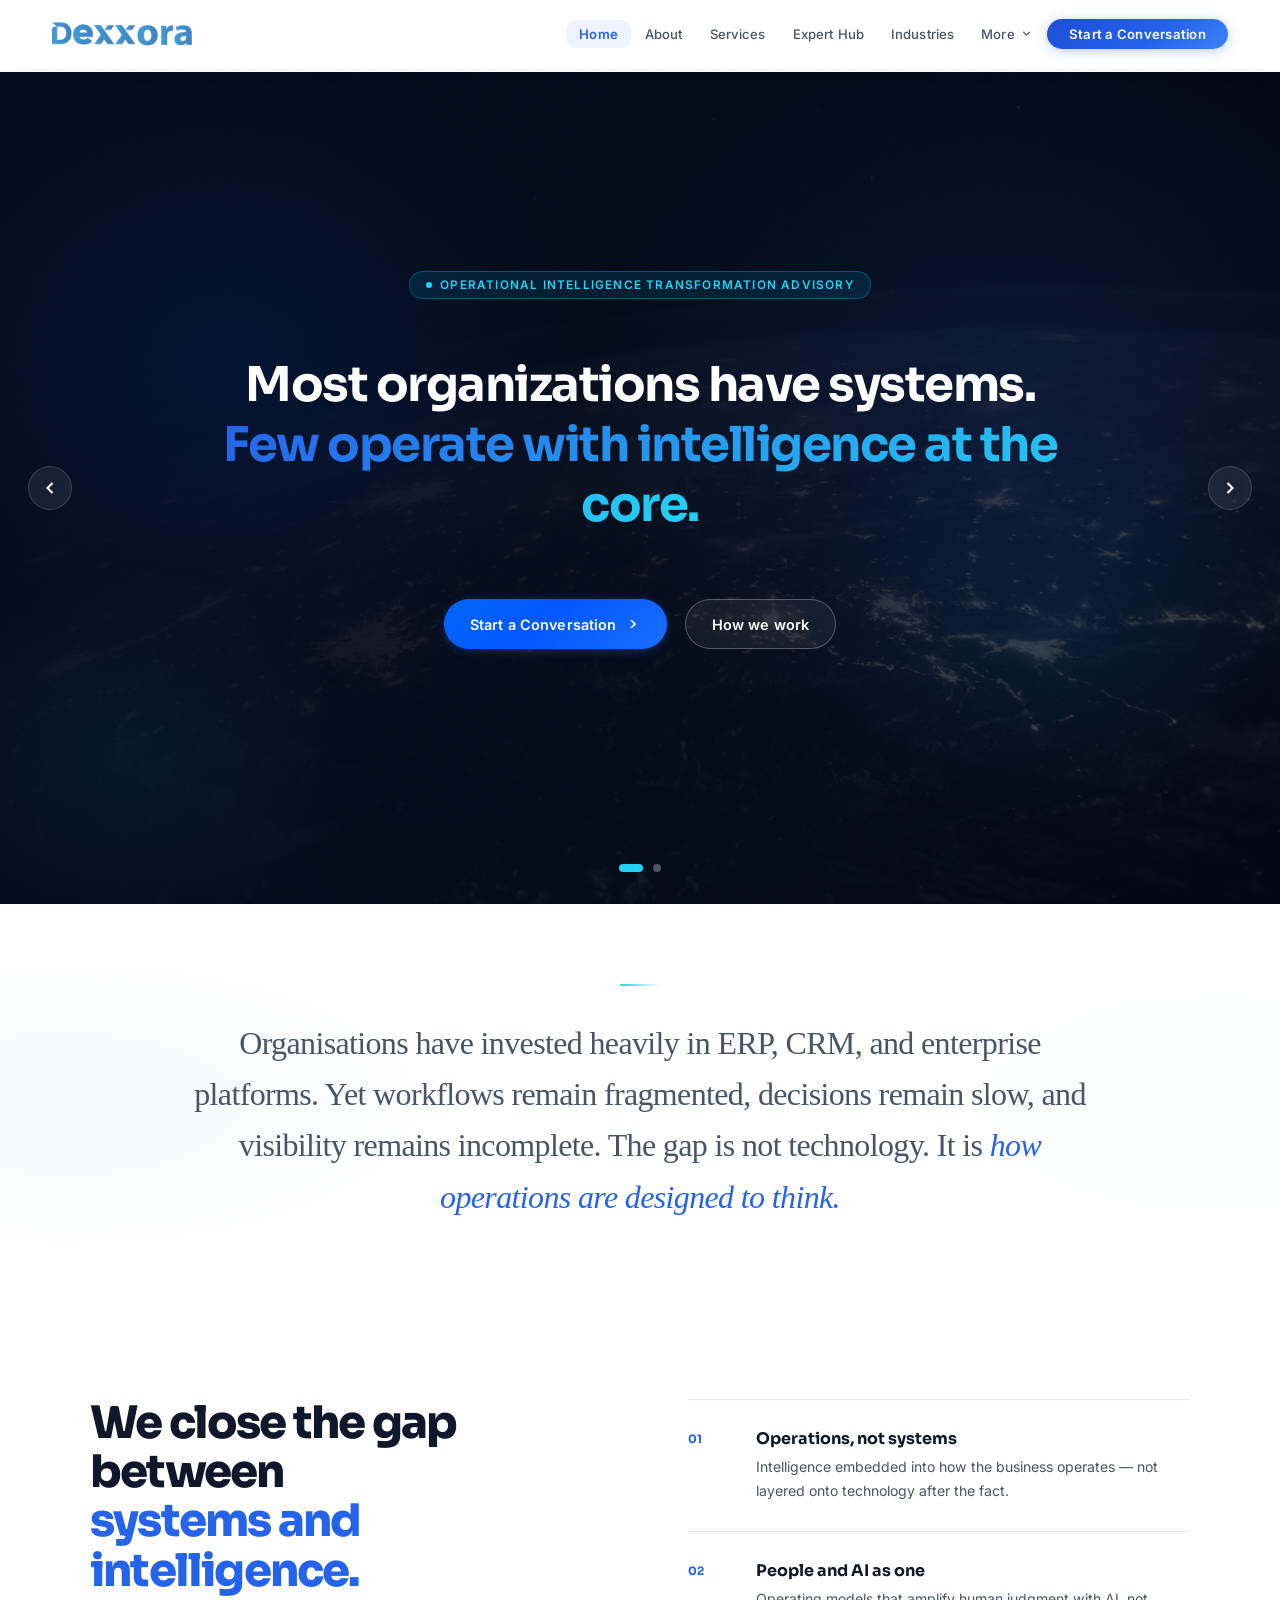
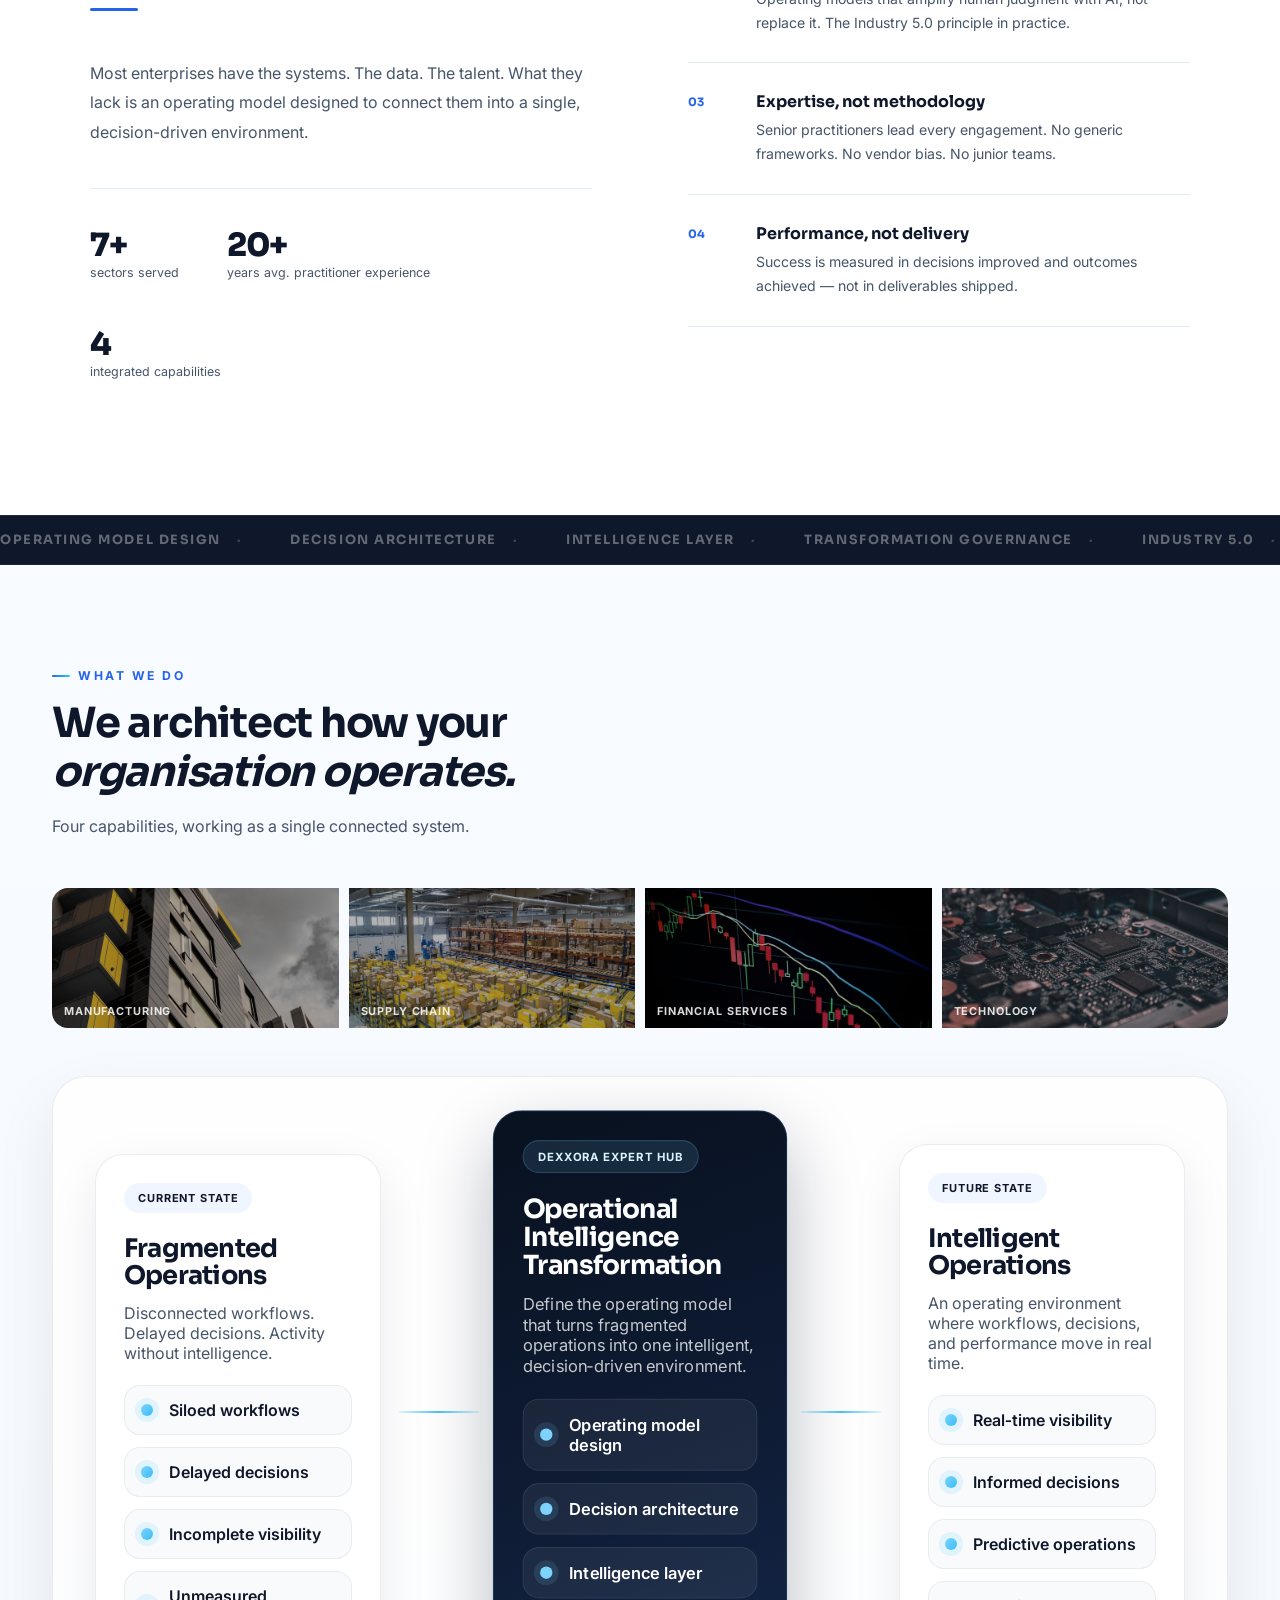
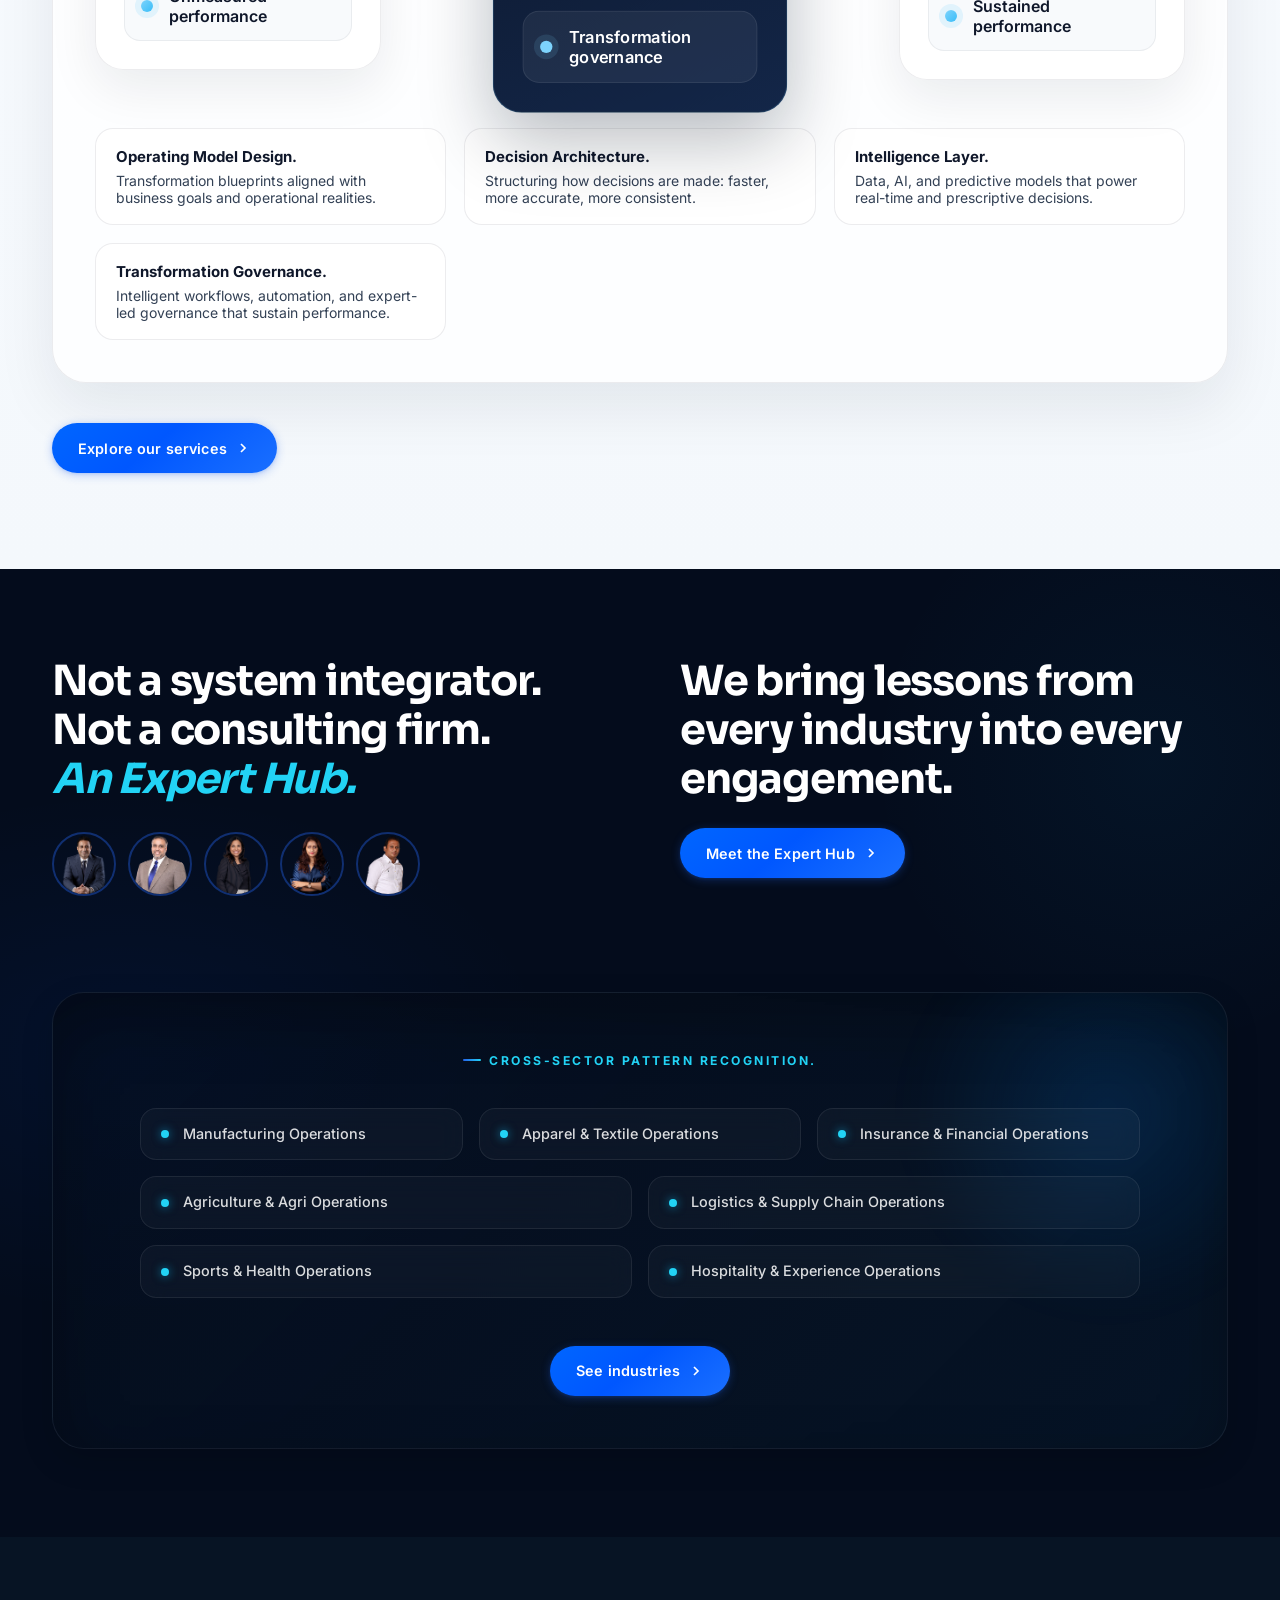
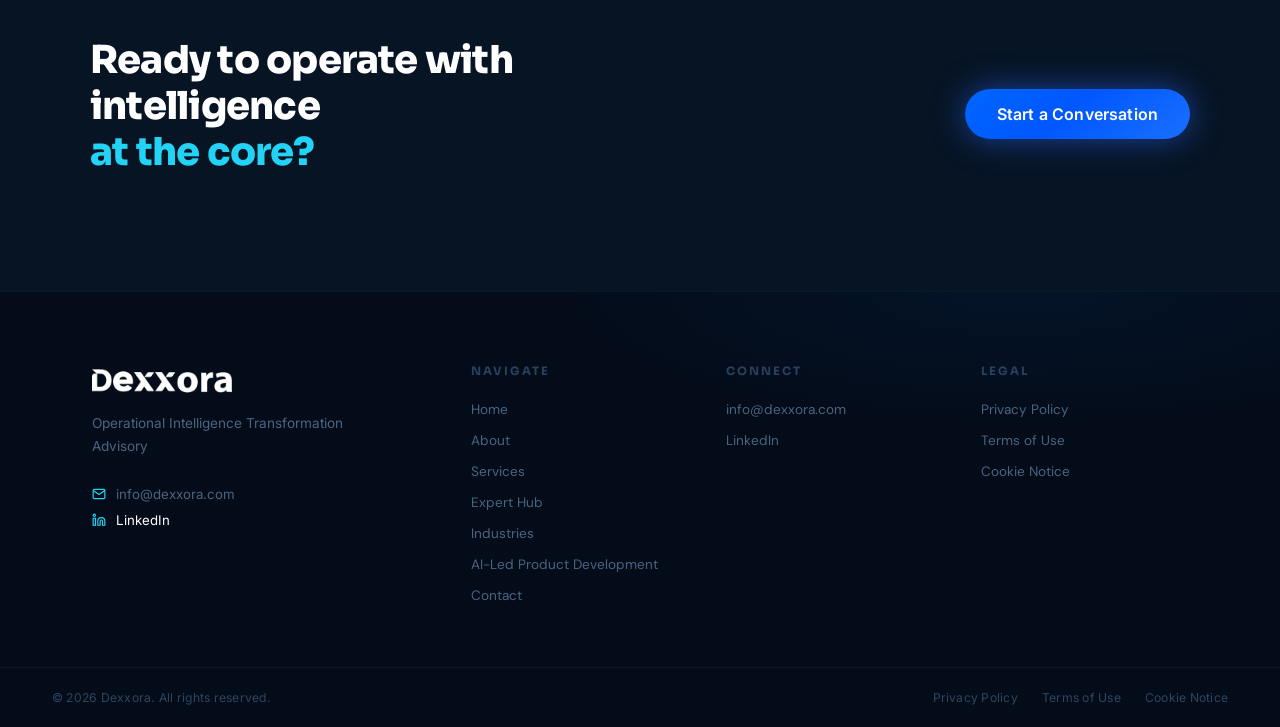
<file: index.html>
<!DOCTYPE html>
<html lang="en">
<head>
  <meta charset="UTF-8" />
  <meta http-equiv="refresh" content="0; url=home.html" />
  <title>Dexxora</title>
  <link rel="icon" type="image/x-icon" href="favicon.ico">
  <script>window.location.replace('home.html');</script>
</head>
<body></body>
</html>
</file>
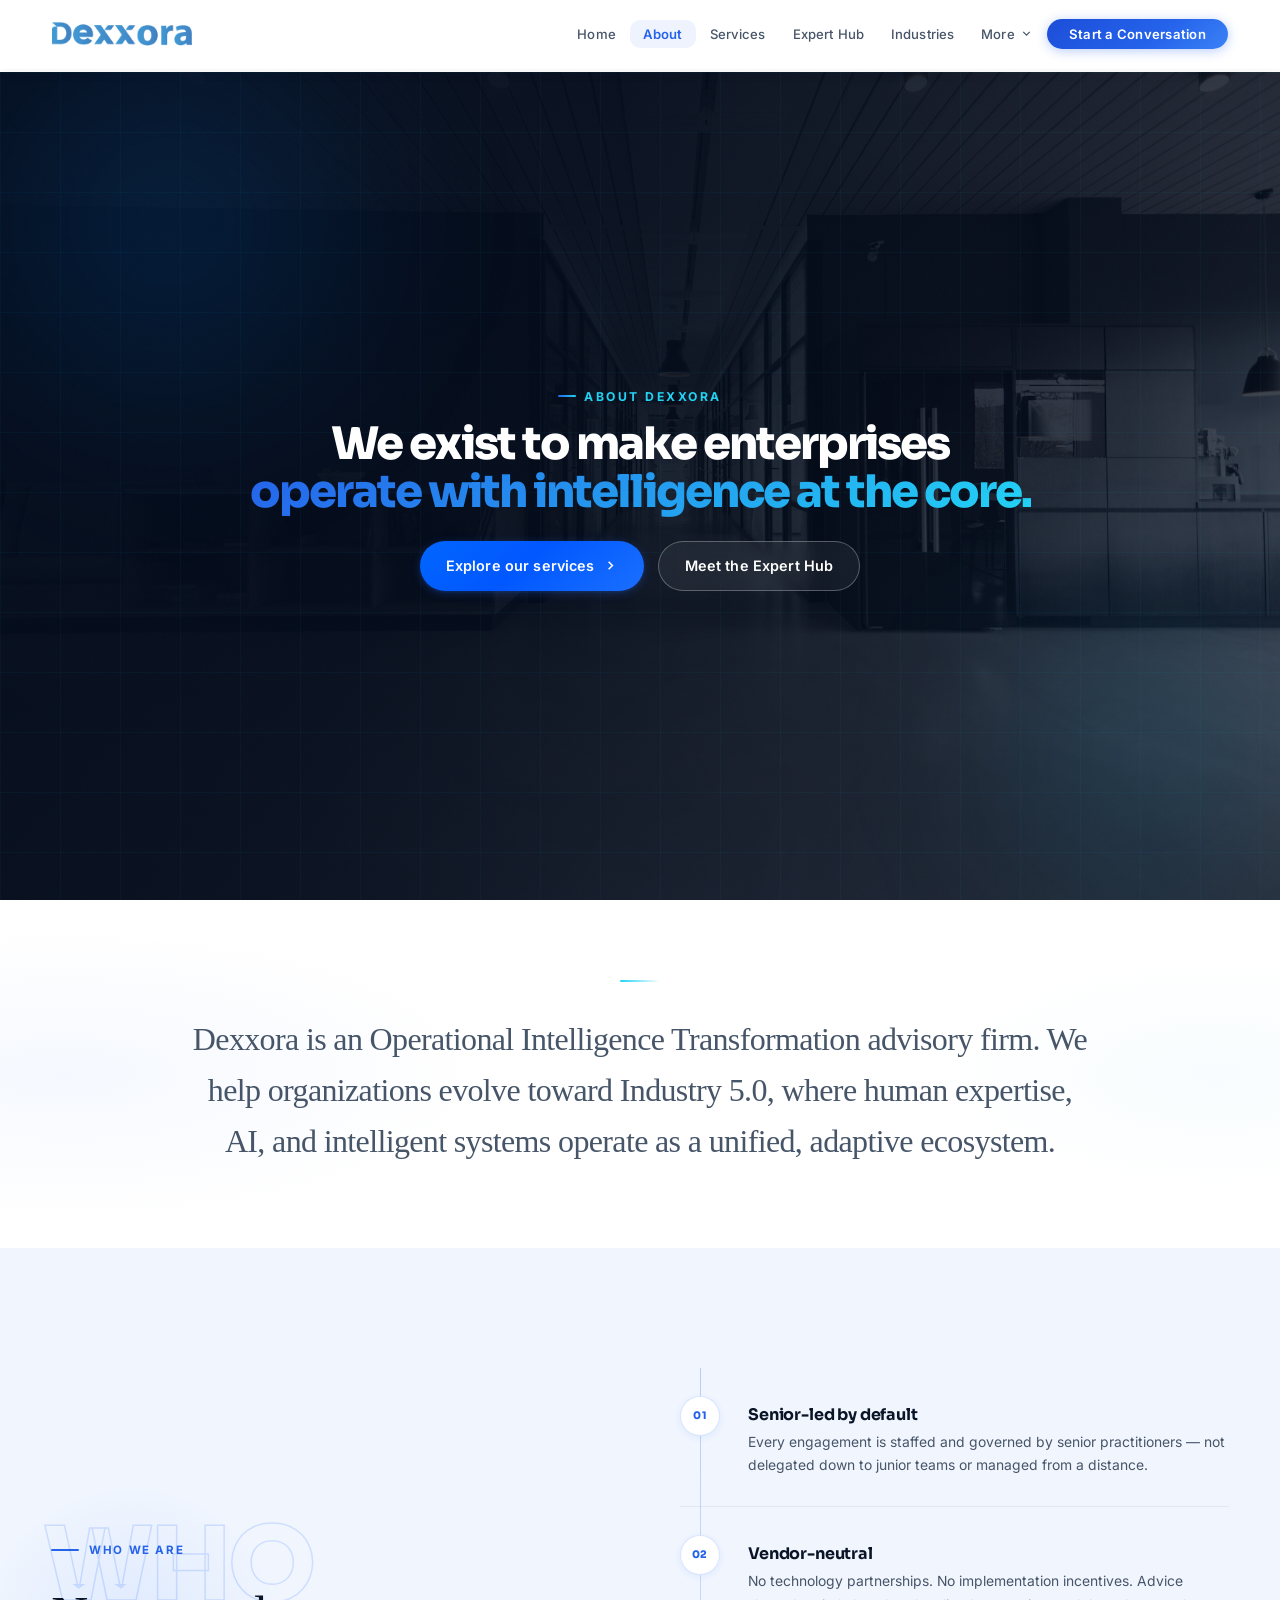
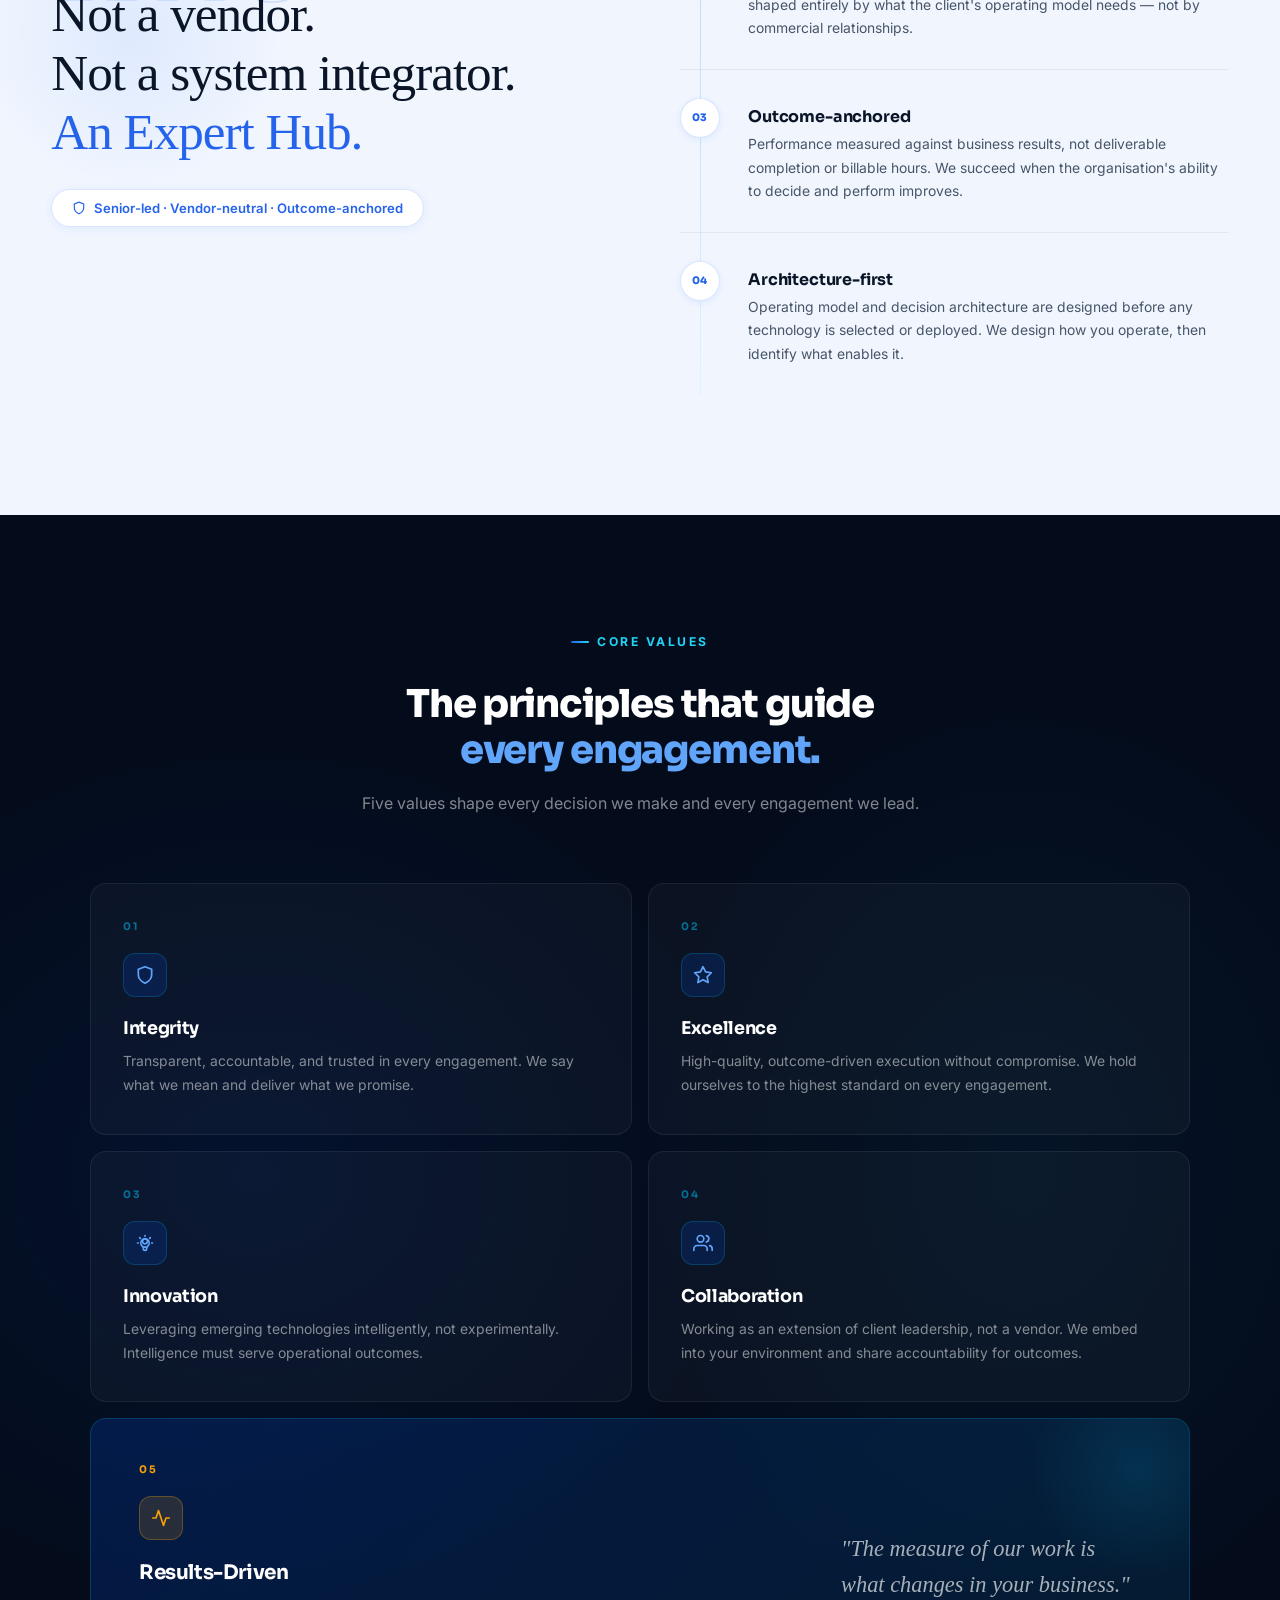
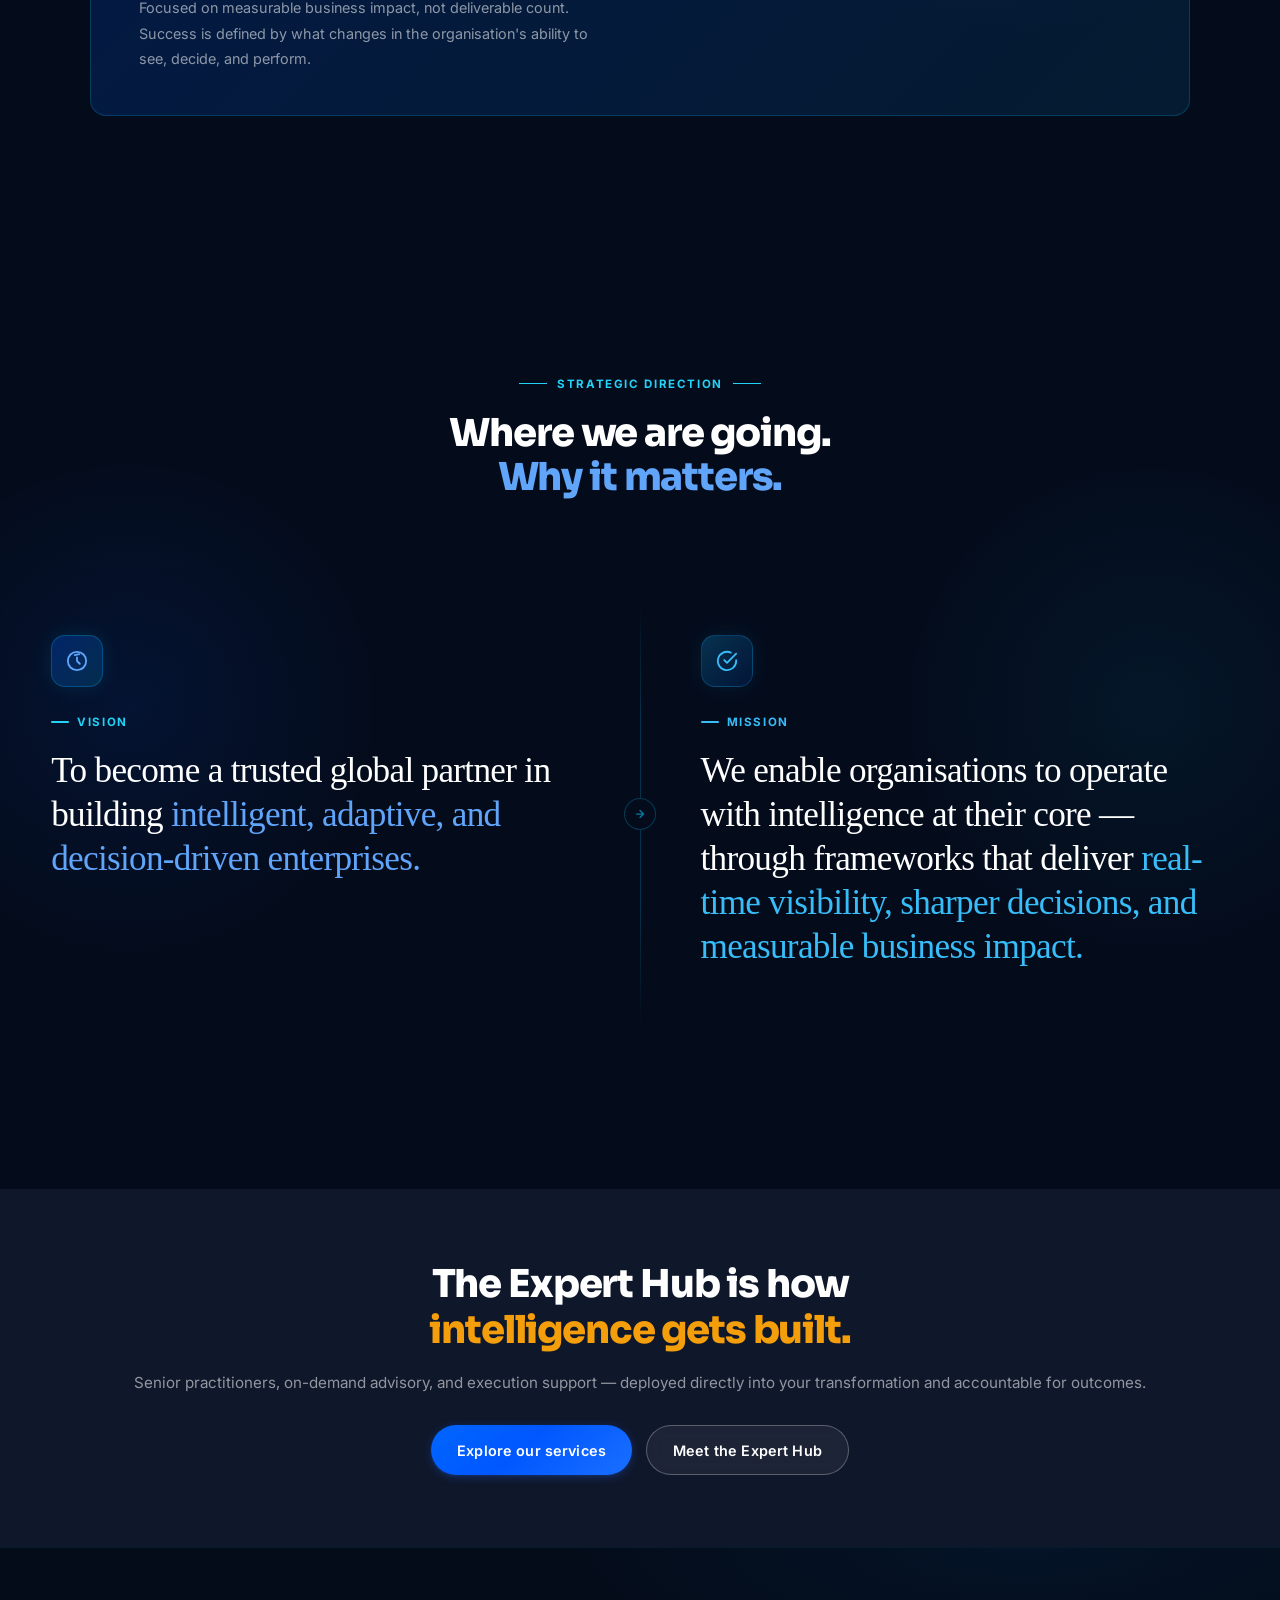
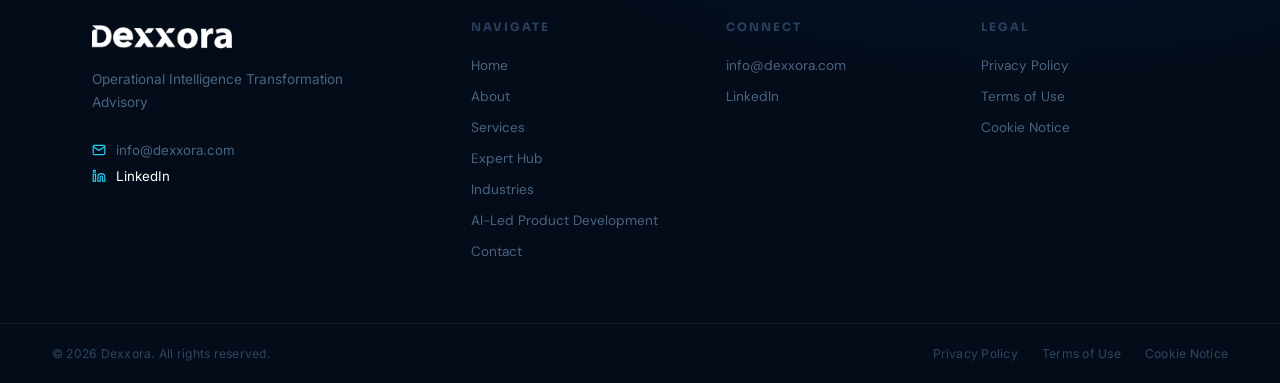
<file: about.html>
<!DOCTYPE html>
<html lang="en">

<head>
  <meta charset="UTF-8" />
  <meta name="viewport" content="width=device-width, initial-scale=1.0, maximum-scale=1.0, user-scalable=no" />
  <link rel="icon" type="image/x-icon" href="favicon.ico">
  <title>About Dexxora: Operational Intelligence Transformation Advisory</title>
  <meta name="description" content="Dexxora is an Operational Intelligence Transformation advisory firm helping organizations operate with intelligence at the core and evolve toward Industry 5.0, where human expertise, AI, and intelligent systems operate as a unified ecosystem." />
  <link rel="preconnect" href="https://fonts.googleapis.com" />
  <link rel="preconnect" href="https://fonts.gstatic.com" crossorigin>
  <link
    href="https://fonts.googleapis.com/css2?family=Sora:wght@300;400;600;700;800&family=DM+Sans:wght@300;400;500;600&family=Inter:wght@300;400;500;600;700&display=swap"
    rel="stylesheet" />
  <link rel="stylesheet" href="styles.css" />
  <style>
    /* Multi-page: always show page content */
    .page { display: block !important; opacity: 1 !important; }
  </style>
</head>

<body>
  <nav>
    <div class="nav-brand" onclick="showPage('home')">
      <div class="logo-mark"><img src="blue gradient logo_180 X 40 px.png" alt="Dexxora"></div>
    </div>
    <ul class="nav-links">
      <li><button onclick="showPage('home')" id="nav-home">Home</button></li>
      <li><button onclick="showPage('about')" id="nav-about">About</button></li>
      <li><button onclick="showPage('services')" id="nav-services">Services</button></li>
      <li><button onclick="showPage('expert')" id="nav-expert">Expert Hub</button></li>
      <li><button onclick="showPage('industries')" id="nav-industries">Industries</button></li>
      <li class="nav-dropdown">
        <button class="nav-dropdown-btn">More <svg viewBox="0 0 24 24">
            <polyline points="6 9 12 15 18 9" />
          </svg></button>
        <div class="nav-dropdown-menu">
          <button onclick="showPage('solution')" id="nav-solution" style="display:none;">
            <svg viewBox="0 0 24 24">
              <path
                d="M21 16V8a2 2 0 0 0-1-1.73l-7-4a2 2 0 0 0-2 0l-7 4A2 2 0 0 0 3 8v8a2 2 0 0 0 1 1.73l7 4a2 2 0 0 0 2 0l7-4A2 2 0 0 0 21 16z" />
            </svg>Solution Hub
          </button>
          <button onclick="showPage('aiproduct')" id="nav-aiproduct">
            <svg viewBox="0 0 24 24">
              <circle cx="12" cy="12" r="10" />
              <path d="M12 8v4l3 3" />
            </svg>AI-Led Product Development
          </button>
        </div>
      </li>
      <li><button onclick="showPage('contact')" id="nav-contact" class="nav-cta-btn">Start a Conversation</button></li>
    </ul>
    <button class="hamburger" id="hamburgerBtn" onclick="toggleMenu()" aria-label="Menu">
      <svg viewBox="0 0 24 24" fill="none" stroke-linecap="round" stroke-linejoin="round" stroke-width="2">
        <line x1="3" y1="12" x2="21" y2="12" />
        <line x1="3" y1="6" x2="21" y2="6" />
        <line x1="3" y1="18" x2="21" y2="18" />
      </svg>
    </button>
  </nav>
  <div class="mobile-menu" id="mobileMenu">
    <button onclick="showPage('home');toggleMenu()">Home</button>
    <button onclick="showPage('about');toggleMenu()">About</button>
    <button onclick="showPage('services');toggleMenu()">Services</button>
    <button onclick="showPage('expert');toggleMenu()">Expert Hub</button>
    <button onclick="showPage('industries');toggleMenu()">Industries</button>
    <div class="mobile-more-label">More</div>
    <button class="mobile-sub" onclick="showPage('solution');toggleMenu()" style="display:none;">Solution Hub</button>
    <button class="mobile-sub" onclick="showPage('aiproduct');toggleMenu()">AI-Led Product Development</button>
    <button onclick="showPage('contact');toggleMenu()">Start a Conversation</button>
  </div>
  <div class="page" id="page-about">

    <!-- HERO -->
    <div class="about-hero">
      <div class="hero-bg">
        <img src="images/hero-about.jpg" alt="About Dexxora advisory team">
      </div>
      <div class="about-hero-bg-grid"></div>
      <div class="about-hero-orb about-hero-orb-1"></div>
      <div class="about-hero-orb about-hero-orb-2"></div>
      <div style="position:relative;z-index:2;">
        <span class="s-eyebrow" style="color:var(--neon-blue);justify-content:center;display:inline-flex;">ABOUT DEXXORA</span>
        <h1>We exist to make enterprises<br><span>operate with intelligence at the core.</span></h1>

        <div style="display:flex;gap:14px;justify-content:center;flex-wrap:wrap;margin-top:24px;">
          <button class="btn-primary" onclick="showPage('services')">Explore our services <svg width="15" height="15"
              viewBox="0 0 24 24" fill="none" stroke="currentColor" stroke-width="2.5">
              <polyline points="9 18 15 12 9 6" />
            </svg></button>
          <button class="btn-secondary" onclick="showPage('expert')">Meet the Expert Hub</button>
        </div>
      </div>
    </div>

    <!-- POSITIONING STATEMENT -->
    <section class="premium-statement-section premium-statement-light">
      <div class="premium-statement-inner">
        <p class="premium-statement-text premium-statement-text-dark">Dexxora is an Operational Intelligence Transformation advisory firm. We help organizations evolve toward Industry 5.0, where human expertise, AI, and intelligent systems operate as a unified, adaptive ecosystem.</p>
      </div>
    </section>

    <!-- WHO WE ARE — Creative Split Layout -->
    <section style="background:var(--bg-silver);padding:clamp(72px,10vw,120px) clamp(20px,4vw,52px);position:relative;overflow:hidden;">
      <style>
        .wwa-wrap { max-width:1200px; margin:0 auto; display:grid; grid-template-columns:1fr 1fr; gap:80px; align-items:center; }
        .wwa-left { position:relative; }
        .wwa-right { position:relative; }
        .wwa-orb {
          position:absolute; width:320px; height:320px; border-radius:50%;
          background:radial-gradient(circle, rgba(0,87,255,0.08) 0%, transparent 70%);
          top:-60px; left:-80px; pointer-events:none;
        }
        .wwa-big-label {
          font-family:'Sora',sans-serif;
          font-size:clamp(3.5rem,8vw,7rem);
          font-weight:900;
          color:transparent;
          -webkit-text-stroke:1.5px rgba(0,87,255,0.15);
          line-height:1;
          letter-spacing:-0.04em;
          position:absolute;
          top:-20px; left:-8px;
          user-select:none;
          pointer-events:none;
        }
        .wwa-eyebrow {
          display:inline-flex; align-items:center; gap:10px;
          font-family:'Inter',sans-serif; font-size:.72rem; font-weight:700;
          letter-spacing:.14em; text-transform:uppercase; color:var(--neon-blue2);
          margin-bottom:28px; position:relative; z-index:1;
        }
        .wwa-eyebrow::before {
          content:''; width:28px; height:2px;
          background:var(--neon-blue2); border-radius:2px;
        }
        .wwa-headline {
          font-family:'Instrument Serif',Georgia,serif;
          font-size:clamp(2.2rem,4vw,3.2rem);
          font-weight:400; color:#0a1628;
          line-height:1.15; letter-spacing:-.02em;
          margin-bottom:28px; position:relative; z-index:1;
        }
        .wwa-headline em { color:var(--neon-blue2); font-style:normal; }
        .wwa-body {
          font-size:1rem; color:var(--text-muted); line-height:1.85;
          font-family:'Inter',sans-serif; margin:0 0 36px;
          position:relative; z-index:1; max-width:480px;
        }
        .wwa-pill {
          display:inline-flex; align-items:center; gap:8px;
          background:#fff; border:1px solid rgba(0,87,255,0.15);
          border-radius:100px; padding:10px 20px;
          font-size:.82rem; font-weight:600; color:var(--neon-blue2);
          font-family:'Inter',sans-serif;
          box-shadow:0 2px 12px rgba(0,87,255,0.07);
        }
        .wwa-pill svg { width:14px; height:14px; stroke:var(--neon-blue2); stroke-width:2; fill:none; }
        .wwa-attr-list { display:flex; flex-direction:column; gap:0; position:relative; }
        .wwa-attr-list::before {
          content:''; position:absolute; left:20px; top:0; bottom:0; width:1px;
          background:linear-gradient(180deg, rgba(0,87,255,0.25), rgba(0,200,255,0.08));
        }
        .wwa-attr {
          display:flex; gap:28px; align-items:flex-start;
          padding:28px 0 28px 0;
          border-bottom:1px solid rgba(0,0,0,0.06);
          transition:background 0.2s;
        }
        .wwa-attr:last-child { border-bottom:none; }
        .wwa-attr-num-wrap {
          flex-shrink:0; width:40px; height:40px;
          background:#fff; border:1px solid rgba(0,87,255,0.15);
          border-radius:50%; display:flex; align-items:center; justify-content:center;
          position:relative; z-index:1;
          box-shadow:0 2px 8px rgba(0,87,255,0.08);
          transition:background 0.3s, border-color 0.3s;
        }
        .wwa-attr:hover .wwa-attr-num-wrap {
          background:var(--neon-blue2); border-color:var(--neon-blue2);
        }
        .wwa-attr-num {
          font-family:'Sora',sans-serif; font-size:.65rem; font-weight:800;
          color:var(--neon-blue2); letter-spacing:.05em;
          transition:color 0.3s;
        }
        .wwa-attr:hover .wwa-attr-num { color:#fff; }
        .wwa-attr-content { flex:1; padding-top:8px; }
        .wwa-attr-title {
          font-family:'Sora',sans-serif; font-size:1rem; font-weight:700;
          color:#0a1628; margin-bottom:6px; letter-spacing:-.01em;
        }
        .wwa-attr-desc {
          font-size:.87rem; color:var(--text-muted);
          line-height:1.7; font-family:'Inter',sans-serif; margin:0;
        }
        @media(max-width:860px) {
          .wwa-wrap { grid-template-columns:1fr; gap:48px; }
          .wwa-big-label { display:none; }
        }
      </style>

      <div class="wwa-wrap">
        <!-- LEFT: Statement -->
        <div class="wwa-left">
          <div class="wwa-orb"></div>
          <div class="wwa-big-label">WHO</div>
          <div class="wwa-eyebrow">WHO WE ARE</div>
          <h2 class="wwa-headline">
            Not a vendor.<br>Not a system integrator.<br>
            <em>An Expert Hub.</em>
          </h2>

          <div class="wwa-pill">
            <svg viewBox="0 0 24 24"><path d="M12 22s8-4 8-10V5l-8-3-8 3v7c0 6 8 10 8 10z"/></svg>
            Senior-led · Vendor-neutral · Outcome-anchored
          </div>
        </div>

        <!-- RIGHT: Attribute List -->
        <div class="wwa-right">
          <div class="wwa-attr-list">
            <div class="wwa-attr">
              <div class="wwa-attr-num-wrap"><span class="wwa-attr-num">01</span></div>
              <div class="wwa-attr-content">
                <div class="wwa-attr-title">Senior-led by default</div>
                <p class="wwa-attr-desc">Every engagement is staffed and governed by senior practitioners — not delegated down to junior teams or managed from a distance.</p>
              </div>
            </div>
            <div class="wwa-attr">
              <div class="wwa-attr-num-wrap"><span class="wwa-attr-num">02</span></div>
              <div class="wwa-attr-content">
                <div class="wwa-attr-title">Vendor-neutral</div>
                <p class="wwa-attr-desc">No technology partnerships. No implementation incentives. Advice shaped entirely by what the client's operating model needs — not by commercial relationships.</p>
              </div>
            </div>
            <div class="wwa-attr">
              <div class="wwa-attr-num-wrap"><span class="wwa-attr-num">03</span></div>
              <div class="wwa-attr-content">
                <div class="wwa-attr-title">Outcome-anchored</div>
                <p class="wwa-attr-desc">Performance measured against business results, not deliverable completion or billable hours. We succeed when the organisation's ability to decide and perform improves.</p>
              </div>
            </div>
            <div class="wwa-attr">
              <div class="wwa-attr-num-wrap"><span class="wwa-attr-num">04</span></div>
              <div class="wwa-attr-content">
                <div class="wwa-attr-title">Architecture-first</div>
                <p class="wwa-attr-desc">Operating model and decision architecture are designed before any technology is selected or deployed. We design how you operate, then identify what enables it.</p>
              </div>
            </div>
          </div>
        </div>
      </div>
    </section>

    <!-- CORE VALUES -->
    <section style="background:var(--bg-dark);padding:clamp(64px,10vw,112px) clamp(20px,4vw,52px);position:relative;overflow:hidden;">
      <div style="position:absolute;inset:0;pointer-events:none;background:radial-gradient(ellipse 60% 50% at 20% 50%,rgba(0,87,255,0.08) 0%,transparent 65%),radial-gradient(ellipse 50% 60% at 80% 50%,rgba(14,165,233,0.05) 0%,transparent 60%);"></div>
      <style>
        .cv-card {
          padding: 36px 32px;
          background: rgba(255,255,255,0.03);
          border: 1px solid rgba(255,255,255,0.07);
          border-radius: 16px;
          position: relative;
          overflow: hidden;
          transition: border-color 0.3s ease, background 0.3s ease, transform 0.3s ease;
          cursor: default;
        }
        .cv-card::before {
          content: '';
          position: absolute;
          inset: 0;
          background: linear-gradient(135deg, rgba(0,87,255,0.06) 0%, transparent 60%);
          opacity: 0;
          transition: opacity 0.3s ease;
          border-radius: 16px;
        }
        .cv-card:hover {
          border-color: rgba(0,200,255,0.25);
          background: rgba(255,255,255,0.05);
          transform: translateY(-4px);
        }
        .cv-card:hover::before { opacity: 1; }
        .cv-card:hover .cv-icon { box-shadow: 0 0 20px rgba(0,200,255,0.3); }
        .cv-num {
          font-family: 'Sora', sans-serif;
          font-size: 0.65rem;
          font-weight: 700;
          letter-spacing: 0.15em;
          text-transform: uppercase;
          color: rgba(0,200,255,0.5);
          margin-bottom: 20px;
        }
        .cv-icon {
          width: 44px; height: 44px;
          border-radius: 12px;
          background: rgba(0,87,255,0.15);
          border: 1px solid rgba(0,200,255,0.2);
          display: flex; align-items: center; justify-content: center;
          margin-bottom: 20px;
          transition: box-shadow 0.3s ease;
        }
        .cv-icon svg { width: 20px; height: 20px; stroke: #60a5fa; stroke-width: 2; stroke-linecap: round; stroke-linejoin: round; fill: none; }
        .cv-title {
          font-family: 'Sora', sans-serif;
          font-size: 1.1rem; font-weight: 700;
          color: #fff;
          margin-bottom: 10px;
          letter-spacing: -0.02em;
        }
        .cv-desc {
          font-size: 0.87rem;
          color: rgba(255,255,255,0.5);
          line-height: 1.75;
          font-family: 'Inter', sans-serif;
          margin: 0;
        }
        .cv-card-feature {
          grid-column: 1 / -1;
          padding: 44px 48px;
          background: linear-gradient(135deg, rgba(0,87,255,0.18) 0%, rgba(14,165,233,0.1) 100%);
          border: 1px solid rgba(0,200,255,0.2);
          border-radius: 16px;
          display: flex;
          align-items: center;
          justify-content: space-between;
          gap: 48px;
          flex-wrap: wrap;
          position: relative;
          overflow: hidden;
        }
        /* Grid definitions moved here so media queries can override */
        .cv-cards-grid {
          display: grid;
          grid-template-columns: repeat(2, 1fr);
          gap: 16px;
          width: 100%;
          box-sizing: border-box;
        }
        @media(max-width:768px) {
          .cv-cards-grid { grid-template-columns: 1fr; }
        }
        .strategic-vm-grid {
          display: grid;
          grid-template-columns: 1fr 1px 1fr;
          gap: 0;
          align-items: stretch;
        }
        .vm-vision { padding: 56px 60px 56px 0; position: relative; }
        .vm-mission { padding: 56px 0 56px 60px; position: relative; }

        @media(max-width:768px) {
          .cv-card { padding: 28px 20px; }
          .cv-card-feature { padding: 28px 20px; flex-direction: column; gap: 24px; align-items: flex-start; }
          .cv-card-feature > p { max-width: 100% !important; font-size: 1.1rem !important; }
          /* Strategic Direction */
          .strategic-vm-grid { grid-template-columns: 1fr; }
          .vm-divider { display: none; }
          .vm-vision { padding: 0 0 36px 0; border-bottom: 1px solid rgba(0,200,255,0.15); }
          .vm-mission { padding: 36px 0 0 0; }
          .strategic-header { margin-bottom: 40px !important; }
        }
        @media(max-width:600px) {
          .cv-cards-grid { grid-template-columns: 1fr; }
        }
        .cv-card-feature::before {
          content: '';
          position: absolute;
          right: -60px; top: -60px;
          width: 220px; height: 220px;
          border-radius: 50%;
          background: radial-gradient(circle, rgba(0,200,255,0.12) 0%, transparent 70%);
          pointer-events: none;
        }
      </style>
      <div style="max-width:1100px;margin:0 auto;position:relative;z-index:1;">
        <div style="text-align:center;max-width:640px;margin:0 auto 64px;">
          <span class="s-eyebrow" style="justify-content:center;color:var(--neon-blue);">CORE VALUES</span>
          <h2 style="font-family:'Sora',sans-serif;font-size:clamp(1.8rem,3vw,2.6rem);font-weight:800;color:#fff;line-height:1.2;letter-spacing:-0.03em;margin-top:16px;">The principles that guide<br><em style="font-style:normal;color:#60a5fa;">every engagement.</em></h2>
          <p style="font-size:1rem;color:rgba(255,255,255,0.5);line-height:1.85;font-family:'Inter',sans-serif;margin-top:16px;">Five values shape every decision we make and every engagement we lead.</p>
        </div>
        <div class="cv-cards-grid">
          <div class="cv-card">
            <div class="cv-num">01</div>
            <div class="cv-icon"><svg viewBox="0 0 24 24"><path d="M12 22s8-4 8-10V5l-8-3-8 3v7c0 6 8 10 8 10z"/></svg></div>
            <div class="cv-title">Integrity</div>
            <p class="cv-desc">Transparent, accountable, and trusted in every engagement. We say what we mean and deliver what we promise.</p>
          </div>
          <div class="cv-card">
            <div class="cv-num">02</div>
            <div class="cv-icon"><svg viewBox="0 0 24 24"><polygon points="12 2 15.09 8.26 22 9.27 17 14.14 18.18 21.02 12 17.77 5.82 21.02 7 14.14 2 9.27 8.91 8.26 12 2"/></svg></div>
            <div class="cv-title">Excellence</div>
            <p class="cv-desc">High-quality, outcome-driven execution without compromise. We hold ourselves to the highest standard on every engagement.</p>
          </div>
          <div class="cv-card">
            <div class="cv-num">03</div>
            <div class="cv-icon"><svg viewBox="0 0 24 24"><path d="M9.663 17h4.673M12 3v1m6.364 1.636l-.707.707M21 12h-1M4 12H3m3.343-5.657l-.707-.707m2.828 9.9a5 5 0 1 1 7.072 0l-.548.547A3.374 3.374 0 0 0 14 18.469V19a2 2 0 1 1-4 0v-.531c0-.895-.356-1.754-.988-2.386l-.548-.547z"/><circle cx="12" cy="10" r="3"/></svg></div>
            <div class="cv-title">Innovation</div>
            <p class="cv-desc">Leveraging emerging technologies intelligently, not experimentally. Intelligence must serve operational outcomes.</p>
          </div>
          <div class="cv-card">
            <div class="cv-num">04</div>
            <div class="cv-icon"><svg viewBox="0 0 24 24"><path d="M17 21v-2a4 4 0 0 0-4-4H5a4 4 0 0 0-4 4v2"/><circle cx="9" cy="7" r="4"/><path d="M23 21v-2a4 4 0 0 0-3-3.87"/><path d="M16 3.13a4 4 0 0 1 0 7.75"/></svg></div>
            <div class="cv-title">Collaboration</div>
            <p class="cv-desc">Working as an extension of client leadership, not a vendor. We embed into your environment and share accountability for outcomes.</p>
          </div>
          <div class="cv-card-feature">
            <div style="position:relative;z-index:1;">
              <div style="font-family:'Sora',sans-serif;font-size:0.65rem;font-weight:700;letter-spacing:0.15em;text-transform:uppercase;color:#f59e0b;margin-bottom:20px;">05</div>
              <div style="width:44px;height:44px;border-radius:12px;background:rgba(245,158,11,0.15);border:1px solid rgba(245,158,11,0.3);display:flex;align-items:center;justify-content:center;margin-bottom:20px;">
                <svg width="20" height="20" viewBox="0 0 24 24" fill="none" stroke="#f59e0b" stroke-width="2" stroke-linecap="round" stroke-linejoin="round"><polyline points="22 12 18 12 15 21 9 3 6 12 2 12"/></svg>
              </div>
              <div style="font-family:'Sora',sans-serif;font-size:1.25rem;font-weight:700;color:#fff;margin-bottom:10px;letter-spacing:-0.02em;">Results-Driven</div>
              <p style="font-size:.9rem;color:rgba(255,255,255,0.55);line-height:1.75;font-family:'Inter',sans-serif;margin:0;max-width:480px;">Focused on measurable business impact, not deliverable count. Success is defined by what changes in the organisation's ability to see, decide, and perform.</p>
            </div>
            <p style="font-family:'Instrument Serif',Georgia,serif;font-size:1.4rem;color:rgba(255,255,255,0.65);font-style:italic;max-width:300px;line-height:1.6;margin:0;position:relative;z-index:1;">"The measure of our work is what changes in your business."</p>
          </div>
        </div>
      </div>
    </section>

    <!-- VISION & MISSION — Enhanced -->
    <section style="background:#040c1c;padding:clamp(80px,12vw,140px) clamp(20px,4vw,52px);position:relative;overflow:hidden;">
      <!-- Background elements -->
      <div style="position:absolute;inset:0;pointer-events:none;">
        <div style="position:absolute;left:-120px;top:50%;transform:translateY(-50%);width:500px;height:500px;border-radius:50%;background:radial-gradient(circle,rgba(0,87,255,0.12) 0%,transparent 70%);"></div>
        <div style="position:absolute;right:-120px;top:50%;transform:translateY(-50%);width:500px;height:500px;border-radius:50%;background:radial-gradient(circle,rgba(0,200,255,0.07) 0%,transparent 70%);"></div>
        <div style="position:absolute;inset:0;background:linear-gradient(180deg,rgba(4,12,28,0) 0%,rgba(4,12,28,0.4) 100%);"></div>
      </div>

      <div style="max-width:1200px;margin:0 auto;position:relative;z-index:1;">
        <!-- Section header -->
        <div class="strategic-header" style="text-align:center;margin-bottom:80px;">
          <span style="display:inline-flex;align-items:center;gap:10px;font-family:'Inter',sans-serif;font-size:.72rem;font-weight:700;letter-spacing:.14em;text-transform:uppercase;color:var(--neon-blue);margin-bottom:20px;">
            <span style="width:28px;height:1px;background:var(--neon-blue);display:inline-block;"></span>
            Strategic Direction
            <span style="width:28px;height:1px;background:var(--neon-blue);display:inline-block;"></span>
          </span>
          <h2 style="font-family:'Sora',sans-serif;font-size:clamp(1.8rem,3vw,2.8rem);font-weight:800;color:#fff;letter-spacing:-0.03em;line-height:1.15;margin:0;">Where we are going.<br><span style="color:#60a5fa;">Why it matters.</span></h2>
        </div>

        <!-- Vision & Mission cards -->
        <div class="strategic-vm-grid">

          <!-- VISION -->
          <div class="vm-vision">

            <!-- Icon badge -->
            <div style="width:52px;height:52px;border-radius:14px;background:linear-gradient(135deg,rgba(0,87,255,0.3),rgba(0,200,255,0.15));border:1px solid rgba(0,200,255,0.25);display:flex;align-items:center;justify-content:center;margin-bottom:28px;box-shadow:0 0 20px rgba(0,200,255,0.12);">
              <svg width="22" height="22" viewBox="0 0 24 24" fill="none" stroke="#60a5fa" stroke-width="2" stroke-linecap="round" stroke-linejoin="round"><circle cx="12" cy="12" r="10"/><path d="M12 8v4l3 3"/><path d="m14.5 4.5-5 1"/></svg>
            </div>
            <div style="font-family:'Inter',sans-serif;font-size:.72rem;font-weight:700;letter-spacing:.14em;text-transform:uppercase;color:var(--neon-blue);margin-bottom:20px;display:flex;align-items:center;gap:8px;">
              <span style="width:18px;height:2px;background:var(--neon-blue);display:inline-block;border-radius:2px;"></span>Vision
            </div>
            <h3 style="font-family:'Instrument Serif',Georgia,serif;font-size:clamp(1.6rem,2.8vw,2.2rem);font-weight:400;color:#fff;line-height:1.25;letter-spacing:-.02em;margin-bottom:24px;">To become a trusted global partner in building <em style="color:#60a5fa;font-style:normal;">intelligent, adaptive, and decision-driven enterprises.</em></h3>

          </div>

          <!-- Divider -->
          <div class="vm-divider" style="background:linear-gradient(180deg,transparent 5%,rgba(0,200,255,0.2) 30%,rgba(0,200,255,0.2) 70%,transparent 95%);margin:0 0;position:relative;">
            <div style="position:absolute;top:50%;left:50%;transform:translate(-50%,-50%);width:32px;height:32px;border-radius:50%;background:#040c1c;border:1px solid rgba(0,200,255,0.25);display:flex;align-items:center;justify-content:center;">
              <svg width="12" height="12" viewBox="0 0 24 24" fill="none" stroke="rgba(0,200,255,0.6)" stroke-width="2.5" stroke-linecap="round"><path d="M5 12h14M12 5l7 7-7 7"/></svg>
            </div>
          </div>

          <!-- MISSION -->
          <div class="vm-mission">

            <!-- Icon badge -->
            <div style="width:52px;height:52px;border-radius:14px;background:linear-gradient(135deg,rgba(14,165,233,0.25),rgba(0,87,255,0.12));border:1px solid rgba(14,165,233,0.25);display:flex;align-items:center;justify-content:center;margin-bottom:28px;box-shadow:0 0 20px rgba(14,165,233,0.1);">
              <svg width="22" height="22" viewBox="0 0 24 24" fill="none" stroke="#38bdf8" stroke-width="2" stroke-linecap="round" stroke-linejoin="round"><path d="M22 11.08V12a10 10 0 1 1-5.93-9.14"/><polyline points="22 4 12 14.01 9 11.01"/></svg>
            </div>
            <div style="font-family:'Inter',sans-serif;font-size:.72rem;font-weight:700;letter-spacing:.14em;text-transform:uppercase;color:#38bdf8;margin-bottom:20px;display:flex;align-items:center;gap:8px;">
              <span style="width:18px;height:2px;background:#38bdf8;display:inline-block;border-radius:2px;"></span>Mission
            </div>
            <h3 style="font-family:'Instrument Serif',Georgia,serif;font-size:clamp(1.6rem,2.8vw,2.2rem);font-weight:400;color:#fff;line-height:1.25;letter-spacing:-.02em;margin-bottom:24px;">We enable organisations to operate with intelligence at their core — through frameworks that deliver <em style="color:#38bdf8;font-style:normal;">real-time visibility, sharper decisions, and measurable business impact.</em></h3>

          </div>
        </div>
      </div>
    </section>



    <!-- CLOSING — text band with amber accent -->
    <div class="text-band">
      <div class="text-band-inner" style="display: flex; flex-direction: column; align-items: center; text-align: center;">
        <div>
          <p class="text-band-heading">The Expert Hub is how<br><em>intelligence gets built.</em></p>
          <p class="text-band-body" style="margin-top:16px;margin-bottom:28px;">Senior practitioners, on-demand advisory, and execution support — deployed directly into your transformation and accountable for outcomes.</p>
          <div style="display:flex;gap:14px;flex-wrap:wrap;justify-content:center;">
            <button class="btn-primary" onclick="showPage('services')">Explore our services</button>
            <button class="btn-secondary" onclick="showPage('expert')">Meet the Expert Hub</button>
          </div>
        </div>
      </div>
    </div>
    <footer>
      <div class="footer-main">
        <div>
          <div class="footer-brand">
            <div class="logo-mark"><img src="blue gradient logo_180 X 40 px.png" alt="Dexxora"></div>
            <div class="brand-text"><span class="brand-name">Dexxora</span></div>
          </div>
          <p class="footer-tagline">Operational Intelligence Transformation Advisory</p>
          <div class="footer-contact-item"><svg viewBox="0 0 24 24">
              <path d="M4 4h16c1.1 0 2 .9 2 2v12c0 1.1-.9 2-2 2H4c-1.1 0-2-.9-2-2V6c0-1.1.9-2 2-2z" />
              <polyline points="22,6 12,13 2,6" />
            </svg><a href="mailto:info@dexxora.com">info@dexxora.com</a></div>
          <a href="https://linkedin.com/company/dexxora" target="_blank" class="footer-contact-item" style="text-decoration:none;color:inherit;">
            <svg viewBox="0 0 24 24" fill="none" stroke="currentColor" stroke-width="2"><path d="M16 8a6 6 0 0 1 6 6v7h-4v-7a2 2 0 0 0-2-2 2 2 0 0 0-2 2v7h-4v-7a6 6 0 0 1 6-6z"/><rect x="2" y="9" width="4" height="12"/><circle cx="4" cy="4" r="2"/></svg>
            <span>LinkedIn</span>
          </a>
        </div>
        <div>
          <p class="footer-col-heading">Navigate</p>
          <ul class="footer-links">
            <li><button onclick="showPage('home')">Home</button></li>
            <li><button onclick="showPage('about')">About</button></li>
            <li><button onclick="showPage('services')">Services</button></li>
            <li><button onclick="showPage('expert')">Expert Hub</button></li>
            <li><button onclick="showPage('industries')">Industries</button></li>
            <li><button onclick="showPage('aiproduct')">AI-Led Product Development</button></li>
            <li><button onclick="showPage('contact')">Contact</button></li>
          </ul>
        </div>
        <div>
          <p class="footer-col-heading">Connect</p>
          <ul class="footer-links">
            <li><a href="mailto:info@dexxora.com">info@dexxora.com</a></li>
            <li><a href="https://linkedin.com/company/dexxora" target="_blank">LinkedIn</a></li>
          </ul>
        </div>
        <div>
          <p class="footer-col-heading">Legal</p>
          <ul class="footer-links">
            <li><a>Privacy Policy</a></li>
            <li><a>Terms of Use</a></li>
            <li><a>Cookie Notice</a></li>
          </ul>
        </div>
      </div>
      <div class="footer-bottom">
        <div>&copy; 2026 Dexxora. All rights reserved.</div>
        <div class="footer-bottom-links">
          <a>Privacy Policy</a>
          <a>Terms of Use</a>
          <a>Cookie Notice</a>
        </div>
      </div>
    </footer>
  </div>
  <script>
    function showPage(name) {
      var map = {
        home: 'home.html',
        about: 'about.html',
        services: 'services.html',
        expert: 'expert.html',
        industries: 'industries.html',
        aiproduct: 'aiproduct.html',
        solution: 'solution.html',
        contact: 'contact.html'
      };
      window.location.href = map[name] || 'index.html';
    }
        function toggleMenu() { document.getElementById('mobileMenu').classList.toggle('open'); }

    function initGapAnimations() {
      const cards = document.querySelectorAll('#page-home .gap-card');
      const obs = new IntersectionObserver(es => { es.forEach(e => { if (e.isIntersecting) e.target.classList.add('animate-in'); }); }, { threshold: .15 });
      cards.forEach(c => obs.observe(c));
    }

    function initFlowchart() {
      const steps = document.querySelectorAll('#fcWrap .fc-step');
      if (!steps.length) return;
      steps.forEach(s => s.classList.remove('fc-visible'));
      const obs = new IntersectionObserver(es => {
        es.forEach(e => { if (e.isIntersecting) { e.target.classList.add('fc-visible'); obs.unobserve(e.target); } });
      }, { threshold: .2 });
      steps.forEach(s => obs.observe(s));
    }

    // HOME HERO SLIDER
    let currentSlide = 1;
    let sliderTimer = null;

    function goToSlide(n) {
      const slides = document.querySelectorAll('#home-hero .hero-slide');
      const dots = document.querySelectorAll('#home-hero .slider-dot');
      slides.forEach(s => s.classList.remove('active-slide'));
      dots.forEach(d => d.classList.remove('active-dot'));
      currentSlide = n;
      const target = document.getElementById('slide-' + n);
      if (target) { target.classList.add('active-slide'); }
      if (dots[n - 1]) dots[n - 1].classList.add('active-dot');
      resetSliderTimer();
    }

    function nextSlide() {
      const total = document.querySelectorAll('#home-hero .hero-slide').length;
      goToSlide(currentSlide >= total ? 1 : currentSlide + 1);
    }

    function prevSlide() {
      const total = document.querySelectorAll('#home-hero .hero-slide').length;
      goToSlide(currentSlide <= 1 ? total : currentSlide - 1);
    }

    function resetSliderTimer() {
      if (sliderTimer) clearInterval(sliderTimer);
      sliderTimer = setInterval(nextSlide, 5000);
    }

    document.addEventListener('DOMContentLoaded', () => {
      initGapAnimations();
      resetSliderTimer();
    });
    // CONTACT FORM
    function submitContactForm() {
      const first = document.getElementById('cf_first').value.trim();
      const last = document.getElementById('cf_last').value.trim();
      const email = document.getElementById('cf_email').value.trim();
      const msg = document.getElementById('cf_message').value.trim();
      const errEl = document.getElementById('formError');
      const emailRx = /^[^\s@]+@[^\s@]+\.[^\s@]+$/;

      if (!first || !email || !msg || !emailRx.test(email)) {
        errEl.style.display = 'block';
        errEl.textContent = !email || !emailRx.test(email)
          ? 'Please enter a valid email address.'
          : 'Please fill in all required fields.';
        return;
      }
      errEl.style.display = 'none';

      const btn = document.getElementById('contactSubmitBtn');
      const btnText = document.getElementById('submitBtnText');
      const btnIcon = document.getElementById('submitBtnIcon');
      const spinner = document.getElementById('submitBtnSpinner');
      btn.disabled = true;
      btnText.textContent = 'Sending...';
      btnIcon.style.display = 'none';
      spinner.style.display = 'inline-block';

      const org = document.getElementById('cf_org').value.trim();
      const area = document.getElementById('cf_area').value;
      const body = `Name: ${first} ${last}\nEmail: ${email}\nOrganisation: ${org || '�'}\nArea of Interest: ${area || '�'}\n\nMessage:\n${msg}`;

      // Send via mailto as fallback (EmailJS / backend not available in static context)
      const mailto = `mailto:info@dexxora.com?subject=Enquiry from ${encodeURIComponent(first + ' ' + last)} � Dexxora Website&body=${encodeURIComponent(body)}`;
      window.location.href = mailto;

      // Show success state after short delay
      setTimeout(() => {
        document.getElementById('contactFormFields').style.display = 'none';
        document.getElementById('contactSuccess').style.display = 'block';
        btn.disabled = false;
        btnText.textContent = 'Send Message';
        btnIcon.style.display = 'inline-block';
        spinner.style.display = 'none';
      }, 800);
    }

    function resetContactForm() {
      ['cf_first', 'cf_last', 'cf_email', 'cf_org', 'cf_message'].forEach(id => {
        document.getElementById(id).value = '';
      });
      document.getElementById('cf_area').value = '';
      document.getElementById('formError').style.display = 'none';
      document.getElementById('contactFormFields').style.display = 'block';
      document.getElementById('contactSuccess').style.display = 'none';
    }

    // Set active nav item
    (function() {
      document.querySelectorAll('.nav-links button, .nav-links a').forEach(function(b) { b.classList.remove('nav-active'); });
      var btn = document.getElementById('nav-about');
      if (btn) btn.classList.add('nav-active');
    })();
  </script>
</body>

</html>
</file>
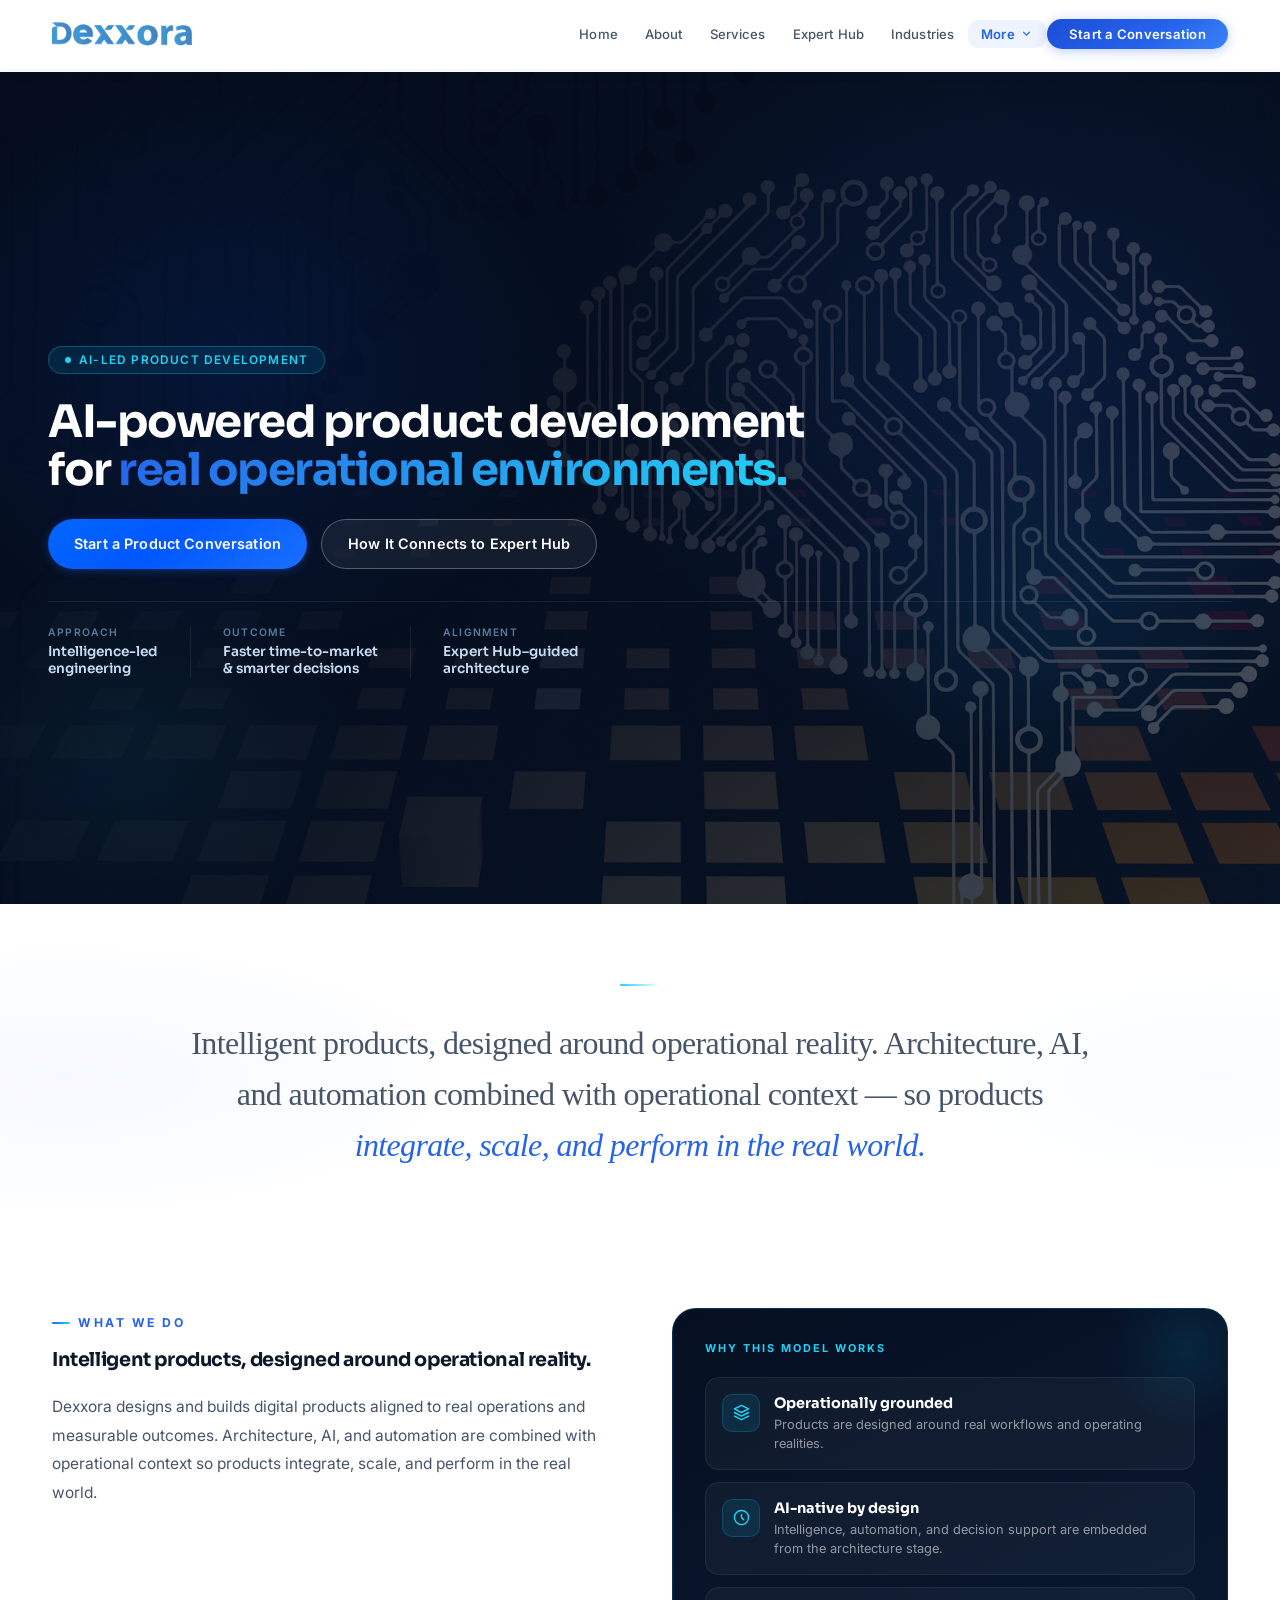
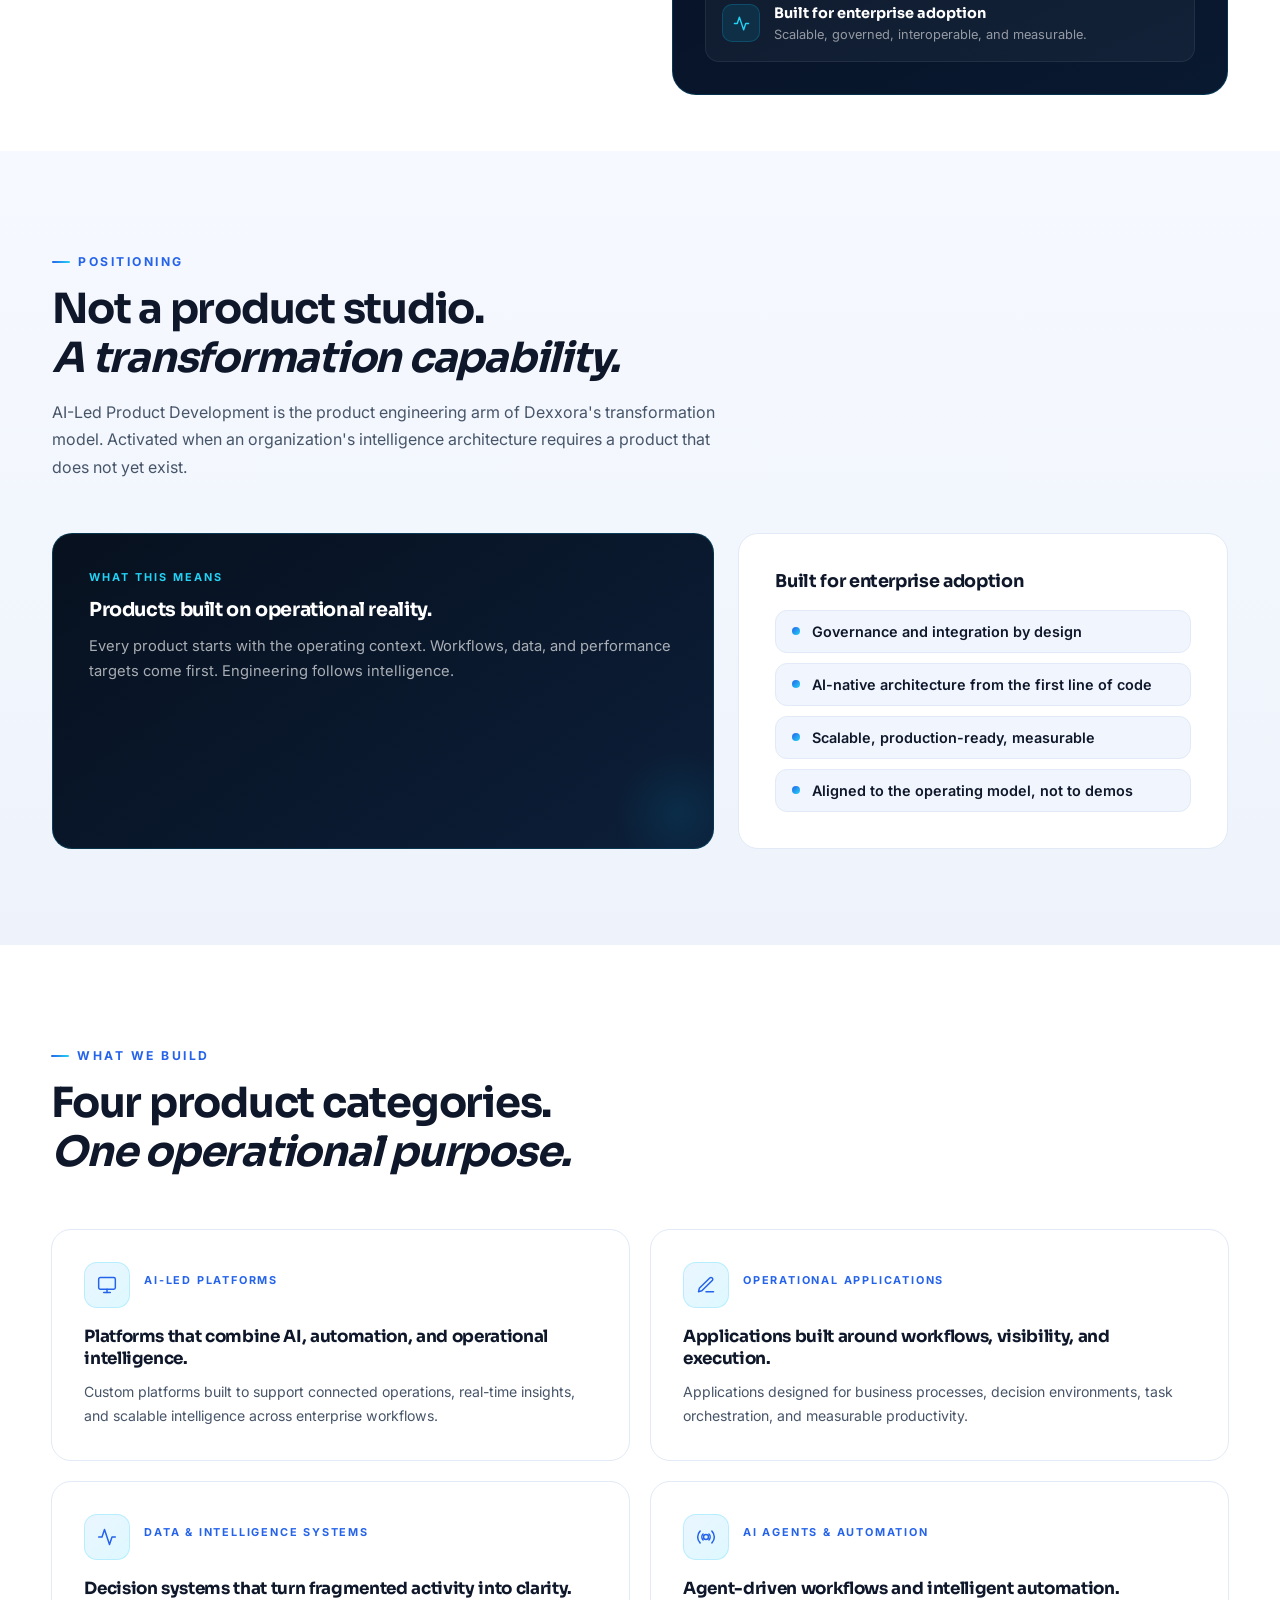
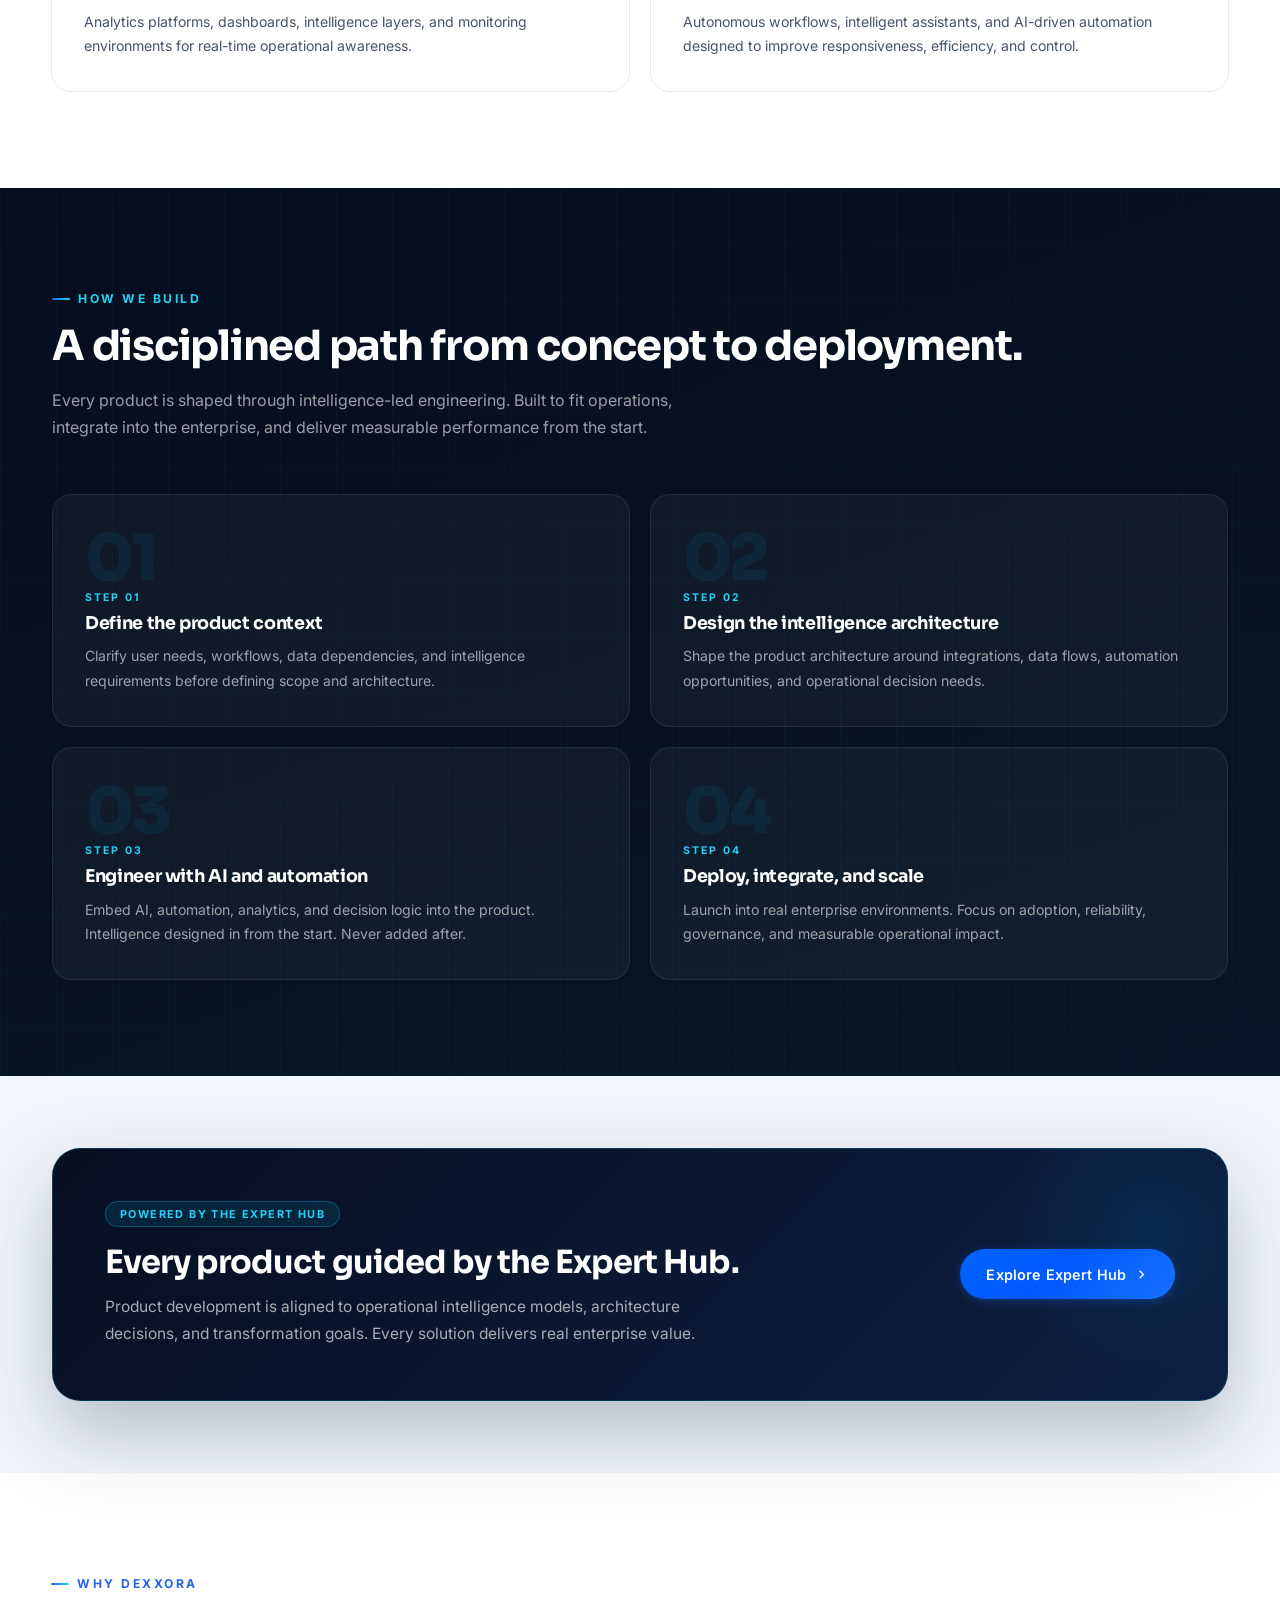
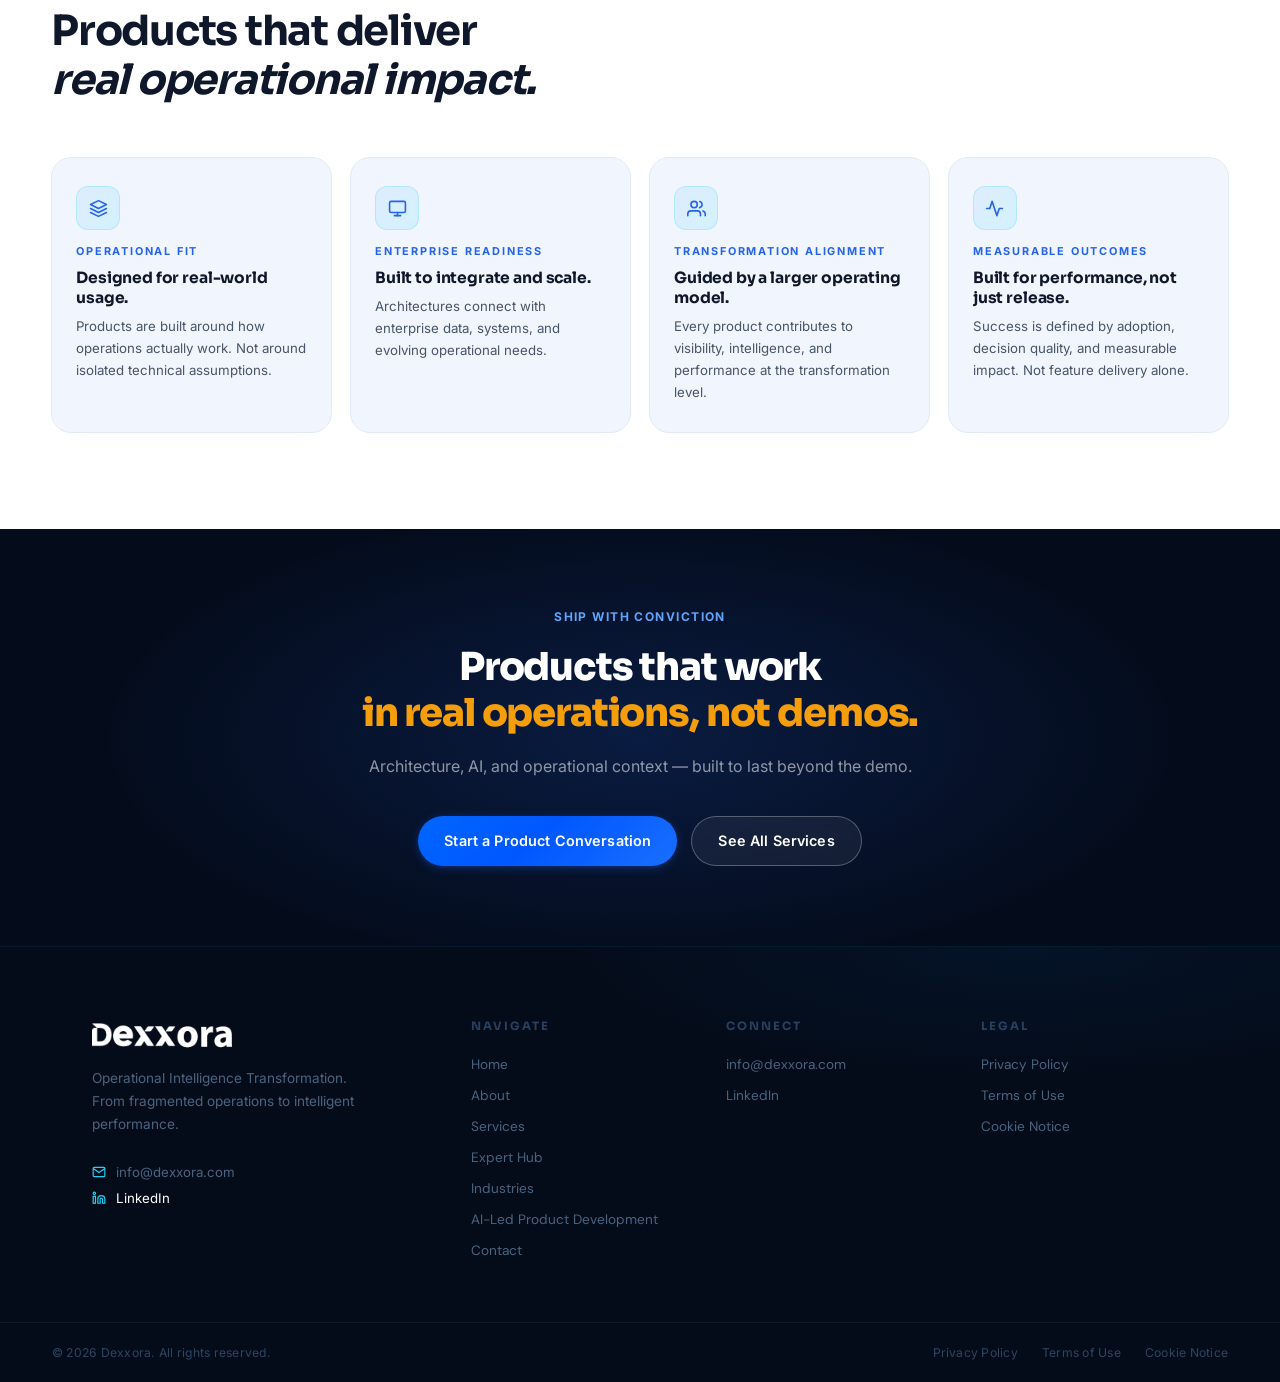
<file: aiproduct.html>
<!DOCTYPE html>
<html lang="en">

<head>
  <meta charset="UTF-8" />
  <meta name="viewport" content="width=device-width, initial-scale=1.0, maximum-scale=1.0, user-scalable=no" />
  <link rel="icon" type="image/x-icon" href="favicon.ico">
  <title>AI-Led Product Development � Dexxora</title>
  <link rel="preconnect" href="https://fonts.googleapis.com" />
  <link rel="preconnect" href="https://fonts.gstatic.com" crossorigin>
  <link
    href="https://fonts.googleapis.com/css2?family=Sora:wght@300;400;600;700;800&family=DM+Sans:wght@300;400;500;600&family=Inter:wght@300;400;500;600;700&display=swap"
    rel="stylesheet" />
  <link rel="stylesheet" href="styles.css" />
  <style>
    /* Multi-page: always show page content */
    .page { display: block !important; opacity: 1 !important; }
  </style>
</head>

<body>
  <nav>
    <div class="nav-brand" onclick="showPage('home')">
      <div class="logo-mark"><img src="blue gradient logo_180 X 40 px.png" alt="Dexxora"></div>
    </div>
    <ul class="nav-links">
      <li><button onclick="showPage('home')" id="nav-home">Home</button></li>
      <li><button onclick="showPage('about')" id="nav-about">About</button></li>
      <li><button onclick="showPage('services')" id="nav-services">Services</button></li>
      <li><button onclick="showPage('expert')" id="nav-expert">Expert Hub</button></li>
      <li><button onclick="showPage('industries')" id="nav-industries">Industries</button></li>
      <li class="nav-dropdown">
        <button class="nav-dropdown-btn">More <svg viewBox="0 0 24 24">
            <polyline points="6 9 12 15 18 9" />
          </svg></button>
        <div class="nav-dropdown-menu">
          <button onclick="showPage('solution')" id="nav-solution" style="display:none;">
            <svg viewBox="0 0 24 24">
              <path
                d="M21 16V8a2 2 0 0 0-1-1.73l-7-4a2 2 0 0 0-2 0l-7 4A2 2 0 0 0 3 8v8a2 2 0 0 0 1 1.73l7 4a2 2 0 0 0 2 0l7-4A2 2 0 0 0 21 16z" />
            </svg>Solution Hub
          </button>
          <button onclick="showPage('aiproduct')" id="nav-aiproduct">
            <svg viewBox="0 0 24 24">
              <circle cx="12" cy="12" r="10" />
              <path d="M12 8v4l3 3" />
            </svg>AI-Led Product Development
          </button>
        </div>
      </li>
      <li><button onclick="showPage('contact')" id="nav-contact" class="nav-cta-btn">Start a Conversation</button></li>
    </ul>
    <button class="hamburger" id="hamburgerBtn" onclick="toggleMenu()" aria-label="Menu">
      <svg viewBox="0 0 24 24" fill="none" stroke-linecap="round" stroke-linejoin="round" stroke-width="2">
        <line x1="3" y1="12" x2="21" y2="12" />
        <line x1="3" y1="6" x2="21" y2="6" />
        <line x1="3" y1="18" x2="21" y2="18" />
      </svg>
    </button>
  </nav>
  <div class="mobile-menu" id="mobileMenu">
    <button onclick="showPage('home');toggleMenu()">Home</button>
    <button onclick="showPage('about');toggleMenu()">About</button>
    <button onclick="showPage('services');toggleMenu()">Services</button>
    <button onclick="showPage('expert');toggleMenu()">Expert Hub</button>
    <button onclick="showPage('industries');toggleMenu()">Industries</button>
    <div class="mobile-more-label">More</div>
    <button class="mobile-sub" onclick="showPage('solution');toggleMenu()" style="display:none;">Solution Hub</button>
    <button class="mobile-sub" onclick="showPage('aiproduct');toggleMenu()">AI-Led Product Development</button>
    <button onclick="showPage('contact');toggleMenu()">Start a Conversation</button>
  </div>
  <div class="page" id="page-aiproduct">

    <!-- HERO -->
    <section class="hero">
      <div class="hero-bg">
        <img src="images/hero-aiproduct.jpg"
          alt="AI driven product development">
      </div>
      <div class="hero-content">
        <div class="hero-kicker">AI-Led Product Development</div>
        <h1>AI-powered product development for <span>real operational environments.</span></h1>
        <div class="hero-btns">
          <button class="btn-primary" onclick="showPage('contact')">Start a Product Conversation</button>
          <button class="btn-secondary" onclick="showPage('expert')">How It Connects to Expert Hub</button>
        </div>
      </div>
      <div class="hero-stats">
        <div class="hero-stat">
          <div class="hero-stat-label">Approach</div>
          <div class="hero-stat-val">Intelligence-led<br>engineering</div>
        </div>
        <div class="hero-stat">
          <div class="hero-stat-label">Outcome</div>
          <div class="hero-stat-val">Faster time-to-market<br>&amp; smarter decisions</div>
        </div>
        <div class="hero-stat">
          <div class="hero-stat-label">Alignment</div>
          <div class="hero-stat-val">Expert Hub&#8211;guided<br>architecture</div>
        </div>
      </div>
    </section>

    <!-- POSITIONING STATEMENT -->
    <section class="premium-statement-section premium-statement-light">
      <div class="premium-statement-inner">
        <p class="premium-statement-text premium-statement-text-dark">Intelligent products, designed around operational reality. Architecture, AI, and automation combined with operational context — so products <em>integrate, scale, and perform in the real world.</em></p>
      </div>
    </section>

    <!-- INTRO -->
    <section class="aipd-intro-section" style="padding-top:56px;padding-bottom:0;">
      <div class="container" style="padding-bottom:56px;">
        <div class="aipd-intro-grid">
          <div class="aipd-intro-left">
            <span class="s-eyebrow">What We Do</span>
            <p class="aipd-intro-subline">Intelligent products, designed around operational reality.</p>
            <p class="aipd-intro-copy">Dexxora designs and builds digital products aligned to real operations and
              measurable outcomes. Architecture, AI, and automation are combined with operational context so products
              integrate, scale, and perform in the real world.</p>
          </div>
          <div class="aipd-why-panel">
            <div class="aipd-why-label">Why this model works</div>
            <div class="aipd-why-list">
              <div class="aipd-why-item">
                <div class="aipd-why-item-icon"><svg viewBox="0 0 24 24" fill="none" stroke-width="2"
                    stroke-linecap="round" stroke-linejoin="round">
                    <path d="M12 2L2 7l10 5 10-5-10-5z" />
                    <path d="M2 17l10 5 10-5" />
                    <path d="M2 12l10 5 10-5" />
                  </svg></div>
                <div><strong>Operationally grounded</strong><span>Products are designed around real workflows and
                    operating realities.</span></div>
              </div>
              <div class="aipd-why-item">
                <div class="aipd-why-item-icon"><svg viewBox="0 0 24 24" fill="none" stroke-width="2"
                    stroke-linecap="round" stroke-linejoin="round">
                    <circle cx="12" cy="12" r="10" />
                    <path d="M12 8v4l3 3" />
                  </svg></div>
                <div><strong>AI-native by design</strong><span>Intelligence, automation, and decision support are
                    embedded from the architecture stage.</span></div>
              </div>
              <div class="aipd-why-item">
                <div class="aipd-why-item-icon"><svg viewBox="0 0 24 24" fill="none" stroke-width="2"
                    stroke-linecap="round" stroke-linejoin="round">
                    <polyline points="22 12 18 12 15 21 9 3 6 12 2 12" />
                  </svg></div>
                <div><strong>Built for enterprise adoption</strong><span>Scalable, governed, interoperable, and
                    measurable.</span></div>
              </div>
            </div>
          </div>
        </div>
      </div>
    </section>

    <!-- POSITIONING -->
    <section class="section aipd-positioning-section">
      <div class="container">
        <div class="aipd-section-head">
          <span class="s-eyebrow">Positioning</span>
          <h2 class="s-title">Not a product studio.<br><em>A transformation capability.</em></h2>
          <p class="s-sub" style="margin-left:0;margin-right:0;text-align:left;">AI-Led Product Development is the
            product engineering arm of Dexxora's transformation model. Activated when an organization's intelligence
            architecture requires a product that does not yet exist.</p>
        </div>
        <div class="aipd-positioning-grid">
          <div class="aipd-card aipd-card-dark">
            <div class="aipd-card-dark-eyebrow">What this means</div>
            <h3>Products built on operational reality.</h3>
            <p>Every product starts with the operating context. Workflows, data, and performance targets come first.
              Engineering follows intelligence.</p>
          </div>
          <div class="aipd-card aipd-card-light">
            <h3>Built for enterprise adoption</h3>
            <ul class="aipd-check-list">
              <li>Governance and integration by design</li>
              <li>AI-native architecture from the first line of code</li>
              <li>Scalable, production-ready, measurable</li>
              <li>Aligned to the operating model, not to demos</li>
            </ul>
          </div>
        </div>
      </div>
    </section>

    <!-- WHAT WE BUILD -->
    <section class="section" style="background:#fff;padding:clamp(48px,8vw,96px) clamp(20px,4vw,52px);">
      <div class="container">
        <div class="aipd-section-head">
          <span class="s-eyebrow">What We Build</span>
          <h2 class="s-title">Four product categories.<br><em>One operational purpose.</em></h2>
        </div>
        <div class="aipd-build-grid">
          <div class="aipd-build-card">
            <div class="aipd-build-card-header">
              <div class="aipd-build-icon"><svg viewBox="0 0 24 24" fill="none" stroke-width="1.8"
                  stroke-linecap="round" stroke-linejoin="round">
                  <rect x="2" y="3" width="20" height="14" rx="2" />
                  <line x1="8" y1="21" x2="16" y2="21" />
                  <line x1="12" y1="17" x2="12" y2="21" />
                </svg></div>
              <div class="aipd-mini-label">AI-Led Platforms</div>
            </div>
            <h3>Platforms that combine AI, automation, and operational intelligence.</h3>
            <p>Custom platforms built to support connected operations, real-time insights, and scalable intelligence
              across enterprise workflows.</p>
          </div>
          <div class="aipd-build-card">
            <div class="aipd-build-card-header">
              <div class="aipd-build-icon"><svg viewBox="0 0 24 24" fill="none" stroke-width="1.8"
                  stroke-linecap="round" stroke-linejoin="round">
                  <path d="M12 20h9" />
                  <path d="M16.5 3.5a2.12 2.12 0 1 1 3 3L7 19l-4 1 1-4z" />
                </svg></div>
              <div class="aipd-mini-label">Operational Applications</div>
            </div>
            <h3>Applications built around workflows, visibility, and execution.</h3>
            <p>Applications designed for business processes, decision environments, task orchestration, and measurable
              productivity.</p>
          </div>
          <div class="aipd-build-card">
            <div class="aipd-build-card-header">
              <div class="aipd-build-icon"><svg viewBox="0 0 24 24" fill="none" stroke-width="1.8"
                  stroke-linecap="round" stroke-linejoin="round">
                  <polyline points="22 12 18 12 15 21 9 3 6 12 2 12" />
                </svg></div>
              <div class="aipd-mini-label">Data &amp; Intelligence Systems</div>
            </div>
            <h3>Decision systems that turn fragmented activity into clarity.</h3>
            <p>Analytics platforms, dashboards, intelligence layers, and monitoring environments for real-time
              operational awareness.</p>
          </div>
          <div class="aipd-build-card">
            <div class="aipd-build-card-header">
              <div class="aipd-build-icon"><svg viewBox="0 0 24 24" fill="none" stroke-width="1.8"
                  stroke-linecap="round" stroke-linejoin="round">
                  <circle cx="12" cy="12" r="3" />
                  <path d="M19.07 4.93a10 10 0 0 1 0 14.14M4.93 4.93a10 10 0 0 0 0 14.14" />
                  <path d="M15.54 8.46a5 5 0 0 1 0 7.07M8.46 8.46a5 5 0 0 0 0 7.07" />
                </svg></div>
              <div class="aipd-mini-label">AI Agents &amp; Automation</div>
            </div>
            <h3>Agent-driven workflows and intelligent automation.</h3>
            <p>Autonomous workflows, intelligent assistants, and AI-driven automation designed to improve
              responsiveness, efficiency, and control.</p>
          </div>
        </div>
      </div>
    </section>

    <!-- HOW WE BUILD -->
    <section class="aipd-process-section">
      <div class="container">
        <div class="aipd-section-head">
          <span class="s-eyebrow" style="color:var(--neon-blue);">How We Build</span>
          <h2 class="s-title" style="color:#fff;">A disciplined path from concept to deployment.</h2>
          <p class="s-sub" style="margin-left:0;margin-right:0;text-align:left;color:rgba(255,255,255,0.6);">Every
            product is shaped through intelligence-led engineering. Built to fit operations, integrate into the
            enterprise, and deliver measurable performance from the start.</p>
        </div>
        <div class="aipd-process-grid">
          <div class="aipd-process-card">
            <div class="aipd-process-num">01</div>
            <div class="aipd-process-content">
              <div class="aipd-timeline-step">Step 01</div>
              <h3>Define the product context</h3>
              <p>Clarify user needs, workflows, data dependencies, and intelligence requirements before defining scope
                and architecture.</p>
            </div>
          </div>
          <div class="aipd-process-card">
            <div class="aipd-process-num">02</div>
            <div class="aipd-process-content">
              <div class="aipd-timeline-step">Step 02</div>
              <h3>Design the intelligence architecture</h3>
              <p>Shape the product architecture around integrations, data flows, automation opportunities, and
                operational decision needs.</p>
            </div>
          </div>
          <div class="aipd-process-card">
            <div class="aipd-process-num">03</div>
            <div class="aipd-process-content">
              <div class="aipd-timeline-step">Step 03</div>
              <h3>Engineer with AI and automation</h3>
              <p>Embed AI, automation, analytics, and decision logic into the product. Intelligence designed in from the
                start. Never added after.</p>
            </div>
          </div>
          <div class="aipd-process-card">
            <div class="aipd-process-num">04</div>
            <div class="aipd-process-content">
              <div class="aipd-timeline-step">Step 04</div>
              <h3>Deploy, integrate, and scale</h3>
              <p>Launch into real enterprise environments. Focus on adoption, reliability, governance, and measurable
                operational impact.</p>
            </div>
          </div>
        </div>
      </div>
    </section>

    <!-- EXPERT HUB BRIDGE -->
    <section class="section aipd-bridge-section">
      <div class="container">
        <div class="aipd-bridge-panel">
          <div class="aipd-bridge-left">
            <div class="aipd-bridge-badge">Powered by the Expert Hub</div>
            <h2>Every product guided by the Expert Hub.</h2>
            <p>Product development is aligned to operational intelligence models, architecture decisions, and
              transformation goals. Every solution delivers real enterprise value.</p>
          </div>
          <button class="btn-primary" onclick="showPage('expert')">Explore Expert Hub <svg width="15" height="15"
              viewBox="0 0 24 24" fill="none" stroke="currentColor" stroke-width="2.5">
              <polyline points="9 18 15 12 9 6" />
            </svg></button>
        </div>
      </div>
    </section>

    <!-- WHY DEXXORA -->
    <section class="section" style="background:#fff;padding:clamp(48px,8vw,96px) clamp(20px,4vw,52px);">
      <div class="container">
        <div class="aipd-section-head">
          <span class="s-eyebrow">Why Dexxora</span>
          <h2 class="s-title">Products that deliver<br><em>real operational impact.</em></h2>
        </div>
        <div class="aipd-why-diff-grid">
          <div class="aipd-why-diff-card">
            <div class="aipd-why-diff-icon"><svg viewBox="0 0 24 24" fill="none" stroke-width="2" stroke-linecap="round"
                stroke-linejoin="round">
                <path d="M12 2L2 7l10 5 10-5-10-5z" />
                <path d="M2 17l10 5 10-5" />
                <path d="M2 12l10 5 10-5" />
              </svg></div>
            <div class="aipd-mini-label">Operational fit</div>
            <h3>Designed for real-world usage.</h3>
            <p>Products are built around how operations actually work. Not around isolated technical assumptions.</p>
          </div>
          <div class="aipd-why-diff-card">
            <div class="aipd-why-diff-icon"><svg viewBox="0 0 24 24" fill="none" stroke-width="2" stroke-linecap="round"
                stroke-linejoin="round">
                <rect x="2" y="3" width="20" height="14" rx="2" />
                <line x1="8" y1="21" x2="16" y2="21" />
                <line x1="12" y1="17" x2="12" y2="21" />
              </svg></div>
            <div class="aipd-mini-label">Enterprise readiness</div>
            <h3>Built to integrate and scale.</h3>
            <p>Architectures connect with enterprise data, systems, and evolving operational needs.</p>
          </div>
          <div class="aipd-why-diff-card">
            <div class="aipd-why-diff-icon"><svg viewBox="0 0 24 24" fill="none" stroke-width="2" stroke-linecap="round"
                stroke-linejoin="round">
                <path d="M17 21v-2a4 4 0 0 0-4-4H5a4 4 0 0 0-4 4v2" />
                <circle cx="9" cy="7" r="4" />
                <path d="M23 21v-2a4 4 0 0 0-3-3.87" />
                <path d="M16 3.13a4 4 0 0 1 0 7.75" />
              </svg></div>
            <div class="aipd-mini-label">Transformation alignment</div>
            <h3>Guided by a larger operating model.</h3>
            <p>Every product contributes to visibility, intelligence, and performance at the transformation level.</p>
          </div>
          <div class="aipd-why-diff-card">
            <div class="aipd-why-diff-icon"><svg viewBox="0 0 24 24" fill="none" stroke-width="2" stroke-linecap="round"
                stroke-linejoin="round">
                <polyline points="22 12 18 12 15 21 9 3 6 12 2 12" />
              </svg></div>
            <div class="aipd-mini-label">Measurable outcomes</div>
            <h3>Built for performance, not just release.</h3>
            <p>Success is defined by adoption, decision quality, and measurable impact. Not feature delivery alone.</p>
          </div>
        </div>
      </div>
    </section>

    <!-- FINAL CTA -->
    <div style="background:#040c1c;padding:80px 52px;text-align:center;position:relative;overflow:hidden;">
      <div style="position:absolute;inset:0;pointer-events:none;background:radial-gradient(ellipse 60% 80% at 50% 50%,rgba(37,99,235,0.18) 0%,transparent 70%);"></div>
      <div style="position:relative;z-index:1;max-width:640px;margin:0 auto;">
        <p style="font-size:.75rem;font-weight:700;letter-spacing:.12em;text-transform:uppercase;color:#60a5fa;margin-bottom:20px;">Ship with conviction</p>
        <h2 style="font-family:'Sora',sans-serif;font-size:clamp(1.8rem,3vw,2.6rem);font-weight:800;color:#fff;line-height:1.2;letter-spacing:-0.03em;margin-bottom:16px;">Products that work<br><em style="font-style:normal;color:#f59e0b;">in real operations, not demos.</em></h2>
        <p style="color:rgba(255,255,255,0.55);font-size:1rem;line-height:1.75;margin-bottom:36px;">Architecture, AI, and operational context — built to last beyond the demo.</p>
        <div style="display:flex;justify-content:center;gap:14px;flex-wrap:wrap;">
          <button class="btn-primary" onclick="showPage('contact')">Start a Product Conversation</button>
          <button class="btn-secondary" onclick="showPage('services')">See All Services</button>
        </div>
      </div>
    </div>
    <footer>
      <div class="footer-main">
        <div>
          <div class="footer-brand">
            <div class="logo-mark"><img src="blue gradient logo_180 X 40 px.png" alt="Dexxora"></div>
            <div class="brand-text"><span class="brand-name">Dexxora</span></div>
          </div>
          <p class="footer-tagline">Operational Intelligence Transformation. From fragmented operations to intelligent
            performance.</p>
          <div class="footer-contact-item"><svg viewBox="0 0 24 24">
              <path d="M4 4h16c1.1 0 2 .9 2 2v12c0 1.1-.9 2-2 2H4c-1.1 0-2-.9-2-2V6c0-1.1.9-2 2-2z" />
              <polyline points="22,6 12,13 2,6" />
            </svg><a href="mailto:info@dexxora.com">info@dexxora.com</a></div>
          <a href="https://linkedin.com/company/dexxora" target="_blank" class="footer-contact-item" style="text-decoration:none;color:inherit;">
            <svg viewBox="0 0 24 24" fill="none" stroke="currentColor" stroke-width="2"><path d="M16 8a6 6 0 0 1 6 6v7h-4v-7a2 2 0 0 0-2-2 2 2 0 0 0-2 2v7h-4v-7a6 6 0 0 1 6-6z"/><rect x="2" y="9" width="4" height="12"/><circle cx="4" cy="4" r="2"/></svg>
            <span>LinkedIn</span>
          </a>
        </div>
        <div>
          <p class="footer-col-heading">Navigate</p>
          <ul class="footer-links">
            <li><button onclick="showPage('home')">Home</button></li>
            <li><button onclick="showPage('about')">About</button></li>
            <li><button onclick="showPage('services')">Services</button></li>
            <li><button onclick="showPage('expert')">Expert Hub</button></li>
            <li><button onclick="showPage('industries')">Industries</button></li>
            <li><button onclick="showPage('aiproduct')">AI-Led Product Development</button></li>
            <li><button onclick="showPage('contact')">Contact</button></li>
          </ul>
        </div>
        <div>
          <p class="footer-col-heading">Connect</p>
          <ul class="footer-links">
            <li><a href="mailto:info@dexxora.com">info@dexxora.com</a></li>
            <li><a href="https://linkedin.com/company/dexxora" target="_blank">LinkedIn</a></li>
          </ul>
        </div>
        <div>
          <p class="footer-col-heading">Legal</p>
          <ul class="footer-links">
            <li><a>Privacy Policy</a></li>
            <li><a>Terms of Use</a></li>
            <li><a>Cookie Notice</a></li>
          </ul>
        </div>
      </div>
      <div class="footer-bottom">
        <div>&copy; 2026 Dexxora. All rights reserved.</div>
        <div class="footer-bottom-links">
          <a>Privacy Policy</a>
          <a>Terms of Use</a>
          <a>Cookie Notice</a>
        </div>
      </div>
    </footer>
  </div>
  <script>
    function showPage(name) {
      var map = {
        home: 'home.html',
        about: 'about.html',
        services: 'services.html',
        expert: 'expert.html',
        industries: 'industries.html',
        aiproduct: 'aiproduct.html',
        solution: 'solution.html',
        contact: 'contact.html'
      };
      window.location.href = map[name] || 'index.html';
    }
        function toggleMenu() { document.getElementById('mobileMenu').classList.toggle('open'); }

    function initGapAnimations() {
      const cards = document.querySelectorAll('#page-home .gap-card');
      const obs = new IntersectionObserver(es => { es.forEach(e => { if (e.isIntersecting) e.target.classList.add('animate-in'); }); }, { threshold: .15 });
      cards.forEach(c => obs.observe(c));
    }

    function initFlowchart() {
      const steps = document.querySelectorAll('#fcWrap .fc-step');
      if (!steps.length) return;
      steps.forEach(s => s.classList.remove('fc-visible'));
      const obs = new IntersectionObserver(es => {
        es.forEach(e => { if (e.isIntersecting) { e.target.classList.add('fc-visible'); obs.unobserve(e.target); } });
      }, { threshold: .2 });
      steps.forEach(s => obs.observe(s));
    }

    // HOME HERO SLIDER
    let currentSlide = 1;
    let sliderTimer = null;

    function goToSlide(n) {
      const slides = document.querySelectorAll('#home-hero .hero-slide');
      const dots = document.querySelectorAll('#home-hero .slider-dot');
      slides.forEach(s => s.classList.remove('active-slide'));
      dots.forEach(d => d.classList.remove('active-dot'));
      currentSlide = n;
      const target = document.getElementById('slide-' + n);
      if (target) { target.classList.add('active-slide'); }
      if (dots[n - 1]) dots[n - 1].classList.add('active-dot');
      resetSliderTimer();
    }

    function nextSlide() {
      const total = document.querySelectorAll('#home-hero .hero-slide').length;
      goToSlide(currentSlide >= total ? 1 : currentSlide + 1);
    }

    function prevSlide() {
      const total = document.querySelectorAll('#home-hero .hero-slide').length;
      goToSlide(currentSlide <= 1 ? total : currentSlide - 1);
    }

    function resetSliderTimer() {
      if (sliderTimer) clearInterval(sliderTimer);
      sliderTimer = setInterval(nextSlide, 5000);
    }

    document.addEventListener('DOMContentLoaded', () => {
      initGapAnimations();
      resetSliderTimer();
    });
    // CONTACT FORM
    function submitContactForm() {
      const first = document.getElementById('cf_first').value.trim();
      const last = document.getElementById('cf_last').value.trim();
      const email = document.getElementById('cf_email').value.trim();
      const msg = document.getElementById('cf_message').value.trim();
      const errEl = document.getElementById('formError');
      const emailRx = /^[^\s@]+@[^\s@]+\.[^\s@]+$/;

      if (!first || !email || !msg || !emailRx.test(email)) {
        errEl.style.display = 'block';
        errEl.textContent = !email || !emailRx.test(email)
          ? 'Please enter a valid email address.'
          : 'Please fill in all required fields.';
        return;
      }
      errEl.style.display = 'none';

      const btn = document.getElementById('contactSubmitBtn');
      const btnText = document.getElementById('submitBtnText');
      const btnIcon = document.getElementById('submitBtnIcon');
      const spinner = document.getElementById('submitBtnSpinner');
      btn.disabled = true;
      btnText.textContent = 'Sending...';
      btnIcon.style.display = 'none';
      spinner.style.display = 'inline-block';

      const org = document.getElementById('cf_org').value.trim();
      const area = document.getElementById('cf_area').value;
      const body = `Name: ${first} ${last}\nEmail: ${email}\nOrganisation: ${org || '�'}\nArea of Interest: ${area || '�'}\n\nMessage:\n${msg}`;

      // Send via mailto as fallback (EmailJS / backend not available in static context)
      const mailto = `mailto:info@dexxora.com?subject=Enquiry from ${encodeURIComponent(first + ' ' + last)} - Dexxora Website&body=${encodeURIComponent(body)}`;
      window.location.href = mailto;

      // Show success state after short delay
      setTimeout(() => {
        document.getElementById('contactFormFields').style.display = 'none';
        document.getElementById('contactSuccess').style.display = 'block';
        btn.disabled = false;
        btnText.textContent = 'Send Message';
        btnIcon.style.display = 'inline-block';
        spinner.style.display = 'none';
      }, 800);
    }

    function resetContactForm() {
      ['cf_first', 'cf_last', 'cf_email', 'cf_org', 'cf_message'].forEach(id => {
        document.getElementById(id).value = '';
      });
      document.getElementById('cf_area').value = '';
      document.getElementById('formError').style.display = 'none';
      document.getElementById('contactFormFields').style.display = 'block';
      document.getElementById('contactSuccess').style.display = 'none';
    }

    // Set active nav item — highlight the "More" dropdown since aiproduct lives there
    (function() {
      document.querySelectorAll('.nav-links button, .nav-links a').forEach(function(b) { b.classList.remove('nav-active'); });
      var dropdown = document.querySelector('.nav-dropdown-btn');
      if (dropdown) dropdown.classList.add('nav-active');
    })();
  </script>
</body>

</html>
</file>
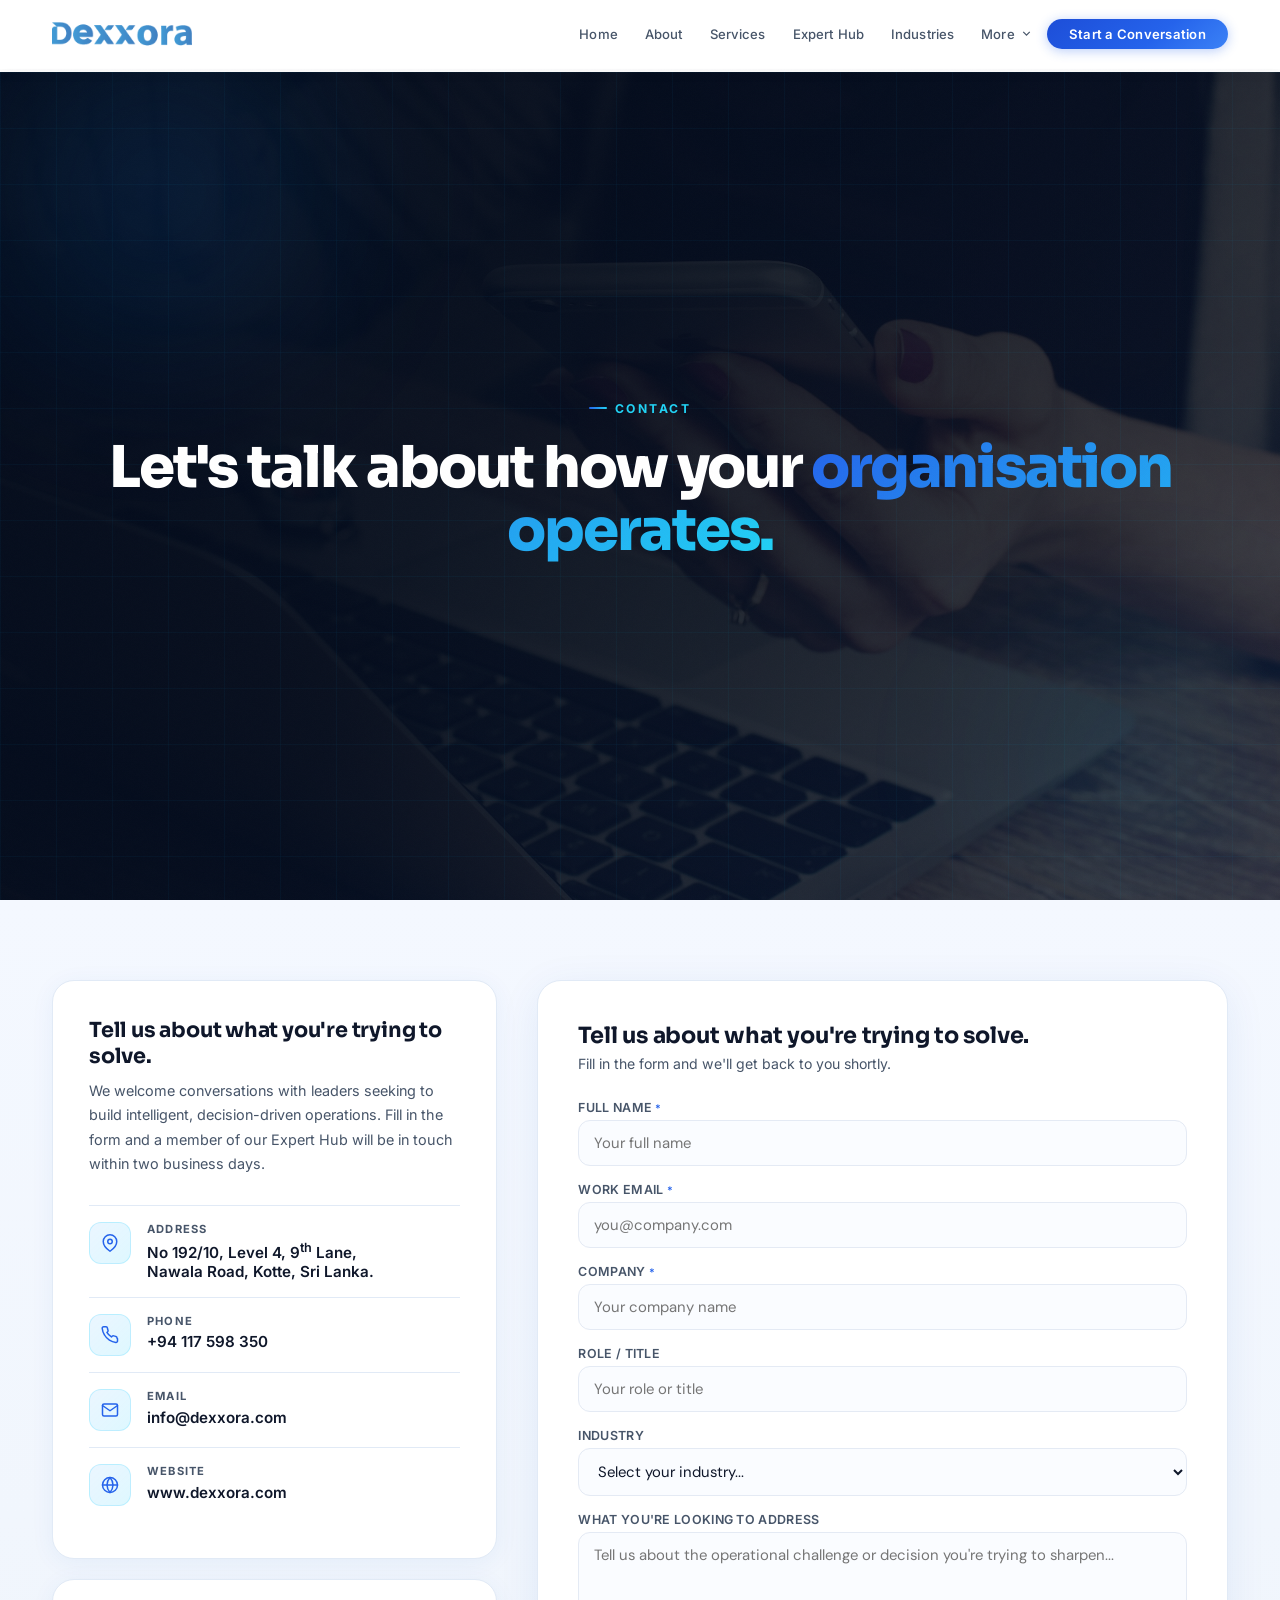
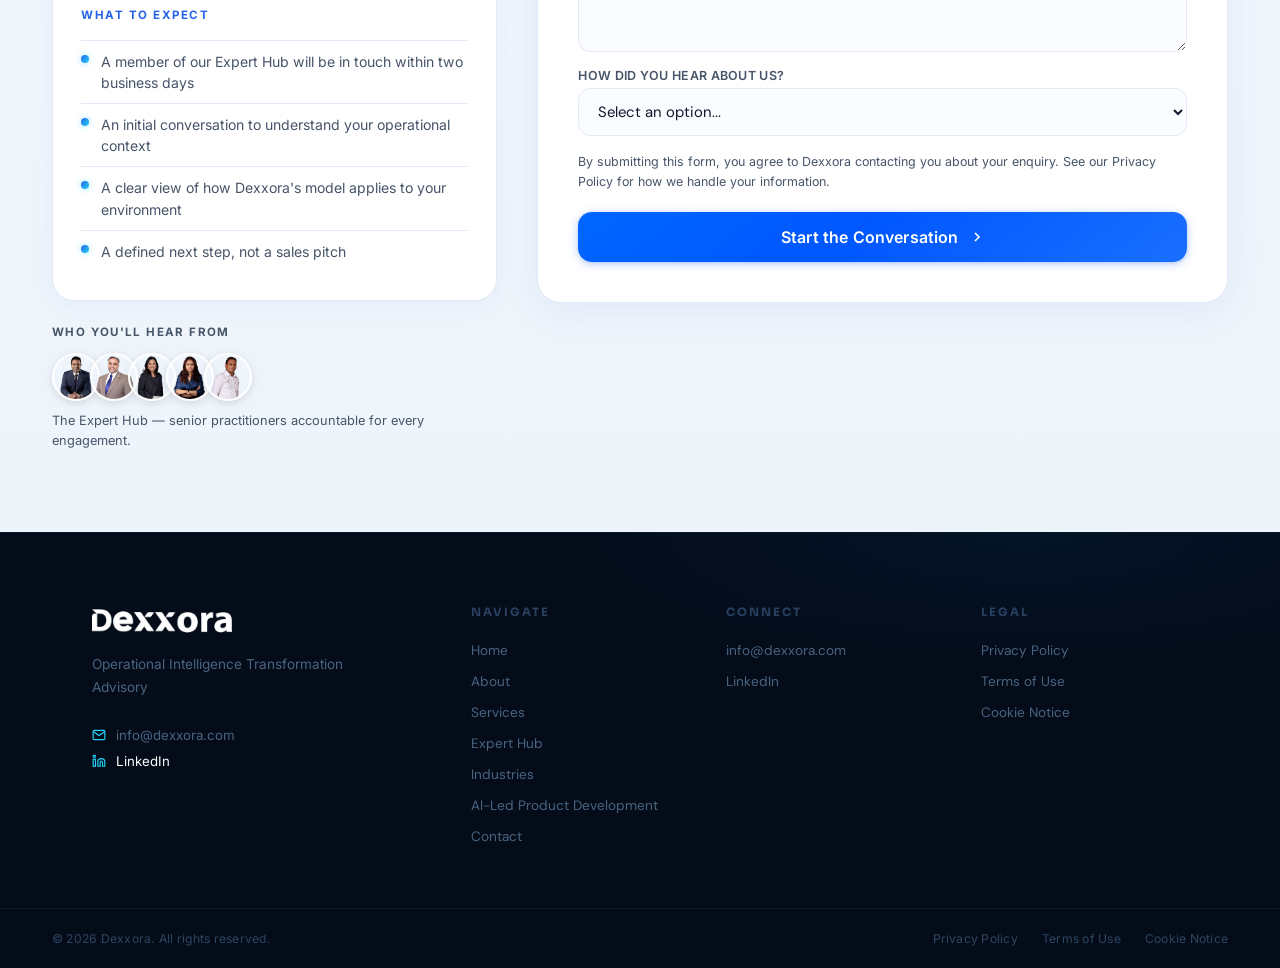
<file: contact.html>
<!DOCTYPE html>
<html lang="en">

<head>
  <meta charset="UTF-8" />
  <meta name="viewport" content="width=device-width, initial-scale=1.0, maximum-scale=1.0, user-scalable=no" />
  <link rel="icon" type="image/x-icon" href="favicon.ico">
  <title>Contact Dexxora: Start a Conversation</title>
  <meta name="description" content="Talk to Dexxora about operational intelligence, human-centric AI-enabled operations, and the path to Industry 5.0. We welcome conversations with leaders building intelligent, future-ready enterprises." />
  <link rel="preconnect" href="https://fonts.googleapis.com" />
  <link rel="preconnect" href="https://fonts.gstatic.com" crossorigin>
  <link
    href="https://fonts.googleapis.com/css2?family=Sora:wght@300;400;600;700;800&family=DM+Sans:wght@300;400;500;600&family=Inter:wght@300;400;500;600;700&display=swap"
    rel="stylesheet" />
  <link rel="stylesheet" href="styles.css" />
  <style>
    /* Multi-page: always show page content */
    .page { display: block !important; opacity: 1 !important; }
  </style>
</head>

<body>
  <nav>
    <div class="nav-brand" onclick="showPage('home')">
      <div class="logo-mark"><img src="blue gradient logo_180 X 40 px.png" alt="Dexxora"></div>
    </div>
    <ul class="nav-links">
      <li><button onclick="showPage('home')" id="nav-home">Home</button></li>
      <li><button onclick="showPage('about')" id="nav-about">About</button></li>
      <li><button onclick="showPage('services')" id="nav-services">Services</button></li>
      <li><button onclick="showPage('expert')" id="nav-expert">Expert Hub</button></li>
      <li><button onclick="showPage('industries')" id="nav-industries">Industries</button></li>
      <li class="nav-dropdown">
        <button class="nav-dropdown-btn">More <svg viewBox="0 0 24 24">
            <polyline points="6 9 12 15 18 9" />
          </svg></button>
        <div class="nav-dropdown-menu">
          <button onclick="showPage('solution')" id="nav-solution" style="display:none;">
            <svg viewBox="0 0 24 24">
              <path
                d="M21 16V8a2 2 0 0 0-1-1.73l-7-4a2 2 0 0 0-2 0l-7 4A2 2 0 0 0 3 8v8a2 2 0 0 0 1 1.73l7 4a2 2 0 0 0 2 0l7-4A2 2 0 0 0 21 16z" />
            </svg>Solution Hub
          </button>
          <button onclick="showPage('aiproduct')" id="nav-aiproduct">
            <svg viewBox="0 0 24 24">
              <circle cx="12" cy="12" r="10" />
              <path d="M12 8v4l3 3" />
            </svg>AI-Led Product Development
          </button>
        </div>
      </li>
      <li><button onclick="showPage('contact')" id="nav-contact" class="nav-cta-btn">Start a Conversation</button></li>
    </ul>
    <button class="hamburger" id="hamburgerBtn" onclick="toggleMenu()" aria-label="Menu">
      <svg viewBox="0 0 24 24" fill="none" stroke-linecap="round" stroke-linejoin="round" stroke-width="2">
        <line x1="3" y1="12" x2="21" y2="12" />
        <line x1="3" y1="6" x2="21" y2="6" />
        <line x1="3" y1="18" x2="21" y2="18" />
      </svg>
    </button>
  </nav>
  <div class="mobile-menu" id="mobileMenu">
    <button onclick="showPage('home');toggleMenu()">Home</button>
    <button onclick="showPage('about');toggleMenu()">About</button>
    <button onclick="showPage('services');toggleMenu()">Services</button>
    <button onclick="showPage('expert');toggleMenu()">Expert Hub</button>
    <button onclick="showPage('industries');toggleMenu()">Industries</button>
    <div class="mobile-more-label">More</div>
    <button class="mobile-sub" onclick="showPage('solution');toggleMenu()" style="display:none;">Solution Hub</button>
    <button class="mobile-sub" onclick="showPage('aiproduct');toggleMenu()">AI-Led Product Development</button>
    <button onclick="showPage('contact');toggleMenu()">Start a Conversation</button>
  </div>
  <div class="page" id="page-contact">

    <!-- HERO -->
    <div class="contact-hero-new">
      <div class="hero-bg">
        <img src="images/hero-contact.jpg" alt="Contact Dexxora start a conversation">
      </div>
      <div class="contact-hero-orb contact-hero-orb-1"></div>
      <div class="contact-hero-orb contact-hero-orb-2"></div>
      <div class="contact-hero-grid-bg"></div>
      <div style="position:relative;z-index:2;text-align:center;">
        <span class="s-eyebrow"
          style="color:var(--neon-blue);justify-content:center;display:inline-flex;margin-bottom:20px;">CONTACT</span>
        <h1 class="contact-hero-h1">Let's talk about how your <span>organisation operates.</span></h1>

      </div>
    </div>

    <!-- CONTACT BODY -->
    <section class="contact-body-section">
      <div class="container">
        <div class="contact-layout">

          <!-- LEFT: Info -->
          <div class="contact-info-col">
            <div class="contact-info-card">
              <h3>Tell us about what you're trying to solve.</h3>
              <p class="contact-info-desc">We welcome conversations with leaders seeking to build intelligent, decision-driven operations. Fill in the form and a member of our Expert Hub will be in touch within two business days.</p>
              <div class="contact-detail-new">
                <div class="contact-detail-icon-new">
                  <svg viewBox="0 0 24 24" fill="none" stroke-width="2" stroke-linecap="round" stroke-linejoin="round">
                    <path d="M21 10c0 7-9 13-9 13s-9-6-9-13a9 9 0 0 1 18 0z" />
                    <circle cx="12" cy="10" r="3" />
                  </svg>
                </div>
                <div>
                  <div class="contact-detail-label">Address</div>
                  <div class="contact-detail-value">No 192/10, Level 4, 9<sup>th</sup> Lane,<br>Nawala Road, Kotte, Sri Lanka.</div>
                </div>
              </div>
              <div class="contact-detail-new">
                <div class="contact-detail-icon-new">
                  <svg viewBox="0 0 24 24" fill="none" stroke-width="2" stroke-linecap="round" stroke-linejoin="round">
                    <path d="M22 16.92v3a2 2 0 0 1-2.18 2 19.79 19.79 0 0 1-8.63-3.07A19.5 19.5 0 0 1 4.69 12a19.79 19.79 0 0 1-3.07-8.67A2 2 0 0 1 3.61 1h3a2 2 0 0 1 2 1.72c.127.96.361 1.903.7 2.81a2 2 0 0 1-.45 2.11L7.91 8.6a16 16 0 0 0 6 6l.96-.96a2 2 0 0 1 2.11-.45c.907.339 1.85.573 2.81.7A2 2 0 0 1 21.28 16z" />
                  </svg>
                </div>
                <div>
                  <div class="contact-detail-label">Phone</div>
                  <div class="contact-detail-value">+94 117 598 350</div>
                </div>
              </div>
              <div class="contact-detail-new">
                <div class="contact-detail-icon-new">
                  <svg viewBox="0 0 24 24" fill="none" stroke-width="2" stroke-linecap="round" stroke-linejoin="round">
                    <path d="M4 4h16c1.1 0 2 .9 2 2v12c0 1.1-.9 2-2 2H4c-1.1 0-2-.9-2-2V6c0-1.1.9-2 2-2z" />
                    <polyline points="22,6 12,13 2,6" />
                  </svg>
                </div>
                <div>
                  <div class="contact-detail-label">Email</div>
                  <a href="mailto:info@dexxora.com" class="contact-detail-value">info@dexxora.com</a>
                </div>
              </div>
              <div class="contact-detail-new">
                <div class="contact-detail-icon-new">
                  <svg viewBox="0 0 24 24" fill="none" stroke-width="2" stroke-linecap="round" stroke-linejoin="round">
                    <circle cx="12" cy="12" r="10"/>
                    <line x1="2" y1="12" x2="22" y2="12"/>
                    <path d="M12 2a15.3 15.3 0 0 1 4 10 15.3 15.3 0 0 1-4 10 15.3 15.3 0 0 1-4-10 15.3 15.3 0 0 1 4-10z"/>
                  </svg>
                </div>
                <div>
                  <div class="contact-detail-label">Website</div>
                  <a href="https://www.dexxora.com" target="_blank" class="contact-detail-value">www.dexxora.com</a>
                </div>
              </div>
            </div>

            <!-- What to expect -->
            <div class="contact-expect-card">
              <div class="contact-expect-title">What to expect</div>
              <div class="contact-expect-item">
                <div class="contact-expect-dot"></div>
                <span>A member of our Expert Hub will be in touch within two business days</span>
              </div>
              <div class="contact-expect-item">
                <div class="contact-expect-dot"></div>
                <span>An initial conversation to understand your operational context</span>
              </div>
              <div class="contact-expect-item">
                <div class="contact-expect-dot"></div>
                <span>A clear view of how Dexxora's model applies to your environment</span>
              </div>
              <div class="contact-expect-item">
                <div class="contact-expect-dot"></div>
                <span>A defined next step, not a sales pitch</span>
              </div>
            </div>

            <!-- Team portraits -->
            <div style="margin-top:4px;">
              <div style="font-size:.72rem;font-weight:700;letter-spacing:.12em;text-transform:uppercase;color:var(--text-muted);margin-bottom:14px;font-family:'Inter',sans-serif;">Who you'll hear from</div>
              <div style="display:flex;gap:-8px;">
                <img src="1-Sanka--1080x1080px.png" alt="Sankka Weerasinghe" style="width:48px;height:48px;border-radius:50%;object-fit:cover;border:2px solid #fff;margin-right:-10px;box-shadow:0 2px 8px rgba(0,0,0,0.12);">
                <img src="2-Dulanjana-1080x1080px.png" alt="Dulanjana Silva" style="width:48px;height:48px;border-radius:50%;object-fit:cover;border:2px solid #fff;margin-right:-10px;box-shadow:0 2px 8px rgba(0,0,0,0.12);">
                <img src="3-Gayathri-1080x1080px.png" alt="Gayathri Karunanayake" style="width:48px;height:48px;border-radius:50%;object-fit:cover;object-position:25% top;border:2px solid #fff;margin-right:-10px;box-shadow:0 2px 8px rgba(0,0,0,0.12);">
                <img src="4-Rashika-1080x1080px.png" alt="Rashika De Silva" style="width:48px;height:48px;border-radius:50%;object-fit:cover;border:2px solid #fff;margin-right:-10px;box-shadow:0 2px 8px rgba(0,0,0,0.12);">
                <img src="5-Gihan-1080x1080px.png" alt="Gihan Kuruppu" style="width:48px;height:48px;border-radius:50%;object-fit:cover;border:2px solid #fff;box-shadow:0 2px 8px rgba(0,0,0,0.12);">
              </div>
              <p style="font-size:.8rem;color:var(--text-muted);margin-top:10px;font-family:'Inter',sans-serif;line-height:1.6;">The Expert Hub — senior practitioners accountable for every engagement.</p>
            </div>


          </div>

          <!-- RIGHT: Form -->
          <div class="contact-form-col">
            <div class="contact-form-card" id="contactFormCard">
              <div class="contact-form-header">
                <h3>Tell us about what you're trying to solve.</h3>
                <p>Fill in the form and we'll get back to you shortly.</p>
              </div>

              <!-- Success state (hidden by default) -->
              <div class="contact-success" id="contactSuccess" style="display:none;">
                <div class="contact-success-icon">
                  <svg viewBox="0 0 24 24" fill="none" stroke-width="2.5" stroke-linecap="round"
                    stroke-linejoin="round">
                    <path d="M22 11.08V12a10 10 0 1 1-5.93-9.14" />
                    <polyline points="22 4 12 14.01 9 11.01" />
                  </svg>
                </div>
                <h3>Message Sent!</h3>
                <p>Thank you. We've received your message, and a member of our Expert Hub will be in touch within two business days.</p>
                <button class="btn-outline-blue" onclick="resetContactForm()" style="margin-top:20px;">Send Another
                  Message</button>
              </div>

              <!-- Form -->
              <div id="contactFormFields">
                <div class="form-group">
                  <label>Full Name <span class="form-required">*</span></label>
                  <input type="text" id="cf_first" placeholder="Your full name" required>
                </div>
                <div class="form-group">
                  <label>Work Email <span class="form-required">*</span></label>
                  <input type="email" id="cf_email" placeholder="you@company.com" required>
                </div>
                <div class="form-group">
                  <label>Company <span class="form-required">*</span></label>
                  <input type="text" id="cf_org" placeholder="Your company name" required>
                </div>
                <div class="form-group">
                  <label>Role / Title</label>
                  <input type="text" id="cf_last" placeholder="Your role or title">
                </div>
                <div class="form-group">
                  <label>Industry</label>
                  <select id="cf_area">
                    <option value="">Select your industry...</option>
                    <option>Banking &amp; Financial Services</option>
                    <option>Insurance</option>
                    <option>Telecommunications</option>
                    <option>Manufacturing</option>
                    <option>Retail &amp; Consumer</option>
                    <option>Healthcare &amp; Life Sciences</option>
                    <option>Logistics &amp; Supply Chain</option>
                    <option>Energy &amp; Utilities</option>
                    <option>Public Sector</option>
                    <option>Other</option>
                  </select>
                </div>
                <div class="form-group">
                  <label>What you're looking to address</label>
                  <textarea id="cf_message"
                    placeholder="Tell us about the operational challenge or decision you're trying to sharpen..."
                    required></textarea>
                </div>
                <div class="form-group">
                  <label>How did you hear about us?</label>
                  <select id="cf_source">
                    <option value="">Select an option...</option>
                    <option>LinkedIn</option>
                    <option>Referral</option>
                    <option>Web search</option>
                    <option>Industry event</option>
                    <option>Other</option>
                  </select>
                </div>
                <p style="font-size:.78rem;color:var(--text-muted);line-height:1.6;margin-bottom:20px;font-family:'Inter',sans-serif;">By submitting this form, you agree to Dexxora contacting you about your enquiry. See our Privacy Policy for how we handle your information.</p>
                <div class="form-error" id="formError" style="display:none;">Please fill in all required fields
                  correctly.</div>
                <button class="btn-primary contact-submit-btn" id="contactSubmitBtn" onclick="submitContactForm()">
                  <span id="submitBtnText">Start the Conversation</span>
                  <svg id="submitBtnIcon" width="16" height="16" viewBox="0 0 24 24" fill="none" stroke="currentColor"
                    stroke-width="2.5">
                    <polyline points="9 18 15 12 9 6" />
                  </svg>
                  <svg id="submitBtnSpinner" width="16" height="16" viewBox="0 0 24 24" fill="none"
                    stroke="currentColor" stroke-width="2.5" style="display:none;animation:spin 1s linear infinite;">
                    <path
                      d="M12 2v4M12 18v4M4.93 4.93l2.83 2.83M16.24 16.24l2.83 2.83M2 12h4M18 12h4M4.93 19.07l2.83-2.83M16.24 7.76l2.83-2.83" />
                  </svg>
                </button>
              </div>
            </div>
          </div>

        </div>
      </div>
    </section>

    <footer>
      <div class="footer-main">
        <div>
          <div class="footer-brand">
            <div class="logo-mark"><img src="blue gradient logo_180 X 40 px.png" alt="Dexxora"></div>
            <div class="brand-text"><span class="brand-name">Dexxora</span></div>
          </div>
          <p class="footer-tagline">Operational Intelligence Transformation Advisory</p>
          <div class="footer-contact-item"><svg viewBox="0 0 24 24">
              <path d="M4 4h16c1.1 0 2 .9 2 2v12c0 1.1-.9 2-2 2H4c-1.1 0-2-.9-2-2V6c0-1.1.9-2 2-2z" />
              <polyline points="22,6 12,13 2,6" />
            </svg><a href="mailto:info@dexxora.com">info@dexxora.com</a></div>
          <a href="https://linkedin.com/company/dexxora" target="_blank" class="footer-contact-item" style="text-decoration:none;color:inherit;">
            <svg viewBox="0 0 24 24" fill="none" stroke="currentColor" stroke-width="2"><path d="M16 8a6 6 0 0 1 6 6v7h-4v-7a2 2 0 0 0-2-2 2 2 0 0 0-2 2v7h-4v-7a6 6 0 0 1 6-6z"/><rect x="2" y="9" width="4" height="12"/><circle cx="4" cy="4" r="2"/></svg>
            <span>LinkedIn</span>
          </a>
        </div>
        <div>
          <p class="footer-col-heading">Navigate</p>
          <ul class="footer-links">
            <li><button onclick="showPage('home')">Home</button></li>
            <li><button onclick="showPage('about')">About</button></li>
            <li><button onclick="showPage('services')">Services</button></li>
            <li><button onclick="showPage('expert')">Expert Hub</button></li>
            <li><button onclick="showPage('industries')">Industries</button></li>
            <li><button onclick="showPage('aiproduct')">AI-Led Product Development</button></li>
            <li><button onclick="showPage('contact')">Contact</button></li>
          </ul>
        </div>
        <div>
          <p class="footer-col-heading">Connect</p>
          <ul class="footer-links">
            <li><a href="mailto:info@dexxora.com">info@dexxora.com</a></li>
            <li><a href="https://linkedin.com/company/dexxora" target="_blank">LinkedIn</a></li>
          </ul>
        </div>
        <div>
          <p class="footer-col-heading">Legal</p>
          <ul class="footer-links">
            <li><a>Privacy Policy</a></li>
            <li><a>Terms of Use</a></li>
            <li><a>Cookie Notice</a></li>
          </ul>
        </div>
      </div>
      <div class="footer-bottom">
        <div>&copy; 2026 Dexxora. All rights reserved.</div>
        <div class="footer-bottom-links">
          <a>Privacy Policy</a>
          <a>Terms of Use</a>
          <a>Cookie Notice</a>
        </div>
      </div>
    </footer>
  </div>
  <script>
    function showPage(name) {
      var map = {
        home: 'home.html',
        about: 'about.html',
        services: 'services.html',
        expert: 'expert.html',
        industries: 'industries.html',
        aiproduct: 'aiproduct.html',
        solution: 'solution.html',
        contact: 'contact.html'
      };
      window.location.href = map[name] || 'index.html';
    }
        function toggleMenu() { document.getElementById('mobileMenu').classList.toggle('open'); }

    function initGapAnimations() {
      const cards = document.querySelectorAll('#page-home .gap-card');
      const obs = new IntersectionObserver(es => { es.forEach(e => { if (e.isIntersecting) e.target.classList.add('animate-in'); }); }, { threshold: .15 });
      cards.forEach(c => obs.observe(c));
    }

    function initFlowchart() {
      const steps = document.querySelectorAll('#fcWrap .fc-step');
      if (!steps.length) return;
      steps.forEach(s => s.classList.remove('fc-visible'));
      const obs = new IntersectionObserver(es => {
        es.forEach(e => { if (e.isIntersecting) { e.target.classList.add('fc-visible'); obs.unobserve(e.target); } });
      }, { threshold: .2 });
      steps.forEach(s => obs.observe(s));
    }

    // HOME HERO SLIDER
    let currentSlide = 1;
    let sliderTimer = null;

    function goToSlide(n) {
      const slides = document.querySelectorAll('#home-hero .hero-slide');
      const dots = document.querySelectorAll('#home-hero .slider-dot');
      slides.forEach(s => s.classList.remove('active-slide'));
      dots.forEach(d => d.classList.remove('active-dot'));
      currentSlide = n;
      const target = document.getElementById('slide-' + n);
      if (target) { target.classList.add('active-slide'); }
      if (dots[n - 1]) dots[n - 1].classList.add('active-dot');
      resetSliderTimer();
    }

    function nextSlide() {
      const total = document.querySelectorAll('#home-hero .hero-slide').length;
      goToSlide(currentSlide >= total ? 1 : currentSlide + 1);
    }

    function prevSlide() {
      const total = document.querySelectorAll('#home-hero .hero-slide').length;
      goToSlide(currentSlide <= 1 ? total : currentSlide - 1);
    }

    function resetSliderTimer() {
      if (sliderTimer) clearInterval(sliderTimer);
      sliderTimer = setInterval(nextSlide, 5000);
    }

    document.addEventListener('DOMContentLoaded', () => {
      initGapAnimations();
      resetSliderTimer();
    });
    // CONTACT FORM
    function submitContactForm() {
      const name = document.getElementById('cf_first').value.trim();
      const email = document.getElementById('cf_email').value.trim();
      const org = document.getElementById('cf_org').value.trim();
      const msg = document.getElementById('cf_message').value.trim();
      const errEl = document.getElementById('formError');
      const emailRx = /^[^\s@]+@[^\s@]+\.[^\s@]+$/;

      if (!name || !email || !org || !emailRx.test(email)) {
        errEl.style.display = 'block';
        errEl.textContent = !email || !emailRx.test(email)
          ? 'Please enter a valid work email address.'
          : 'Please fill in all required fields.';
        return;
      }
      errEl.style.display = 'none';

      const btn = document.getElementById('contactSubmitBtn');
      const btnText = document.getElementById('submitBtnText');
      const btnIcon = document.getElementById('submitBtnIcon');
      const spinner = document.getElementById('submitBtnSpinner');
      btn.disabled = true;
      btnText.textContent = 'Sending...';
      btnIcon.style.display = 'none';
      spinner.style.display = 'inline-block';

      const role = document.getElementById('cf_last').value.trim();
      const industry = document.getElementById('cf_area').value;
      const source = document.getElementById('cf_source') ? document.getElementById('cf_source').value : '';
      const body = `Name: ${name}\nEmail: ${email}\nCompany: ${org}\nRole: ${role || '—'}\nIndustry: ${industry || '—'}\nHow they heard: ${source || '—'}\n\nWhat they're looking to address:\n${msg || '—'}`;

      const mailto = `mailto:info@dexxora.com?subject=Enquiry from ${encodeURIComponent(name)} - Dexxora Website&body=${encodeURIComponent(body)}`;
      window.location.href = mailto;

      setTimeout(() => {
        document.getElementById('contactFormFields').style.display = 'none';
        document.getElementById('contactSuccess').style.display = 'block';
        btn.disabled = false;
        btnText.textContent = 'Start the Conversation';
        btnIcon.style.display = 'inline-block';
        spinner.style.display = 'none';
      }, 800);
    }

    function resetContactForm() {
      ['cf_first', 'cf_last', 'cf_email', 'cf_org', 'cf_message'].forEach(id => {
        const el = document.getElementById(id);
        if (el) el.value = '';
      });
      ['cf_area', 'cf_source'].forEach(id => {
        const el = document.getElementById(id);
        if (el) el.value = '';
      });
      document.getElementById('formError').style.display = 'none';
      document.getElementById('contactFormFields').style.display = 'block';
      document.getElementById('contactSuccess').style.display = 'none';
    }

    // Set active nav item
    (function() {
      document.querySelectorAll('.nav-links button, .nav-links a').forEach(function(b) { b.classList.remove('nav-active'); });
      var btn = document.getElementById('nav-contact');
      if (btn) btn.classList.add('nav-active');
    })();
  </script>
</body>

</html>
</file>
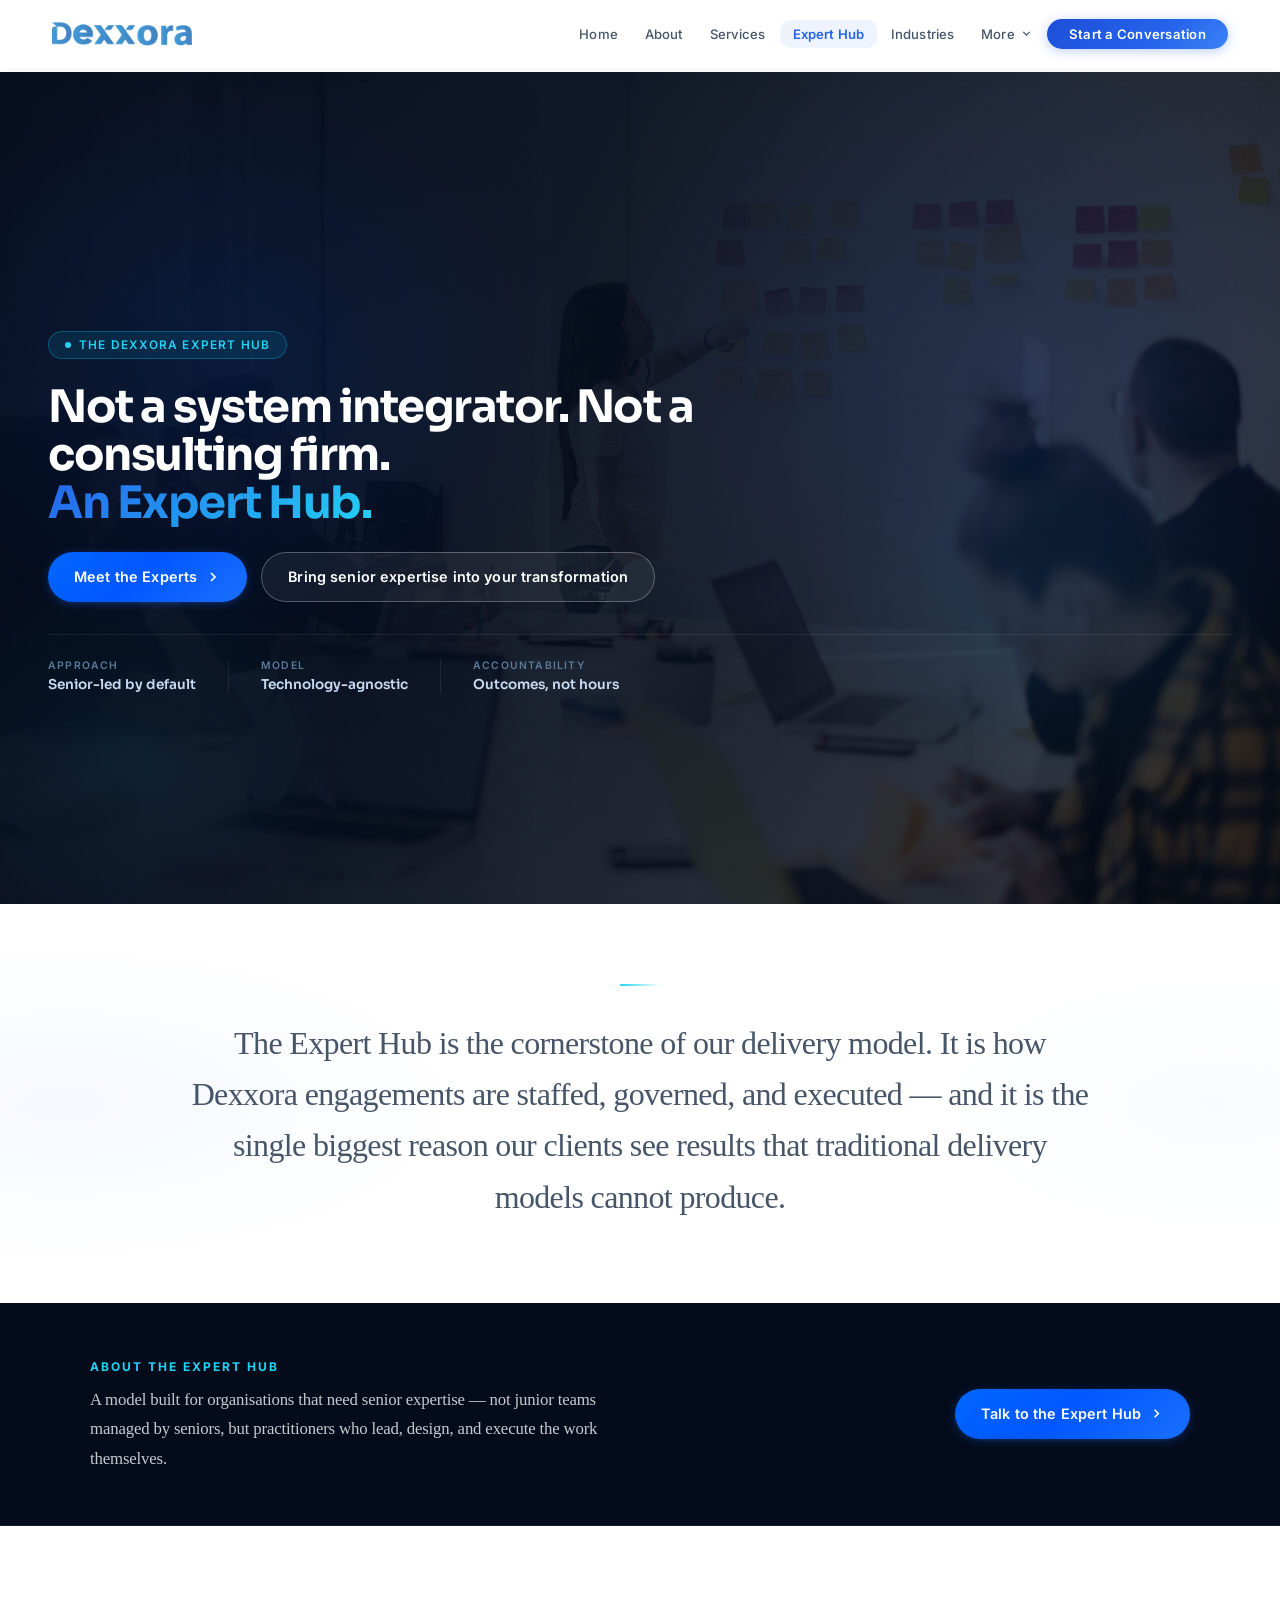
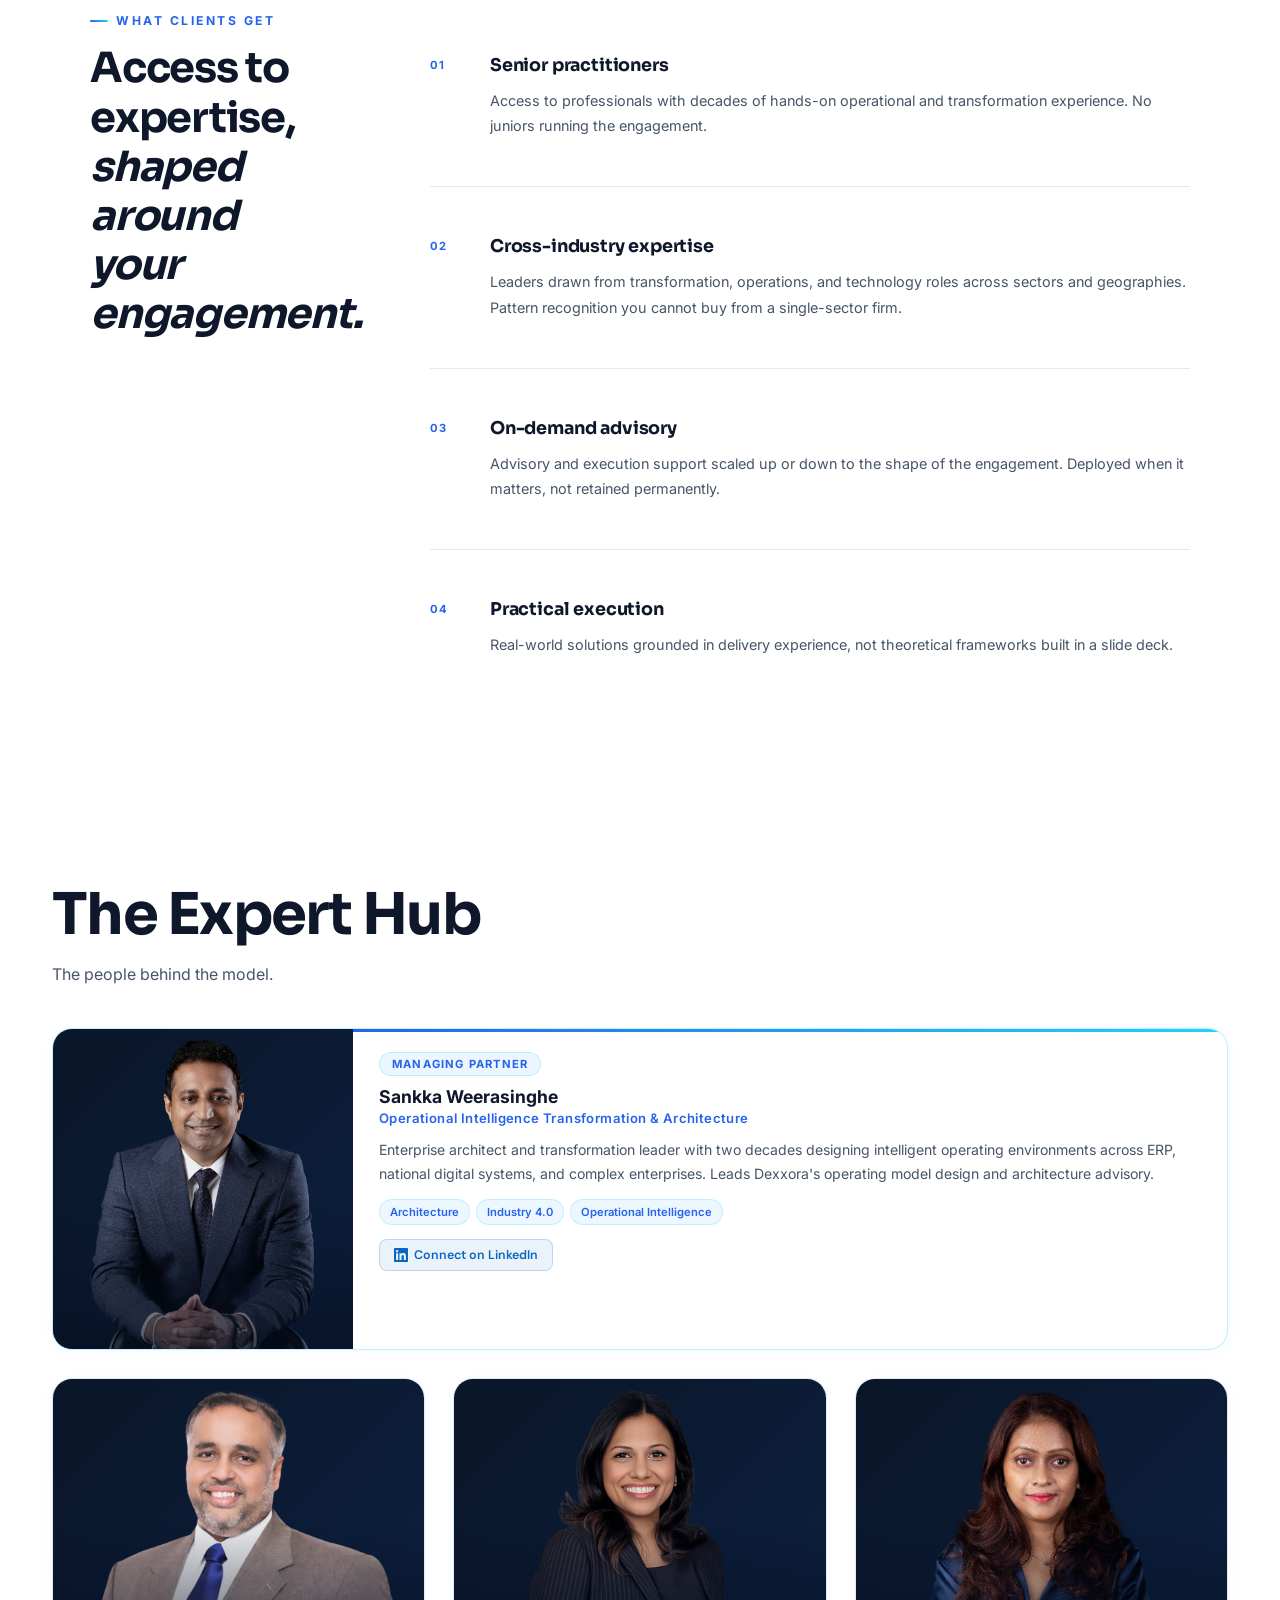
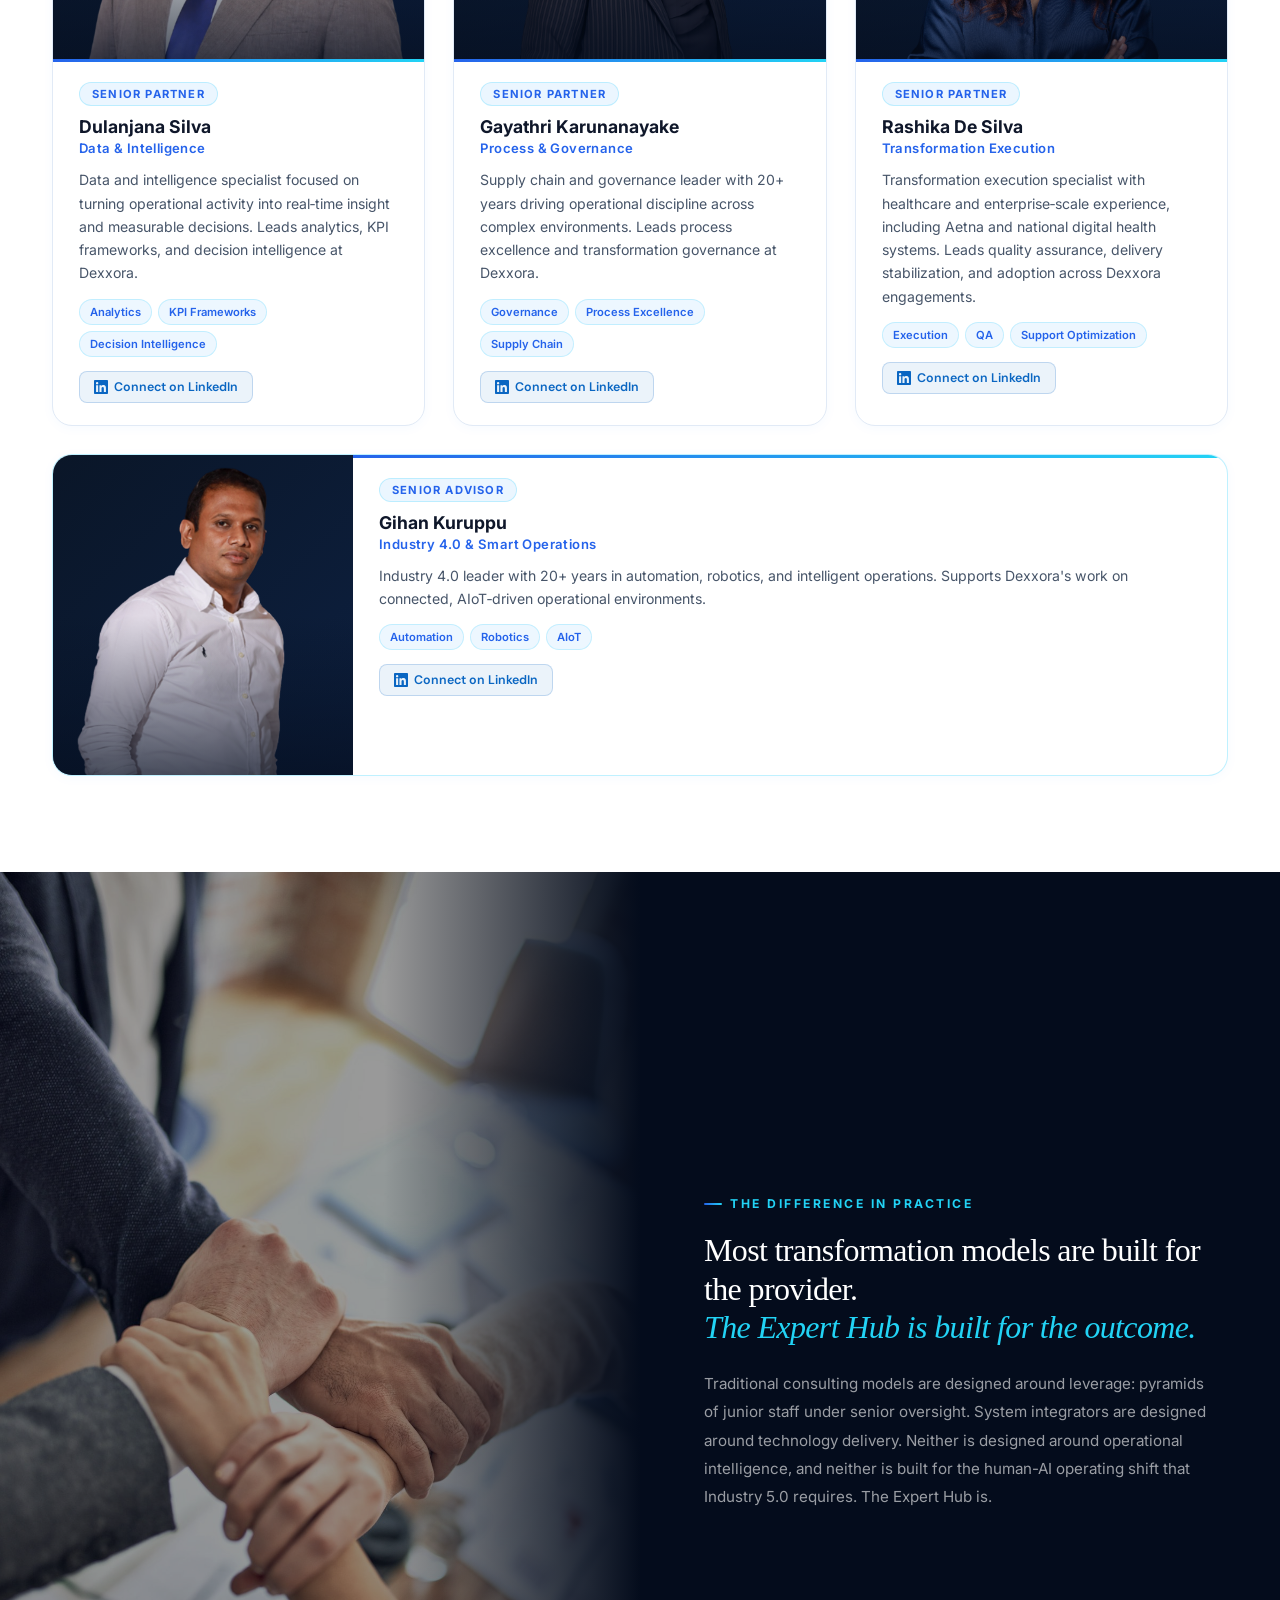
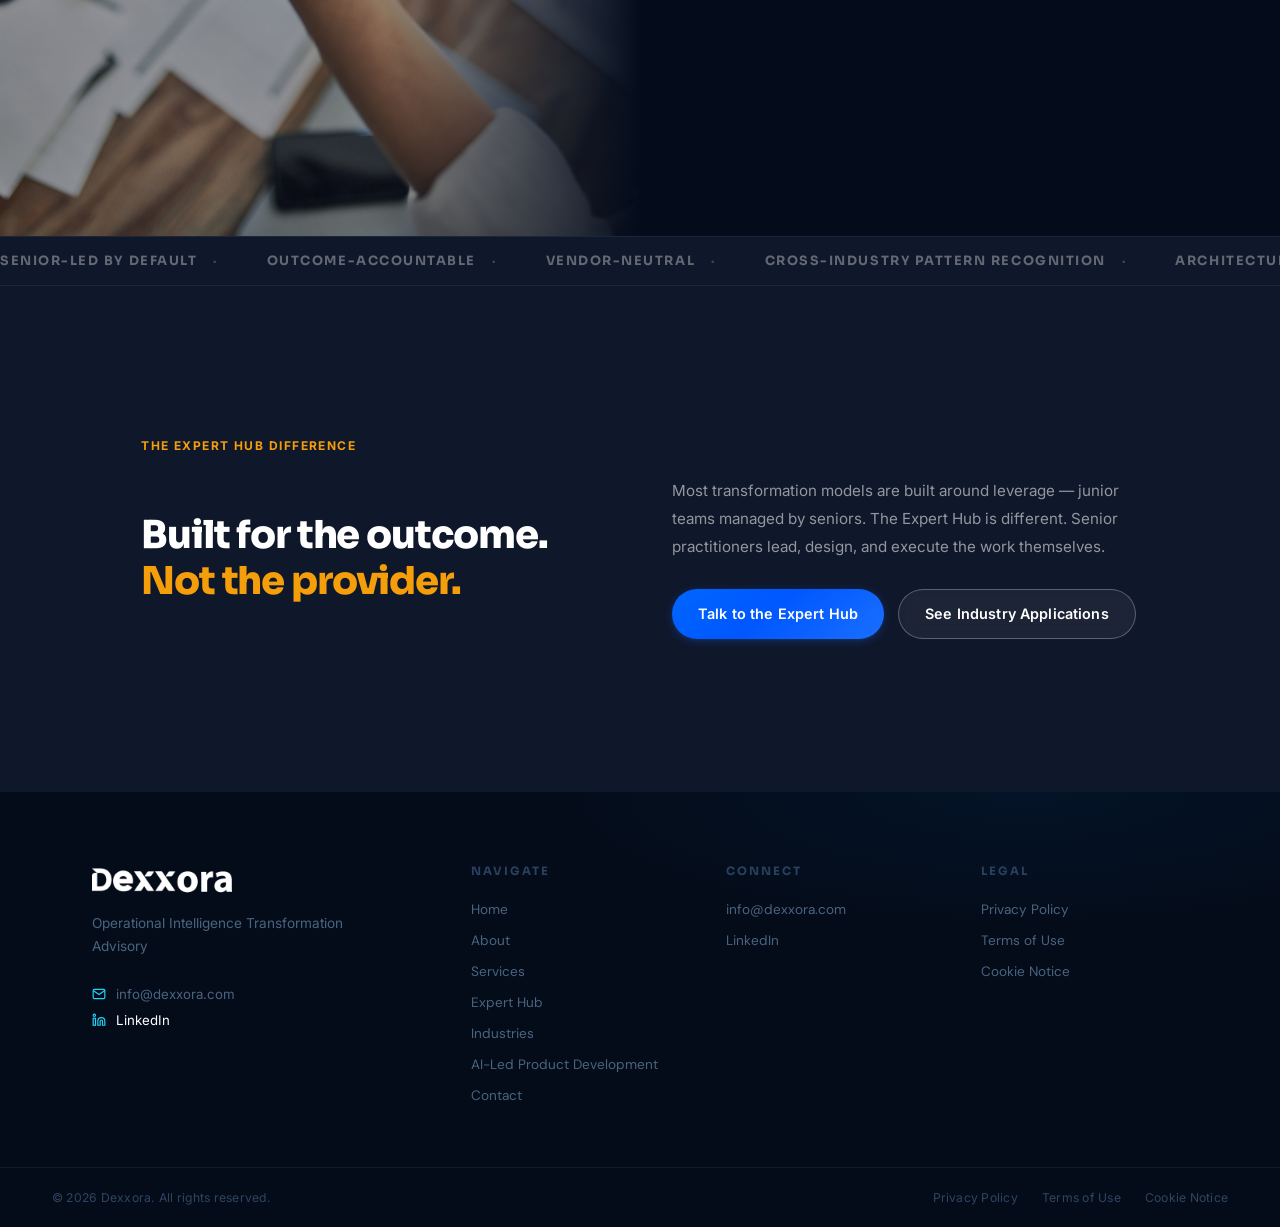
<file: expert.html>
<!DOCTYPE html>
<html lang="en">

<head>
  <meta charset="UTF-8" />
  <meta name="viewport" content="width=device-width, initial-scale=1.0, maximum-scale=1.0, user-scalable=no" />
  <link rel="icon" type="image/x-icon" href="favicon.ico">
  <title>Expert Hub: Senior Practitioners, On-Demand Advisory, Execution Support</title>
  <meta name="description" content="The Dexxora Expert Hub brings senior practitioners with decades of cross-industry experience directly into your Operational Intelligence transformation. Outcome-accountable, technology-agnostic." />
  <link rel="preconnect" href="https://fonts.googleapis.com" />
  <link rel="preconnect" href="https://fonts.gstatic.com" crossorigin>
  <link
    href="https://fonts.googleapis.com/css2?family=Sora:wght@300;400;600;700;800&family=DM+Sans:wght@300;400;500;600&family=Inter:wght@300;400;500;600;700&display=swap"
    rel="stylesheet" />
  <link rel="stylesheet" href="styles.css" />
  <style>
    /* Multi-page: always show page content */
    .page { display: block !important; opacity: 1 !important; }
  </style>
</head>

<body>
  <nav>
    <div class="nav-brand" onclick="showPage('home')">
      <div class="logo-mark"><img src="blue gradient logo_180 X 40 px.png" alt="Dexxora"></div>
    </div>
    <ul class="nav-links">
      <li><button onclick="showPage('home')" id="nav-home">Home</button></li>
      <li><button onclick="showPage('about')" id="nav-about">About</button></li>
      <li><button onclick="showPage('services')" id="nav-services">Services</button></li>
      <li><button onclick="showPage('expert')" id="nav-expert">Expert Hub</button></li>
      <li><button onclick="showPage('industries')" id="nav-industries">Industries</button></li>
      <li class="nav-dropdown">
        <button class="nav-dropdown-btn">More <svg viewBox="0 0 24 24">
            <polyline points="6 9 12 15 18 9" />
          </svg></button>
        <div class="nav-dropdown-menu">
          <button onclick="showPage('solution')" id="nav-solution" style="display:none;">
            <svg viewBox="0 0 24 24">
              <path
                d="M21 16V8a2 2 0 0 0-1-1.73l-7-4a2 2 0 0 0-2 0l-7 4A2 2 0 0 0 3 8v8a2 2 0 0 0 1 1.73l7 4a2 2 0 0 0 2 0l7-4A2 2 0 0 0 21 16z" />
            </svg>Solution Hub
          </button>
          <button onclick="showPage('aiproduct')" id="nav-aiproduct">
            <svg viewBox="0 0 24 24">
              <circle cx="12" cy="12" r="10" />
              <path d="M12 8v4l3 3" />
            </svg>AI-Led Product Development
          </button>
        </div>
      </li>
      <li><button onclick="showPage('contact')" id="nav-contact" class="nav-cta-btn">Start a Conversation</button></li>
    </ul>
    <button class="hamburger" id="hamburgerBtn" onclick="toggleMenu()" aria-label="Menu">
      <svg viewBox="0 0 24 24" fill="none" stroke-linecap="round" stroke-linejoin="round" stroke-width="2">
        <line x1="3" y1="12" x2="21" y2="12" />
        <line x1="3" y1="6" x2="21" y2="6" />
        <line x1="3" y1="18" x2="21" y2="18" />
      </svg>
    </button>
  </nav>
  <div class="mobile-menu" id="mobileMenu">
    <button onclick="showPage('home');toggleMenu()">Home</button>
    <button onclick="showPage('about');toggleMenu()">About</button>
    <button onclick="showPage('services');toggleMenu()">Services</button>
    <button onclick="showPage('expert');toggleMenu()">Expert Hub</button>
    <button onclick="showPage('industries');toggleMenu()">Industries</button>
    <div class="mobile-more-label">More</div>
    <button class="mobile-sub" onclick="showPage('solution');toggleMenu()" style="display:none;">Solution Hub</button>
    <button class="mobile-sub" onclick="showPage('aiproduct');toggleMenu()">AI-Led Product Development</button>
    <button onclick="showPage('contact');toggleMenu()">Start a Conversation</button>
  </div>
  <div class="page" id="page-expert">
    <section class="hero">
      <div class="hero-bg">
        <img src="images/hero-expert.jpg"
          alt="Expert advisory strategy session">
      </div>
      <div class="hero-content">
        <div class="hero-kicker">THE DEXXORA EXPERT HUB</div>
        <h1>Not a system integrator. Not a consulting firm.<br><span>An Expert Hub.</span></h1>

        <div class="hero-btns">
          <a href="#leadership" class="btn-primary">Meet the Experts <svg width="16" height="16" viewBox="0 0 24 24"
              fill="none" stroke="currentColor" stroke-width="2.5">
              <polyline points="9 18 15 12 9 6"></polyline>
            </svg></a>
          <button class="btn-secondary" onclick="showPage('contact')">Bring senior expertise into your transformation</button>
        </div>
      </div>
      <div class="hero-stats">
        <div class="hero-stat">
          <div class="hero-stat-label">Approach</div>
          <div class="hero-stat-val">Senior-led by default</div>
        </div>
        <div class="hero-stat">
          <div class="hero-stat-label">Model</div>
          <div class="hero-stat-val">Technology-agnostic</div>
        </div>
        <div class="hero-stat">
          <div class="hero-stat-label">Accountability</div>
          <div class="hero-stat-val">Outcomes, not hours</div>
        </div>
      </div>
    </section>

    <!-- POSITIONING STATEMENT — premium -->
    <section class="premium-statement-section premium-statement-light">
      <div class="premium-statement-inner">
        <p class="premium-statement-text premium-statement-text-dark">The Expert Hub is the cornerstone of our delivery model. It is how Dexxora engagements are staffed, governed, and executed — and it is the single biggest reason our clients see results that traditional delivery models cannot produce.</p>
      </div>
    </section>


    <!-- About the Expert Hub -->
    <div class="expert-break-band">
      <div class="expert-break-inner">
        <div style="max-width:560px;">
          <span style="font-size:.75rem;font-weight:700;text-transform:uppercase;letter-spacing:2px;color:var(--neon-blue);font-family:'Inter',sans-serif;">About the Expert Hub</span>
          <p style="font-size:1.05rem;color:rgba(255,255,255,0.78);line-height:1.75;font-family:'Instrument Serif',Georgia,serif;font-weight:400;margin:10px 0 0;letter-spacing:-.01em;">A model built for organisations that need senior expertise — not junior teams managed by seniors, but practitioners who lead, design, and execute the work themselves.</p>
        </div>
        <button class="btn-primary" onclick="showPage('contact')" style="flex-shrink:0;">Talk to the Expert Hub <svg width="15" height="15" viewBox="0 0 24 24" fill="none" stroke="currentColor" stroke-width="2.5"><polyline points="9 18 15 12 9 6"/></svg></button>
      </div>
    </div>

    <!-- WHAT CLIENTS GET — horizontal stagger layout -->
    <section class="section" style="background:#fff;padding-top:80px;padding-bottom:80px;">
      <div class="container" style="max-width:1100px;">
        <div class="expert-clients-sticky-grid" style="display:grid;grid-template-columns:260px 1fr;gap:80px;align-items:start;">
          <div style="position:sticky;top:100px;">
            <span class="s-eyebrow">WHAT CLIENTS GET</span>
            <h2 class="s-title" style="text-align:left;margin-bottom:20px;">Access to expertise,<br><em>shaped around<br>your engagement.</em></h2>
          </div>
          <div>
            <div style="display:flex;gap:32px;padding:48px 0;border-bottom:1px solid var(--border-light);align-items:flex-start;">
              <span style="font-size:.7rem;font-weight:700;letter-spacing:.12em;color:var(--accent);text-transform:uppercase;min-width:28px;padding-top:4px;">01</span>
              <div>
                <h3 style="font-family:'Sora',sans-serif;font-size:1.1rem;font-weight:700;margin-bottom:12px;color:var(--text-main);">Senior practitioners</h3>
                <p style="font-size:.9rem;color:var(--text-muted);line-height:1.75;font-family:'Inter',sans-serif;margin:0;">Access to professionals with decades of hands-on operational and transformation experience. No juniors running the engagement.</p>
              </div>
            </div>
            <div style="display:flex;gap:32px;padding:48px 0;border-bottom:1px solid var(--border-light);align-items:flex-start;">
              <span style="font-size:.7rem;font-weight:700;letter-spacing:.12em;color:var(--accent);text-transform:uppercase;min-width:28px;padding-top:4px;">02</span>
              <div>
                <h3 style="font-family:'Sora',sans-serif;font-size:1.1rem;font-weight:700;margin-bottom:12px;color:var(--text-main);">Cross-industry expertise</h3>
                <p style="font-size:.9rem;color:var(--text-muted);line-height:1.75;font-family:'Inter',sans-serif;margin:0;">Leaders drawn from transformation, operations, and technology roles across sectors and geographies. Pattern recognition you cannot buy from a single-sector firm.</p>
              </div>
            </div>
            <div style="display:flex;gap:32px;padding:48px 0;border-bottom:1px solid var(--border-light);align-items:flex-start;">
              <span style="font-size:.7rem;font-weight:700;letter-spacing:.12em;color:var(--accent);text-transform:uppercase;min-width:28px;padding-top:4px;">03</span>
              <div>
                <h3 style="font-family:'Sora',sans-serif;font-size:1.1rem;font-weight:700;margin-bottom:12px;color:var(--text-main);">On-demand advisory</h3>
                <p style="font-size:.9rem;color:var(--text-muted);line-height:1.75;font-family:'Inter',sans-serif;margin:0;">Advisory and execution support scaled up or down to the shape of the engagement. Deployed when it matters, not retained permanently.</p>
              </div>
            </div>
            <div style="display:flex;gap:32px;padding:48px 0;align-items:flex-start;">
              <span style="font-size:.7rem;font-weight:700;letter-spacing:.12em;color:var(--accent);text-transform:uppercase;min-width:28px;padding-top:4px;">04</span>
              <div>
                <h3 style="font-family:'Sora',sans-serif;font-size:1.1rem;font-weight:700;margin-bottom:12px;color:var(--text-main);">Practical execution</h3>
                <p style="font-size:.9rem;color:var(--text-muted);line-height:1.75;font-family:'Inter',sans-serif;margin:0;">Real-world solutions grounded in delivery experience, not theoretical frameworks built in a slide deck.</p>
              </div>
            </div>
          </div>
        </div>
      </div>
    </section>

    <section class="section" id="leadership">
      <div class="container">
        <h2 class="s-title" style="font-size:clamp(2.2rem,4.5vw,3.8rem);margin-bottom:12px;">The Expert Hub</h2>
        <p class="s-sub" style="margin-left:0;text-align:left;margin-bottom:40px;">The people behind the model.</p>

        <div class="leadership-grid">

          <div class="leader-card featured">
            <div class="leader-photo-wrap">
              <img src="1-Sanka--1080x1080px.png" alt="Sankka Weerasinghe">
            </div>
            <div class="leader-body">
              <div class="leader-top-bar"></div>
              <span class="leader-tag">Managing Partner</span>
              <div class="leader-name">Sankka Weerasinghe</div>
              <div class="leader-role">Operational Intelligence Transformation &amp; Architecture</div>
              <p class="leader-desc">Enterprise architect and transformation leader with two decades designing
                intelligent operating environments across ERP, national digital systems, and complex enterprises. Leads
                Dexxora's operating model design and architecture advisory.</p>
              <div class="capability-tags"><span class="capability-tag">Architecture</span><span
                  class="capability-tag">Industry 4.0</span><span class="capability-tag">Operational Intelligence</span>
              </div>
              <a href="https://www.linkedin.com/in/sanka-weerasinghe-8116051b/" target="_blank" rel="noopener"
                class="leader-linkedin">
                <svg viewBox="0 0 24 24" xmlns="http://www.w3.org/2000/svg">
                  <path
                    d="M20.447 20.452h-3.554v-5.569c0-1.328-.027-3.037-1.852-3.037-1.853 0-2.136 1.445-2.136 2.939v5.667H9.351V9h3.414v1.561h.046c.477-.9 1.637-1.85 3.37-1.85 3.601 0 4.267 2.37 4.267 5.455v6.286zM5.337 7.433a2.062 2.062 0 0 1-2.063-2.065 2.064 2.064 0 1 1 2.063 2.065zm1.782 13.019H3.555V9h3.564v11.452zM22.225 0H1.771C.792 0 0 .774 0 1.729v20.542C0 23.227.792 24 1.771 24h20.451C23.2 24 24 23.227 24 22.271V1.729C24 .774 23.2 0 22.222 0h.003z" />
                </svg>
                Connect on LinkedIn
              </a>
            </div>
          </div>

          <div class="leader-card">
            <div class="leader-photo-wrap">
              <img src="2-Dulanjana-1080x1080px.png" alt="Dulanjana Silva">
            </div>
            <div class="leader-body">
              <div class="leader-top-bar"></div>
              <span class="leader-tag">Senior Partner</span>
              <div class="leader-name">Dulanjana Silva</div>
              <div class="leader-role">Data &amp; Intelligence</div>
              <p class="leader-desc">Data and intelligence specialist focused on turning operational activity into
                real‑time insight and measurable decisions. Leads analytics, KPI frameworks, and decision intelligence
                at Dexxora.</p>
              <div class="capability-tags"><span class="capability-tag">Analytics</span><span class="capability-tag">KPI
                  Frameworks</span><span class="capability-tag">Decision Intelligence</span></div>
              <a href="https://www.linkedin.com/in/dulanjana-silva/" target="_blank" rel="noopener"
                class="leader-linkedin">
                <svg viewBox="0 0 24 24" xmlns="http://www.w3.org/2000/svg">
                  <path
                    d="M20.447 20.452h-3.554v-5.569c0-1.328-.027-3.037-1.852-3.037-1.853 0-2.136 1.445-2.136 2.939v5.667H9.351V9h3.414v1.561h.046c.477-.9 1.637-1.85 3.37-1.85 3.601 0 4.267 2.37 4.267 5.455v6.286zM5.337 7.433a2.062 2.062 0 0 1-2.063-2.065 2.064 2.064 0 1 1 2.063 2.065zm1.782 13.019H3.555V9h3.564v11.452zM22.225 0H1.771C.792 0 0 .774 0 1.729v20.542C0 23.227.792 24 1.771 24h20.451C23.2 24 24 23.227 24 22.271V1.729C24 .774 23.2 0 22.222 0h.003z" />
                </svg>
                Connect on LinkedIn
              </a>
            </div>
          </div>

          <div class="leader-card">
            <div class="leader-photo-wrap">
              <img src="3-Gayathri-1080x1080px.png" alt="Gayathri Karunanayake" style="object-position:25% top !important;">
            </div>
            <div class="leader-body">
              <div class="leader-top-bar"></div>
              <span class="leader-tag">Senior Partner</span>
              <div class="leader-name">Gayathri Karunanayake</div>
              <div class="leader-role">Process &amp; Governance</div>
              <p class="leader-desc">Supply chain and governance leader with 20+ years driving operational discipline
                across complex environments. Leads process excellence and transformation governance at Dexxora.</p>
              <div class="capability-tags"><span class="capability-tag">Governance</span><span
                  class="capability-tag">Process Excellence</span><span class="capability-tag">Supply Chain</span></div>
              <a href="https://www.linkedin.com/in/gayathri-karunanayake-84819b96/" target="_blank" rel="noopener"
                class="leader-linkedin">
                <svg viewBox="0 0 24 24" xmlns="http://www.w3.org/2000/svg">
                  <path
                    d="M20.447 20.452h-3.554v-5.569c0-1.328-.027-3.037-1.852-3.037-1.853 0-2.136 1.445-2.136 2.939v5.667H9.351V9h3.414v1.561h.046c.477-.9 1.637-1.85 3.37-1.85 3.601 0 4.267 2.37 4.267 5.455v6.286zM5.337 7.433a2.062 2.062 0 0 1-2.063-2.065 2.064 2.064 0 1 1 2.063 2.065zm1.782 13.019H3.555V9h3.564v11.452zM22.225 0H1.771C.792 0 0 .774 0 1.729v20.542C0 23.227.792 24 1.771 24h20.451C23.2 24 24 23.227 24 22.271V1.729C24 .774 23.2 0 22.222 0h.003z" />
                </svg>
                Connect on LinkedIn
              </a>
            </div>
          </div>

          <div class="leader-card">
            <div class="leader-photo-wrap">
              <img src="4-Rashika-1080x1080px.png" alt="Rashika De Silva">
            </div>
            <div class="leader-body">
              <div class="leader-top-bar"></div>
              <span class="leader-tag">Senior Partner</span>
              <div class="leader-name">Rashika De Silva</div>
              <div class="leader-role">Transformation Execution</div>
              <p class="leader-desc">Transformation execution specialist with healthcare and enterprise‑scale
                experience, including Aetna and national digital health systems. Leads quality assurance, delivery
                stabilization, and adoption across Dexxora engagements.</p>
              <div class="capability-tags"><span class="capability-tag">Execution</span><span
                  class="capability-tag">QA</span><span class="capability-tag">Support Optimization</span></div>
              <a href="https://www.linkedin.com/in/rashika-nirosshani-de-silva-54111811b/" target="_blank"
                rel="noopener" class="leader-linkedin">
                <svg viewBox="0 0 24 24" xmlns="http://www.w3.org/2000/svg">
                  <path
                    d="M20.447 20.452h-3.554v-5.569c0-1.328-.027-3.037-1.852-3.037-1.853 0-2.136 1.445-2.136 2.939v5.667H9.351V9h3.414v1.561h.046c.477-.9 1.637-1.85 3.37-1.85 3.601 0 4.267 2.37 4.267 5.455v6.286zM5.337 7.433a2.062 2.062 0 0 1-2.063-2.065 2.064 2.064 0 1 1 2.063 2.065zm1.782 13.019H3.555V9h3.564v11.452zM22.225 0H1.771C.792 0 0 .774 0 1.729v20.542C0 23.227.792 24 1.771 24h20.451C23.2 24 24 23.227 24 22.271V1.729C24 .774 23.2 0 22.222 0h.003z" />
                </svg>
                Connect on LinkedIn
              </a>
            </div>
          </div>

          <div class="leader-card featured">
            <div class="leader-photo-wrap">
              <img src="5-Gihan-1080x1080px.png" alt="Gihan Kuruppu">
            </div>
            <div class="leader-body">
              <div class="leader-top-bar"></div>
              <span class="leader-tag">Senior Advisor</span>
              <div class="leader-name">Gihan Kuruppu</div>
              <div class="leader-role">Industry 4.0 &amp; Smart Operations</div>
              <p class="leader-desc">Industry 4.0 leader with 20+ years in automation, robotics, and intelligent
                operations. Supports Dexxora's work on connected, AIoT‑driven operational environments.</p>
              <div class="capability-tags"><span class="capability-tag">Automation</span><span
                  class="capability-tag">Robotics</span><span class="capability-tag">AIoT</span></div>
              <a href="https://www.linkedin.com/in/gihan-kuruppu/" target="_blank" rel="noopener"
                class="leader-linkedin">
                <svg viewBox="0 0 24 24" xmlns="http://www.w3.org/2000/svg">
                  <path
                    d="M20.447 20.452h-3.554v-5.569c0-1.328-.027-3.037-1.852-3.037-1.853 0-2.136 1.445-2.136 2.939v5.667H9.351V9h3.414v1.561h.046c.477-.9 1.637-1.85 3.37-1.85 3.601 0 4.267 2.37 4.267 5.455v6.286zM5.337 7.433a2.062 2.062 0 0 1-2.063-2.065 2.064 2.064 0 1 1 2.063 2.065zm1.782 13.019H3.555V9h3.564v11.452zM22.225 0H1.771C.792 0 0 .774 0 1.729v20.542C0 23.227.792 24 1.771 24h20.451C23.2 24 24 23.227 24 22.271V1.729C24 .774 23.2 0 22.222 0h.003z" />
                </svg>
                Connect on LinkedIn
              </a>
            </div>
          </div>

        </div>
      </div>
    </section>



    <!-- WHY IT MATTERS -->
    <section class="about-belief-section" style="padding:0;overflow:hidden;">
      <div style="display:grid;grid-template-columns:1fr 1fr;min-height:520px;">
        <!-- Image side -->
        <div style="position:relative;overflow:hidden;min-height:400px;">
          <img src="images/expert-team.jpg" alt="Expert Hub senior practitioners" style="width:100%;height:100%;object-fit:cover;object-position:center 30%;filter:brightness(0.6) saturate(0.7);">
          <div style="position:absolute;inset:0;background:linear-gradient(to right,transparent 60%,var(--bg-dark) 100%);"></div>
        </div>
        <!-- Text side -->
        <div style="padding:72px 64px;display:flex;flex-direction:column;justify-content:center;background:var(--bg-dark);">
          <span class="s-eyebrow" style="color:var(--neon-blue);margin-bottom:20px;">THE DIFFERENCE IN PRACTICE</span>
          <h2 style="font-family:'Instrument Serif',Georgia,serif;font-size:clamp(1.6rem,2.5vw,2.3rem);font-weight:400;color:#fff;line-height:1.2;letter-spacing:-.02em;margin-bottom:24px;">Most transformation models are built for the provider.<br><em style="color:var(--neon-blue);">The Expert Hub is built for the outcome.</em></h2>
          <p style="font-size:.95rem;color:rgba(255,255,255,0.6);line-height:1.85;font-family:'Inter',sans-serif;margin:0;">Traditional consulting models are designed around leverage: pyramids of junior staff under senior oversight. System integrators are designed around technology delivery. Neither is designed around operational intelligence, and neither is built for the human-AI operating shift that Industry 5.0 requires. The Expert Hub is.</p>
        </div>
      </div>
      <style>
        @media(max-width:768px) {
          .about-belief-section > div[style*="grid-template-columns:1fr 1fr"] {
            grid-template-columns: 1fr !important;
          }
          .about-belief-section > div > div:first-child { min-height: 260px !important; }
          .about-belief-section > div > div:last-child { padding: 48px 24px !important; }
        }
      </style>
    </section>

    <!-- TICKER -->
    <div class="ticker-strip">
      <div class="ticker-track">
        <span class="ticker-item">Senior-led by default</span>
        <span class="ticker-item">Outcome-accountable</span>
        <span class="ticker-item">Vendor-neutral</span>
        <span class="ticker-item">Cross-industry pattern recognition</span>
        <span class="ticker-item">Architecture-first</span>
        <span class="ticker-item">Right-sized engagements</span>
        <span class="ticker-item">Industry 5.0 ready</span>
        <span class="ticker-item">Senior-led by default</span>
        <span class="ticker-item">Outcome-accountable</span>
        <span class="ticker-item">Vendor-neutral</span>
        <span class="ticker-item">Cross-industry pattern recognition</span>
        <span class="ticker-item">Architecture-first</span>
        <span class="ticker-item">Right-sized engagements</span>
        <span class="ticker-item">Industry 5.0 ready</span>
      </div>
    </div>

    <div class="text-band">
      <div style="max-width:1100px;margin:0 auto;padding:clamp(48px,7vw,80px) clamp(20px,4vw,52px);">
        <p style="font-size:.75rem;font-weight:700;letter-spacing:.12em;text-transform:uppercase;color:#f59e0b;margin-bottom:24px;">The Expert Hub difference</p>
        <div style="display:grid;grid-template-columns:1fr 1fr;gap:64px;align-items:center;" class="text-band-split-grid">
          <div>
            <p class="text-band-heading">Built for the outcome.<br><em>Not the provider.</em></p>
          </div>
          <div>
            <p class="text-band-body" style="margin-bottom:28px;">Most transformation models are built around leverage — junior teams managed by seniors. The Expert Hub is different. Senior practitioners lead, design, and execute the work themselves.</p>
            <div style="display:flex;gap:14px;flex-wrap:wrap;">
              <button class="btn-primary" onclick="showPage('contact')">Talk to the Expert Hub</button>
              <button class="btn-secondary" onclick="showPage('industries')">See Industry Applications</button>
            </div>
          </div>
        </div>
      </div>
    </div>

    <!-- DUMMY to replace old dark-band-inner reference -->
    <div style="display:none;"><div class="dark-band-inner">
        <div class="dark-band-text">
          <h2>Bring senior expertise into<br><span>your transformation.</span></h2>
          <p style="font-size:.9rem;color:rgba(255,255,255,0.4);margin-top:12px;max-width:520px;line-height:1.7;font-family:'Inter',sans-serif;">
            Most transformation models are built for the provider. The Expert Hub is built for the outcome.</p>
        </div>
        <div style="display:flex;gap:14px;flex-wrap:wrap;">
          <button class="btn-primary" onclick="showPage('contact')">Talk to the Expert Hub</button>
          <button class="btn-secondary" onclick="showPage('industries')">See Industry Applications</button>
        </div>
      </div>
    </div>
    <footer>
      <div class="footer-main">
        <div>
          <div class="footer-brand">
            <div class="logo-mark"><img src="blue gradient logo_180 X 40 px.png" alt="Dexxora"></div>
            <div class="brand-text"><span class="brand-name">Dexxora</span></div>
          </div>
          <p class="footer-tagline">Operational Intelligence Transformation Advisory</p>
          <div class="footer-contact-item"><svg viewBox="0 0 24 24">
              <path d="M4 4h16c1.1 0 2 .9 2 2v12c0 1.1-.9 2-2 2H4c-1.1 0-2-.9-2-2V6c0-1.1.9-2 2-2z" />
              <polyline points="22,6 12,13 2,6" />
            </svg><a href="mailto:info@dexxora.com">info@dexxora.com</a></div>
          <a href="https://linkedin.com/company/dexxora" target="_blank" class="footer-contact-item" style="text-decoration:none;color:inherit;">
            <svg viewBox="0 0 24 24" fill="none" stroke="currentColor" stroke-width="2"><path d="M16 8a6 6 0 0 1 6 6v7h-4v-7a2 2 0 0 0-2-2 2 2 0 0 0-2 2v7h-4v-7a6 6 0 0 1 6-6z"/><rect x="2" y="9" width="4" height="12"/><circle cx="4" cy="4" r="2"/></svg>
            <span>LinkedIn</span>
          </a>
        </div>
        <div>
          <p class="footer-col-heading">Navigate</p>
          <ul class="footer-links">
            <li><button onclick="showPage('home')">Home</button></li>
            <li><button onclick="showPage('about')">About</button></li>
            <li><button onclick="showPage('services')">Services</button></li>
            <li><button onclick="showPage('expert')">Expert Hub</button></li>
            <li><button onclick="showPage('industries')">Industries</button></li>
            <li><button onclick="showPage('aiproduct')">AI-Led Product Development</button></li>
            <li><button onclick="showPage('contact')">Contact</button></li>
          </ul>
        </div>
        <div>
          <p class="footer-col-heading">Connect</p>
          <ul class="footer-links">
            <li><a href="mailto:info@dexxora.com">info@dexxora.com</a></li>
            <li><a href="https://linkedin.com/company/dexxora" target="_blank">LinkedIn</a></li>
          </ul>
        </div>
        <div>
          <p class="footer-col-heading">Legal</p>
          <ul class="footer-links">
            <li><a>Privacy Policy</a></li>
            <li><a>Terms of Use</a></li>
            <li><a>Cookie Notice</a></li>
          </ul>
        </div>
      </div>
      <div class="footer-bottom">
        <div>&copy; 2026 Dexxora. All rights reserved.</div>
        <div class="footer-bottom-links">
          <a>Privacy Policy</a>
          <a>Terms of Use</a>
          <a>Cookie Notice</a>
        </div>
      </div>
    </footer>
  </div>
  <script>
    function showPage(name) {
      var map = {
        home: 'home.html',
        about: 'about.html',
        services: 'services.html',
        expert: 'expert.html',
        industries: 'industries.html',
        aiproduct: 'aiproduct.html',
        solution: 'solution.html',
        contact: 'contact.html'
      };
      window.location.href = map[name] || 'index.html';
    }
        function toggleMenu() { document.getElementById('mobileMenu').classList.toggle('open'); }

    function initGapAnimations() {
      const cards = document.querySelectorAll('#page-home .gap-card');
      const obs = new IntersectionObserver(es => { es.forEach(e => { if (e.isIntersecting) e.target.classList.add('animate-in'); }); }, { threshold: .15 });
      cards.forEach(c => obs.observe(c));
    }

    function initFlowchart() {
      const steps = document.querySelectorAll('#fcWrap .fc-step');
      if (!steps.length) return;
      steps.forEach(s => s.classList.remove('fc-visible'));
      const obs = new IntersectionObserver(es => {
        es.forEach(e => { if (e.isIntersecting) { e.target.classList.add('fc-visible'); obs.unobserve(e.target); } });
      }, { threshold: .2 });
      steps.forEach(s => obs.observe(s));
    }

    // HOME HERO SLIDER
    let currentSlide = 1;
    let sliderTimer = null;

    function goToSlide(n) {
      const slides = document.querySelectorAll('#home-hero .hero-slide');
      const dots = document.querySelectorAll('#home-hero .slider-dot');
      slides.forEach(s => s.classList.remove('active-slide'));
      dots.forEach(d => d.classList.remove('active-dot'));
      currentSlide = n;
      const target = document.getElementById('slide-' + n);
      if (target) { target.classList.add('active-slide'); }
      if (dots[n - 1]) dots[n - 1].classList.add('active-dot');
      resetSliderTimer();
    }

    function nextSlide() {
      const total = document.querySelectorAll('#home-hero .hero-slide').length;
      goToSlide(currentSlide >= total ? 1 : currentSlide + 1);
    }

    function prevSlide() {
      const total = document.querySelectorAll('#home-hero .hero-slide').length;
      goToSlide(currentSlide <= 1 ? total : currentSlide - 1);
    }

    function resetSliderTimer() {
      if (sliderTimer) clearInterval(sliderTimer);
      sliderTimer = setInterval(nextSlide, 5000);
    }

    document.addEventListener('DOMContentLoaded', () => {
      initGapAnimations();
      resetSliderTimer();
    });
    // CONTACT FORM
    function submitContactForm() {
      const first = document.getElementById('cf_first').value.trim();
      const last = document.getElementById('cf_last').value.trim();
      const email = document.getElementById('cf_email').value.trim();
      const msg = document.getElementById('cf_message').value.trim();
      const errEl = document.getElementById('formError');
      const emailRx = /^[^\s@]+@[^\s@]+\.[^\s@]+$/;

      if (!first || !email || !msg || !emailRx.test(email)) {
        errEl.style.display = 'block';
        errEl.textContent = !email || !emailRx.test(email)
          ? 'Please enter a valid email address.'
          : 'Please fill in all required fields.';
        return;
      }
      errEl.style.display = 'none';

      const btn = document.getElementById('contactSubmitBtn');
      const btnText = document.getElementById('submitBtnText');
      const btnIcon = document.getElementById('submitBtnIcon');
      const spinner = document.getElementById('submitBtnSpinner');
      btn.disabled = true;
      btnText.textContent = 'Sending...';
      btnIcon.style.display = 'none';
      spinner.style.display = 'inline-block';

      const org = document.getElementById('cf_org').value.trim();
      const area = document.getElementById('cf_area').value;
      const body = `Name: ${first} ${last}\nEmail: ${email}\nOrganisation: ${org || '—'}\nArea of Interest: ${area || '—'}\n\nMessage:\n${msg}`;

      // Send via mailto as fallback (EmailJS / backend not available in static context)
      const mailto = `mailto:info@dexxora.com?subject=Enquiry from ${encodeURIComponent(first + ' ' + last)} - Dexxora Website&body=${encodeURIComponent(body)}`;
      window.location.href = mailto;

      // Show success state after short delay
      setTimeout(() => {
        document.getElementById('contactFormFields').style.display = 'none';
        document.getElementById('contactSuccess').style.display = 'block';
        btn.disabled = false;
        btnText.textContent = 'Send Message';
        btnIcon.style.display = 'inline-block';
        spinner.style.display = 'none';
      }, 800);
    }

    function resetContactForm() {
      ['cf_first', 'cf_last', 'cf_email', 'cf_org', 'cf_message'].forEach(id => {
        document.getElementById(id).value = '';
      });
      document.getElementById('cf_area').value = '';
      document.getElementById('formError').style.display = 'none';
      document.getElementById('contactFormFields').style.display = 'block';
      document.getElementById('contactSuccess').style.display = 'none';
    }

    // Set active nav item
    (function() {
      document.querySelectorAll('.nav-links button, .nav-links a').forEach(function(b) { b.classList.remove('nav-active'); });
      var btn = document.getElementById('nav-expert');
      if (btn) btn.classList.add('nav-active');
    })();
  </script>
</body>

</html>
</file>
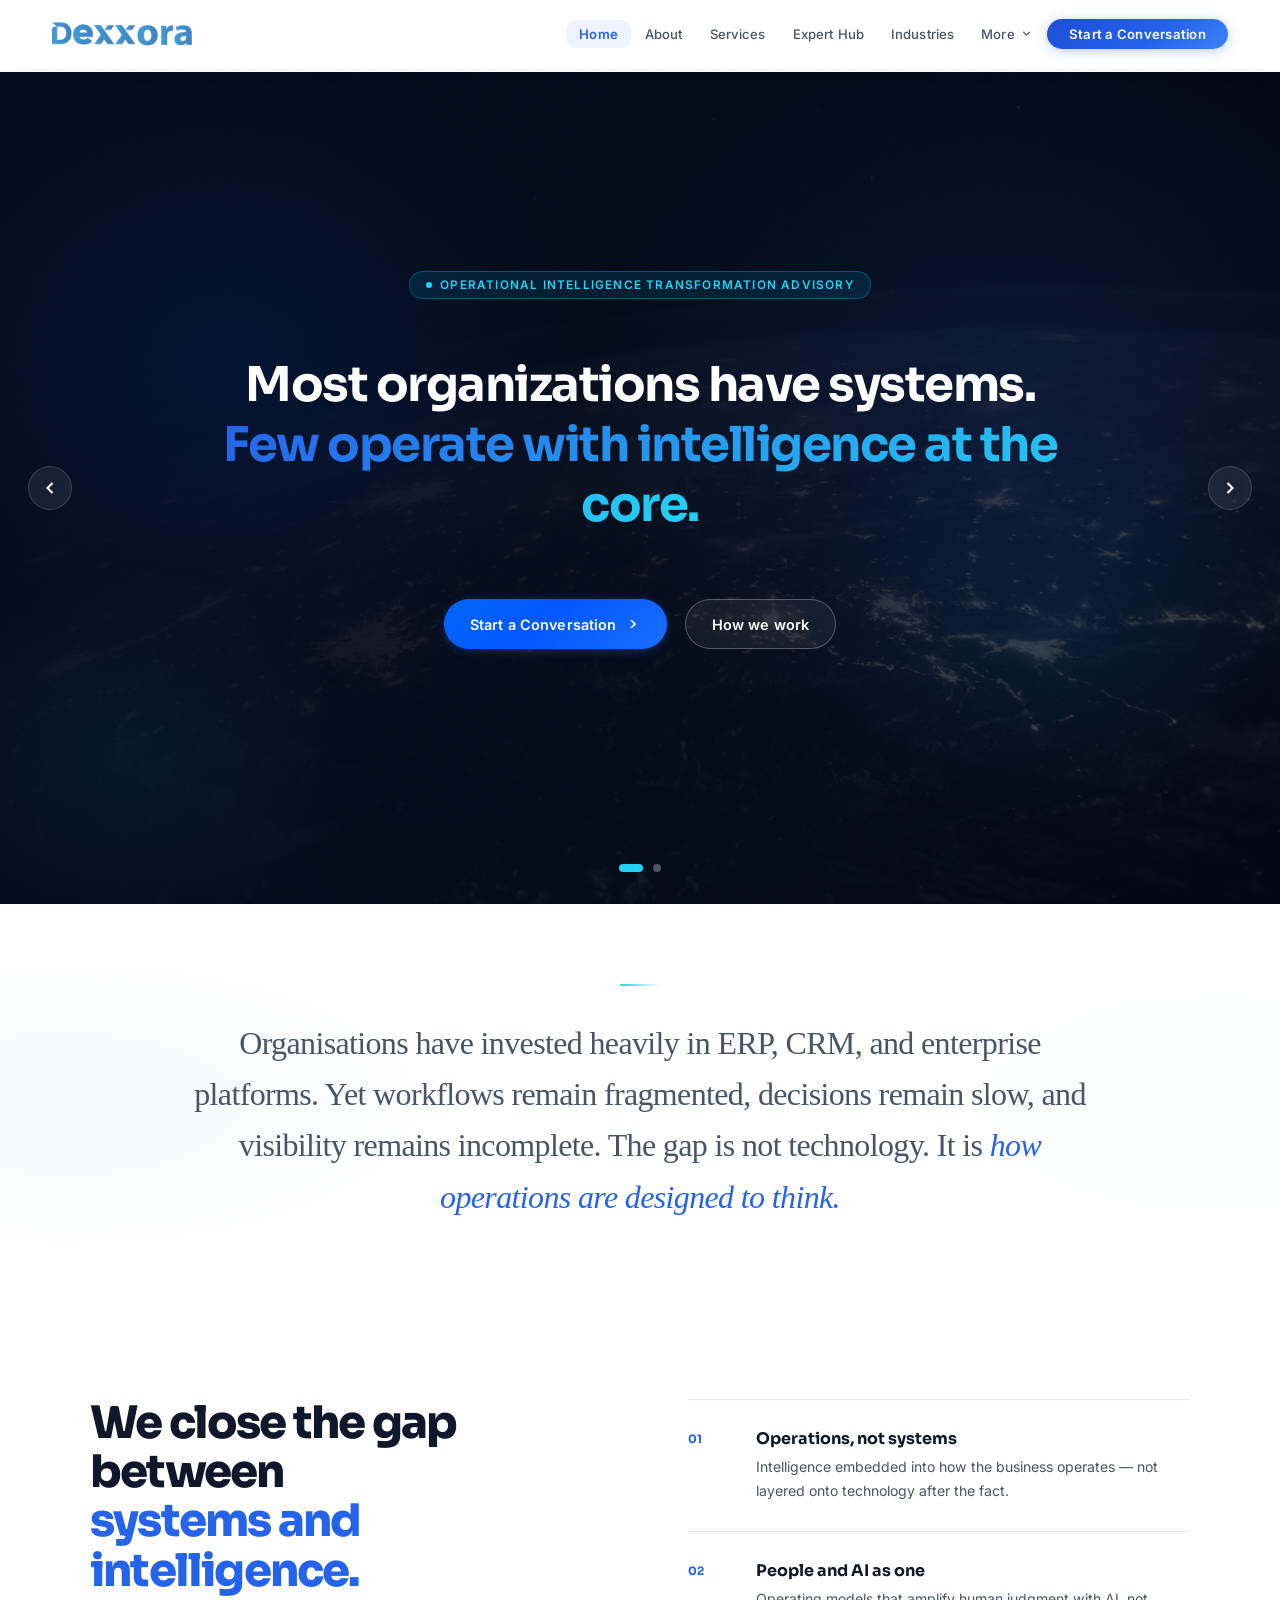
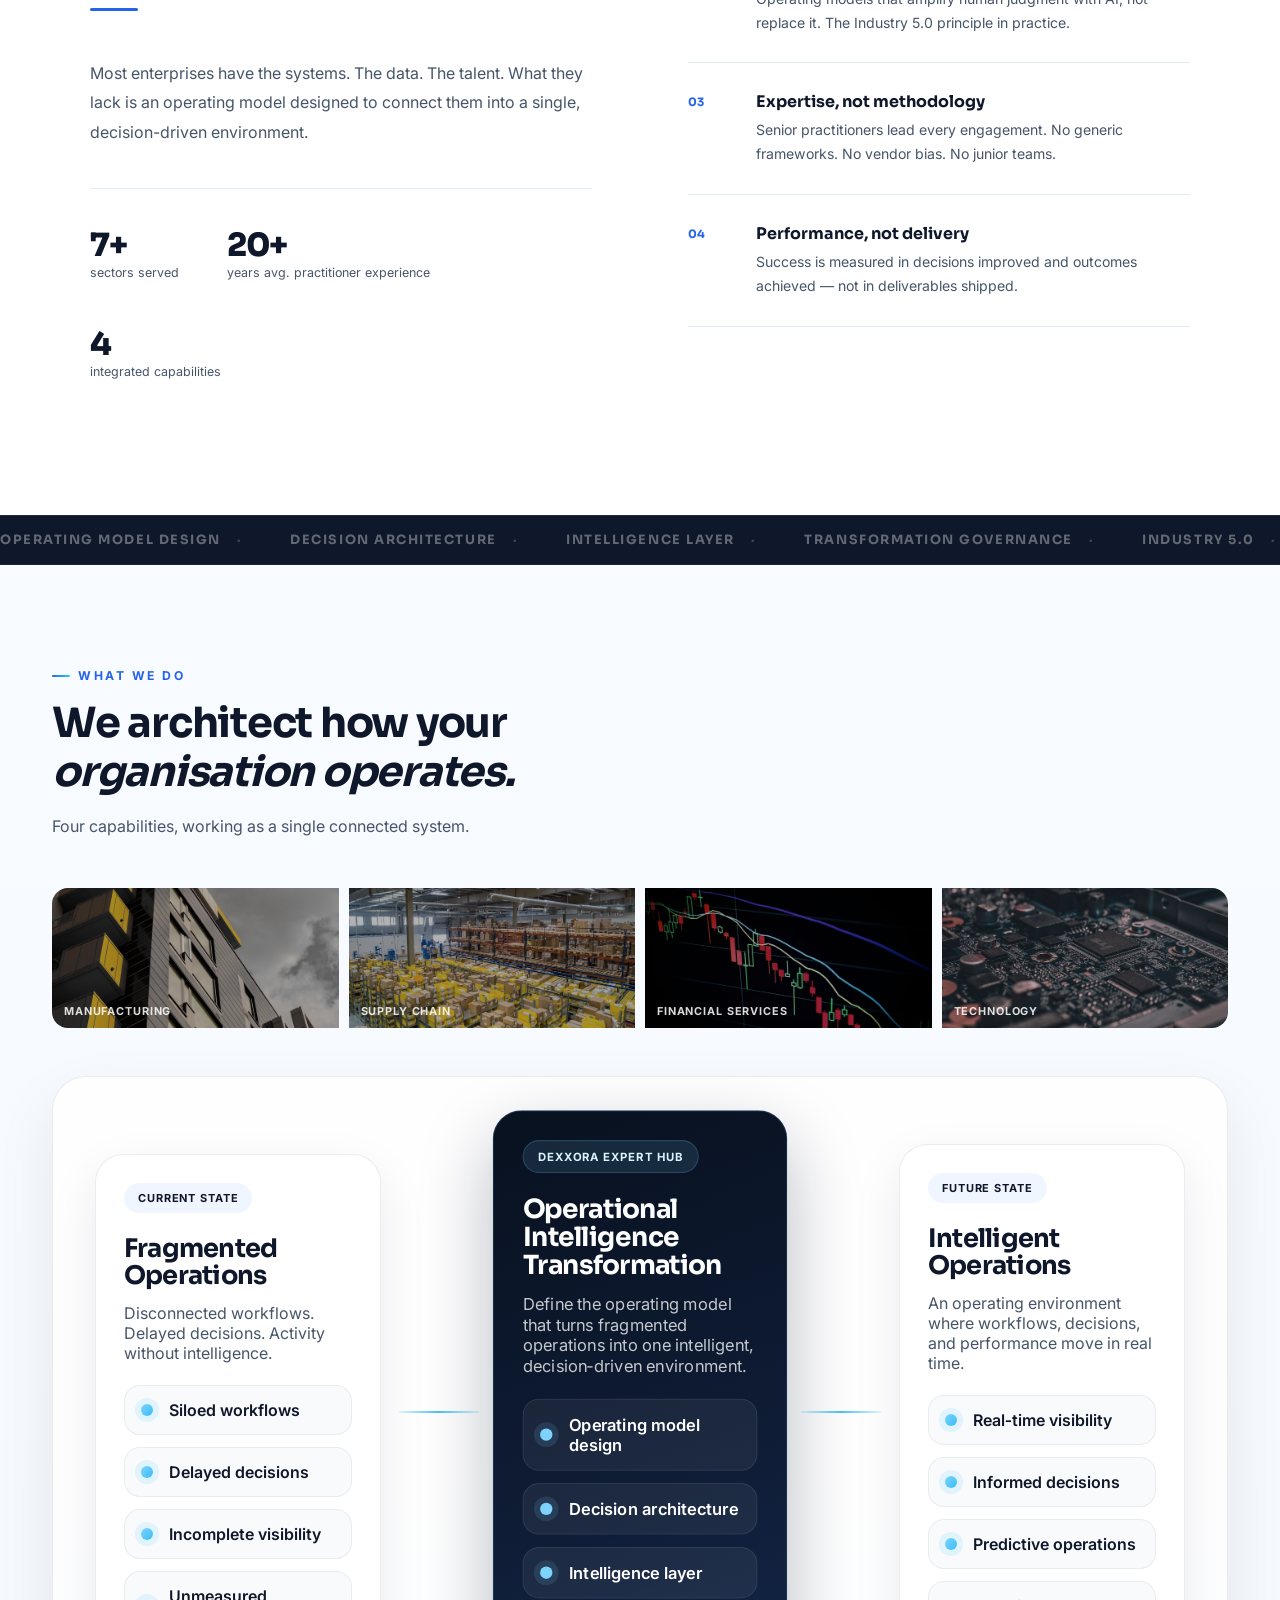
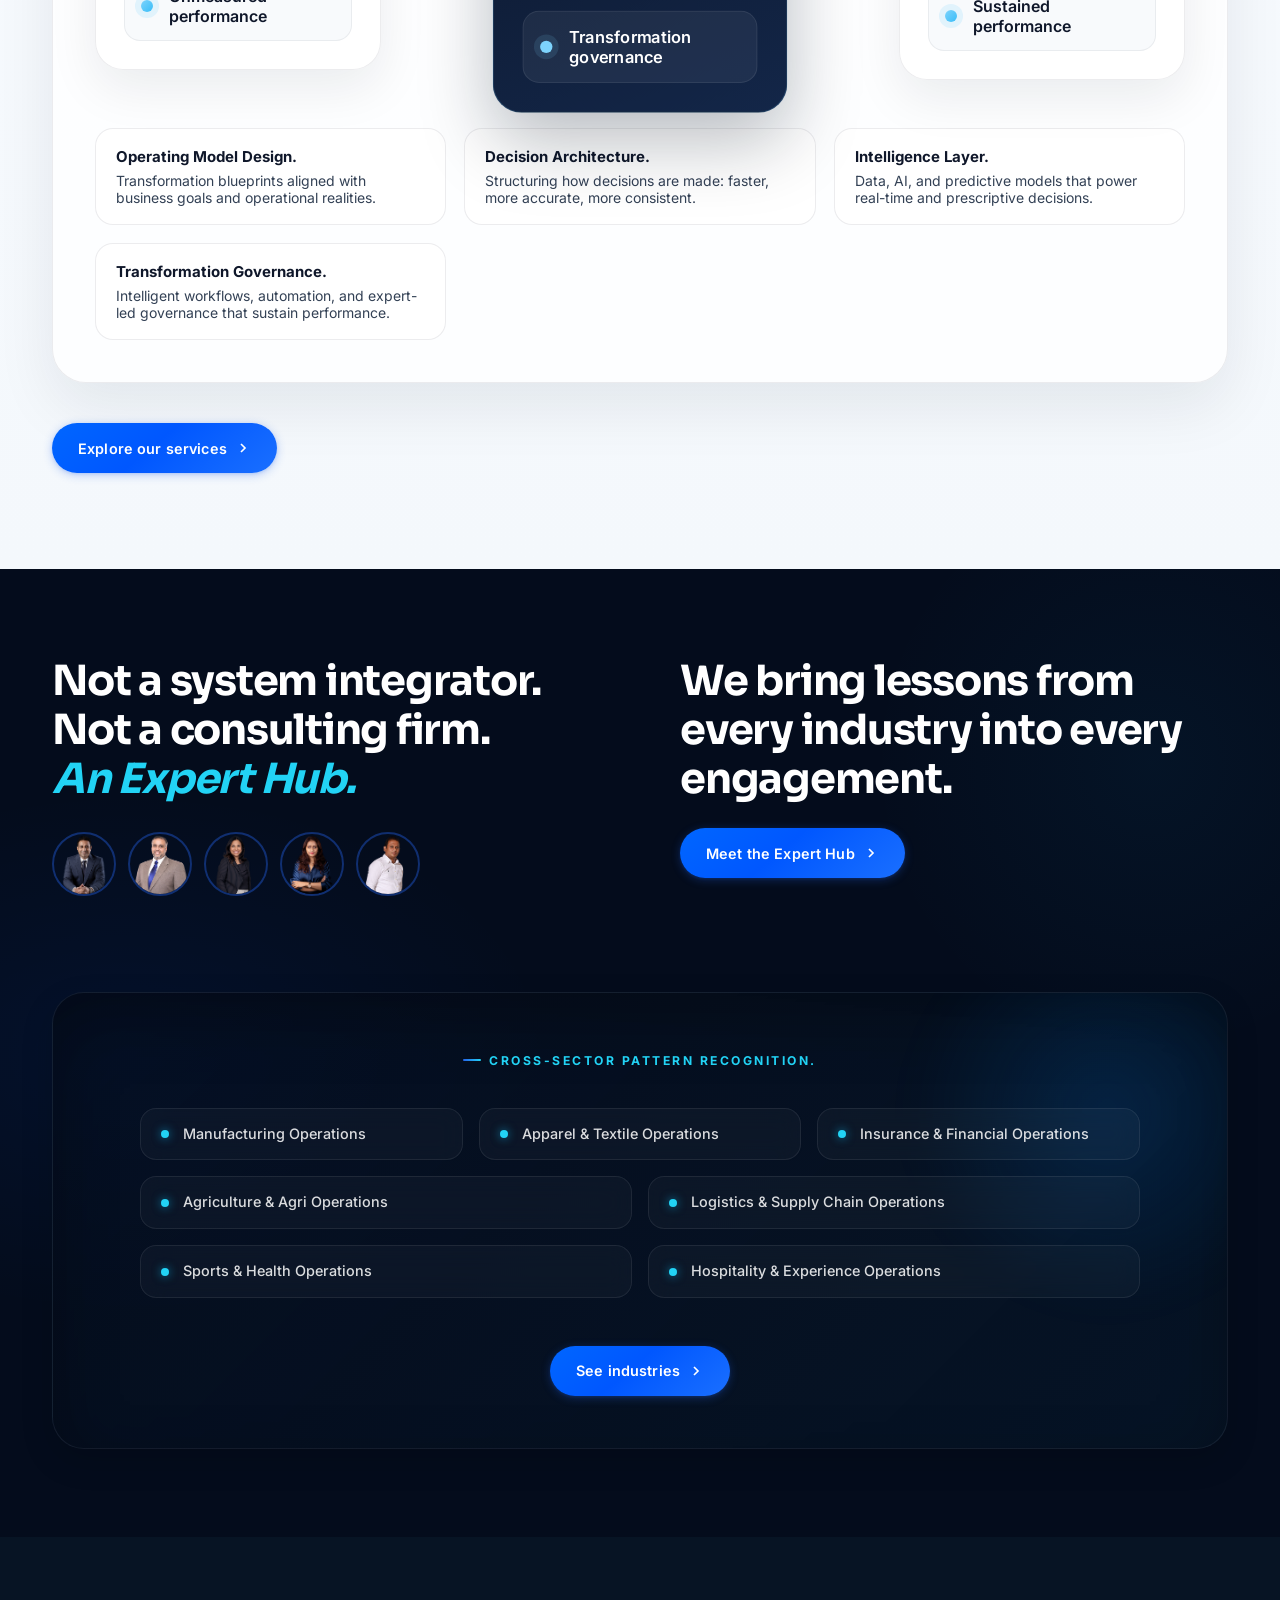
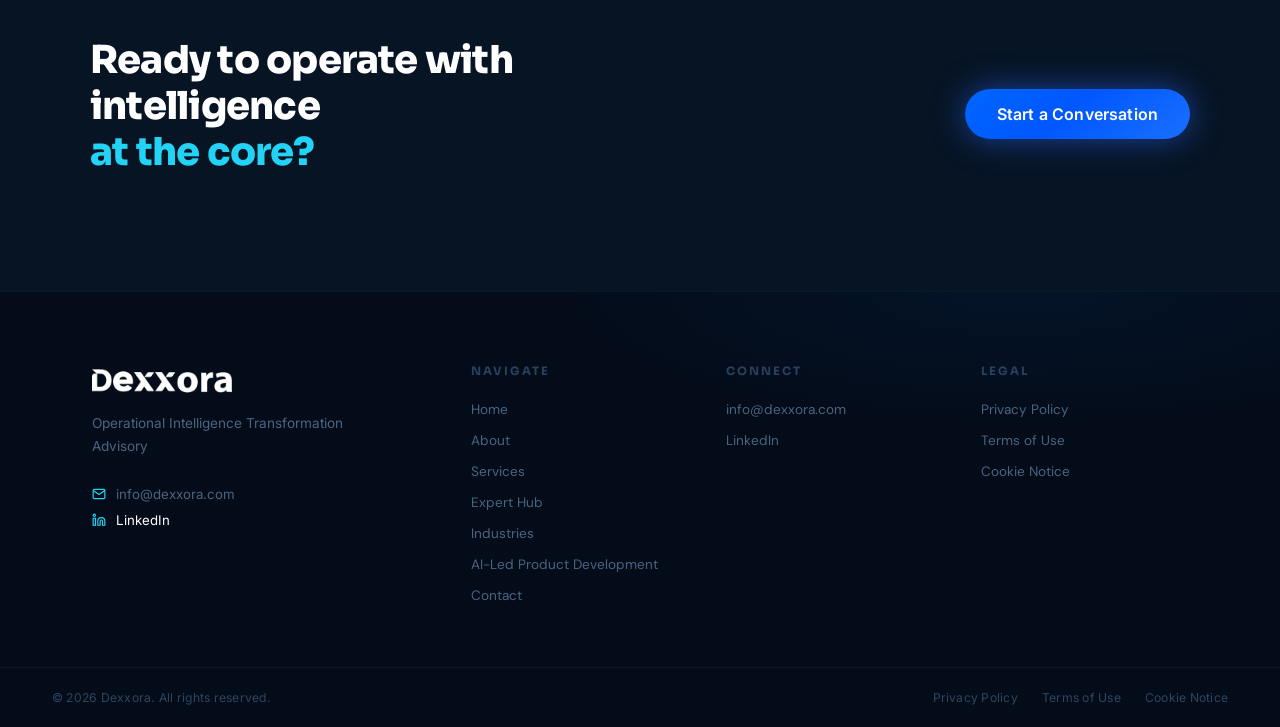
<file: home.html>
<!DOCTYPE html>
<html lang="en">

<head>
  <meta charset="UTF-8" />
  <meta name="viewport" content="width=device-width, initial-scale=1.0, maximum-scale=1.0, user-scalable=no" />
  <link rel="icon" type="image/x-icon" href="favicon.ico">
  <title>Dexxora: Operational Intelligence Transformation Advisory</title>
  <meta name="description" content="Dexxora helps organizations operate with intelligence at the core, building enterprises ready for Industry 5.0, where human expertise, AI, and intelligent systems operate as a unified, adaptive ecosystem." />
  <link rel="preconnect" href="https://fonts.googleapis.com" />
  <link rel="preconnect" href="https://fonts.gstatic.com" crossorigin>
  <link
    href="https://fonts.googleapis.com/css2?family=Sora:wght@300;400;600;700;800&family=DM+Sans:wght@300;400;500;600&family=Inter:wght@300;400;500;600;700&display=swap"
    rel="stylesheet" />
  <link rel="stylesheet" href="styles.css" />
  <style>
    /* Multi-page: always show page content */
    .page { display: block !important; opacity: 1 !important; }
  </style>
</head>

<body>
  <nav>
    <div class="nav-brand" onclick="showPage('home')">
      <div class="logo-mark"><img src="blue gradient logo_180 X 40 px.png" alt="Dexxora"></div>
    </div>
    <ul class="nav-links">
      <li><button onclick="showPage('home')" id="nav-home" class="nav-active">Home</button></li>
      <li><button onclick="showPage('about')" id="nav-about">About</button></li>
      <li><button onclick="showPage('services')" id="nav-services">Services</button></li>
      <li><button onclick="showPage('expert')" id="nav-expert">Expert Hub</button></li>
      <li><button onclick="showPage('industries')" id="nav-industries">Industries</button></li>
      <li class="nav-dropdown">
        <button class="nav-dropdown-btn">More <svg viewBox="0 0 24 24">
            <polyline points="6 9 12 15 18 9" />
          </svg></button>
        <div class="nav-dropdown-menu">
          <button onclick="showPage('solution')" id="nav-solution" style="display:none;">
            <svg viewBox="0 0 24 24">
              <path
                d="M21 16V8a2 2 0 0 0-1-1.73l-7-4a2 2 0 0 0-2 0l-7 4A2 2 0 0 0 3 8v8a2 2 0 0 0 1 1.73l7 4a2 2 0 0 0 2 0l7-4A2 2 0 0 0 21 16z" />
            </svg>Solution Hub
          </button>
          <button onclick="showPage('aiproduct')" id="nav-aiproduct">
            <svg viewBox="0 0 24 24">
              <circle cx="12" cy="12" r="10" />
              <path d="M12 8v4l3 3" />
            </svg>AI-Led Product Development
          </button>
        </div>
      </li>
      <li><button onclick="showPage('contact')" id="nav-contact" class="nav-cta-btn">Start a Conversation</button></li>
    </ul>
    <button class="hamburger" id="hamburgerBtn" onclick="toggleMenu()" aria-label="Menu">
      <svg viewBox="0 0 24 24" fill="none" stroke-linecap="round" stroke-linejoin="round" stroke-width="2">
        <line x1="3" y1="12" x2="21" y2="12" />
        <line x1="3" y1="6" x2="21" y2="6" />
        <line x1="3" y1="18" x2="21" y2="18" />
      </svg>
    </button>
  </nav>
  <div class="mobile-menu" id="mobileMenu">
    <button onclick="showPage('home');toggleMenu()">Home</button>
    <button onclick="showPage('about');toggleMenu()">About</button>
    <button onclick="showPage('services');toggleMenu()">Services</button>
    <button onclick="showPage('expert');toggleMenu()">Expert Hub</button>
    <button onclick="showPage('industries');toggleMenu()">Industries</button>
    <div class="mobile-more-label">More</div>
    <button class="mobile-sub" onclick="showPage('solution');toggleMenu()" style="display:none;">Solution Hub</button>
    <button class="mobile-sub" onclick="showPage('aiproduct');toggleMenu()">AI-Led Product Development</button>
    <button onclick="showPage('contact');toggleMenu()">Start a Conversation</button>
  </div>
  <div class="page active" id="page-home">

    <!-- HERO: 2-slide carousel -->
    <section class="hero hero-slider" id="home-hero">
      <div class="hero-bg">
        <img src="images/hero-home.jpg"
          alt="Intelligent operations data network">
      </div>
      <!-- Slide 1 -->
      <div class="hero-slide active-slide" id="slide-1">
        <div class="hero-slide-inner">
          <div class="hero-kicker">OPERATIONAL INTELLIGENCE TRANSFORMATION ADVISORY</div>
          <h1>Most organizations have systems.<br><span>Few operate with intelligence at the core.</span></h1>
          <div class="hero-btns">
            <button class="btn-primary" onclick="showPage('contact')">Start a Conversation <svg width="16" height="16"
                viewBox="0 0 24 24" fill="none" stroke="currentColor" stroke-width="2.5">
                <polyline points="9 18 15 12 9 6"></polyline>
              </svg></button>
            <button class="btn-secondary" onclick="showPage('services')">How we work</button>
          </div>
        </div>
      </div>
      <!-- Slide 2 -->
      <div class="hero-slide" id="slide-2">
        <div class="hero-slide-inner">
          <div class="hero-kicker">OPERATIONAL INTELLIGENCE TRANSFORMATION ADVISORY</div>
          <h1>Enabling Industry 5.0 through<br><span>intelligent factory operations.</span></h1>
          <div class="hero-btns">
            <button class="btn-primary" onclick="showPage('contact')">Start a Conversation <svg width="16" height="16"
                viewBox="0 0 24 24" fill="none" stroke="currentColor" stroke-width="2.5">
                <polyline points="9 18 15 12 9 6"></polyline>
              </svg></button>
            <button class="btn-secondary" onclick="showPage('services')">How we work</button>
          </div>
        </div>
      </div>
      <!-- Slide indicators -->
      <div class="hero-slider-dots">
        <button class="slider-dot active-dot" onclick="goToSlide(1)" aria-label="Slide 1"></button>
        <button class="slider-dot" onclick="goToSlide(2)" aria-label="Slide 2"></button>
      </div>
      <button class="slider-arrow slider-prev" onclick="prevSlide()" aria-label="Previous">
        <svg width="20" height="20" viewBox="0 0 24 24" fill="none" stroke="currentColor" stroke-width="2.5">
          <polyline points="15 18 9 12 15 6" />
        </svg>
      </button>
      <button class="slider-arrow slider-next" onclick="nextSlide()" aria-label="Next">
        <svg width="20" height="20" viewBox="0 0 24 24" fill="none" stroke="currentColor" stroke-width="2.5">
          <polyline points="9 18 15 12 9 6" />
        </svg>
      </button>
    </section>

    <!-- POSITIONING STATEMENT — premium -->
    <section class="premium-statement-section premium-statement-light">
      <div class="premium-statement-inner">
        <p class="premium-statement-text premium-statement-text-dark">Organisations have invested heavily in ERP, CRM, and enterprise platforms. Yet workflows remain fragmented, decisions remain slow, and visibility remains incomplete. The gap is not technology. It is <em>how operations are designed to think.</em></p>
      </div>
    </section>

    <!-- VALUE PROPOSITION — staggered list layout -->
    <section style="background:#fff;padding:clamp(48px,8vw,96px) clamp(20px,4vw,52px);">
      <div style="max-width:1100px;margin:0 auto;display:grid;grid-template-columns:1fr 1fr;gap:96px;align-items:start;">
        <div>
          <div class="ruled-heading">
            <h2>We close the gap between<br><em>systems and intelligence.</em></h2>
          </div>
          <p style="font-size:1rem;color:var(--text-muted);line-height:1.85;font-family:'Inter',sans-serif;">Most enterprises have the systems. The data. The talent. What they lack is an operating model designed to connect them into a single, decision-driven environment.</p>
          <div class="inline-stats" style="margin-top:40px;">
            <div>
              <div class="inline-stat-num">7+</div>
              <div class="inline-stat-label">sectors served</div>
            </div>
            <div>
              <div class="inline-stat-num">20+</div>
              <div class="inline-stat-label">years avg. practitioner experience</div>
            </div>
            <div>
              <div class="inline-stat-num">4</div>
              <div class="inline-stat-label">integrated capabilities</div>
            </div>
          </div>
        </div>
        <ul class="stagger-list" id="intel-gap">
          <li>
            <div class="stagger-num">01</div>
            <div>
              <div class="stagger-title">Operations, not systems</div>
              <div class="stagger-desc">Intelligence embedded into how the business operates — not layered onto technology after the fact.</div>
            </div>
          </li>
          <li>
            <div class="stagger-num">02</div>
            <div>
              <div class="stagger-title">People and AI as one</div>
              <div class="stagger-desc">Operating models that amplify human judgment with AI, not replace it. The Industry 5.0 principle in practice.</div>
            </div>
          </li>
          <li>
            <div class="stagger-num">03</div>
            <div>
              <div class="stagger-title">Expertise, not methodology</div>
              <div class="stagger-desc">Senior practitioners lead every engagement. No generic frameworks. No vendor bias. No junior teams.</div>
            </div>
          </li>
          <li>
            <div class="stagger-num">04</div>
            <div>
              <div class="stagger-title">Performance, not delivery</div>
              <div class="stagger-desc">Success is measured in decisions improved and outcomes achieved — not in deliverables shipped.</div>
            </div>
          </li>
        </ul>
      </div>
    </section>

    <!-- TICKER STRIP -->
    <div class="ticker-strip">
      <div class="ticker-track">
        <span class="ticker-item">Operating Model Design</span>
        <span class="ticker-item">Decision Architecture</span>
        <span class="ticker-item">Intelligence Layer</span>
        <span class="ticker-item">Transformation Governance</span>
        <span class="ticker-item">Industry 5.0</span>
        <span class="ticker-item">Human-Centric AI</span>
        <span class="ticker-item">Operational Intelligence</span>
        <span class="ticker-item">Expert Hub</span>
        <span class="ticker-item">Operating Model Design</span>
        <span class="ticker-item">Decision Architecture</span>
        <span class="ticker-item">Intelligence Layer</span>
        <span class="ticker-item">Transformation Governance</span>
        <span class="ticker-item">Industry 5.0</span>
        <span class="ticker-item">Human-Centric AI</span>
        <span class="ticker-item">Operational Intelligence</span>
        <span class="ticker-item">Expert Hub</span>
      </div>
    </div>

    <!-- SIGNATURE MODEL SECTION (What We Do), comes before Client Impact per PDF -->
    <section class="section section-soft sig-model-section">
      <div class="container">
        <span class="s-eyebrow">What We Do</span>
        <h2 class="s-title">We architect how your<br><em>organisation operates.</em></h2>
        <p class="s-sub" style="margin-left:0;max-width:600px;">Four capabilities, working as a single connected system.</p>

        <!-- Industry image mosaic -->
        <div style="display:grid;grid-template-columns:repeat(4,1fr);gap:10px;margin-bottom:48px;border-radius:16px;overflow:hidden;">
          <div style="height:140px;overflow:hidden;position:relative;">
            <img src="images/home-mosaic-manufacturing.jpg" alt="Manufacturing" style="width:100%;height:100%;object-fit:cover;filter:brightness(0.7) saturate(0.8);transition:transform .4s;" onmouseover="this.style.transform='scale(1.05)'" onmouseout="this.style.transform='scale(1)'">
            <div style="position:absolute;bottom:10px;left:12px;font-size:.68rem;font-weight:700;color:rgba(255,255,255,0.85);letter-spacing:.08em;text-transform:uppercase;font-family:'Inter',sans-serif;">Manufacturing</div>
          </div>
          <div style="height:140px;overflow:hidden;position:relative;">
            <img src="images/home-mosaic-supply.jpg" alt="Supply Chain" style="width:100%;height:100%;object-fit:cover;filter:brightness(0.7) saturate(0.8);transition:transform .4s;" onmouseover="this.style.transform='scale(1.05)'" onmouseout="this.style.transform='scale(1)'">
            <div style="position:absolute;bottom:10px;left:12px;font-size:.68rem;font-weight:700;color:rgba(255,255,255,0.85);letter-spacing:.08em;text-transform:uppercase;font-family:'Inter',sans-serif;">Supply Chain</div>
          </div>
          <div style="height:140px;overflow:hidden;position:relative;">
            <img src="images/home-mosaic-finance.jpg" alt="Financial Services" style="width:100%;height:100%;object-fit:cover;filter:brightness(0.7) saturate(0.8);transition:transform .4s;" onmouseover="this.style.transform='scale(1.05)'" onmouseout="this.style.transform='scale(1)'">
            <div style="position:absolute;bottom:10px;left:12px;font-size:.68rem;font-weight:700;color:rgba(255,255,255,0.85);letter-spacing:.08em;text-transform:uppercase;font-family:'Inter',sans-serif;">Financial Services</div>
          </div>
          <div style="height:140px;overflow:hidden;position:relative;">
            <img src="images/home-mosaic-tech.jpg" alt="Technology" style="width:100%;height:100%;object-fit:cover;filter:brightness(0.7) saturate(0.8);transition:transform .4s;" onmouseover="this.style.transform='scale(1.05)'" onmouseout="this.style.transform='scale(1)'">
            <div style="position:absolute;bottom:10px;left:12px;font-size:.68rem;font-weight:700;color:rgba(255,255,255,0.85);letter-spacing:.08em;text-transform:uppercase;font-family:'Inter',sans-serif;">Technology</div>
          </div>
        </div>

        <div class="sig-model-wrap">
          <div class="sig-model-flow">
            <div class="sig-card sig-card-light">
              <div class="sig-badge sig-badge-light">Current state</div>
              <h3 class="sig-card-title">Fragmented Operations</h3>
              <p class="sig-card-desc">Disconnected workflows. Delayed decisions. Activity without intelligence.</p>
              <ul class="sig-list">
                <li><span class="sig-dot"></span>Siloed workflows</li>
                <li><span class="sig-dot"></span>Delayed decisions</li>
                <li><span class="sig-dot"></span>Incomplete visibility</li>
                <li><span class="sig-dot"></span>Unmeasured performance</li>
              </ul>
            </div>
            <div class="sig-arrow"></div>
            <div class="sig-card sig-card-dark">
              <div class="sig-badge sig-badge-dark">Dexxora Expert Hub</div>
              <h3 class="sig-card-title sig-card-title-light">Operational Intelligence Transformation</h3>
              <p class="sig-card-desc sig-card-desc-light">Define the operating model that turns fragmented operations
                into one intelligent, decision‑driven environment.</p>
              <ul class="sig-list sig-list-dark">
                <li><span class="sig-dot sig-dot-light"></span>Operating model design</li>
                <li><span class="sig-dot sig-dot-light"></span>Decision architecture</li>
                <li><span class="sig-dot sig-dot-light"></span>Intelligence layer</li>
                <li><span class="sig-dot sig-dot-light"></span>Transformation governance</li>
              </ul>
            </div>
            <div class="sig-arrow"></div>
            <div class="sig-card sig-card-light">
              <div class="sig-badge sig-badge-light">Future state</div>
              <h3 class="sig-card-title">Intelligent Operations</h3>
              <p class="sig-card-desc">An operating environment where workflows, decisions, and performance move in real
                time.</p>
              <ul class="sig-list">
                <li><span class="sig-dot"></span>Real‑time visibility</li>
                <li><span class="sig-dot"></span>Informed decisions</li>
                <li><span class="sig-dot"></span>Predictive operations</li>
                <li><span class="sig-dot"></span>Sustained performance</li>
              </ul>
            </div>
          </div>
          <div class="sig-notes">
            <div class="sig-note"><strong>Operating Model Design. </strong>Transformation blueprints aligned with business goals and operational realities.</div>
            <div class="sig-note"><strong>Decision Architecture. </strong>Structuring how decisions are made: faster, more accurate, more consistent.</div>
            <div class="sig-note"><strong>Intelligence Layer. </strong>Data, AI, and predictive models that power real-time and prescriptive decisions.</div>
            <div class="sig-note"><strong>Transformation Governance. </strong>Intelligent workflows, automation, and expert-led governance that sustain performance.</div>
          </div>
        </div>
        <div style="margin-top:40px;">
          <button class="btn-primary" onclick="showPage('services')">Explore our services <svg width="16" height="16" viewBox="0 0 24 24" fill="none" stroke="currentColor" stroke-width="2.5"><polyline points="9 18 15 12 9 6"></polyline></svg></button>
        </div>
      </div>
    </section>

    <!-- EXPERT HUB TEASER -->
    <section class="ci-section">
      <div class="container">
        <div class="outcome-header-grid" style="align-items: start;">
          <div>
            <h2 class="s-title s-title-light" style="margin-top:0;">Not a system integrator. Not a consulting firm.<br><em style="font-style:italic;color:var(--neon-blue);">An Expert Hub.</em></h2>
            <!-- Team portrait strip -->
            <div style="display:flex;gap:12px;margin-top:28px;margin-bottom:24px;">
              <div style="width:64px;height:64px;border-radius:50%;overflow:hidden;border:2px solid rgba(37,99,235,0.4);flex-shrink:0;">
                <img src="1-Sanka--1080x1080px.png" alt="Sankka Weerasinghe" style="width:100%;height:100%;object-fit:cover;">
              </div>
              <div style="width:64px;height:64px;border-radius:50%;overflow:hidden;border:2px solid rgba(37,99,235,0.4);flex-shrink:0;">
                <img src="2-Dulanjana-1080x1080px.png" alt="Dulanjana Silva" style="width:100%;height:100%;object-fit:cover;">
              </div>
              <div style="width:64px;height:64px;border-radius:50%;overflow:hidden;border:2px solid rgba(37,99,235,0.4);flex-shrink:0;">
                <img src="3-Gayathri-1080x1080px.png" alt="Gayathri Karunanayake" style="width:100%;height:100%;object-fit:cover;object-position:25% top;">
              </div>
              <div style="width:64px;height:64px;border-radius:50%;overflow:hidden;border:2px solid rgba(37,99,235,0.4);flex-shrink:0;">
                <img src="4-Rashika-1080x1080px.png" alt="Rashika De Silva" style="width:100%;height:100%;object-fit:cover;">
              </div>
              <div style="width:64px;height:64px;border-radius:50%;overflow:hidden;border:2px solid rgba(37,99,235,0.4);flex-shrink:0;">
                <img src="5-Gihan-1080x1080px.png" alt="Gihan Kuruppu" style="width:100%;height:100%;object-fit:cover;">
              </div>
            </div>
          </div>
          <div>
            <h2 class="s-title s-title-light" style="margin-bottom:24px;margin-top:0;">We bring lessons from every industry into every engagement.</h2>
            <button class="btn-primary" onclick="showPage('expert')">Meet the Expert Hub <svg width="16" height="16" viewBox="0 0 24 24" fill="none" stroke="currentColor" stroke-width="2.5"><polyline points="9 18 15 12 9 6"></polyline></svg></button>
          </div>
        </div>

        <!-- Industries Strip -->
        <style>
          .modern-chip {
            display: flex;
            align-items: center;
            gap: 14px;
            padding: 16px 20px;
            background: rgba(255, 255, 255, 0.03);
            border: 1px solid rgba(255, 255, 255, 0.08);
            border-radius: 16px;
            transition: all 0.4s cubic-bezier(0.22, 1, 0.36, 1);
            position: relative;
            overflow: hidden;
            backdrop-filter: blur(12px);
            cursor: default;
          }
          .modern-chip::before {
            content: '';
            position: absolute;
            inset: 0;
            background: linear-gradient(90deg, transparent, rgba(255,255,255,0.04), transparent);
            transform: translateX(-100%);
            transition: transform 0.6s;
          }
          .modern-chip:hover::before {
            transform: translateX(100%);
          }
          .modern-chip:hover {
            background: rgba(0, 136, 255, 0.08);
            border-color: rgba(0, 200, 255, 0.3);
            transform: translateY(-4px);
            box-shadow: 0 12px 28px rgba(0, 136, 255, 0.15);
          }
          .modern-chip .chip-dot {
            width: 8px;
            height: 8px;
            border-radius: 50%;
            background: var(--neon-blue);
            flex-shrink: 0;
            box-shadow: 0 0 10px rgba(0, 200, 255, 0.6);
            transition: transform 0.3s, box-shadow 0.3s, background 0.3s;
          }
          .modern-chip:hover .chip-dot {
            transform: scale(1.4);
            box-shadow: 0 0 16px rgba(0, 200, 255, 0.9);
            background: #fff;
          }
          .modern-chip span {
            font-size: .9rem;
            color: rgba(255, 255, 255, 0.85);
            font-family: 'Inter', sans-serif;
            font-weight: 500;
            line-height: 1.3;
            transition: color 0.3s;
          }
          .modern-chip:hover span {
            color: #fff;
          }
        </style>
        <div style="margin-top:56px;padding:52px;background:linear-gradient(135deg,rgba(5,14,31,0.6) 0%,rgba(7,22,40,0.8) 100%);border-radius:32px;border:1px solid rgba(255,255,255,0.06);position:relative;overflow:hidden;box-shadow: 0 24px 64px rgba(0,0,0,0.3) inset, 0 12px 32px rgba(0,0,0,0.15);">
          <!-- background accent -->
          <div style="position:absolute;top:-80px;right:-80px;width:400px;height:400px;border-radius:50%;background:radial-gradient(circle,rgba(0,136,255,0.15) 0%,transparent 70%);pointer-events:none;filter:blur(20px);"></div>

          <div style="display:flex;flex-direction:column;align-items:center;position:relative;z-index:1;">
            <div style="margin-bottom:40px;text-align:center;">
              <span class="s-eyebrow" style="color:var(--neon-blue);margin-bottom:0;justify-content:center;">Cross-sector pattern recognition.</span>
            </div>

            <!-- Industry chips flex grid -->
            <div style="display:flex;flex-wrap:wrap;gap:16px;justify-content:center;width:100%;max-width:1000px;margin-bottom:48px;">
              <div class="modern-chip" style="flex:1 1 30%;min-width:260px;">
                <div class="chip-dot"></div>
                <span>Manufacturing Operations</span>
              </div>
              <div class="modern-chip" style="flex:1 1 30%;min-width:260px;">
                <div class="chip-dot"></div>
                <span>Apparel &amp; Textile Operations</span>
              </div>
              <div class="modern-chip" style="flex:1 1 30%;min-width:260px;">
                <div class="chip-dot"></div>
                <span>Insurance &amp; Financial Operations</span>
              </div>
              <div class="modern-chip" style="flex:1 1 45%;min-width:280px;">
                <div class="chip-dot"></div>
                <span>Agriculture &amp; Agri Operations</span>
              </div>
              <div class="modern-chip" style="flex:1 1 45%;min-width:280px;">
                <div class="chip-dot"></div>
                <span>Logistics &amp; Supply Chain Operations</span>
              </div>
              <div class="modern-chip" style="flex:1 1 45%;min-width:280px;">
                <div class="chip-dot"></div>
                <span>Sports &amp; Health Operations</span>
              </div>
              <div class="modern-chip" style="flex:1 1 45%;min-width:280px;">
                <div class="chip-dot"></div>
                <span>Hospitality &amp; Experience Operations</span>
              </div>
            </div>

            <button class="btn-primary" onclick="showPage('industries')">See industries <svg width="16" height="16" viewBox="0 0 24 24" fill="none" stroke="currentColor" stroke-width="2.5"><polyline points="9 18 15 12 9 6"></polyline></svg></button>
          </div>
        </div>
      </div>
    </section>

    <!-- CALL TO ACTION -->
    <section style="background:var(--bg-dark2);padding:clamp(60px, 8vw, 100px) clamp(20px, 4vw, 52px);">
      <div style="max-width:1100px;margin:0 auto;display:flex;justify-content:space-between;align-items:center;gap:40px;flex-wrap:wrap;">
        <div style="max-width:650px;">
          <h2 style="font-family:'Sora',sans-serif;font-size:clamp(1.8rem, 3vw, 2.5rem);font-weight:800;color:#fff;line-height:1.2;margin-top:0;margin-bottom:16px;letter-spacing:-0.02em;">
            Ready to operate with intelligence<br>
            <span style="color:var(--neon-blue);">at the core?</span>
          </h2>

        </div>
        <div>
          <button class="btn-primary" onclick="showPage('contact')" style="box-shadow: 0 0 32px rgba(37,99,235,0.6); padding: 16px 32px; font-size: 1rem;">Start a Conversation</button>
        </div>
      </div>
    </section>

    <footer>
      <div class="footer-main">
        <!-- Brand col -->
        <div>
          <div class="footer-brand">
            <div class="logo-mark"><img src="blue gradient logo_180 X 40 px.png" alt="Dexxora"></div>
            <div class="brand-text"><span class="brand-name">Dexxora</span></div>
          </div>
          <p class="footer-tagline">Operational Intelligence Transformation Advisory</p>
          <div class="footer-contact-item"><svg viewBox="0 0 24 24">
              <path d="M4 4h16c1.1 0 2 .9 2 2v12c0 1.1-.9 2-2 2H4c-1.1 0-2-.9-2-2V6c0-1.1.9-2 2-2z" />
              <polyline points="22,6 12,13 2,6" />
            </svg><a href="mailto:info@dexxora.com">info@dexxora.com</a></div>
          <a href="https://linkedin.com/company/dexxora" target="_blank" class="footer-contact-item" style="text-decoration:none;color:inherit;">
            <svg viewBox="0 0 24 24" fill="none" stroke="currentColor" stroke-width="2"><path d="M16 8a6 6 0 0 1 6 6v7h-4v-7a2 2 0 0 0-2-2 2 2 0 0 0-2 2v7h-4v-7a6 6 0 0 1 6-6z"/><rect x="2" y="9" width="4" height="12"/><circle cx="4" cy="4" r="2"/></svg>
            <span>LinkedIn</span>
          </a>
        </div>
        <div>
          <p class="footer-col-heading">Navigate</p>
          <ul class="footer-links">
            <li><button onclick="showPage('home')">Home</button></li>
            <li><button onclick="showPage('about')">About</button></li>
            <li><button onclick="showPage('services')">Services</button></li>
            <li><button onclick="showPage('expert')">Expert Hub</button></li>
            <li><button onclick="showPage('industries')">Industries</button></li>
            <li><button onclick="showPage('aiproduct')">AI-Led Product Development</button></li>
            <li><button onclick="showPage('contact')">Contact</button></li>
          </ul>
        </div>
        <div>
          <p class="footer-col-heading">Connect</p>
          <ul class="footer-links">
            <li><a href="mailto:info@dexxora.com">info@dexxora.com</a></li>
            <li><a href="https://linkedin.com/company/dexxora" target="_blank">LinkedIn</a></li>
          </ul>
        </div>
        <div>
          <p class="footer-col-heading">Legal</p>
          <ul class="footer-links">
            <li><a>Privacy Policy</a></li>
            <li><a>Terms of Use</a></li>
            <li><a>Cookie Notice</a></li>
          </ul>
        </div>
      </div>
      <div class="footer-bottom">
        <div>&copy; 2026 Dexxora. All rights reserved.</div>
        <div class="footer-bottom-links">
          <a>Privacy Policy</a>
          <a>Terms of Use</a>
          <a>Cookie Notice</a>
        </div>
      </div>
    </footer>
  </div>
  <script>
    function showPage(name) {
      var map = {
        home: 'home.html',
        about: 'about.html',
        services: 'services.html',
        expert: 'expert.html',
        industries: 'industries.html',
        aiproduct: 'aiproduct.html',
        solution: 'solution.html',
        contact: 'contact.html'
      };
      window.location.href = map[name] || 'index.html';
    }
        function toggleMenu() { document.getElementById('mobileMenu').classList.toggle('open'); }

    function initGapAnimations() {
      const cards = document.querySelectorAll('#page-home .gap-card');
      const obs = new IntersectionObserver(es => { es.forEach(e => { if (e.isIntersecting) e.target.classList.add('animate-in'); }); }, { threshold: .15 });
      cards.forEach(c => obs.observe(c));
    }

    function initFlowchart() {
      const steps = document.querySelectorAll('#fcWrap .fc-step');
      if (!steps.length) return;
      steps.forEach(s => s.classList.remove('fc-visible'));
      const obs = new IntersectionObserver(es => {
        es.forEach(e => { if (e.isIntersecting) { e.target.classList.add('fc-visible'); obs.unobserve(e.target); } });
      }, { threshold: .2 });
      steps.forEach(s => obs.observe(s));
    }

    // HOME HERO SLIDER
    let currentSlide = 1;
    let sliderTimer = null;

    function goToSlide(n) {
      const slides = document.querySelectorAll('#home-hero .hero-slide');
      const dots = document.querySelectorAll('#home-hero .slider-dot');
      slides.forEach(s => s.classList.remove('active-slide'));
      dots.forEach(d => d.classList.remove('active-dot'));
      currentSlide = n;
      const target = document.getElementById('slide-' + n);
      if (target) { target.classList.add('active-slide'); }
      if (dots[n - 1]) dots[n - 1].classList.add('active-dot');
      resetSliderTimer();
    }

    function nextSlide() {
      const total = document.querySelectorAll('#home-hero .hero-slide').length;
      goToSlide(currentSlide >= total ? 1 : currentSlide + 1);
    }

    function prevSlide() {
      const total = document.querySelectorAll('#home-hero .hero-slide').length;
      goToSlide(currentSlide <= 1 ? total : currentSlide - 1);
    }

    function resetSliderTimer() {
      if (sliderTimer) clearInterval(sliderTimer);
      sliderTimer = setInterval(nextSlide, 5000);
    }

    document.addEventListener('DOMContentLoaded', () => {
      initGapAnimations();
      resetSliderTimer();
    });
    // CONTACT FORM
    function submitContactForm() {
      const first = document.getElementById('cf_first').value.trim();
      const last = document.getElementById('cf_last').value.trim();
      const email = document.getElementById('cf_email').value.trim();
      const msg = document.getElementById('cf_message').value.trim();
      const errEl = document.getElementById('formError');
      const emailRx = /^[^\s@]+@[^\s@]+\.[^\s@]+$/;

      if (!first || !email || !msg || !emailRx.test(email)) {
        errEl.style.display = 'block';
        errEl.textContent = !email || !emailRx.test(email)
          ? 'Please enter a valid email address.'
          : 'Please fill in all required fields.';
        return;
      }
      errEl.style.display = 'none';

      const btn = document.getElementById('contactSubmitBtn');
      const btnText = document.getElementById('submitBtnText');
      const btnIcon = document.getElementById('submitBtnIcon');
      const spinner = document.getElementById('submitBtnSpinner');
      btn.disabled = true;
      btnText.textContent = 'Sending...';
      btnIcon.style.display = 'none';
      spinner.style.display = 'inline-block';

      const org = document.getElementById('cf_org').value.trim();
      const area = document.getElementById('cf_area').value;
      const role = document.getElementById('cf_last') ? document.getElementById('cf_last').value.trim() : '';
      const body = `Name: ${first}\nRole: ${role || '-'}\nEmail: ${email}\nOrganisation: ${org || '-'}\nArea of Interest: ${area || '-'}\n\nMessage:\n${msg}`;

      // Send via mailto as fallback (EmailJS / backend not available in static context)
      const mailto = `mailto:info@dexxora.com?subject=Enquiry from ${encodeURIComponent(first)} - Dexxora Website&body=${encodeURIComponent(body)}`;
      window.location.href = mailto;

      // Show success state after short delay
      setTimeout(() => {
        document.getElementById('contactFormFields').style.display = 'none';
        document.getElementById('contactSuccess').style.display = 'block';
        btn.disabled = false;
        btnText.textContent = 'Send Message';
        btnIcon.style.display = 'inline-block';
        spinner.style.display = 'none';
      }, 800);
    }

    function resetContactForm() {
      ['cf_first', 'cf_last', 'cf_email', 'cf_org', 'cf_message'].forEach(id => {
        document.getElementById(id).value = '';
      });
      document.getElementById('cf_area').value = '';
      document.getElementById('formError').style.display = 'none';
      document.getElementById('contactFormFields').style.display = 'block';
      document.getElementById('contactSuccess').style.display = 'none';
    }

    // Set active nav item
    (function() {
      document.querySelectorAll('.nav-links button, .nav-links a').forEach(function(b) { b.classList.remove('nav-active'); });
      var btn = document.getElementById('nav-home');
      if (btn) btn.classList.add('nav-active');
    })();
  </script>
</body>

</html>
</file>
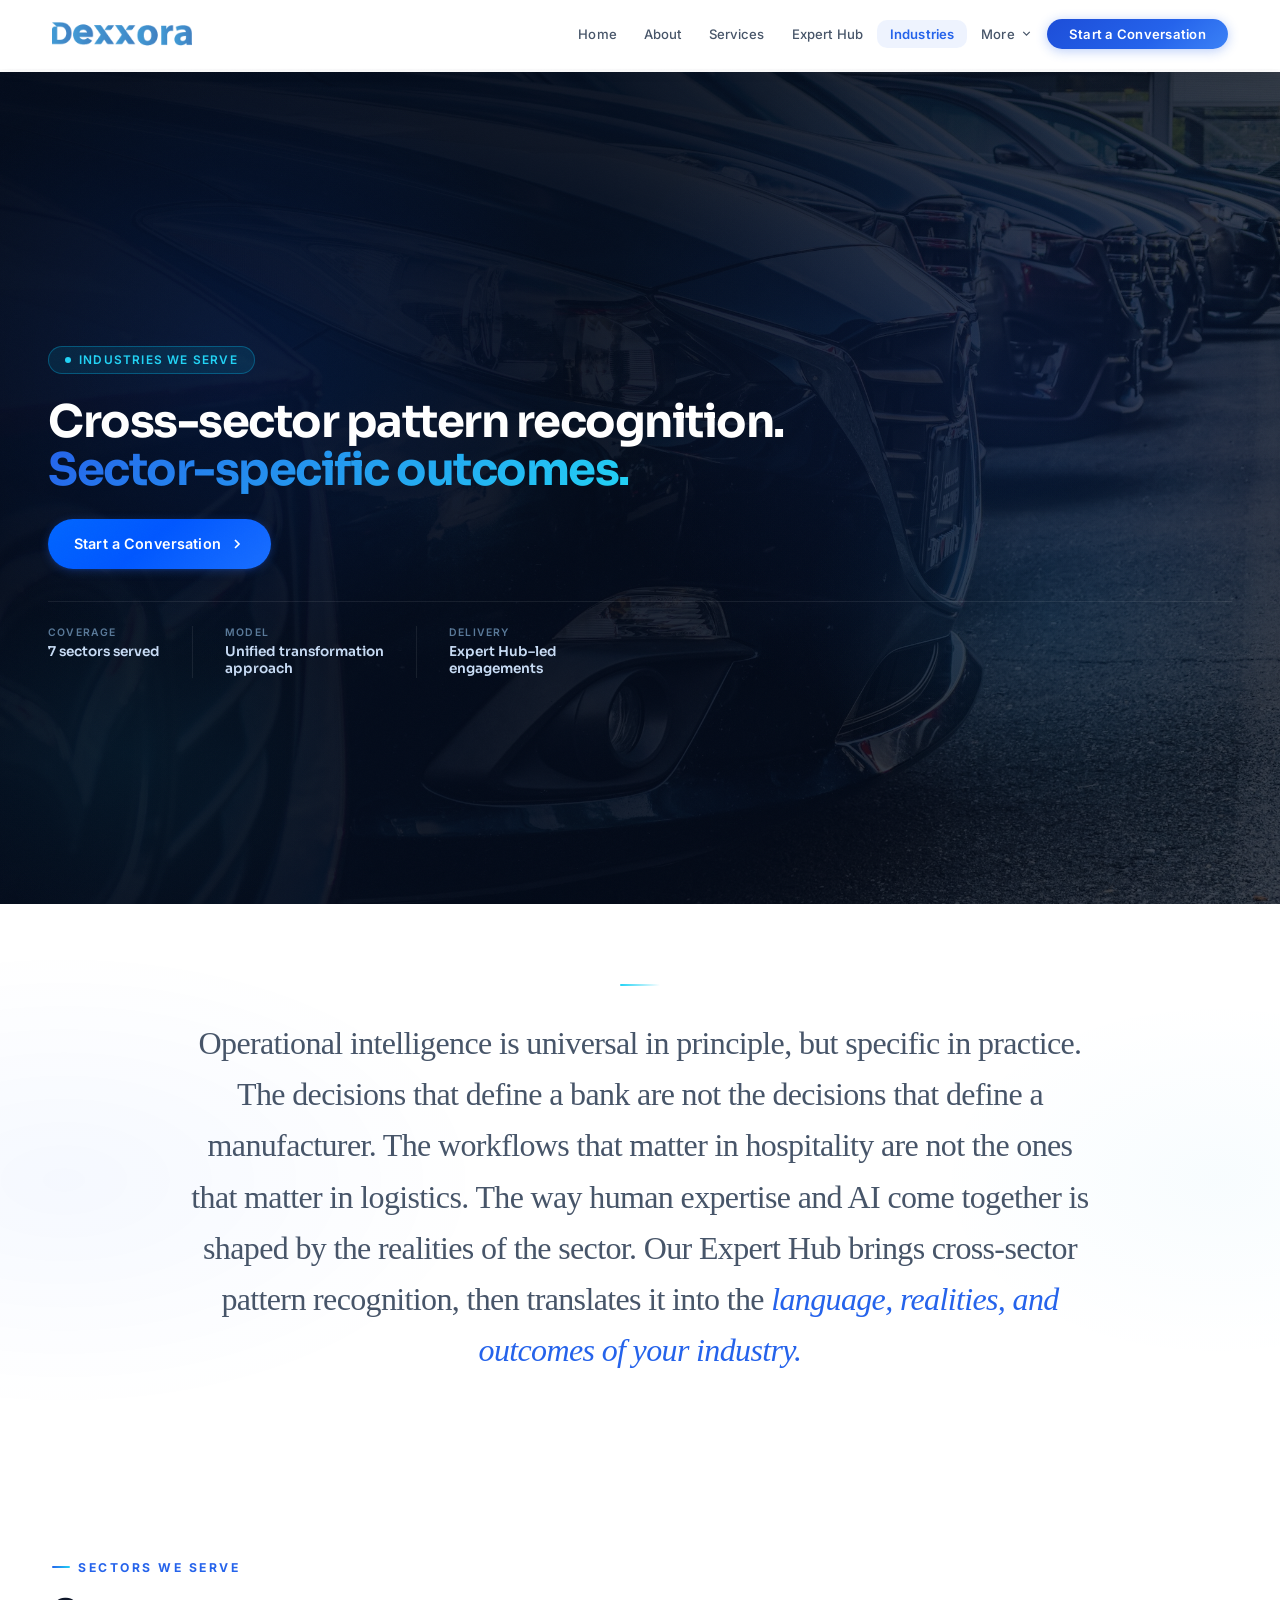
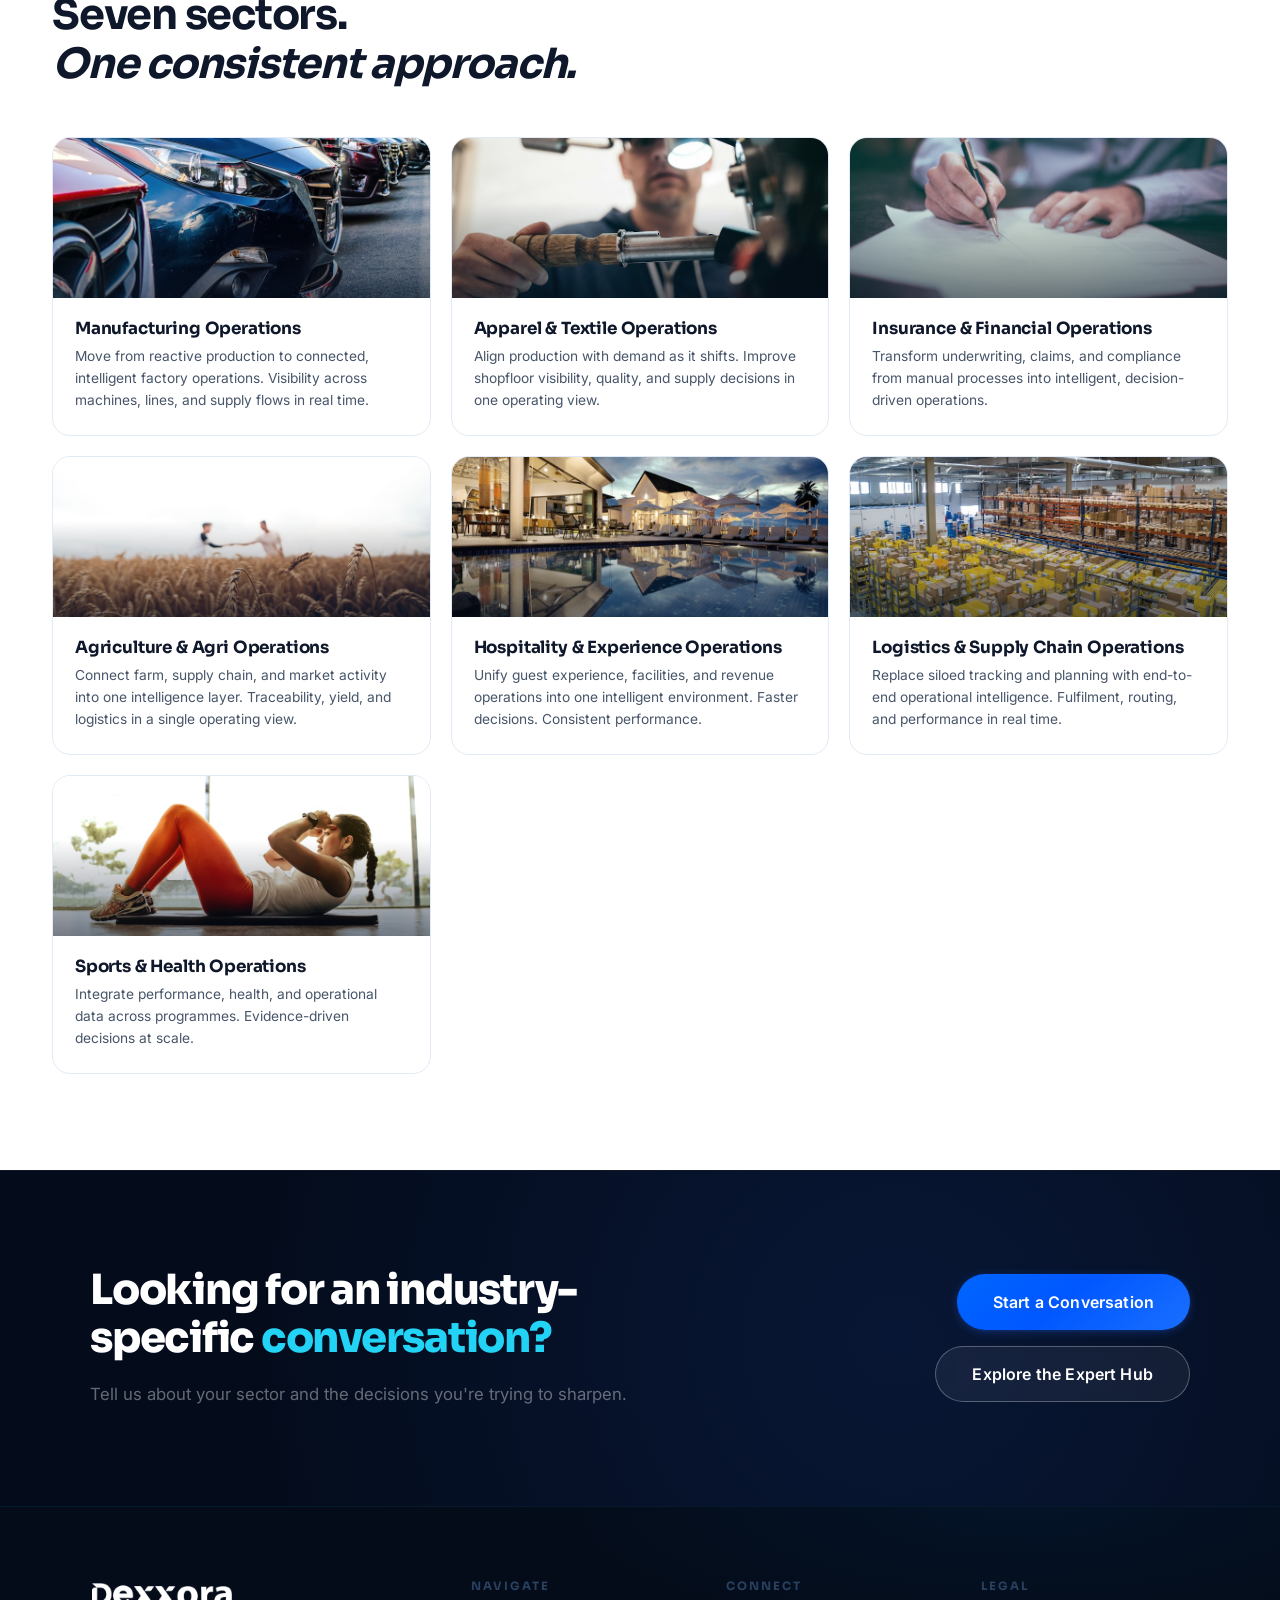
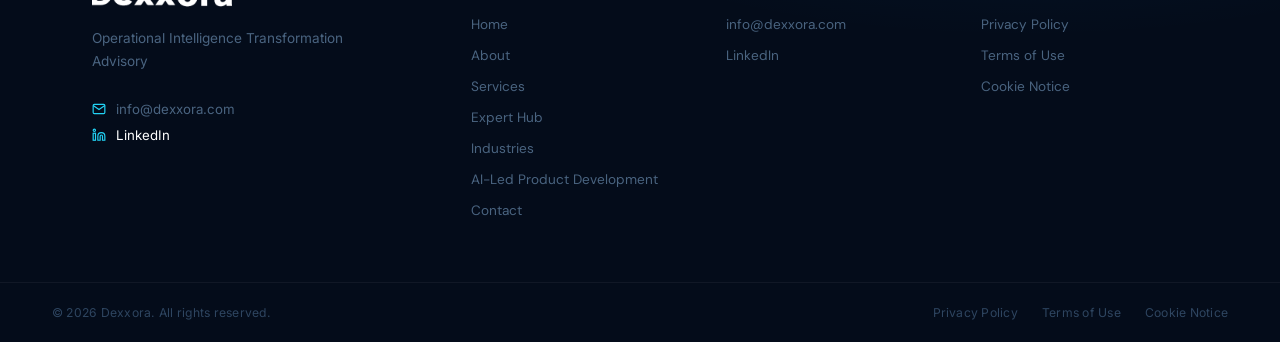
<file: industries.html>
<!DOCTYPE html>
<html lang="en">

<head>
  <meta charset="UTF-8" />
  <meta name="viewport" content="width=device-width, initial-scale=1.0, maximum-scale=1.0, user-scalable=no" />
  <link rel="icon" type="image/x-icon" href="favicon.ico">
  <title>Industries We Serve: Dexxora Operational Intelligence</title>
  <meta name="description" content="Dexxora partners with organisations across banking, insurance, telecommunications, manufacturing, retail, healthcare, logistics, energy, and the public sector." />
  <link rel="preconnect" href="https://fonts.googleapis.com" />
  <link rel="preconnect" href="https://fonts.gstatic.com" crossorigin>
  <link
    href="https://fonts.googleapis.com/css2?family=Sora:wght@300;400;600;700;800&family=DM+Sans:wght@300;400;500;600&family=Inter:wght@300;400;500;600;700&display=swap"
    rel="stylesheet" />
  <link rel="stylesheet" href="styles.css" />
  <style>
    /* Multi-page: always show page content */
    .page { display: block !important; opacity: 1 !important; }
  </style>
</head>

<body>
  <nav>
    <div class="nav-brand" onclick="showPage('home')">
      <div class="logo-mark"><img src="blue gradient logo_180 X 40 px.png" alt="Dexxora"></div>
    </div>
    <ul class="nav-links">
      <li><button onclick="showPage('home')" id="nav-home">Home</button></li>
      <li><button onclick="showPage('about')" id="nav-about">About</button></li>
      <li><button onclick="showPage('services')" id="nav-services">Services</button></li>
      <li><button onclick="showPage('expert')" id="nav-expert">Expert Hub</button></li>
      <li><button onclick="showPage('industries')" id="nav-industries">Industries</button></li>
      <li class="nav-dropdown">
        <button class="nav-dropdown-btn">More <svg viewBox="0 0 24 24">
            <polyline points="6 9 12 15 18 9" />
          </svg></button>
        <div class="nav-dropdown-menu">
          <button onclick="showPage('solution')" id="nav-solution" style="display:none;">
            <svg viewBox="0 0 24 24">
              <path
                d="M21 16V8a2 2 0 0 0-1-1.73l-7-4a2 2 0 0 0-2 0l-7 4A2 2 0 0 0 3 8v8a2 2 0 0 0 1 1.73l7 4a2 2 0 0 0 2 0l7-4A2 2 0 0 0 21 16z" />
            </svg>Solution Hub
          </button>
          <button onclick="showPage('aiproduct')" id="nav-aiproduct">
            <svg viewBox="0 0 24 24">
              <circle cx="12" cy="12" r="10" />
              <path d="M12 8v4l3 3" />
            </svg>AI-Led Product Development
          </button>
        </div>
      </li>
      <li><button onclick="showPage('contact')" id="nav-contact" class="nav-cta-btn">Start a Conversation</button></li>
    </ul>
    <button class="hamburger" id="hamburgerBtn" onclick="toggleMenu()" aria-label="Menu">
      <svg viewBox="0 0 24 24" fill="none" stroke-linecap="round" stroke-linejoin="round" stroke-width="2">
        <line x1="3" y1="12" x2="21" y2="12" />
        <line x1="3" y1="6" x2="21" y2="6" />
        <line x1="3" y1="18" x2="21" y2="18" />
      </svg>
    </button>
  </nav>
  <div class="mobile-menu" id="mobileMenu">
    <button onclick="showPage('home');toggleMenu()">Home</button>
    <button onclick="showPage('about');toggleMenu()">About</button>
    <button onclick="showPage('services');toggleMenu()">Services</button>
    <button onclick="showPage('expert');toggleMenu()">Expert Hub</button>
    <button onclick="showPage('industries');toggleMenu()">Industries</button>
    <div class="mobile-more-label">More</div>
    <button class="mobile-sub" onclick="showPage('solution');toggleMenu()" style="display:none;">Solution Hub</button>
    <button class="mobile-sub" onclick="showPage('aiproduct');toggleMenu()">AI-Led Product Development</button>
    <button onclick="showPage('contact');toggleMenu()">Start a Conversation</button>
  </div>
  <div class="page" id="page-industries">
    <section class="hero">
      <div class="hero-bg">
        <img src="images/hero-industries.jpg"
          alt="Operational intelligence across industries">
      </div>
      <div class="hero-content">
        <div class="hero-kicker">INDUSTRIES WE SERVE</div>
        <h1>Cross-sector pattern recognition.<br><span>Sector-specific outcomes.</span></h1>

        <div class="hero-btns">
          <button class="btn-primary" onclick="showPage('contact')">Start a Conversation <svg width="16" height="16"
              viewBox="0 0 24 24" fill="none" stroke="currentColor" stroke-width="2.5">
              <polyline points="9 18 15 12 9 6"></polyline>
            </svg></button>
        </div>
      </div>
      <div class="hero-stats">
        <div class="hero-stat">
          <div class="hero-stat-label">Coverage</div>
          <div class="hero-stat-val">7 sectors served</div>
        </div>
        <div class="hero-stat">
          <div class="hero-stat-label">Model</div>
          <div class="hero-stat-val">Unified transformation<br>approach</div>
        </div>
        <div class="hero-stat">
          <div class="hero-stat-label">Delivery</div>
          <div class="hero-stat-val">Expert Hub–led<br>engagements</div>
        </div>
      </div>
    </section>

    <!-- Industries intro — premium -->
    <section class="premium-statement-section premium-statement-light">
      <div class="premium-statement-inner">
        <p class="premium-statement-text premium-statement-text-dark">Operational intelligence is universal in principle, but specific in practice. The decisions that define a bank are not the decisions that define a manufacturer. The workflows that matter in hospitality are not the ones that matter in logistics. The way human expertise and AI come together is shaped by the realities of the sector. Our Expert Hub brings cross-sector pattern recognition, then translates it into the <em>language, realities, and outcomes of your industry.</em></p>
      </div>
    </section>

    <section class="section">
      <div class="container">
        <span class="s-eyebrow">Sectors we serve</span>
        <h2 class="s-title">Seven sectors.<br><em>One consistent approach.</em></h2>
        <div class="industry-grid" style="margin-top:48px;">
          <div class="industry-card">
            <div class="industry-card-img"><img
                src="images/ind-manufacturing.jpg"
                alt="Manufacturing Operations"></div>
            <div class="industry-card-body">
              <h3>Manufacturing Operations</h3>
              <p>Move from reactive production to connected, intelligent factory operations. Visibility across machines, lines, and supply flows in real time.</p>
            </div>
          </div>
          <div class="industry-card">
            <div class="industry-card-img"><img
                src="images/ind-apparel.jpg"
                alt="Apparel and Textile Operations"></div>
            <div class="industry-card-body">
              <h3>Apparel &amp; Textile Operations</h3>
              <p>Align production with demand as it shifts. Improve shopfloor visibility, quality, and supply decisions in one operating view.</p>
            </div>
          </div>
          <div class="industry-card">
            <div class="industry-card-img"><img
                src="images/ind-insurance.jpg"
                alt="Insurance and Financial Operations"></div>
            <div class="industry-card-body">
              <h3>Insurance &amp; Financial Operations</h3>
              <p>Transform underwriting, claims, and compliance from manual processes into intelligent, decision-driven operations.</p>
            </div>
          </div>
          <div class="industry-card">
            <div class="industry-card-img"><img
                src="images/ind-agriculture.jpg"
                alt="Agriculture and Agri Operations"></div>
            <div class="industry-card-body">
              <h3>Agriculture &amp; Agri Operations</h3>
              <p>Connect farm, supply chain, and market activity into one intelligence layer. Traceability, yield, and logistics in a single operating view.</p>
            </div>
          </div>
          <div class="industry-card">
            <div class="industry-card-img"><img
                src="images/ind-hospitality.jpg"
                alt="Hospitality and Experience Operations"></div>
            <div class="industry-card-body">
              <h3>Hospitality &amp; Experience Operations</h3>
              <p>Unify guest experience, facilities, and revenue operations into one intelligent environment. Faster decisions. Consistent performance.</p>
            </div>
          </div>
          <div class="industry-card">
            <div class="industry-card-img"><img
                src="images/ind-logistics.jpg"
                alt="Logistics and Supply Chain Operations"></div>
            <div class="industry-card-body">
              <h3>Logistics &amp; Supply Chain Operations</h3>
              <p>Replace siloed tracking and planning with end-to-end operational intelligence. Fulfilment, routing, and performance in real time.</p>
            </div>
          </div>
          <div class="industry-card">
            <div class="industry-card-img"><img
                src="images/ind-sports.jpg"
                alt="Sports and Health Operations"></div>
            <div class="industry-card-body">
              <h3>Sports &amp; Health Operations</h3>
              <p>Integrate performance, health, and operational data across programmes. Evidence-driven decisions at scale.</p>
            </div>
          </div>
        </div>

      </div>
    </section>

    <!-- CLOSING CTA — Cinematic Band -->
    <style>
      .ind-cta-band { background:#040c1c; padding:clamp(52px,8vw,96px) clamp(20px,4vw,52px); border-top:1px solid rgba(255,255,255,0.05); position:relative; overflow:hidden; }
      .ind-cta-inner { max-width:1100px; margin:0 auto; display:grid; grid-template-columns:1.2fr 1fr; gap:48px; align-items:center; position:relative; z-index:1; }
      .ind-cta-btns { display:flex; gap:16px; justify-content:flex-end; flex-wrap:wrap; }
      @media(max-width:768px) {
        .ind-cta-inner { grid-template-columns:1fr; gap:32px; }
        .ind-cta-btns { justify-content:flex-start; flex-direction:column; }
        .ind-cta-btns button { width:100%; }
      }
    </style>
    <div class="ind-cta-band">
      <div style="position:absolute;inset:0;background:radial-gradient(circle at 70% 50%,rgba(37,99,235,0.12) 0%,transparent 70%);pointer-events:none;"></div>
      <div class="ind-cta-inner">
        <div>
          <h2 class="text-band-heading" style="font-size:clamp(1.8rem,3.5vw,2.6rem);line-height:1.15;">Looking for an industry-specific <span style="color:#22d3f5;">conversation?</span></h2>
          <p class="text-band-body" style="margin-top:16px;font-size:1.05rem;opacity:0.7;">Tell us about your sector and the decisions you're trying to sharpen.</p>
        </div>
        <div class="ind-cta-btns">
          <button class="btn-primary" onclick="showPage('contact')" style="height:56px;padding:0 36px;border-radius:50px;font-size:1rem;">Start a Conversation</button>
          <button class="btn-secondary" onclick="showPage('expert')" style="height:56px;padding:0 36px;border-radius:50px;font-size:1rem;">Explore the Expert Hub</button>
        </div>
      </div>
    </div>
    <footer>
      <div class="footer-main">
        <div>
          <div class="footer-brand">
            <div class="logo-mark"><img src="blue gradient logo_180 X 40 px.png" alt="Dexxora"></div>
            <div class="brand-text"><span class="brand-name">Dexxora</span></div>
          </div>
          <p class="footer-tagline">Operational Intelligence Transformation Advisory</p>
          <div class="footer-contact-item"><svg viewBox="0 0 24 24">
              <path d="M4 4h16c1.1 0 2 .9 2 2v12c0 1.1-.9 2-2 2H4c-1.1 0-2-.9-2-2V6c0-1.1.9-2 2-2z" />
              <polyline points="22,6 12,13 2,6" />
            </svg><a href="mailto:info@dexxora.com">info@dexxora.com</a></div>
          <a href="https://linkedin.com/company/dexxora" target="_blank" class="footer-contact-item" style="text-decoration:none;color:inherit;">
            <svg viewBox="0 0 24 24" fill="none" stroke="currentColor" stroke-width="2"><path d="M16 8a6 6 0 0 1 6 6v7h-4v-7a2 2 0 0 0-2-2 2 2 0 0 0-2 2v7h-4v-7a6 6 0 0 1 6-6z"/><rect x="2" y="9" width="4" height="12"/><circle cx="4" cy="4" r="2"/></svg>
            <span>LinkedIn</span>
          </a>
        </div>
        <div>
          <p class="footer-col-heading">Navigate</p>
          <ul class="footer-links">
            <li><button onclick="showPage('home')">Home</button></li>
            <li><button onclick="showPage('about')">About</button></li>
            <li><button onclick="showPage('services')">Services</button></li>
            <li><button onclick="showPage('expert')">Expert Hub</button></li>
            <li><button onclick="showPage('industries')">Industries</button></li>
            <li><button onclick="showPage('aiproduct')">AI-Led Product Development</button></li>
            <li><button onclick="showPage('contact')">Contact</button></li>
          </ul>
        </div>
        <div>
          <p class="footer-col-heading">Connect</p>
          <ul class="footer-links">
            <li><a href="mailto:info@dexxora.com">info@dexxora.com</a></li>
            <li><a href="https://linkedin.com/company/dexxora" target="_blank">LinkedIn</a></li>
          </ul>
        </div>
        <div>
          <p class="footer-col-heading">Legal</p>
          <ul class="footer-links">
            <li><a>Privacy Policy</a></li>
            <li><a>Terms of Use</a></li>
            <li><a>Cookie Notice</a></li>
          </ul>
        </div>
      </div>
      <div class="footer-bottom">
        <div>&copy; 2026 Dexxora. All rights reserved.</div>
        <div class="footer-bottom-links">
          <a>Privacy Policy</a>
          <a>Terms of Use</a>
          <a>Cookie Notice</a>
        </div>
      </div>
    </footer>
  </div>
  <script>
    function showPage(name) {
      var map = {
        home: 'home.html',
        about: 'about.html',
        services: 'services.html',
        expert: 'expert.html',
        industries: 'industries.html',
        aiproduct: 'aiproduct.html',
        solution: 'solution.html',
        contact: 'contact.html'
      };
      window.location.href = map[name] || 'index.html';
    }
        function toggleMenu() { document.getElementById('mobileMenu').classList.toggle('open'); }

    function initGapAnimations() {
      const cards = document.querySelectorAll('#page-home .gap-card');
      const obs = new IntersectionObserver(es => { es.forEach(e => { if (e.isIntersecting) e.target.classList.add('animate-in'); }); }, { threshold: .15 });
      cards.forEach(c => obs.observe(c));
    }

    function initFlowchart() {
      const steps = document.querySelectorAll('#fcWrap .fc-step');
      if (!steps.length) return;
      steps.forEach(s => s.classList.remove('fc-visible'));
      const obs = new IntersectionObserver(es => {
        es.forEach(e => { if (e.isIntersecting) { e.target.classList.add('fc-visible'); obs.unobserve(e.target); } });
      }, { threshold: .2 });
      steps.forEach(s => obs.observe(s));
    }

    // HOME HERO SLIDER
    let currentSlide = 1;
    let sliderTimer = null;

    function goToSlide(n) {
      const slides = document.querySelectorAll('#home-hero .hero-slide');
      const dots = document.querySelectorAll('#home-hero .slider-dot');
      slides.forEach(s => s.classList.remove('active-slide'));
      dots.forEach(d => d.classList.remove('active-dot'));
      currentSlide = n;
      const target = document.getElementById('slide-' + n);
      if (target) { target.classList.add('active-slide'); }
      if (dots[n - 1]) dots[n - 1].classList.add('active-dot');
      resetSliderTimer();
    }

    function nextSlide() {
      const total = document.querySelectorAll('#home-hero .hero-slide').length;
      goToSlide(currentSlide >= total ? 1 : currentSlide + 1);
    }

    function prevSlide() {
      const total = document.querySelectorAll('#home-hero .hero-slide').length;
      goToSlide(currentSlide <= 1 ? total : currentSlide - 1);
    }

    function resetSliderTimer() {
      if (sliderTimer) clearInterval(sliderTimer);
      sliderTimer = setInterval(nextSlide, 5000);
    }

    document.addEventListener('DOMContentLoaded', () => {
      initGapAnimations();
      resetSliderTimer();
    });
    // CONTACT FORM
    function submitContactForm() {
      const first = document.getElementById('cf_first').value.trim();
      const last = document.getElementById('cf_last').value.trim();
      const email = document.getElementById('cf_email').value.trim();
      const msg = document.getElementById('cf_message').value.trim();
      const errEl = document.getElementById('formError');
      const emailRx = /^[^\s@]+@[^\s@]+\.[^\s@]+$/;

      if (!first || !email || !msg || !emailRx.test(email)) {
        errEl.style.display = 'block';
        errEl.textContent = !email || !emailRx.test(email)
          ? 'Please enter a valid email address.'
          : 'Please fill in all required fields.';
        return;
      }
      errEl.style.display = 'none';

      const btn = document.getElementById('contactSubmitBtn');
      const btnText = document.getElementById('submitBtnText');
      const btnIcon = document.getElementById('submitBtnIcon');
      const spinner = document.getElementById('submitBtnSpinner');
      btn.disabled = true;
      btnText.textContent = 'Sending...';
      btnIcon.style.display = 'none';
      spinner.style.display = 'inline-block';

      const org = document.getElementById('cf_org').value.trim();
      const area = document.getElementById('cf_area').value;
      const body = `Name: ${first} ${last}\nEmail: ${email}\nOrganisation: ${org || '—'}\nArea of Interest: ${area || '—'}\n\nMessage:\n${msg}`;

      // Send via mailto as fallback (EmailJS / backend not available in static context)
      const mailto = `mailto:info@dexxora.com?subject=Enquiry from ${encodeURIComponent(first + ' ' + last)} - Dexxora Website&body=${encodeURIComponent(body)}`;
      window.location.href = mailto;

      // Show success state after short delay
      setTimeout(() => {
        document.getElementById('contactFormFields').style.display = 'none';
        document.getElementById('contactSuccess').style.display = 'block';
        btn.disabled = false;
        btnText.textContent = 'Send Message';
        btnIcon.style.display = 'inline-block';
        spinner.style.display = 'none';
      }, 800);
    }

    function resetContactForm() {
      ['cf_first', 'cf_last', 'cf_email', 'cf_org', 'cf_message'].forEach(id => {
        document.getElementById(id).value = '';
      });
      document.getElementById('cf_area').value = '';
      document.getElementById('formError').style.display = 'none';
      document.getElementById('contactFormFields').style.display = 'block';
      document.getElementById('contactSuccess').style.display = 'none';
    }

    // Set active nav item
    (function() {
      document.querySelectorAll('.nav-links button, .nav-links a').forEach(function(b) { b.classList.remove('nav-active'); });
      var btn = document.getElementById('nav-industries');
      if (btn) btn.classList.add('nav-active');
    })();
  </script>
</body>

</html>
</file>
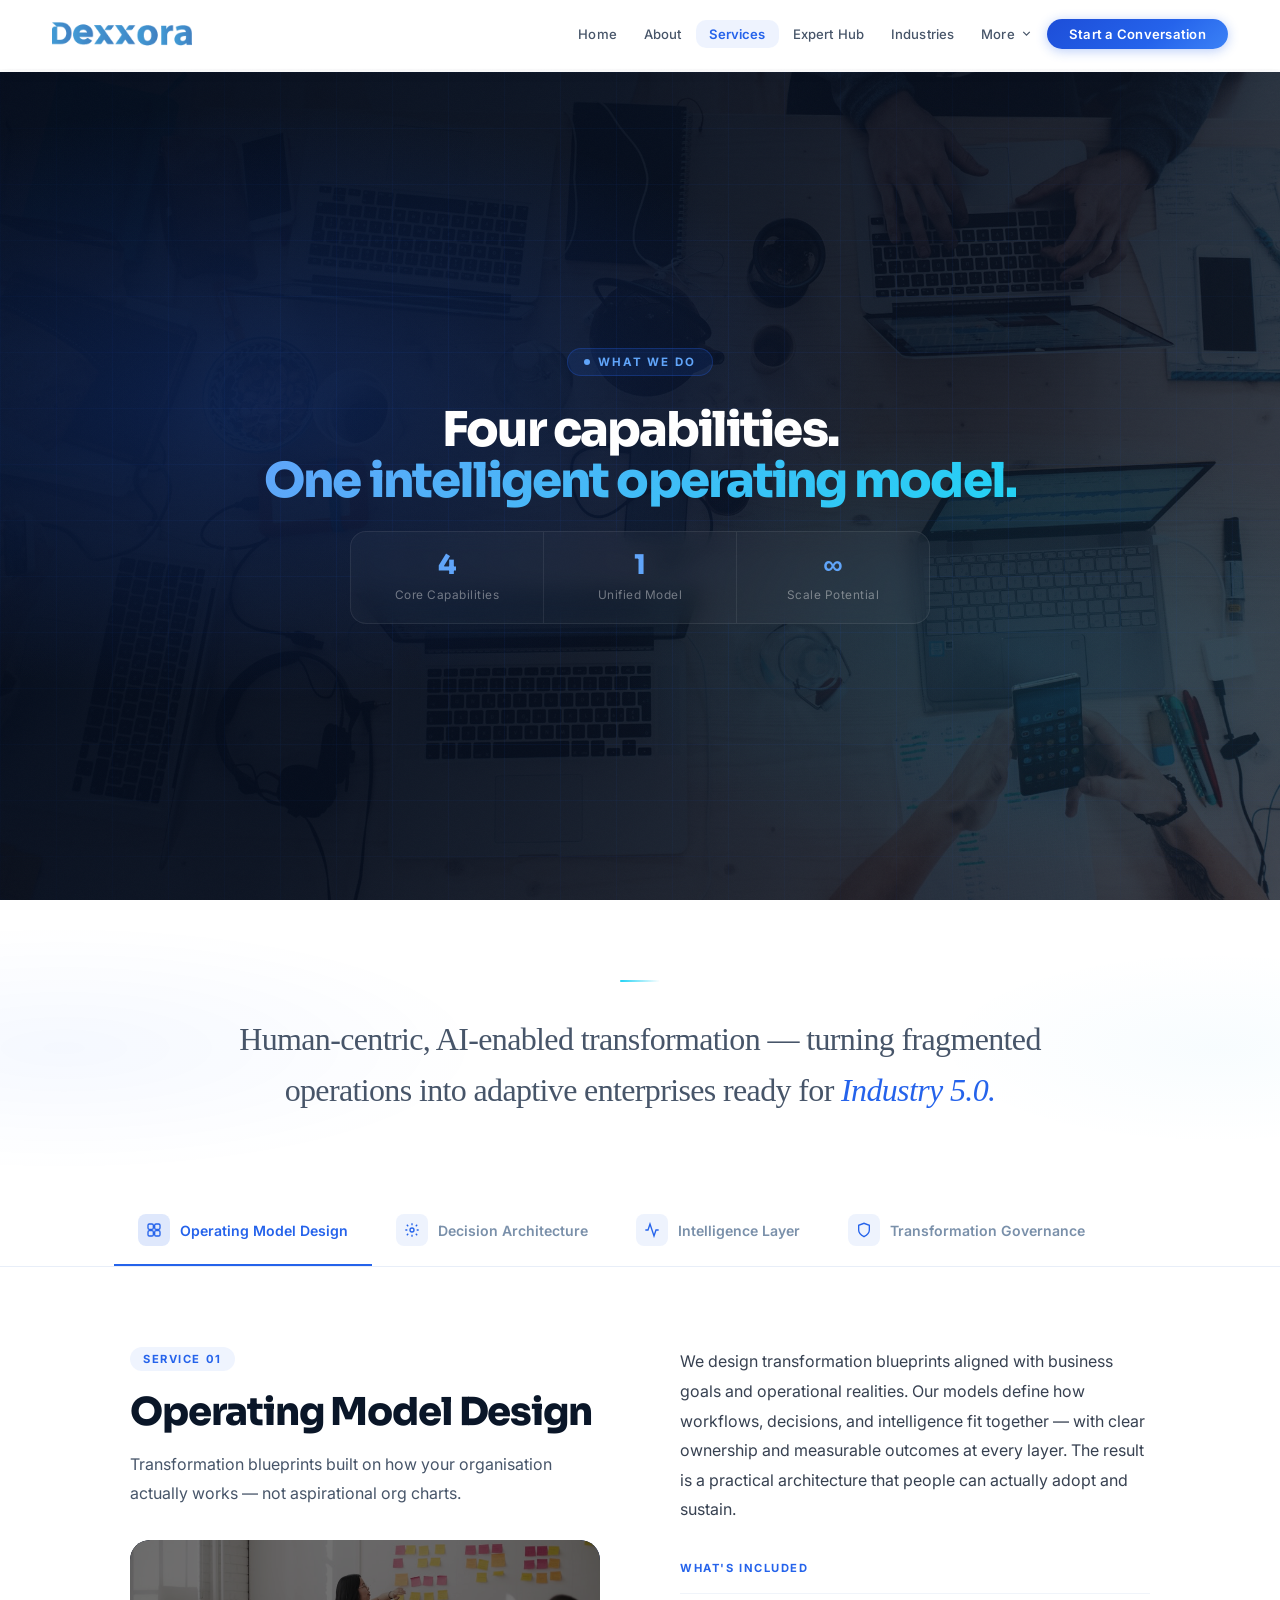
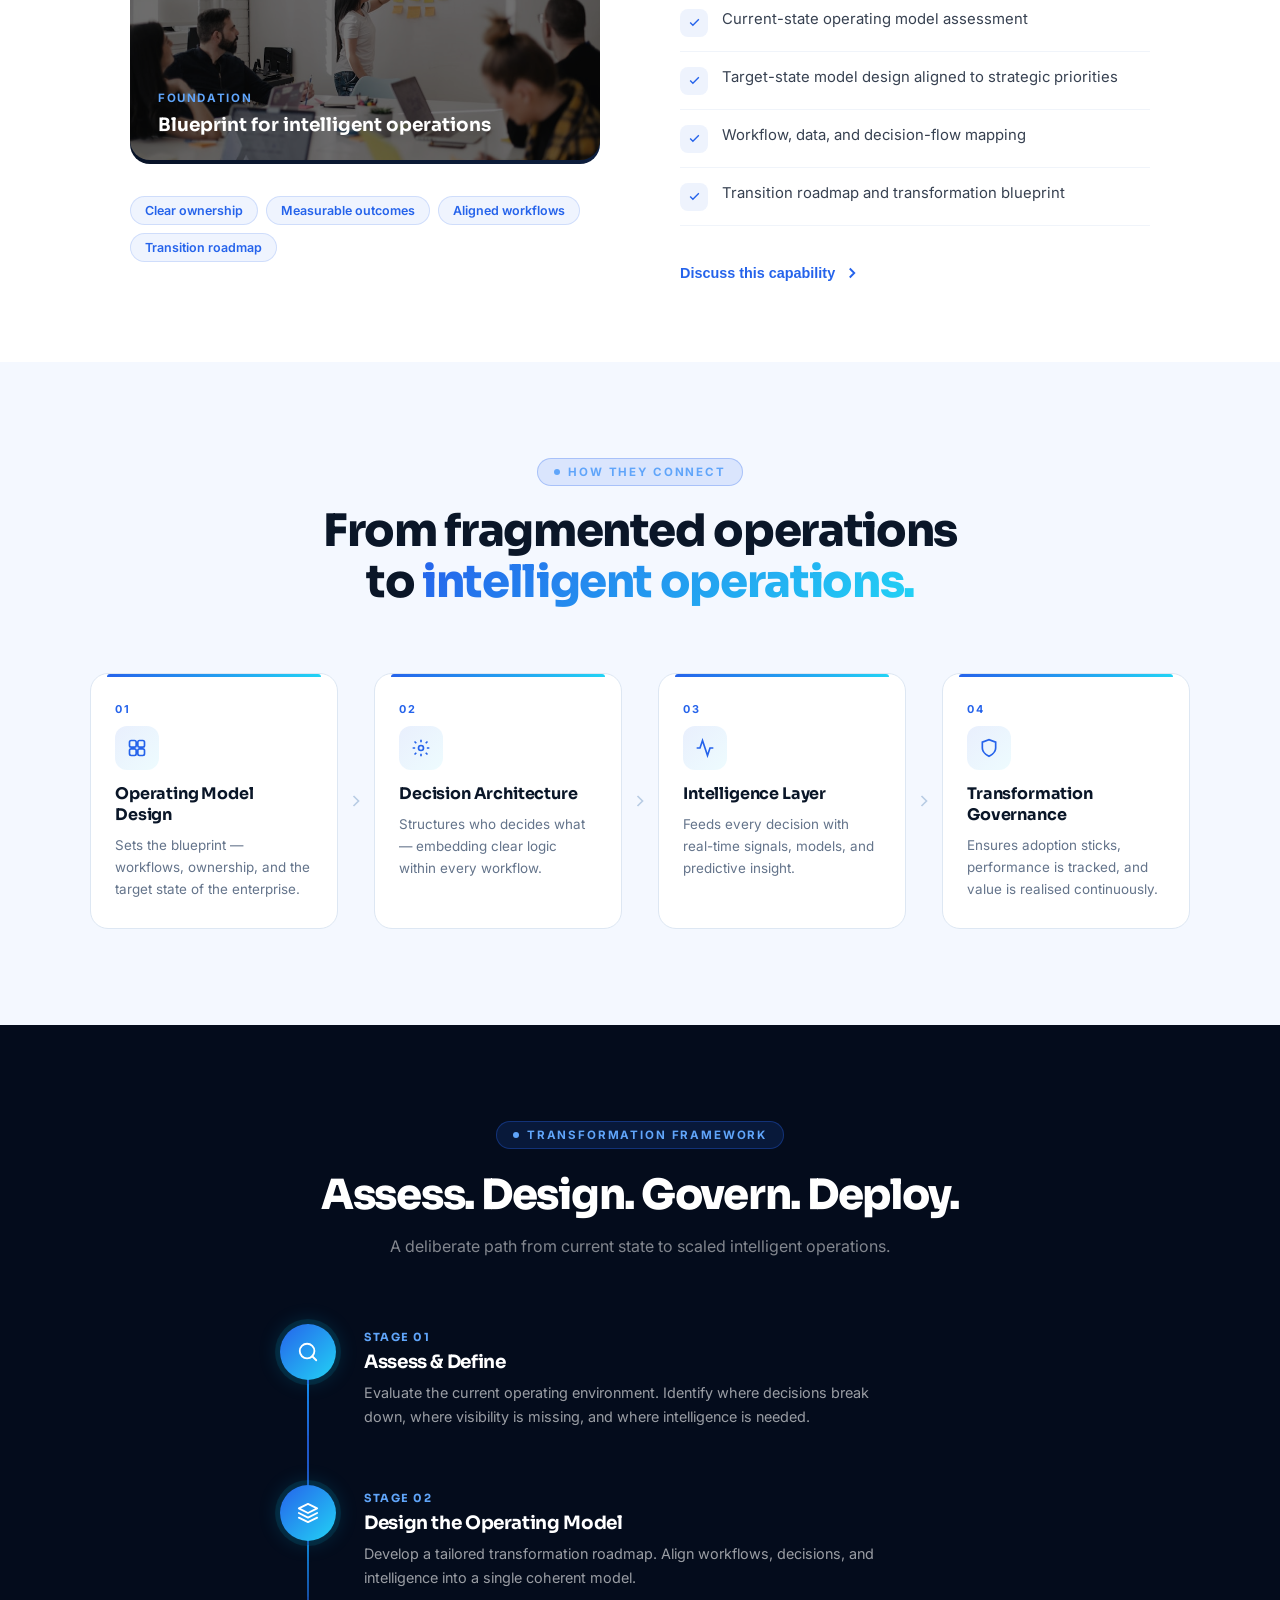
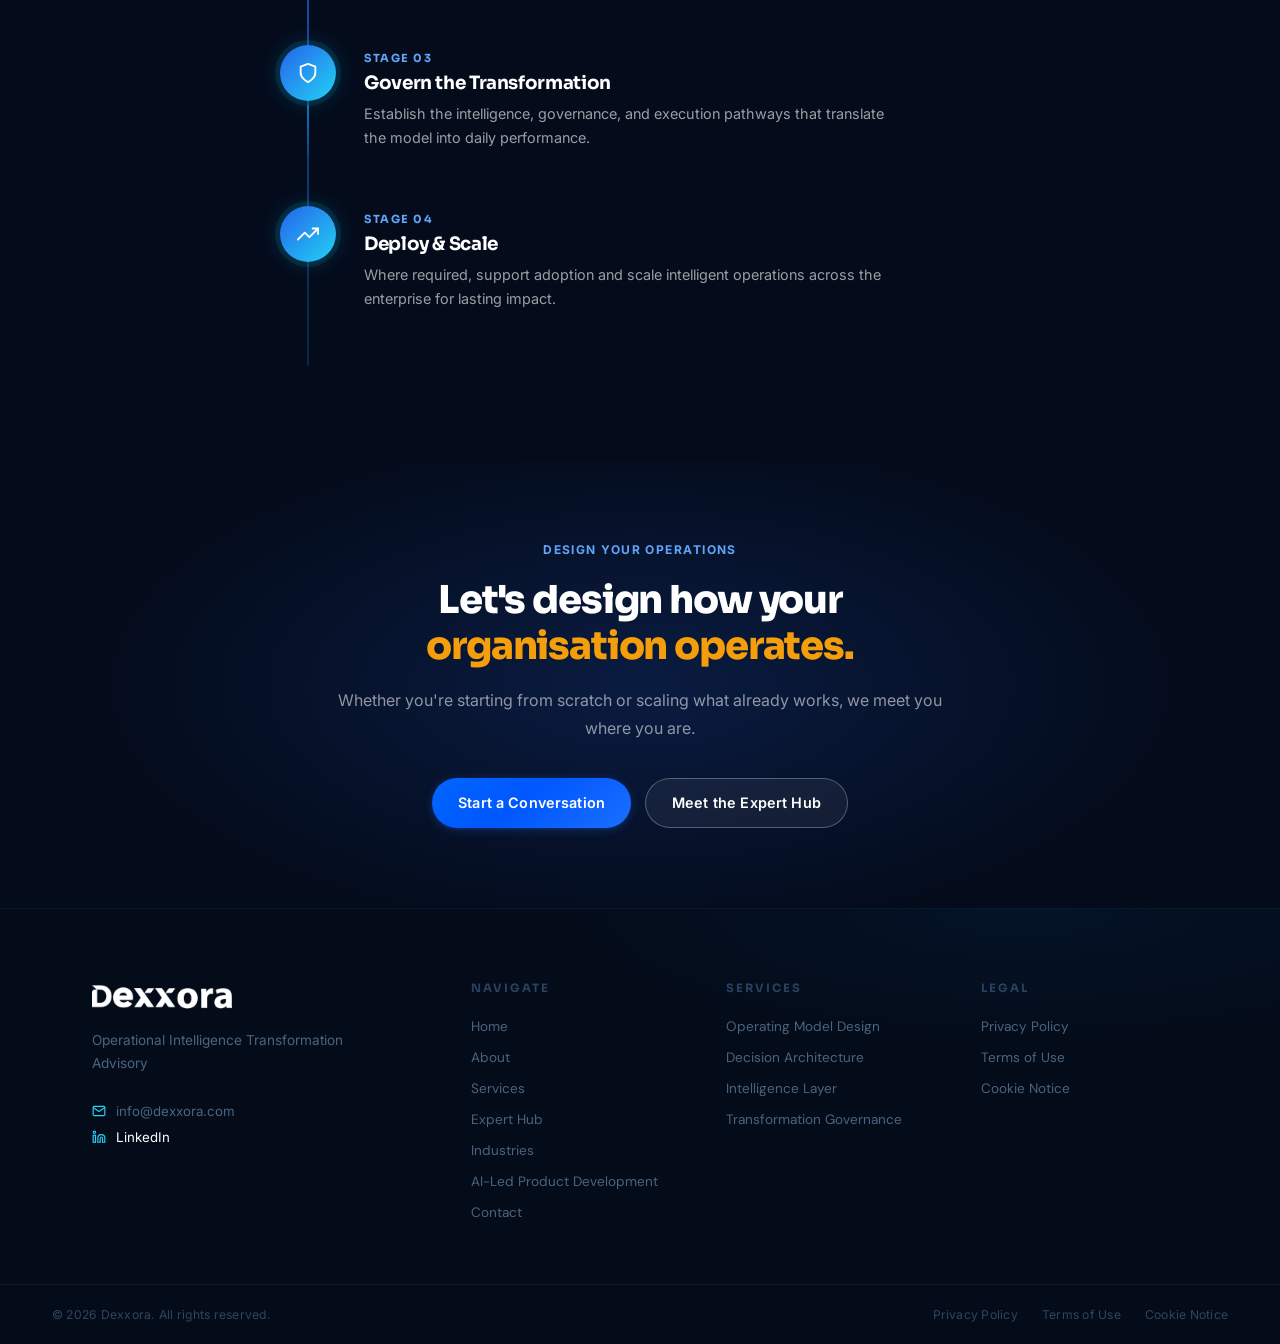
<file: services.html>
<!DOCTYPE html>
<html lang="en">

<head>
  <meta charset="UTF-8" />
  <meta name="viewport" content="width=device-width, initial-scale=1.0, maximum-scale=1.0, user-scalable=no" />
  <link rel="icon" type="image/x-icon" href="favicon.ico">
  <title>Services: Operating Model, Decision Architecture, Intelligence Layer, Governance | Dexxora</title>
  <meta name="description" content="Dexxora's four capabilities — Operating Model Design, Decision Architecture, Intelligence Layer, and Transformation Governance — combine into a single intelligent operating model." />
  <link rel="preconnect" href="https://fonts.googleapis.com" />
  <link rel="preconnect" href="https://fonts.gstatic.com" crossorigin>
  <link href="https://fonts.googleapis.com/css2?family=Sora:wght@300;400;600;700;800&family=DM+Sans:wght@300;400;500;600&family=Inter:wght@300;400;500;600;700&display=swap" rel="stylesheet" />
  <link rel="stylesheet" href="styles.css" />
  <style>
    .page { display: block !important; opacity: 1 !important; }

    /* ─── HERO ─────────────────────────────────────────────── */
    .srv-hero {
      min-height: calc(100vh - 72px);
      background: #040c1c;
      display: flex;
      align-items: center;
      justify-content: center;
      position: relative;
      overflow: hidden;
      padding: 80px 40px;
      isolation: isolate;
    }
    .srv-hero-noise {
      position: absolute; inset: 0; z-index: 0;
      background-image:
        radial-gradient(ellipse 80% 60% at 20% 40%, rgba(37,99,235,0.22) 0%, transparent 60%),
        radial-gradient(ellipse 60% 50% at 80% 70%, rgba(34,211,245,0.10) 0%, transparent 55%);
    }
    .srv-hero-grid {
      position: absolute; inset: 0; z-index: 0;
      background-image:
        linear-gradient(rgba(37,99,235,0.07) 1px, transparent 1px),
        linear-gradient(90deg, rgba(37,99,235,0.07) 1px, transparent 1px);
      background-size: 56px 56px;
      mask-image: radial-gradient(ellipse 80% 80% at 50% 50%, black 30%, transparent 100%);
    }
    .srv-hero-content {
      position: relative; z-index: 1;
      text-align: center;
      max-width: 820px;
    }
    .srv-kicker {
      display: inline-flex;
      align-items: center;
      gap: 8px;
      font-size: .72rem;
      font-weight: 700;
      letter-spacing: .16em;
      text-transform: uppercase;
      color: #60a5fa;
      background: rgba(37,99,235,0.12);
      border: 1px solid rgba(37,99,235,0.28);
      border-radius: 999px;
      padding: 6px 16px;
      margin-bottom: 28px;
    }
    .srv-kicker::before {
      content: '';
      width: 6px; height: 6px;
      border-radius: 50%;
      background: #60a5fa;
      display: block;
    }
    .srv-hero-content h1 {
      font-family: 'Sora', sans-serif;
      font-size: clamp(1.9rem, 3.8vw, 3rem);
      font-weight: 800;
      color: #fff;
      line-height: 1.08;
      letter-spacing: -0.04em;
      margin-bottom: 24px;
    }
    .srv-hero-content h1 em {
      font-style: normal;
      background: linear-gradient(135deg, #60a5fa 0%, #22d3f5 100%);
      -webkit-background-clip: text;
      -webkit-text-fill-color: transparent;
      background-clip: text;
    }
    .srv-hero-content p {
      color: rgba(255,255,255,0.55);
      font-size: 1.1rem;
      line-height: 1.8;
      max-width: 600px;
      margin: 0 auto 40px;
    }
    .srv-hero-stats {
      display: flex;
      justify-content: center;
      gap: 0;
      border: 1px solid rgba(255,255,255,0.08);
      border-radius: 16px;
      overflow: hidden;
      backdrop-filter: blur(10px);
      background: rgba(255,255,255,0.03);
      max-width: 580px;
      margin: 0 auto;
    }
    .srv-stat {
      flex: 1;
      padding: 20px 24px;
      text-align: center;
      border-right: 1px solid rgba(255,255,255,0.08);
    }
    .srv-stat:last-child { border-right: none; }
    .srv-stat-num {
      font-family: 'Sora', sans-serif;
      font-size: 1.7rem;
      font-weight: 800;
      color: #60a5fa;
      display: block;
      line-height: 1;
      margin-bottom: 4px;
    }
    .srv-stat-label {
      font-size: .74rem;
      color: rgba(255,255,255,0.4);
      letter-spacing: .04em;
    }

    /* ─── SERVICES TAB NAV ──────────────────────────────────── */
    .srv-tab-wrap {
      background: #fff;
      border-bottom: 1px solid #e8eef8;
      position: sticky;
      top: 72px;
      z-index: 90;
    }
    .srv-tab-inner {
      max-width: 1100px;
      margin: 0 auto;
      display: flex;
      overflow-x: auto;
      scrollbar-width: none;
      padding: 0 24px;
    }
    .srv-tab-inner::-webkit-scrollbar { display: none; }
    .srv-tab-btn {
      display: flex;
      align-items: center;
      gap: 10px;
      padding: 18px 24px;
      border: none;
      background: none;
      cursor: pointer;
      font-family: 'Inter', sans-serif;
      font-size: .88rem;
      font-weight: 600;
      color: #7a90aa;
      white-space: nowrap;
      border-bottom: 2px solid transparent;
      transition: color .2s, border-color .2s;
      flex-shrink: 0;
    }
    .srv-tab-btn:hover { color: #0f172a; }
    .srv-tab-btn.active {
      color: #2563eb;
      border-bottom-color: #2563eb;
    }
    .srv-tab-icon {
      width: 32px; height: 32px;
      border-radius: 8px;
      display: flex;
      align-items: center;
      justify-content: center;
      background: rgba(37,99,235,0.08);
      flex-shrink: 0;
      transition: background .2s;
    }
    .srv-tab-btn.active .srv-tab-icon { background: rgba(37,99,235,0.15); }
    .srv-tab-icon svg { width: 16px; height: 16px; stroke: #2563eb; fill: none; stroke-width: 2; }

    /* ─── SERVICE PANELS ────────────────────────────────────── */
    .srv-panels { background: #fff; }
    .srv-panel { display: none; }
    .srv-panel.active { display: block; }

    .srv-panel-layout {
      max-width: 1100px;
      margin: 0 auto;
      padding: 80px 40px;
      display: grid;
      grid-template-columns: 1fr 1fr;
      gap: 80px;
      align-items: start;
    }

    /* Left col */
    .srv-panel-left {}
    .srv-panel-badge {
      display: inline-flex;
      align-items: center;
      gap: 6px;
      font-size: .7rem;
      font-weight: 700;
      letter-spacing: .14em;
      text-transform: uppercase;
      color: #2563eb;
      background: rgba(37,99,235,0.07);
      border-radius: 999px;
      padding: 5px 13px;
      margin-bottom: 20px;
    }
    .srv-panel-left h2 {
      font-family: 'Sora', sans-serif;
      font-size: clamp(1.8rem, 3vw, 2.6rem);
      font-weight: 800;
      color: #0a1628;
      line-height: 1.12;
      letter-spacing: -0.03em;
      margin-bottom: 16px;
    }
    .srv-panel-left .srv-panel-desc {
      font-size: 1rem;
      color: #475569;
      line-height: 1.8;
      margin-bottom: 32px;
    }

    /* Visual accent card */
    .srv-panel-visual {
      background: linear-gradient(135deg, #040c1c 0%, #0d1e3d 100%);
      border-radius: 20px;
      padding: 36px 32px;
      position: relative;
      overflow: hidden;
      margin-bottom: 32px;
    }
    .srv-panel-visual::before {
      content: '';
      position: absolute;
      top: -40px; right: -40px;
      width: 180px; height: 180px;
      background: radial-gradient(circle, rgba(37,99,235,0.25) 0%, transparent 70%);
      border-radius: 50%;
    }
    .srv-panel-visual-num {
      font-family: 'Sora', sans-serif;
      font-size: 4rem;
      font-weight: 800;
      color: rgba(96,165,250,0.15);
      line-height: 1;
      margin-bottom: 12px;
      position: relative;
    }
    .srv-panel-visual-label {
      font-size: .72rem;
      font-weight: 700;
      letter-spacing: .14em;
      text-transform: uppercase;
      color: #60a5fa;
      margin-bottom: 8px;
      position: relative;
    }
    .srv-panel-visual-title {
      font-family: 'Sora', sans-serif;
      font-size: 1.15rem;
      font-weight: 700;
      color: #fff;
      position: relative;
    }

    /* Outcome pills */
    .srv-outcomes {
      display: flex;
      flex-wrap: wrap;
      gap: 8px;
    }
    .srv-outcome-pill {
      font-size: .78rem;
      font-weight: 600;
      color: #2563eb;
      background: rgba(37,99,235,0.07);
      border: 1px solid rgba(37,99,235,0.16);
      border-radius: 999px;
      padding: 6px 14px;
    }

    /* Right col */
    .srv-panel-right {}

    .srv-panel-body-text {
      font-size: 1rem;
      color: #374151;
      line-height: 1.85;
      margin-bottom: 36px;
    }

    .srv-includes-heading {
      font-size: .7rem;
      font-weight: 700;
      letter-spacing: .14em;
      text-transform: uppercase;
      color: #2563eb;
      margin-bottom: 18px;
    }

    .srv-includes {
      list-style: none;
      padding: 0; margin: 0 0 36px;
      display: flex;
      flex-direction: column;
      gap: 0;
    }
    .srv-includes li {
      display: flex;
      align-items: flex-start;
      gap: 14px;
      padding: 14px 0;
      border-bottom: 1px solid #f0f4fa;
      font-size: .93rem;
      color: #374151;
      line-height: 1.6;
    }
    .srv-includes li:first-child { border-top: 1px solid #f0f4fa; }
    .srv-li-icon {
      width: 28px; height: 28px;
      border-radius: 8px;
      background: rgba(37,99,235,0.08);
      display: flex;
      align-items: center;
      justify-content: center;
      flex-shrink: 0;
      margin-top: 1px;
    }
    .srv-li-icon svg { width: 13px; height: 13px; stroke: #2563eb; fill: none; stroke-width: 2.5; }

    /* CTA link */
    .srv-panel-cta {
      display: inline-flex;
      align-items: center;
      gap: 8px;
      font-size: .9rem;
      font-weight: 700;
      color: #2563eb;
      text-decoration: none;
      cursor: pointer;
      background: none;
      border: none;
      padding: 0;
      transition: gap .2s;
    }
    .srv-panel-cta:hover { gap: 12px; }
    .srv-panel-cta svg { width: 18px; height: 18px; stroke: currentColor; fill: none; stroke-width: 2.5; }

    /* ─── HOW THEY CONNECT ──────────────────────────────────── */
    .srv-connect {
      background: #f4f8ff;
      padding: 96px 40px;
    }
    .srv-connect-inner {
      max-width: 1100px;
      margin: 0 auto;
    }
    .srv-connect-header {
      text-align: center;
      margin-bottom: 64px;
    }
    .srv-connect-header h2 {
      font-family: 'Sora', sans-serif;
      font-size: clamp(1.8rem, 4vw, 2.8rem);
      font-weight: 800;
      color: #0a1628;
      letter-spacing: -0.03em;
      line-height: 1.15;
      margin-bottom: 14px;
    }
    .srv-connect-header h2 em {
      font-style: normal;
      background: linear-gradient(135deg, #2563eb, #22d3f5);
      -webkit-background-clip: text;
      -webkit-text-fill-color: transparent;
      background-clip: text;
    }
    .srv-connect-header p {
      color: #475569;
      font-size: 1rem;
      line-height: 1.75;
      max-width: 560px;
      margin: 0 auto;
    }

    /* Flow chain */
    .srv-flow {
      display: flex;
      align-items: stretch;
      gap: 0;
      position: relative;
    }
    .srv-flow-item {
      flex: 1;
      background: #fff;
      border: 1px solid #dde7f3;
      border-radius: 18px;
      padding: 28px 24px;
      position: relative;
      transition: box-shadow .2s, transform .2s;
    }
    .srv-flow-item:hover {
      box-shadow: 0 8px 32px rgba(37,99,235,0.12);
      transform: translateY(-3px);
    }
    .srv-flow-arrow {
      display: flex;
      align-items: center;
      padding: 0 8px;
      color: #b8cce4;
      flex-shrink: 0;
    }
    .srv-flow-arrow svg { width: 20px; height: 20px; stroke: currentColor; fill: none; stroke-width: 2; }
    .srv-flow-num {
      font-size: .68rem;
      font-weight: 700;
      letter-spacing: .14em;
      text-transform: uppercase;
      color: #2563eb;
      margin-bottom: 10px;
    }
    .srv-flow-icon {
      width: 44px; height: 44px;
      border-radius: 12px;
      background: linear-gradient(135deg, rgba(37,99,235,0.1), rgba(34,211,245,0.08));
      display: flex;
      align-items: center;
      justify-content: center;
      margin-bottom: 14px;
    }
    .srv-flow-icon svg { width: 20px; height: 20px; stroke: #2563eb; fill: none; stroke-width: 2; }
    .srv-flow-item h3 {
      font-family: 'Sora', sans-serif;
      font-size: 1rem;
      font-weight: 700;
      color: #0a1628;
      margin-bottom: 8px;
      line-height: 1.3;
    }
    .srv-flow-item p {
      font-size: .84rem;
      color: #64748b;
      line-height: 1.65;
    }
    .srv-flow-top-bar {
      position: absolute;
      top: 0; left: 16px; right: 16px;
      height: 3px;
      background: linear-gradient(90deg, #2563eb, #22d3f5);
      border-radius: 3px 3px 0 0;
    }

    /* ─── STAGES ────────────────────────────────────────────── */
    .srv-stages {
      background: #040c1c;
      padding: 96px 40px;
    }
    .srv-stages-inner {
      max-width: 1100px;
      margin: 0 auto;
    }
    .srv-stages-header {
      text-align: center;
      margin-bottom: 64px;
    }
    .srv-stages-header h2 {
      font-family: 'Sora', sans-serif;
      font-size: clamp(1.8rem, 4vw, 2.6rem);
      font-weight: 800;
      color: #fff;
      letter-spacing: -0.03em;
      margin-bottom: 12px;
    }
    .srv-stages-header p {
      color: rgba(255,255,255,0.5);
      font-size: 1rem;
      max-width: 500px;
      margin: 0 auto;
      line-height: 1.7;
    }
    .srv-stages-grid {
      display: grid;
      grid-template-columns: repeat(4, 1fr);
      gap: 20px;
    }
    .srv-stage {
      background: rgba(255,255,255,0.04);
      border: 1px solid rgba(255,255,255,0.08);
      border-radius: 20px;
      padding: 32px 26px;
      position: relative;
      overflow: hidden;
      transition: background .2s, border-color .2s;
    }
    .srv-stage:hover {
      background: rgba(37,99,235,0.08);
      border-color: rgba(37,99,235,0.3);
    }
    .srv-stage-glow {
      position: absolute;
      top: -40px; right: -40px;
      width: 120px; height: 120px;
      background: radial-gradient(circle, rgba(37,99,235,0.2) 0%, transparent 70%);
      border-radius: 50%;
    }
    .srv-stage-num {
      font-size: .68rem;
      font-weight: 700;
      letter-spacing: .14em;
      text-transform: uppercase;
      color: #60a5fa;
      margin-bottom: 14px;
    }
    .srv-stage-dot {
      width: 40px; height: 40px;
      border-radius: 12px;
      background: rgba(37,99,235,0.15);
      border: 1px solid rgba(37,99,235,0.3);
      display: flex;
      align-items: center;
      justify-content: center;
      margin-bottom: 16px;
    }
    .srv-stage-dot svg { width: 18px; height: 18px; stroke: #60a5fa; fill: none; stroke-width: 2; }
    .srv-stage h3 {
      font-family: 'Sora', sans-serif;
      font-size: 1rem;
      font-weight: 700;
      color: #fff;
      margin-bottom: 10px;
      line-height: 1.3;
    }
    .srv-stage p {
      font-size: .84rem;
      color: rgba(255,255,255,0.45);
      line-height: 1.7;
    }

    /* ─── CTA STRIP ─────────────────────────────────────────── */
    .srv-cta {
      background: linear-gradient(135deg, #0d1e3d 0%, #040c1c 100%);
      padding: 96px 40px;
      text-align: center;
      position: relative;
      overflow: hidden;
    }
    .srv-cta::before {
      content: '';
      position: absolute;
      left: 50%; top: 50%;
      transform: translate(-50%, -50%);
      width: 600px; height: 300px;
      background: radial-gradient(ellipse, rgba(37,99,235,0.2) 0%, transparent 70%);
    }
    .srv-cta-inner { position: relative; z-index: 1; max-width: 640px; margin: 0 auto; }
    .srv-cta h2 {
      font-family: 'Sora', sans-serif;
      font-size: clamp(1.8rem, 3.5vw, 2.6rem);
      font-weight: 800;
      color: #fff;
      letter-spacing: -0.03em;
      line-height: 1.2;
      margin-bottom: 16px;
    }
    .srv-cta p {
      color: rgba(255,255,255,0.5);
      font-size: 1rem;
      line-height: 1.75;
      margin-bottom: 36px;
    }
    .srv-cta-btns {
      display: flex;
      justify-content: center;
      gap: 14px;
      flex-wrap: wrap;
    }

    /* ─── RESPONSIVE ────────────────────────────────────────── */
    @media(max-width: 1024px) {
      .srv-panel-layout { grid-template-columns: 1fr; gap: 48px; }
      .srv-flow { flex-direction: column; gap: 16px; }
      .srv-flow-arrow { transform: rotate(90deg); justify-content: center; padding: 4px 0; }
      .srv-stages-grid { grid-template-columns: repeat(2, 1fr); }
    }
    @media(max-width: 768px) {
      .srv-hero { padding: 64px 24px; }
      .srv-hero-stats { flex-direction: column; max-width: 260px; }
      .srv-stat { border-right: none; border-bottom: 1px solid rgba(255,255,255,0.08); }
      .srv-stat:last-child { border-bottom: none; }
      .srv-panel-layout { padding: 56px 24px; }
      .srv-connect { padding: 64px 24px; }
      .srv-stages { padding: 64px 24px; }
      .srv-cta { padding: 64px 24px; }
    }
    @media(max-width: 540px) {
      .srv-stages-grid { grid-template-columns: 1fr; }
      .srv-tab-btn span.tab-label { display: none; }
    }
  </style>
</head>

<body>
  <nav>
    <div class="nav-brand" onclick="showPage('home')">
      <div class="logo-mark"><img src="blue gradient logo_180 X 40 px.png" alt="Dexxora"></div>
    </div>
    <ul class="nav-links">
      <li><button onclick="showPage('home')" id="nav-home">Home</button></li>
      <li><button onclick="showPage('about')" id="nav-about">About</button></li>
      <li><button onclick="showPage('services')" id="nav-services" class="nav-active">Services</button></li>
      <li><button onclick="showPage('expert')" id="nav-expert">Expert Hub</button></li>
      <li><button onclick="showPage('industries')" id="nav-industries">Industries</button></li>
      <li class="nav-dropdown">
        <button class="nav-dropdown-btn">More <svg viewBox="0 0 24 24"><polyline points="6 9 12 15 18 9" /></svg></button>
        <div class="nav-dropdown-menu">
          <button onclick="showPage('aiproduct')" id="nav-aiproduct">
            <svg viewBox="0 0 24 24"><circle cx="12" cy="12" r="10" /><path d="M12 8v4l3 3" /></svg>AI-Led Product Development
          </button>
        </div>
      </li>
      <li><button onclick="showPage('contact')" id="nav-contact" class="nav-cta-btn">Start a Conversation</button></li>
    </ul>
    <button class="hamburger" id="hamburgerBtn" onclick="toggleMenu()" aria-label="Menu">
      <svg viewBox="0 0 24 24" fill="none" stroke-linecap="round" stroke-linejoin="round" stroke-width="2">
        <line x1="3" y1="12" x2="21" y2="12" /><line x1="3" y1="6" x2="21" y2="6" /><line x1="3" y1="18" x2="21" y2="18" />
      </svg>
    </button>
  </nav>
  <div class="mobile-menu" id="mobileMenu">
    <button onclick="showPage('home');toggleMenu()">Home</button>
    <button onclick="showPage('about');toggleMenu()">About</button>
    <button onclick="showPage('services');toggleMenu()">Services</button>
    <button onclick="showPage('expert');toggleMenu()">Expert Hub</button>
    <button onclick="showPage('industries');toggleMenu()">Industries</button>
    <div class="mobile-more-label">More</div>
    <button class="mobile-sub" onclick="showPage('aiproduct');toggleMenu()">AI-Led Product Development</button>
    <button onclick="showPage('contact');toggleMenu()">Start a Conversation</button>
  </div>

  <div class="page active" id="page-services">

    <!-- HERO -->
    <section class="srv-hero">
      <div class="hero-bg"><img src="images/hero-services.jpg" alt="Services intelligent operations"></div>
      <div class="srv-hero-noise"></div>
      <div class="srv-hero-grid"></div>
      <div class="srv-hero-content">
        <div class="srv-kicker">What We Do</div>
        <h1>Four capabilities.<br><em>One intelligent operating model.</em></h1>
        <div class="srv-hero-stats">
          <div class="srv-stat">
            <span class="srv-stat-num">4</span>
            <span class="srv-stat-label">Core Capabilities</span>
          </div>
          <div class="srv-stat">
            <span class="srv-stat-num">1</span>
            <span class="srv-stat-label">Unified Model</span>
          </div>
          <div class="srv-stat">
            <span class="srv-stat-num">∞</span>
            <span class="srv-stat-label">Scale Potential</span>
          </div>
        </div>
      </div>
    </section>

    <!-- POSITIONING STATEMENT -->
    <section class="premium-statement-section premium-statement-light">
      <div class="premium-statement-inner">
        <p class="premium-statement-text premium-statement-text-dark">Human-centric, AI-enabled transformation — turning fragmented operations into adaptive enterprises ready for <em>Industry 5.0.</em></p>
      </div>
    </section>

    <!-- STICKY TAB NAV -->
    <div class="srv-tab-wrap">
      <div class="srv-tab-inner">
        <button class="srv-tab-btn active" onclick="switchTab(0)" id="tab-0">
          <div class="srv-tab-icon">
            <svg viewBox="0 0 24 24"><rect x="3" y="3" width="8" height="8" rx="2"/><rect x="13" y="3" width="8" height="8" rx="2"/><rect x="3" y="13" width="8" height="8" rx="2"/><rect x="13" y="13" width="8" height="8" rx="2"/></svg>
          </div>
          <span class="tab-label">Operating Model Design</span>
        </button>
        <button class="srv-tab-btn" onclick="switchTab(1)" id="tab-1">
          <div class="srv-tab-icon">
            <svg viewBox="0 0 24 24"><circle cx="12" cy="12" r="3"/><path d="M12 2v3M12 19v3M4.22 4.22l2.12 2.12M17.66 17.66l2.12 2.12M2 12h3M19 12h3M4.22 19.78l2.12-2.12M17.66 6.34l2.12-2.12"/></svg>
          </div>
          <span class="tab-label">Decision Architecture</span>
        </button>
        <button class="srv-tab-btn" onclick="switchTab(2)" id="tab-2">
          <div class="srv-tab-icon">
            <svg viewBox="0 0 24 24"><polyline points="22 12 18 12 15 21 9 3 6 12 2 12"/></svg>
          </div>
          <span class="tab-label">Intelligence Layer</span>
        </button>
        <button class="srv-tab-btn" onclick="switchTab(3)" id="tab-3">
          <div class="srv-tab-icon">
            <svg viewBox="0 0 24 24"><path d="M12 22s8-4 8-10V5l-8-3-8 3v7c0 6 8 10 8 10z"/></svg>
          </div>
          <span class="tab-label">Transformation Governance</span>
        </button>
      </div>
    </div>

    <!-- PANEL 01 — Operating Model Design -->
    <div class="srv-panels">
      <div class="srv-panel active" id="panel-0">
        <div class="srv-panel-layout">
          <div class="srv-panel-left">
            <div class="srv-panel-badge">Service 01</div>
            <h2>Operating Model Design</h2>
            <p class="srv-panel-desc">Transformation blueprints built on how your organisation actually works — not aspirational org charts.</p>
            <div class="srv-panel-visual" style="padding:0;overflow:hidden;min-height:220px;">
              <img src="images/srv-operating-model.jpg" alt="Operating Model Design" style="width:100%;height:220px;object-fit:cover;object-position:center;filter:brightness(0.45) saturate(0.7);border-radius:20px;">
              <div style="position:absolute;inset:0;display:flex;flex-direction:column;justify-content:flex-end;padding:28px 28px;">
                <div class="srv-panel-visual-label">Foundation</div>
                <div class="srv-panel-visual-title">Blueprint for intelligent operations</div>
              </div>
            </div>
            <div class="srv-outcomes">
              <span class="srv-outcome-pill">Clear ownership</span>
              <span class="srv-outcome-pill">Measurable outcomes</span>
              <span class="srv-outcome-pill">Aligned workflows</span>
              <span class="srv-outcome-pill">Transition roadmap</span>
            </div>
          </div>
          <div class="srv-panel-right">
            <p class="srv-panel-body-text">We design transformation blueprints aligned with business goals and operational realities. Our models define how workflows, decisions, and intelligence fit together — with clear ownership and measurable outcomes at every layer. The result is a practical architecture that people can actually adopt and sustain.</p>
            <div class="srv-includes-heading">What's Included</div>
            <ul class="srv-includes">
              <li>
                <div class="srv-li-icon"><svg viewBox="0 0 24 24"><polyline points="20 6 9 17 4 12"/></svg></div>
                Current-state operating model assessment
              </li>
              <li>
                <div class="srv-li-icon"><svg viewBox="0 0 24 24"><polyline points="20 6 9 17 4 12"/></svg></div>
                Target-state model design aligned to strategic priorities
              </li>
              <li>
                <div class="srv-li-icon"><svg viewBox="0 0 24 24"><polyline points="20 6 9 17 4 12"/></svg></div>
                Workflow, data, and decision-flow mapping
              </li>
              <li>
                <div class="srv-li-icon"><svg viewBox="0 0 24 24"><polyline points="20 6 9 17 4 12"/></svg></div>
                Transition roadmap and transformation blueprint
              </li>
            </ul>
            <button class="srv-panel-cta" onclick="showPage('contact')">
              Discuss this capability
              <svg viewBox="0 0 24 24"><polyline points="9 18 15 12 9 6"/></svg>
            </button>
          </div>
        </div>
      </div>

      <!-- PANEL 02 — Decision Architecture -->
      <div class="srv-panel" id="panel-1">
        <div class="srv-panel-layout">
          <div class="srv-panel-left">
            <div class="srv-panel-badge">Service 02</div>
            <h2>Decision Architecture</h2>
            <p class="srv-panel-desc">Structuring how decisions are made: faster, more accurate, more consistent at every level.</p>
            <div class="srv-panel-visual" style="padding:0;overflow:hidden;min-height:220px;">
              <img src="images/srv-decision.jpg" alt="Decision Architecture" style="width:100%;height:220px;object-fit:cover;object-position:center;filter:brightness(0.45) saturate(0.7);border-radius:20px;">
              <div style="position:absolute;inset:0;display:flex;flex-direction:column;justify-content:flex-end;padding:28px 28px;">
                <div class="srv-panel-visual-label">Structure</div>
                <div class="srv-panel-visual-title">Turning judgment into an operational asset</div>
              </div>
            </div>
            <div class="srv-outcomes">
              <span class="srv-outcome-pill">Decision rights</span>
              <span class="srv-outcome-pill">Reduced latency</span>
              <span class="srv-outcome-pill">Accountability design</span>
              <span class="srv-outcome-pill">Embedded support</span>
            </div>
          </div>
          <div class="srv-panel-right">
            <p class="srv-panel-body-text">Most decisions in large organisations move through implicit, inconsistent channels. We make them explicit. We design decision frameworks that define who decides, on what data, and within which guardrails. The result turns judgment into an operational asset that scales — and stops expensive delays from compounding at every tier.</p>
            <div class="srv-includes-heading">What's Included</div>
            <ul class="srv-includes">
              <li>
                <div class="srv-li-icon"><svg viewBox="0 0 24 24"><polyline points="20 6 9 17 4 12"/></svg></div>
                Decision inventory and latency diagnostic
              </li>
              <li>
                <div class="srv-li-icon"><svg viewBox="0 0 24 24"><polyline points="20 6 9 17 4 12"/></svg></div>
                Decision rights and accountability design
              </li>
              <li>
                <div class="srv-li-icon"><svg viewBox="0 0 24 24"><polyline points="20 6 9 17 4 12"/></svg></div>
                Policy, threshold, and escalation structures
              </li>
              <li>
                <div class="srv-li-icon"><svg viewBox="0 0 24 24"><polyline points="20 6 9 17 4 12"/></svg></div>
                Embedded decision support at the workflow level
              </li>
            </ul>
            <button class="srv-panel-cta" onclick="showPage('contact')">
              Discuss this capability
              <svg viewBox="0 0 24 24"><polyline points="9 18 15 12 9 6"/></svg>
            </button>
          </div>
        </div>
      </div>

      <!-- PANEL 03 — Intelligence Layer -->
      <div class="srv-panel" id="panel-2">
        <div class="srv-panel-layout">
          <div class="srv-panel-left">
            <div class="srv-panel-badge">Service 03</div>
            <h2>Intelligence Layer</h2>
            <p class="srv-panel-desc">The data, models, and signals that power real-time and prescriptive decisions across the enterprise.</p>
            <div class="srv-panel-visual" style="padding:0;overflow:hidden;min-height:220px;">
              <img src="images/srv-intelligence.jpg" alt="Intelligence Layer" style="width:100%;height:220px;object-fit:cover;object-position:center;filter:brightness(0.45) saturate(0.7);border-radius:20px;">
              <div style="position:absolute;inset:0;display:flex;flex-direction:column;justify-content:flex-end;padding:28px 28px;">
                <div class="srv-panel-visual-label">Connective tissue</div>
                <div class="srv-panel-visual-title">Real-time insight, predictive decision-making</div>
              </div>
            </div>
            <div class="srv-outcomes">
              <span class="srv-outcome-pill">Real-time visibility</span>
              <span class="srv-outcome-pill">Predictive models</span>
              <span class="srv-outcome-pill">Prescriptive ops</span>
              <span class="srv-outcome-pill">Signal frameworks</span>
            </div>
          </div>
          <div class="srv-panel-right">
            <p class="srv-panel-body-text">We integrate and structure enterprise data to power real-time insights, predictive models, and prescriptive decision-making. The intelligence layer is not a dashboard — it is the connective tissue that makes every workflow and every decision smarter than the one before it. It is where raw data becomes operational advantage.</p>
            <div class="srv-includes-heading">What's Included</div>
            <ul class="srv-includes">
              <li>
                <div class="srv-li-icon"><svg viewBox="0 0 24 24"><polyline points="20 6 9 17 4 12"/></svg></div>
                Data architecture and integration design
              </li>
              <li>
                <div class="srv-li-icon"><svg viewBox="0 0 24 24"><polyline points="20 6 9 17 4 12"/></svg></div>
                Analytics, AI, and predictive model selection
              </li>
              <li>
                <div class="srv-li-icon"><svg viewBox="0 0 24 24"><polyline points="20 6 9 17 4 12"/></svg></div>
                Real-time signal and alerting frameworks
              </li>
              <li>
                <div class="srv-li-icon"><svg viewBox="0 0 24 24"><polyline points="20 6 9 17 4 12"/></svg></div>
                Prescriptive decision support integrated into operations
              </li>
            </ul>
            <button class="srv-panel-cta" onclick="showPage('contact')">
              Discuss this capability
              <svg viewBox="0 0 24 24"><polyline points="9 18 15 12 9 6"/></svg>
            </button>
          </div>
        </div>
      </div>

      <!-- PANEL 04 — Transformation Governance -->
      <div class="srv-panel" id="panel-3">
        <div class="srv-panel-layout">
          <div class="srv-panel-left">
            <div class="srv-panel-badge">Service 04</div>
            <h2>Transformation Governance &amp; Execution</h2>
            <p class="srv-panel-desc">Turning design into daily performance, with expert-led governance that sustains results.</p>
            <div class="srv-panel-visual" style="padding:0;overflow:hidden;min-height:220px;">
              <img src="images/srv-governance.jpg" alt="Transformation Governance" style="width:100%;height:220px;object-fit:cover;object-position:center;filter:brightness(0.45) saturate(0.7);border-radius:20px;">
              <div style="position:absolute;inset:0;display:flex;flex-direction:column;justify-content:flex-end;padding:28px 28px;">
                <div class="srv-panel-visual-label">Execution</div>
                <div class="srv-panel-visual-title">Designs that stick, adoption that scales</div>
              </div>
            </div>
            <div class="srv-outcomes">
              <span class="srv-outcome-pill">Adoption programs</span>
              <span class="srv-outcome-pill">Value tracking</span>
              <span class="srv-outcome-pill">Expert execution</span>
              <span class="srv-outcome-pill">Continuous improvement</span>
            </div>
          </div>
          <div class="srv-panel-right">
            <p class="srv-panel-body-text">Designs do not transform organisations — execution does. We drive adoption through intelligent workflows, automation, and expert-led governance, ensuring that every layer of the operating model is sustained, measured, and continuously improved. This is where strategy becomes performance, not just a slide deck.</p>
            <div class="srv-includes-heading">What's Included</div>
            <ul class="srv-includes">
              <li>
                <div class="srv-li-icon"><svg viewBox="0 0 24 24"><polyline points="20 6 9 17 4 12"/></svg></div>
                Transformation governance operating model
              </li>
              <li>
                <div class="srv-li-icon"><svg viewBox="0 0 24 24"><polyline points="20 6 9 17 4 12"/></svg></div>
                Adoption, change, and capability-building programs
              </li>
              <li>
                <div class="srv-li-icon"><svg viewBox="0 0 24 24"><polyline points="20 6 9 17 4 12"/></svg></div>
                Performance monitoring and value realisation tracking
              </li>
              <li>
                <div class="srv-li-icon"><svg viewBox="0 0 24 24"><polyline points="20 6 9 17 4 12"/></svg></div>
                On-demand expert-led execution support
              </li>
            </ul>
            <button class="srv-panel-cta" onclick="showPage('contact')">
              Discuss this capability
              <svg viewBox="0 0 24 24"><polyline points="9 18 15 12 9 6"/></svg>
            </button>
          </div>
        </div>
      </div>
    </div>

    <!-- HOW THEY CONNECT -->
    <section class="srv-connect">
      <div class="srv-connect-inner">
        <div class="srv-connect-header">
          <div class="srv-kicker" style="display:inline-flex;margin-bottom:20px;">How They Connect</div>
          <h2>From fragmented operations<br>to <em>intelligent operations.</em></h2>

        </div>
        <div class="srv-flow">
          <div class="srv-flow-item">
            <div class="srv-flow-top-bar"></div>
            <div class="srv-flow-num">01</div>
            <div class="srv-flow-icon">
              <svg viewBox="0 0 24 24"><rect x="3" y="3" width="8" height="8" rx="2"/><rect x="13" y="3" width="8" height="8" rx="2"/><rect x="3" y="13" width="8" height="8" rx="2"/><rect x="13" y="13" width="8" height="8" rx="2"/></svg>
            </div>
            <h3>Operating Model Design</h3>
            <p>Sets the blueprint — workflows, ownership, and the target state of the enterprise.</p>
          </div>
          <div class="srv-flow-arrow">
            <svg viewBox="0 0 24 24"><polyline points="9 18 15 12 9 6"/></svg>
          </div>
          <div class="srv-flow-item">
            <div class="srv-flow-top-bar"></div>
            <div class="srv-flow-num">02</div>
            <div class="srv-flow-icon">
              <svg viewBox="0 0 24 24"><circle cx="12" cy="12" r="3"/><path d="M12 2v3M12 19v3M4.22 4.22l2.12 2.12M17.66 17.66l2.12 2.12M2 12h3M19 12h3M4.22 19.78l2.12-2.12M17.66 6.34l2.12-2.12"/></svg>
            </div>
            <h3>Decision Architecture</h3>
            <p>Structures who decides what — embedding clear logic within every workflow.</p>
          </div>
          <div class="srv-flow-arrow">
            <svg viewBox="0 0 24 24"><polyline points="9 18 15 12 9 6"/></svg>
          </div>
          <div class="srv-flow-item">
            <div class="srv-flow-top-bar"></div>
            <div class="srv-flow-num">03</div>
            <div class="srv-flow-icon">
              <svg viewBox="0 0 24 24"><polyline points="22 12 18 12 15 21 9 3 6 12 2 12"/></svg>
            </div>
            <h3>Intelligence Layer</h3>
            <p>Feeds every decision with real-time signals, models, and predictive insight.</p>
          </div>
          <div class="srv-flow-arrow">
            <svg viewBox="0 0 24 24"><polyline points="9 18 15 12 9 6"/></svg>
          </div>
          <div class="srv-flow-item">
            <div class="srv-flow-top-bar"></div>
            <div class="srv-flow-num">04</div>
            <div class="srv-flow-icon">
              <svg viewBox="0 0 24 24"><path d="M12 22s8-4 8-10V5l-8-3-8 3v7c0 6 8 10 8 10z"/></svg>
            </div>
            <h3>Transformation Governance</h3>
            <p>Ensures adoption sticks, performance is tracked, and value is realised continuously.</p>
          </div>
        </div>
      </div>
    </section>

    <!-- STAGES -->
    <section class="srv-stages">
      <div class="srv-stages-inner">
        <div class="srv-stages-header">
          <div class="srv-kicker" style="display:inline-flex;margin-bottom:20px;background:rgba(37,99,235,0.15);border-color:rgba(37,99,235,0.35);color:#60a5fa;">Transformation Framework</div>
          <h2>Assess. Design. Govern. Deploy.</h2>
          <p>A deliberate path from current state to scaled intelligent operations.</p>
        </div>
        <div class="flowchart-wrap" id="fcWrapFramework" style="text-align: left;">
          <style>
            #fcWrapFramework .fc-title { color: #fff; }
            #fcWrapFramework .fc-desc { color: rgba(255,255,255,0.6); }
            #fcWrapFramework .fc-num { color: #60a5fa; }
          </style>
          <div class="fc-step fc-visible">
            <div class="fc-center">
              <div class="fc-node"><svg viewBox="0 0 24 24" fill="none" stroke-width="2" stroke-linecap="round"
                  stroke-linejoin="round">
                  <circle cx="11" cy="11" r="8" />
                  <line x1="21" y1="21" x2="16.65" y2="16.65" />
                </svg></div>
              <div class="fc-connector"></div>
            </div>
            <div class="fc-body">
              <div class="fc-num">Stage 01</div>
              <div class="fc-title">Assess &amp; Define</div>
              <div class="fc-desc">Evaluate the current operating environment. Identify where decisions break down, where visibility is missing, and where intelligence is needed.</div>
            </div>
          </div>
          <div class="fc-step fc-visible">
            <div class="fc-center">
              <div class="fc-node"><svg viewBox="0 0 24 24" fill="none" stroke-width="2" stroke-linecap="round"
                  stroke-linejoin="round">
                  <polygon points="12 2 2 7 12 12 22 7 12 2"/><polyline points="2 17 12 22 22 17"/><polyline points="2 12 12 17 22 12"/>
                </svg></div>
              <div class="fc-connector"></div>
            </div>
            <div class="fc-body">
              <div class="fc-num">Stage 02</div>
              <div class="fc-title">Design the Operating Model</div>
              <div class="fc-desc">Develop a tailored transformation roadmap. Align workflows, decisions, and intelligence into a single coherent model.</div>
            </div>
          </div>
          <div class="fc-step fc-visible">
            <div class="fc-center">
              <div class="fc-node"><svg viewBox="0 0 24 24" fill="none" stroke-width="2" stroke-linecap="round"
                  stroke-linejoin="round">
                  <path d="M12 22s8-4 8-10V5l-8-3-8 3v7c0 6 8 10 8 10z"/>
                </svg></div>
              <div class="fc-connector"></div>
            </div>
            <div class="fc-body">
              <div class="fc-num">Stage 03</div>
              <div class="fc-title">Govern the Transformation</div>
              <div class="fc-desc">Establish the intelligence, governance, and execution pathways that translate the model into daily performance.</div>
            </div>
          </div>
          <div class="fc-step fc-visible">
            <div class="fc-center">
              <div class="fc-node"><svg viewBox="0 0 24 24" fill="none" stroke-width="2" stroke-linecap="round"
                  stroke-linejoin="round">
                  <polyline points="23 6 13.5 15.5 8.5 10.5 1 18"/><polyline points="17 6 23 6 23 12"/>
                </svg></div>
            </div>
            <div class="fc-body">
              <div class="fc-num">Stage 04</div>
              <div class="fc-title">Deploy &amp; Scale</div>
              <div class="fc-desc">Where required, support adoption and scale intelligent operations across the enterprise for lasting impact.</div>
            </div>
          </div>
        </div>
      </div>
    </section>

    <!-- CLOSING CTA -->
    <div style="background:#040c1c;padding:80px 52px;text-align:center;position:relative;overflow:hidden;">
      <div style="position:absolute;inset:0;pointer-events:none;background:radial-gradient(ellipse 60% 80% at 50% 50%,rgba(37,99,235,0.18) 0%,transparent 70%);"></div>
      <div style="position:relative;z-index:1;max-width:640px;margin:0 auto;">
        <p style="font-size:.75rem;font-weight:700;letter-spacing:.12em;text-transform:uppercase;color:#60a5fa;margin-bottom:20px;">Design your operations</p>
        <h2 style="font-family:'Sora',sans-serif;font-size:clamp(1.8rem,3vw,2.6rem);font-weight:800;color:#fff;line-height:1.2;letter-spacing:-0.03em;margin-bottom:16px;">Let's design how your<br><em style="font-style:normal;color:#f59e0b;">organisation operates.</em></h2>
        <p style="color:rgba(255,255,255,0.55);font-size:1rem;line-height:1.75;margin-bottom:36px;">Whether you're starting from scratch or scaling what already works, we meet you where you are.</p>
        <div style="display:flex;justify-content:center;gap:14px;flex-wrap:wrap;">
          <button class="btn-primary" onclick="showPage('contact')">Start a Conversation</button>
          <button class="btn-secondary" onclick="showPage('expert')">Meet the Expert Hub</button>
        </div>
      </div>
    </div>

    <!-- FOOTER -->
    <footer>
      <div class="footer-main">
        <div>
          <div class="footer-brand">
            <div class="logo-mark"><img src="blue gradient logo_180 X 40 px.png" alt="Dexxora"></div>
            <div class="brand-text"><span class="brand-name">Dexxora</span></div>
          </div>
          <p class="footer-tagline">Operational Intelligence Transformation Advisory</p>
          <div class="footer-contact-item"><svg viewBox="0 0 24 24"><path d="M4 4h16c1.1 0 2 .9 2 2v12c0 1.1-.9 2-2 2H4c-1.1 0-2-.9-2-2V6c0-1.1.9-2 2-2z"/><polyline points="22,6 12,13 2,6"/></svg><a href="mailto:info@dexxora.com">info@dexxora.com</a></div>
          <a href="https://linkedin.com/company/dexxora" target="_blank" class="footer-contact-item" style="text-decoration:none;color:inherit;">
            <svg viewBox="0 0 24 24" fill="none" stroke="currentColor" stroke-width="2"><path d="M16 8a6 6 0 0 1 6 6v7h-4v-7a2 2 0 0 0-2-2 2 2 0 0 0-2 2v7h-4v-7a6 6 0 0 1 6-6z"/><rect x="2" y="9" width="4" height="12"/><circle cx="4" cy="4" r="2"/></svg>
            <span>LinkedIn</span>
          </a>
        </div>
        <div>
          <p class="footer-col-heading">Navigate</p>
          <ul class="footer-links">
            <li><button onclick="showPage('home')">Home</button></li>
            <li><button onclick="showPage('about')">About</button></li>
            <li><button onclick="showPage('services')">Services</button></li>
            <li><button onclick="showPage('expert')">Expert Hub</button></li>
            <li><button onclick="showPage('industries')">Industries</button></li>
            <li><button onclick="showPage('aiproduct')">AI-Led Product Development</button></li>
            <li><button onclick="showPage('contact')">Contact</button></li>
          </ul>
        </div>
        <div>
          <p class="footer-col-heading">Services</p>
          <ul class="footer-links">
            <li><button onclick="showPage('services')">Operating Model Design</button></li>
            <li><button onclick="showPage('services')">Decision Architecture</button></li>
            <li><button onclick="showPage('services')">Intelligence Layer</button></li>
            <li><button onclick="showPage('services')">Transformation Governance</button></li>
          </ul>
        </div>
        <div>
          <p class="footer-col-heading">Legal</p>
          <ul class="footer-links">
            <li><a>Privacy Policy</a></li>
            <li><a>Terms of Use</a></li>
            <li><a>Cookie Notice</a></li>
          </ul>
        </div>
      </div>
      <div class="footer-bottom">
        <div>&copy; 2026 Dexxora. All rights reserved.</div>
        <div class="footer-bottom-links">
          <a>Privacy Policy</a>
          <a>Terms of Use</a>
          <a>Cookie Notice</a>
        </div>
      </div>
    </footer>
  </div>

  <script>
    function showPage(name) {
      var map = {
        home: 'home.html', about: 'about.html', services: 'services.html',
        expert: 'expert.html', industries: 'industries.html',
        aiproduct: 'aiproduct.html', solution: 'solution.html', contact: 'contact.html'
      };
      window.location.href = map[name] || 'index.html';
    }
    function toggleMenu() { document.getElementById('mobileMenu').classList.toggle('open'); }

    function switchTab(index) {
      document.querySelectorAll('.srv-tab-btn').forEach(function(btn, i) {
        btn.classList.toggle('active', i === index);
      });
      document.querySelectorAll('.srv-panel').forEach(function(panel, i) {
        panel.classList.toggle('active', i === index);
      });
    }
  </script>
</body>
</html>
</file>
<file: styles.css>
:root {
      /* Palette — fresh, crisp, high-contrast */
      --neon-blue:  #22d3f5;
      --neon-blue2: #2563eb;
      --accent:     #2563eb;
      --accent-glow: rgba(37, 99, 235, 0.28);
      --silver-mid: #b8cce4;
      --silver-dark: #7a90aa;

      /* Text */
      --text-main:  #0f172a;
      --text-muted: #475569;
      --text-light: #ffffff;

      /* Surfaces */
      --border-light: #e1eaf6;
      --bg-white:   #ffffff;
      --bg-offwhite:#f8fafd;
      --bg-silver:  #f1f6fe;
      --bg-dark:    #040c1c;
      --bg-dark2:   #071424;

      /* Blues */
      --blue-deep:  #1e3a8a;
      --blue-mid:   #2563eb;
      --blue-bright:#3b82f6;

      /* Radii & Spacing */
      --card-radius: 20px;
      --card-radius-lg: 28px;
      --section-pad: 96px 52px;

      /* Shadows */
      --shadow-sm: 0 1px 4px rgba(15,23,42,0.06);
      --shadow-md: 0 4px 20px rgba(15,23,42,0.09);
      --shadow-lg: 0 12px 40px rgba(15,23,42,0.12);
      --shadow-blue: 0 4px 24px rgba(37,99,235,0.22);
    }

    * {
      margin: 0;
      padding: 0;
      box-sizing: border-box;
    }

    html {
      scroll-behavior: smooth;
      overflow-x: hidden;
    }

    body {
      font-family: 'Inter', 'DM Sans', sans-serif;
      color: var(--text-main);
      background: var(--bg-white);
      overflow-x: hidden;
      width: 100%;
      padding-top: 72px;
      -webkit-font-smoothing: antialiased;
      -moz-osx-font-smoothing: grayscale;
      text-rendering: optimizeLegibility;
    }

    img,
    svg {
      max-width: 100%;
      height: auto;
    }

    h1,
    h2,
    h3,
    h4,
    h5,
    h6 {
      font-family: 'Sora', sans-serif;
      color: var(--text-main);
      letter-spacing: -0.01em;
    }

    /* HOME HERO SLIDER */
    .hero-slider {
      min-height: calc(100vh - 72px);
      display: flex;
      align-items: center;
      justify-content: center;
      position: relative;
      box-sizing: border-box;
      overflow: clip;
    }

    .hero-slide {
      display: none;
      width: 100%;
      position: relative;
      z-index: 2;
      padding: 0 48px;
    }

    .hero-slide.active-slide {
      display: flex;
      align-items: center;
      justify-content: center;
      animation: slideIn .55s cubic-bezier(0.22, 1, 0.36, 1) forwards;
    }

    @keyframes slideIn {
      from {
        opacity: 0;
        transform: translateX(40px)
      }

      to {
        opacity: 1;
        transform: translateX(0)
      }
    }

    .hero-slide-inner {
      max-width: 860px;
      width: 100%;
      text-align: center;
      margin: 0 auto;
      padding-bottom: 56px;
    }

    .hero-slide-inner .hero-kicker {
      display: inline-flex;
      align-items: center;
      gap: 8px;
      background: rgba(0, 200, 255, 0.1);
      border: 1px solid rgba(0, 200, 255, 0.3);
      color: var(--neon-blue);
      padding: 6px 16px;
      border-radius: 20px;
      font-size: .74rem;
      font-weight: 600;
      letter-spacing: 1.2px;
      text-transform: uppercase;
      margin-bottom: 56px;
    }

    .hero-slide-inner h1 {
      font-size: clamp(1.9rem, 3.8vw, 3rem);
      font-weight: 700;
      line-height: 1.25;
      margin-bottom: 64px;
      letter-spacing: -1.5px;
      color: #fff;
    }

    .hero-slide-inner h1 span {
      background: linear-gradient(135deg, var(--neon-blue2), var(--neon-blue));
      -webkit-background-clip: text;
      -webkit-text-fill-color: transparent;
      background-clip: text;
    }

    .hero-slide-inner .hero-btns {
      display: flex;
      gap: 18px;
      flex-wrap: wrap;
      justify-content: center;
    }

    .hero-slider-dots {
      position: absolute;
      bottom: 32px;
      left: 50%;
      transform: translateX(-50%);
      display: flex;
      gap: 10px;
      z-index: 3;
    }

    .slider-dot {
      width: 8px;
      height: 8px;
      border-radius: 50%;
      background: rgba(255, 255, 255, 0.3);
      border: none;
      cursor: pointer;
      transition: all .25s;
      padding: 0;
    }

    .slider-dot.active-dot {
      width: 24px;
      border-radius: 4px;
      background: var(--neon-blue);
    }

    .slider-arrow {
      position: absolute;
      top: 50%;
      transform: translateY(-50%);
      z-index: 3;
      background: rgba(255, 255, 255, 0.08);
      border: 1px solid rgba(255, 255, 255, 0.15);
      border-radius: 50%;
      width: 44px;
      height: 44px;
      display: flex;
      align-items: center;
      justify-content: center;
      cursor: pointer;
      color: #fff;
      transition: background .2s;
      padding: 0;
    }

    .slider-arrow:hover {
      background: rgba(0, 200, 255, 0.18);
      border-color: rgba(0, 200, 255, 0.4);
    }

    .slider-prev {
      left: 28px;
    }

    .slider-next {
      right: 28px;
    }

    /* PAGE TRANSITIONS */
    .page {
      display: none;
      opacity: 0;
    }

    .page.active {
      display: block;
      animation: pageEnter 0.55s cubic-bezier(0.22, 1, 0.36, 1) forwards;
    }

    .page.slide-from-right {
      display: block;
      animation: slideFromRight 0.55s cubic-bezier(0.22, 1, 0.36, 1) forwards;
    }

    .page.slide-from-left {
      display: block;
      animation: slideFromLeft 0.55s cubic-bezier(0.22, 1, 0.36, 1) forwards;
    }

    @keyframes pageEnter {
      from {
        opacity: 0;
        transform: translateY(28px)
      }

      to {
        opacity: 1;
        transform: translateY(0)
      }
    }

    @keyframes slideFromRight {
      from {
        opacity: 0;
        transform: translateX(60px)
      }

      to {
        opacity: 1;
        transform: translateX(0)
      }
    }

    @keyframes slideFromLeft {
      from {
        opacity: 0;
        transform: translateX(-60px)
      }

      to {
        opacity: 1;
        transform: translateX(0)
      }
    }

    /* NAV */
    nav {
      display: flex;
      justify-content: space-between;
      align-items: center;
      padding: 0 52px;
      height: 68px;
      background: rgba(255, 255, 255, 0.94);
      backdrop-filter: saturate(180%) blur(24px);
      -webkit-backdrop-filter: saturate(180%) blur(24px);
      position: fixed;
      top: 0;
      left: 0;
      right: 0;
      z-index: 9999;
      border-bottom: 1px solid rgba(225, 234, 246, 0.8);
      box-shadow: 0 1px 0 rgba(255,255,255,0.9), 0 2px 16px rgba(15,23,42,0.05);
      width: 100%;
      transition: box-shadow 0.3s ease;
    }

    .nav-brand {
      display: flex;
      align-items: center;
      gap: 12px;
      cursor: pointer;
    }

    .logo-mark {
      width: 140px;
      height: 32px;
      display: flex;
      align-items: center;
      justify-content: center;
      flex-shrink: 0;
    }

    .logo-mark img {
      width: 100%;
      height: 100%;
      object-fit: contain;
      object-position: left center;
      display: block;
    }

    .brand-text {
      display: flex;
      flex-direction: column;
      gap: 1px;
    }

    .brand-name {
      display: none;
    }

    .brand-tagline {
      font-size: .6rem;
      color: #a0b0c8;
      font-weight: 500;
      letter-spacing: 1.2px;
      text-transform: uppercase;
    }

    .nav-links {
      display: flex;
      gap: 1px;
      list-style: none;
      align-items: center;
    }

    .nav-links a,
    .nav-links button {
      color: var(--text-muted);
      text-decoration: none;
      font-size: .82rem;
      font-weight: 500;
      transition: color .18s cubic-bezier(0.22,1,0.36,1), background .18s cubic-bezier(0.22,1,0.36,1);
      background: none;
      border: none;
      cursor: pointer;
      font-family: 'Inter', 'DM Sans', sans-serif;
      padding: 6px 13px;
      border-radius: 10px;
      letter-spacing: .01em;
    }

    .nav-links a:hover,
    .nav-links button:hover {
      color: var(--neon-blue2);
      background: rgba(37, 99, 235, 0.06);
    }

    .nav-links .nav-active {
      color: var(--neon-blue2);
      font-weight: 600;
      background: rgba(37, 99, 235, 0.08);
    }

    .nav-cta-btn {
      background: linear-gradient(140deg, #1d4ed8 0%, #2563eb 60%, #3b82f6 100%) !important;
      color: #fff !important;
      border-radius: 50px !important;
      padding: 7px 22px !important;
      font-weight: 600 !important;
      letter-spacing: .02em !important;
      box-shadow: 0 2px 12px rgba(37,99,235,0.32) !important;
      transition: transform 0.22s cubic-bezier(0.22,1,0.36,1), box-shadow 0.22s ease !important;
    }

    .nav-cta-btn:hover {
      box-shadow: 0 6px 24px rgba(37,99,235,0.46) !important;
      transform: translateY(-2px) scale(1.01) !important;
    }

    .hamburger {
      display: none;
      cursor: pointer;
      padding: 5px;
      z-index: 10001;
      background: none;
      border: none;
    }

    .hamburger svg {
      width: 26px;
      height: 26px;
      stroke: var(--text-main);
    }

    .mobile-menu {
      display: flex;
      flex-direction: column;
      position: fixed;
      top: -100%;
      left: 0;
      width: 100%;
      background: #fff;
      border-bottom: 1px solid var(--border-light);
      box-shadow: 0 10px 30px rgba(0, 136, 255, 0.1);
      z-index: 10000;
      transition: top .38s cubic-bezier(0.22, 1, 0.36, 1);
      padding-top: 80px;
      padding-bottom: 20px;
    }

    .mobile-menu.open {
      top: 0;
    }

    .mobile-menu a,
    .mobile-menu button {
      padding: 13px 30px;
      font-size: .95rem;
      font-weight: 600;
      color: var(--text-main);
      text-decoration: none;
      background: none;
      border: none;
      border-top: 1px solid #f0f4fa;
      cursor: pointer;
      font-family: 'DM Sans', sans-serif;
      text-align: left;
      width: 100%;
    }

    .mobile-menu a:hover,
    .mobile-menu button:hover {
      background: rgba(0, 136, 255, 0.05);
      color: var(--neon-blue2);
    }

    .mobile-menu .mobile-sub {
      padding: 10px 30px 10px 48px;
      font-size: .88rem;
      font-weight: 500;
      color: var(--text-muted);
      border-top: 1px solid #f0f4fa;
      background: none;
      border-left: none;
      border-right: none;
      border-bottom: none;
      cursor: pointer;
      font-family: 'DM Sans', sans-serif;
      text-align: left;
      width: 100%;
    }

    .mobile-menu .mobile-sub:hover {
      color: var(--neon-blue2);
      background: rgba(0, 136, 255, 0.04);
    }

    .mobile-menu .mobile-more-label {
      padding: 13px 30px;
      font-size: .95rem;
      font-weight: 600;
      color: var(--text-muted);
      border-top: 1px solid #f0f4fa;
      font-family: 'DM Sans', sans-serif;
      background: #f8faff;
    }

    /* DROPDOWN */
    .nav-dropdown {
      position: relative;
    }

    .nav-dropdown-btn {
      display: inline-flex;
      align-items: center;
      gap: 5px;
      color: var(--text-muted);
      font-size: .81rem;
      font-weight: 500;
      background: none;
      border: none;
      cursor: pointer;
      font-family: 'DM Sans', sans-serif;
      padding: 6px 11px;
      border-radius: 8px;
      transition: color .18s, background .18s;
    }

    .nav-dropdown-btn:hover {
      color: var(--neon-blue2);
      background: rgba(0, 136, 255, 0.05);
    }

    .nav-dropdown-btn svg {
      width: 13px;
      height: 13px;
      stroke: currentColor;
      stroke-width: 2.2;
      fill: none;
      transition: transform .22s;
    }

    .nav-dropdown:hover .nav-dropdown-btn svg {
      transform: rotate(180deg);
    }

    .nav-dropdown-menu {
      position: absolute;
      top: calc(100% + 10px);
      left: 50%;
      transform: translateX(-50%);
      background: #fff;
      border: 1px solid var(--border-light);
      border-radius: 16px;
      box-shadow: 0 16px 40px rgba(0, 80, 180, 0.12);
      padding: 8px;
      min-width: 200px;
      opacity: 0;
      visibility: hidden;
      transition: opacity .2s, transform .2s, visibility .2s;
      transform: translateX(-50%) translateY(-6px);
      z-index: 9998;
    }

    .nav-dropdown:hover .nav-dropdown-menu {
      opacity: 1;
      visibility: visible;
      transform: translateX(-50%) translateY(0);
    }

    .nav-dropdown-menu button {
      display: flex;
      align-items: center;
      gap: 10px;
      width: 100%;
      padding: 10px 14px;
      background: none;
      border: none;
      border-radius: 10px;
      font-size: .83rem;
      font-weight: 500;
      color: var(--text-muted);
      cursor: pointer;
      font-family: 'DM Sans', sans-serif;
      text-align: left;
      transition: background .15s, color .15s;
      white-space: nowrap;
    }

    .nav-dropdown-menu button:hover {
      background: rgba(0, 136, 255, 0.06);
      color: var(--neon-blue2);
    }

    .nav-dropdown-menu button svg {
      width: 15px;
      height: 15px;
      stroke: var(--neon-blue2);
      stroke-width: 2;
      fill: none;
      flex-shrink: 0;
      opacity: .7;
    }

    /* BUTTONS — unified, crisp & smooth */
    .btn-primary,
    .btn-secondary,
    .btn-outline-blue {
      display: inline-flex;
      align-items: center;
      justify-content: center;
      gap: 8px;
      height: 50px;
      padding: 0 26px;
      border-radius: 50px;
      font-weight: 600;
      font-size: .9rem;
      text-decoration: none;
      cursor: pointer;
      font-family: 'Inter', 'DM Sans', sans-serif;
      transition: transform 0.24s cubic-bezier(0.22,1,0.36,1),
                  box-shadow 0.24s ease,
                  background 0.2s ease,
                  border-color 0.2s ease;
      border: 1.5px solid transparent;
      box-sizing: border-box;
      letter-spacing: 0.01em;
    }

    .btn-primary {
      background: linear-gradient(140deg, #1d4ed8 0%, #2563eb 55%, #60a5fa 100%);
      color: #fff;
      border: none;
      box-shadow: 0 2px 10px rgba(37,99,235,0.3), 0 1px 3px rgba(37,99,235,0.15);
    }

    .btn-primary:hover {
      transform: translateY(-2px) scale(1.013);
      box-shadow: 0 8px 28px rgba(37,99,235,0.42), 0 2px 8px rgba(37,99,235,0.2);
    }

    .btn-secondary {
      background: rgba(255,255,255,0.06);
      color: #fff;
      border: 1.5px solid rgba(255, 255, 255, 0.28);
      backdrop-filter: blur(8px);
    }

    .btn-secondary:hover {
      background: rgba(255, 255, 255, 0.13);
      border-color: rgba(255, 255, 255, 0.62);
      transform: translateY(-1px);
    }

    .btn-outline-blue {
      background: transparent;
      color: var(--neon-blue2);
      border: 1.5px solid var(--neon-blue2);
    }

    .btn-outline-blue:hover {
      background: linear-gradient(140deg, #1d4ed8, #2563eb);
      color: #fff;
      border-color: transparent;
      box-shadow: 0 4px 18px rgba(37,99,235,0.35);
      transform: translateY(-1px);
    }

    /* ── HERO ── */
    .hero {
      position: relative;
      color: #fff;
      min-height: calc(100vh - 68px);
      display: flex;
      flex-direction: column;
      justify-content: center;
      padding: 0 48px;
      width: 100%;
      overflow: clip;
      background: var(--bg-dark);
      box-sizing: border-box;
    }

    .hero-bg {
      position: absolute;
      inset: 0;
      z-index: 0;
    }

    .hero-bg img {
      width: 100%;
      height: 100%;
      object-fit: cover;
      opacity: 0.38;
      filter: saturate(0.6) brightness(0.8);
    }

    .hero-bg::after {
      content: '';
      position: absolute;
      inset: 0;
      background: linear-gradient(115deg,
        rgba(4,12,28,0.96) 0%,
        rgba(4,12,28,0.82) 38%,
        rgba(4,12,28,0.48) 68%,
        rgba(4,12,28,0.08) 100%);
    }

    .hero::before {
      content: '';
      position: absolute;
      inset: 0;
      z-index: 1;
      pointer-events: none;
      background:
        radial-gradient(ellipse 52% 68% at 80% 38%, rgba(37,99,235,0.12) 0%, transparent 65%),
        radial-gradient(ellipse 32% 42% at 10% 82%, rgba(34,211,245,0.06) 0%, transparent 55%);
    }

    /* Home hero — two column */
    .hero-inner {
      position: relative;
      z-index: 2;
      max-width: 1200px;
      margin: 0 auto;
      width: 100%;
      display: grid;
      grid-template-columns: 1fr 360px;
      gap: 60px;
      align-items: center;
      padding: 96px 0 80px;
    }

    /* Inner page heroes — single column */
    .hero>.hero-content {
      position: relative;
      z-index: 2;
      max-width: 780px;
      padding: 96px 0 32px;
      width: 100%;
    }

    .hero>.hero-stats {
      position: relative;
      z-index: 2;
      display: flex;
      gap: 0;
      flex-wrap: nowrap;
      overflow-x: auto;
      border-top: 1px solid rgba(255, 255, 255, 0.08);
      padding: 24px 0 48px;
      -webkit-overflow-scrolling: touch;
      scrollbar-width: none;
    }

    .hero>.hero-stats::-webkit-scrollbar {
      display: none;
    }

    .hero>.hero-side-card {
      position: relative;
      z-index: 2;
      margin-bottom: 52px;
      max-width: 340px;
    }

    .hero-content {
      width: 100%;
    }

    .hero-kicker {
      display: inline-flex;
      align-items: center;
      gap: 8px;
      background: rgba(0, 200, 255, 0.1);
      border: 1px solid rgba(0, 200, 255, 0.3);
      color: var(--neon-blue);
      padding: 6px 16px;
      border-radius: 20px;
      font-size: .74rem;
      font-weight: 600;
      letter-spacing: 1.2px;
      text-transform: uppercase;
      margin-bottom: 24px;
    }

    .hero-kicker::before {
      content: '';
      width: 6px;
      height: 6px;
      border-radius: 50%;
      background: var(--neon-blue);
      flex-shrink: 0;
      animation: blink 1.4s ease-in-out infinite;
    }

    @keyframes blink {

      0%,
      100% {
        opacity: 1
      }

      50% {
        opacity: .3
      }
    }

    .hero-content h1 {
      font-size: clamp(1.9rem, 3.5vw, 2.8rem);
      font-weight: 700;
      line-height: 1.08;
      margin-bottom: 24px;
      letter-spacing: -1.5px;
      color: #fff;
    }

    .hero-content h1 span {
      background: linear-gradient(135deg, var(--neon-blue2), var(--neon-blue));
      -webkit-background-clip: text;
      -webkit-text-fill-color: transparent;
      background-clip: text;
    }

    .hero-content p {
      font-size: 1rem;
      line-height: 1.7;
      margin-bottom: 28px;
      color: #8aabcc;
      max-width: 580px;
    }

    .hero-btns {
      display: flex;
      gap: 14px;
      flex-wrap: wrap;
    }

    .hero-stat {
      padding-right: 32px;
      margin-right: 32px;
      border-right: 1px solid rgba(255, 255, 255, 0.08);
      flex-shrink: 0;
    }

    .hero-stat:last-child {
      border-right: none;
      margin-right: 0;
      padding-right: 0;
    }

    .hero-stat-label {
      font-size: .65rem;
      color: #5a7a9a;
      text-transform: uppercase;
      font-weight: 600;
      letter-spacing: 1.2px;
      margin-bottom: 4px;
      white-space: nowrap;
    }

    .hero-stat-val {
      font-family: 'Sora', sans-serif;
      font-size: .85rem;
      font-weight: 600;
      color: #c8dcf5;
      line-height: 1.3;
    }

    .hero-side-card {
      background: rgba(255, 255, 255, 0.04);
      backdrop-filter: blur(18px);
      border: 1px solid rgba(0, 200, 255, 0.18);
      border-radius: 20px;
      padding: 28px 26px;
    }

    .hero-side-card h4 {
      font-size: .88rem;
      color: #e0eeff;
      margin-bottom: 16px;
      font-weight: 600;
      letter-spacing: .01em;
    }

    .hero-side-card ul {
      list-style: none;
    }

    .hero-side-card ul li {
      font-size: .82rem;
      color: #7a9abf;
      padding: 9px 0;
      border-top: 1px solid rgba(255, 255, 255, 0.07);
      display: flex;
      align-items: flex-start;
      gap: 9px;
      line-height: 1.45;
    }

    .hero-side-card ul li::before {
      content: '↗';
      color: var(--neon-blue);
      font-size: .7rem;
      margin-top: 2px;
      flex-shrink: 0;
    }

    /* SECTIONS */
    .section {
      padding: 96px 52px;
      width: 100%;
    }

    .container {
      max-width: 1200px;
      margin: 0 auto;
      width: 100%;
    }

    .s-eyebrow {
      display: inline-flex;
      align-items: center;
      gap: 8px;
      font-size: .76rem;
      font-weight: 700;
      text-transform: uppercase;
      color: var(--neon-blue2);
      letter-spacing: 2.5px;
      margin-bottom: 16px;
    }

    .s-eyebrow::before {
      content: '';
      width: 18px;
      height: 2px;
      background: linear-gradient(90deg, var(--neon-blue2), var(--neon-blue));
      border-radius: 2px;
    }

    .s-title {
      font-size: clamp(1.9rem, 3.8vw, 2.6rem);
      font-weight: 700;
      margin-bottom: 16px;
      color: var(--text-main);
      line-height: 1.18;
      letter-spacing: -.03em;
    }

    .s-sub {
      font-size: 1rem;
      color: var(--text-muted);
      max-width: 680px;
      line-height: 1.7;
      margin-bottom: 48px;
      margin-left: auto;
      margin-right: auto;
    }

    .s-title-light {
      color: #fff;
    }

    .model-section {
      background: var(--bg-silver);
    }

    .hflow-step-num {
      font-size: .62rem;
      font-weight: 700;
      text-transform: uppercase;
      letter-spacing: 1.2px;
      color: var(--neon-blue);
      margin-bottom: 5px;
    }

    .expert-steps-list {
      display: flex;
      flex-direction: column;
      gap: 0;
      border: 1px solid var(--border-light);
      border-radius: var(--card-radius);
      overflow: hidden;
    }

    .expert-step-item {
      padding: 28px 36px;
      border-bottom: 1px solid var(--border-light);
      background: #fff;
      transition: background .2s;
    }

    .expert-step-item:last-child {
      border-bottom: none;
    }

    .expert-step-item:hover {
      background: #f8fbff;
    }

    .expert-step-num {
      font-family: 'Sora', sans-serif;
      font-size: .78rem;
      font-weight: 700;
      text-transform: uppercase;
      letter-spacing: 1.5px;
      color: var(--neon-blue2);
      margin-bottom: 8px;
    }

    .expert-step-item p {
      font-size: .95rem;
      color: var(--text-muted);
      line-height: 1.7;
      margin: 0;
      max-width: 680px;
    }

    .section-soft {
      background: linear-gradient(180deg, #f8fbff 0%, #f2f7fd 100%);
    }

    /* MODEL / WHY CARDS */
    .model-grid {
      display: grid;
      grid-template-columns: 1fr 1fr;
      gap: 24px;
    }

    .model-card {
      background: #fff;
      border: 1px solid var(--border-light);
      border-radius: var(--card-radius);
      padding: 38px;
      position: relative;
      overflow: hidden;
      transition: transform .28s cubic-bezier(0.22, 1, 0.36, 1), box-shadow .28s, border-color .28s;
    }

    .model-card::before {
      content: '';
      position: absolute;
      top: 0;
      left: 0;
      right: 0;
      height: 3px;
      background: linear-gradient(90deg, var(--neon-blue2), var(--neon-blue));
    }

    .model-card:hover {
      transform: translateY(-5px);
      box-shadow: 0 24px 48px rgba(0, 120, 220, 0.1);
      border-color: rgba(0, 200, 255, 0.2);
    }

    .model-card-icon {
      width: 50px;
      height: 50px;
      border-radius: 14px;
      background: linear-gradient(135deg, var(--blue-deep), var(--neon-blue2));
      display: flex;
      align-items: center;
      justify-content: center;
      margin-bottom: 20px;
      box-shadow: 0 4px 16px rgba(0, 136, 255, 0.22);
    }

    .model-card-icon svg {
      width: 22px;
      height: 22px;
      stroke: #fff;
      stroke-width: 2;
    }

    .model-card h3 {
      font-size: 1.25rem;
      font-weight: 700;
      margin-bottom: 9px;
      color: var(--text-main);
      letter-spacing: -.02em;
    }

    .model-card p {
      color: var(--text-muted);
      line-height: 1.65;
      margin-bottom: 20px;
      font-size: .93rem;
    }

    .model-card-features {
      list-style: none;
      margin-bottom: 24px;
    }

    .model-card-features li {
      font-size: .88rem;
      color: var(--text-main);
      padding: 9px 0;
      border-top: 1px solid #f2f5fb;
      display: flex;
      align-items: center;
      gap: 10px;
    }

    .model-card-features li::before {
      content: '';
      width: 7px;
      height: 7px;
      border-radius: 50%;
      background: var(--neon-blue);
      flex-shrink: 0;
    }

    /* DARK BAND */
    .dark-band {
      background: linear-gradient(135deg, #060f22 0%, #071a35 100%);
      padding: 72px 52px;
      border-top: 1px solid rgba(0, 200, 255, 0.08);
    }

    .dark-band-inner {
      max-width: 1200px;
      margin: 0 auto;
      display: flex;
      align-items: center;
      justify-content: space-between;
      gap: 40px;
      flex-wrap: wrap;
    }

    .dark-band-text h2 {
      font-size: clamp(1.5rem, 3vw, 2rem);
      font-weight: 700;
      color: #fff;
      line-height: 1.3;
      max-width: 580px;
      letter-spacing: -.02em;
    }

    .dark-band-text h2 span {
      color: var(--neon-blue);
    }

    /* FOOTER */
    footer {
      background: #040c1a;
      border-top: 1px solid rgba(0, 200, 255, 0.08);
      color: #fff;
      position: relative;
      z-index: 5;
      overflow: hidden;
    }

    footer::before {
      content: '';
      position: absolute;
      inset: 0;
      pointer-events: none;
      background: radial-gradient(ellipse 60% 50% at 80% 0%, rgba(0, 136, 255, 0.06) 0%, transparent 60%);
    }

    .footer-main {
      max-width: 1200px;
      margin: 0 auto;
      padding: 72px 52px 52px;
      display: grid;
      grid-template-columns: 1.6fr 1fr 1fr 1fr;
      gap: 48px;
      position: relative;
    }

    .footer-brand {
      display: flex;
      align-items: center;
      gap: 12px;
      margin-bottom: 16px;
    }

    .footer-brand .logo-mark {
      width: 140px;
      height: 32px;
    }

    .footer-brand .logo-mark img {
      filter: brightness(0) invert(1);
      object-fit: contain;
    }

    .footer-brand .brand-name {
      font-size: 1.05rem;
      color: #fff;
      font-weight: 700;
    }

    .footer-tagline {
      color: #4a6480;
      font-size: .85rem;
      line-height: 1.7;
      margin-bottom: 28px;
      max-width: 280px;
    }

    .footer-contact-item {
      display: flex;
      align-items: center;
      gap: 10px;
      font-size: .83rem;
      color: #4a6480;
      margin-bottom: 10px;
    }

    .footer-contact-item svg {
      width: 14px;
      height: 14px;
      stroke: var(--neon-blue);
      stroke-width: 2;
      fill: none;
      flex-shrink: 0;
    }

    .footer-contact-item a {
      color: #4a6480;
      text-decoration: none;
      transition: color .2s;
    }

    .footer-contact-item a:hover {
      color: var(--neon-blue);
    }

    .footer-col-heading {
      font-family: 'Sora', sans-serif;
      font-size: .72rem;
      font-weight: 700;
      text-transform: uppercase;
      letter-spacing: 2px;
      color: #2a4060;
      margin-bottom: 20px;
    }

    .footer-links {
      list-style: none;
    }

    .footer-links li {
      margin-bottom: 11px;
    }

    .footer-links li button,
    .footer-links li a {
      background: none;
      border: none;
      color: #4a6480;
      font-size: .85rem;
      font-family: 'DM Sans', sans-serif;
      cursor: pointer;
      padding: 0;
      text-decoration: none;
      transition: color .2s;
      text-align: left;
    }

    .footer-links li button:hover,
    .footer-links li a:hover {
      color: #a8c8e8;
    }

    .footer-bottom {
      border-top: 1px solid rgba(255, 255, 255, 0.05);
      padding: 22px 52px;
      max-width: 100%;
      display: flex;
      flex-wrap: wrap;
      gap: 14px;
      justify-content: space-between;
      font-size: .76rem;
      color: #2e4560;
      align-items: center;
      letter-spacing: .02em;
    }

    .footer-bottom-links {
      display: flex;
      gap: 24px;
    }

    .footer-bottom-links a {
      color: #2e4560;
      text-decoration: none;
      transition: color .2s;
    }

    .footer-bottom-links a:hover {
      color: #5a8ab0;
    }

    @media(max-width:900px) {
      .footer-main {
        grid-template-columns: 1fr 1fr;
        gap: 36px;
      }
    }

    @media(max-width:600px) {
      .footer-main {
        grid-template-columns: 1fr;
        padding: 48px 20px 32px;
      }

      .footer-bottom {
        padding: 18px 20px;
      }
    }

    /* GAP SECTION */
    .gap-section {
      background: var(--bg-dark);
      padding: 96px 52px;
    }

    .gap-inner {
      max-width: 1200px;
      margin: 0 auto;
      display: grid;
      grid-template-columns: 1fr 1fr;
      gap: 64px;
      align-items: center;
    }

    .gap-issues {
      list-style: none;
      margin-top: 28px;
    }

    .gap-issues li {
      display: flex;
      align-items: flex-start;
      gap: 16px;
      padding: 15px 0;
      border-top: 1px solid rgba(255, 255, 255, 0.065);
      color: #9ab5d0;
      font-size: .93rem;
      line-height: 1.55;
    }

    .gap-issues li .icon-wrap {
      width: 34px;
      height: 34px;
      border-radius: 10px;
      flex-shrink: 0;
      background: rgba(0, 200, 255, 0.09);
      border: 1px solid rgba(0, 200, 255, 0.22);
      display: flex;
      align-items: center;
      justify-content: center;
      margin-top: 2px;
    }

    .gap-issues li .icon-wrap svg {
      width: 15px;
      height: 15px;
      stroke: var(--neon-blue);
      stroke-width: 2;
    }

    .gap-visual {
      border-radius: 22px;
      overflow: hidden;
      position: relative;
      height: 420px;
    }

    .gap-visual img {
      width: 100%;
      height: 100%;
      object-fit: cover;
      opacity: .55;
    }

    .gap-visual::after {
      content: '';
      position: absolute;
      inset: 0;
      background: linear-gradient(135deg, rgba(5, 14, 31, 0.72), rgba(0, 100, 200, 0.18));
    }

    .gap-visual-label {
      position: absolute;
      bottom: 24px;
      left: 24px;
      right: 24px;
      z-index: 2;
      background: rgba(5, 14, 31, 0.85);
      backdrop-filter: blur(12px);
      border: 1px solid rgba(0, 200, 255, 0.22);
      border-radius: 14px;
      padding: 18px 22px;
    }

    .gap-visual-label h4 {
      font-size: 1rem;
      color: #fff;
      margin-bottom: 5px;
      font-weight: 600;
    }

    .gap-visual-label p {
      font-size: .82rem;
      color: #7a9abf;
      line-height: 1.5;
    }

    /* INTEL GAP CARDS — Enhanced */
    .intel-gap-section {
      background: linear-gradient(180deg, #f8fbff 0%, #f0f6fe 100%);
      padding: 100px 52px;
      position: relative;
      overflow: hidden;
    }

    .intel-gap-section::before {
      content: '';
      position: absolute;
      inset: 0;
      z-index: 0;
      background:
        radial-gradient(ellipse 50% 70% at 5% 50%, rgba(0, 136, 255, 0.06) 0%, transparent 60%),
        radial-gradient(ellipse 40% 55% at 95% 50%, rgba(0, 200, 255, 0.05) 0%, transparent 60%),
        radial-gradient(ellipse 60% 40% at 50% 100%, rgba(0, 136, 255, 0.04) 0%, transparent 55%);
    }

    .intel-gap-section::after {
      content: '';
      position: absolute;
      inset: 0;
      z-index: 0;
      pointer-events: none;
      background-image: linear-gradient(rgba(0, 136, 255, 0.025) 1px, transparent 1px),
        linear-gradient(90deg, rgba(0, 136, 255, 0.025) 1px, transparent 1px);
      background-size: 52px 52px;
    }

    .intel-gap-inner {
      max-width: 1240px;
      margin: 0 auto;
      position: relative;
      z-index: 1;
    }

    .intel-gap-header {
      text-align: center;
      margin-bottom: 72px;
    }

    .intel-gap-header .s-eyebrow {
      justify-content: center;
    }

    .intel-gap-header h2 {
      font-size: clamp(2.2rem, 4.5vw, 3.4rem);
      font-weight: 800;
      color: var(--text-main);
      letter-spacing: -2px;
      margin-bottom: 18px;
      line-height: 1.08;
    }

    .intel-gap-header h2 em {
      font-style: normal;
      background: linear-gradient(135deg, var(--neon-blue2), var(--neon-blue));
      -webkit-background-clip: text;
      -webkit-text-fill-color: transparent;
      background-clip: text;
    }

    .intel-gap-header p {
      font-size: 1.05rem;
      color: var(--text-muted);
      max-width: 560px;
      margin: 0 auto;
      line-height: 1.78;
      text-align: center;
    }

    /* Gap cards */
    .gap-cards-grid {
      display: grid;
      grid-template-columns: repeat(4, 1fr);
      gap: 22px;
      margin-bottom: 52px;
    }

    .gap-card {
      background: linear-gradient(145deg, #f0f6ff 0%, #e8f2fe 60%, #f4f8ff 100%);
      border: 1px solid rgba(0, 136, 255, 0.12);
      border-radius: 24px;
      padding: 32px 26px 28px;
      position: relative;
      overflow: hidden;
      opacity: 0;
      transform: translateY(28px);
      transition: transform .35s cubic-bezier(0.22, 1, 0.36, 1), box-shadow .35s, border-color .35s, background .35s;
      box-shadow: 0 2px 20px rgba(0, 80, 180, 0.06);
    }

    .gap-card:nth-child(1) {
      background: linear-gradient(145deg, #edf5ff 0%, #dceeff 55%, #f0f6ff 100%);
    }

    .gap-card:nth-child(2) {
      background: linear-gradient(145deg, #ebf4ff 0%, #dde9fd 55%, #eef4ff 100%);
    }

    .gap-card:nth-child(3) {
      background: linear-gradient(145deg, #e8f0fe 0%, #dce8fd 55%, #ecf2ff 100%);
    }

    .gap-card:nth-child(4) {
      background: linear-gradient(145deg, #e6effe 0%, #d9e7fd 55%, #eaf1ff 100%);
    }

    .gap-card:hover {
      background: linear-gradient(145deg, #dff0ff 0%, #cce2ff 55%, #e4f0ff 100%);
    }

    .gap-card.animate-in {
      animation: cardReveal .7s cubic-bezier(0.22, 1, 0.36, 1) forwards;
    }

    .gap-card:nth-child(1) {
      animation-delay: .05s;
    }

    .gap-card:nth-child(2) {
      animation-delay: .15s;
    }

    .gap-card:nth-child(3) {
      animation-delay: .25s;
    }

    .gap-card:nth-child(4) {
      animation-delay: .35s;
    }

    @keyframes cardReveal {
      from {
        opacity: 0;
        transform: translateY(28px)
      }

      to {
        opacity: 1;
        transform: translateY(0)
      }
    }

    .gap-card:hover {
      transform: translateY(-8px);
      box-shadow: 0 28px 60px rgba(0, 100, 220, 0.13);
      border-color: rgba(0, 200, 255, 0.35);
    }

    /* Glowing top accent bar */
    .gap-card::before {
      content: '';
      position: absolute;
      left: 0;
      top: 0;
      right: 0;
      height: 4px;
      background: linear-gradient(90deg, var(--neon-blue2), var(--neon-blue));
      border-radius: 24px 24px 0 0;
      opacity: 0;
      transition: opacity .3s;
    }

    .gap-card:hover::before {
      opacity: 1;
    }

    /* Subtle inner glow on hover */
    .gap-card::after {
      content: '';
      position: absolute;
      inset: 0;
      border-radius: 24px;
      background: radial-gradient(ellipse 80% 60% at 50% 0%, rgba(0, 200, 255, 0.05) 0%, transparent 65%);
      opacity: 0;
      transition: opacity .3s;
      pointer-events: none;
    }

    .gap-card:hover::after {
      opacity: 1;
    }

    /* Icon */
    .gap-card-icon {
      width: 52px;
      height: 52px;
      border-radius: 15px;
      background: linear-gradient(135deg, rgba(0, 136, 255, 0.08), rgba(0, 200, 255, 0.14));
      border: 1px solid rgba(0, 200, 255, 0.22);
      display: flex;
      align-items: center;
      justify-content: center;
      margin-bottom: 20px;
      transition: background .3s, transform .3s;
      box-shadow: 0 4px 14px rgba(0, 136, 255, 0.1);
    }

    .gap-card:hover .gap-card-icon {
      background: linear-gradient(135deg, rgba(0, 136, 255, 0.15), rgba(0, 200, 255, 0.22));
      transform: scale(1.08);
    }

    .gap-card-icon svg {
      width: 22px;
      height: 22px;
      stroke: var(--neon-blue2);
      stroke-width: 2;
      fill: none;
    }

    /* Number watermark */
    .gap-card-number {
      position: absolute;
      top: 18px;
      right: 18px;
      font-family: 'Sora', sans-serif;
      font-size: 3.5rem;
      font-weight: 800;
      background: linear-gradient(135deg, rgba(0, 136, 255, 0.07), rgba(0, 200, 255, 0.04));
      -webkit-background-clip: text;
      -webkit-text-fill-color: transparent;
      background-clip: text;
      line-height: 1;
      letter-spacing: -3px;
      user-select: none;
      transition: opacity .3s;
    }

    .gap-card h3 {
      font-size: 1rem;
      font-weight: 700;
      color: #0f2040;
      margin-bottom: 10px;
      letter-spacing: -.02em;
      line-height: 1.3;
    }

    .gap-card p {
      font-size: .85rem;
      color: var(--text-muted);
      line-height: 1.72;
      margin: 0;
    }

    /* Bottom accent line on hover */
    .gap-card-bottom {
      position: absolute;
      bottom: 0;
      left: 24px;
      right: 24px;
      height: 2px;
      background: linear-gradient(90deg, transparent, rgba(0, 200, 255, 0.4), transparent);
      opacity: 0;
      transition: opacity .3s;
    }

    .gap-card:hover .gap-card-bottom {
      opacity: 1;
    }

    @media(max-width:1100px) {
      .gap-cards-grid {
        grid-template-columns: repeat(2, 1fr);
        gap: 18px;
      }
    }

    @media(max-width:560px) {
      .gap-cards-grid {
        grid-template-columns: 1fr;
        gap: 14px;
      }
    }

    /* HORIZONTAL PROCESS FLOWCHART */
    .hflow-shell {
      background: linear-gradient(160deg, #060f22 0%, #071830 100%);
      border-radius: 24px;
      border: 1px solid rgba(0, 200, 255, 0.12);
      padding: 44px 40px 36px;
      overflow: hidden;
      position: relative;
    }

    .hflow-shell::before {
      content: '';
      position: absolute;
      inset: 0;
      z-index: 0;
      background-image: linear-gradient(rgba(0, 200, 255, 0.03) 1px, transparent 1px), linear-gradient(90deg, rgba(0, 200, 255, 0.03) 1px, transparent 1px);
      background-size: 44px 44px;
      pointer-events: none;
    }

    .hflow-shell>* {
      position: relative;
      z-index: 1;
    }

    .hflow-row {
      display: flex;
      align-items: center;
      justify-content: center;
      gap: 0;
      flex-wrap: nowrap;
      overflow-x: auto;
      padding-bottom: 8px;
    }

    .hflow-node {
      display: flex;
      flex-direction: column;
      align-items: center;
      gap: 14px;
      flex: 1;
      min-width: 130px;
      max-width: 180px;
    }

    .hflow-icon-wrap {
      width: 66px;
      height: 66px;
      border-radius: 18px;
      display: flex;
      align-items: center;
      justify-content: center;
      background: rgba(0, 200, 255, 0.07);
      border: 1.5px solid rgba(0, 200, 255, 0.18);
    }

    .hflow-icon-wrap svg {
      width: 28px;
      height: 28px;
      stroke: var(--neon-blue);
      stroke-width: 1.8;
      fill: none;
      stroke-linecap: round;
      stroke-linejoin: round;
    }

    .hflow-node.hflow-hub .hflow-icon-wrap {
      background: linear-gradient(135deg, rgba(0, 100, 255, 0.3), rgba(0, 200, 255, 0.2));
      border-color: rgba(0, 200, 255, 0.55);
      box-shadow: 0 0 28px rgba(0, 200, 255, 0.25);
    }

    .hflow-node.hflow-hub .hflow-icon-wrap svg {
      stroke: #fff;
    }

    .hflow-node.hflow-hub .hflow-label {
      color: #00c8ff;
      font-size: .88rem;
    }

    .hflow-label {
      font-family: 'Sora', sans-serif;
      font-size: .82rem;
      font-weight: 600;
      color: #c8dff5;
      text-align: center;
      line-height: 1.35;
      letter-spacing: .01em;
    }

    .hflow-sub {
      font-size: .7rem;
      color: #4a6a8a;
      text-align: center;
      line-height: 1.4;
      max-width: 140px;
    }

    .hflow-arrow {
      display: flex;
      align-items: center;
      padding: 0 2px;
      flex-shrink: 0;
    }

    .hflow-arrow svg {
      width: 40px;
      height: 18px;
      fill: none;
    }

    .hflow-arrow .arr-line {
      stroke: rgba(0, 200, 255, 0.4);
      stroke-width: 1.5;
    }

    .hflow-arrow .arr-head {
      stroke: rgba(0, 200, 255, 0.5);
      stroke-width: 1.5;
    }

    @media(max-width:768px) {
      .hflow-row {
        flex-wrap: wrap;
        gap: 8px;
      }

      .hflow-arrow {
        display: none;
      }

      .hflow-node {
        min-width: 110px;
      }
    }

    /* ── VERTICAL FLOWCHART ── */
    .flowchart-wrap {
      max-width: 720px;
      margin: 0 auto;
      position: relative;
    }

    .flowchart-wrap::before {
      content: '';
      position: absolute;
      left: 27px;
      top: 0;
      bottom: 0;
      width: 2px;
      background: linear-gradient(180deg, var(--neon-blue2), rgba(0, 200, 255, 0.15));
      border-radius: 2px;
    }

    .fc-step {
      display: flex;
      align-items: flex-start;
      gap: 28px;
      margin-bottom: 0;
      position: relative;
      opacity: 0;
      transform: translateY(24px);
    }

    .fc-step.fc-visible {
      animation: fcReveal .6s cubic-bezier(0.22, 1, 0.36, 1) forwards;
    }

    .fc-step:nth-child(1) {
      animation-delay: .05s;
    }

    .fc-step:nth-child(2) {
      animation-delay: .18s;
    }

    .fc-step:nth-child(3) {
      animation-delay: .31s;
    }

    .fc-step:nth-child(4) {
      animation-delay: .44s;
    }

    @keyframes fcReveal {
      from {
        opacity: 0;
        transform: translateY(24px)
      }

      to {
        opacity: 1;
        transform: translateY(0)
      }
    }

    .fc-center {
      display: flex;
      flex-direction: column;
      align-items: center;
      flex-shrink: 0;
    }

    .fc-node {
      width: 56px;
      height: 56px;
      border-radius: 50%;
      background: linear-gradient(135deg, var(--neon-blue2), var(--neon-blue));
      display: flex;
      align-items: center;
      justify-content: center;
      flex-shrink: 0;
      box-shadow: 0 0 0 5px rgba(0, 200, 255, 0.1), 0 0 22px rgba(0, 200, 255, 0.22);
      z-index: 2;
      position: relative;
    }

    .fc-node svg {
      width: 22px;
      height: 22px;
      stroke: #fff;
      stroke-width: 2;
    }

    .fc-connector {
      width: 2px;
      flex: 1;
      min-height: 52px;
      background: linear-gradient(180deg, rgba(0, 200, 255, 0.4), rgba(0, 200, 255, 0.05));
      margin-top: 4px;
      border-radius: 1px;
    }

    .fc-step:last-child .fc-connector {
      display: none;
    }

    .fc-body {
      padding: 6px 0 56px;
      flex: 1;
    }

    .fc-num {
      font-family: 'Sora', sans-serif;
      font-size: .7rem;
      font-weight: 700;
      color: var(--neon-blue2);
      text-transform: uppercase;
      letter-spacing: 1.5px;
      margin-bottom: 6px;
    }

    .fc-title {
      font-family: 'Sora', sans-serif;
      font-size: 1.15rem;
      font-weight: 700;
      color: var(--text-main);
      margin-bottom: 8px;
      letter-spacing: -.02em;
    }

    .fc-desc {
      font-size: .9rem;
      color: var(--text-muted);
      line-height: 1.65;
      max-width: 520px;
    }

    @media(max-width:900px) {
      .flowchart-wrap::before {
        left: 23px;
      }

      .fc-node {
        width: 48px;
        height: 48px;
      }
    }

    /* ── INDUSTRY CARDS WITH IMAGES ── */
    .industry-grid {
      display: grid;
      grid-template-columns: repeat(3, 1fr);
      gap: 20px;
    }

    .industry-card {
      border-radius: 18px;
      overflow: hidden;
      border: 1px solid var(--border-light);
      transition: transform .3s, box-shadow .3s;
      background: #fff;
    }

    .industry-card:hover {
      transform: translateY(-6px);
      box-shadow: 0 20px 40px rgba(0, 136, 255, 0.12);
    }

    .industry-card-img {
      height: 160px;
      overflow: hidden;
      position: relative;
    }

    .industry-card-img img {
      width: 100%;
      height: 100%;
      object-fit: cover;
      transition: transform .5s;
      filter: saturate(.85);
    }

    .industry-card:hover .industry-card-img img {
      transform: scale(1.07);
    }

    .industry-card-img::after {
      content: '';
      position: absolute;
      inset: 0;
      background: linear-gradient(to bottom, transparent 40%, rgba(5, 14, 31, 0.55));
    }

    .industry-card-body {
      padding: 20px 22px 24px;
    }

    .industry-card-body h3 {
      font-size: 1.05rem;
      font-weight: 700;
      color: var(--text-main);
      margin-bottom: 6px;
    }

    .industry-card-body p {
      font-size: .86rem;
      color: var(--text-muted);
      line-height: 1.6;
    }

    /* ── EXPERT LEADER CARDS ── */
    .leadership-grid {
      display: grid;
      grid-template-columns: repeat(3, 1fr);
      gap: 28px;
    }

    .leader-card.featured {
      grid-column: 1/-1;
      display: grid;
      grid-template-columns: 300px 1fr;
    }

    .leader-card {
      background: #fff;
      border: 1px solid var(--border-light);
      border-radius: 20px;
      overflow: hidden;
      transition: all .3s;
      box-shadow: 0 2px 12px rgba(0, 136, 255, 0.04);
    }

    .leader-card:hover {
      transform: translateY(-6px);
      box-shadow: 0 20px 40px rgba(0, 136, 255, 0.12);
      border-color: rgba(0, 200, 255, 0.3);
    }

    .leader-photo-wrap {
      height: 280px;
      overflow: hidden;
      position: relative;
      background: linear-gradient(135deg, #0a1628, #0d2040);
    }

    .leader-photo-wrap img {
      width: 100%;
      height: 100%;
      object-fit: cover;
      object-position: center top;
      display: block;
      opacity: .95;
    }

    .leader-card.featured .leader-photo-wrap {
      height: 100%;
      min-height: 320px;
    }

    .leader-photo-wrap::after {
      content: '';
      position: absolute;
      inset: 0;
      background: linear-gradient(to bottom, transparent 50%, rgba(5, 14, 31, 0.7));
    }

    .leader-photo-placeholder {
      width: 100%;
      height: 100%;
      display: flex;
      align-items: center;
      justify-content: center;
    }

    .leader-initials {
      font-family: 'Sora', sans-serif;
      font-size: 3rem;
      font-weight: 800;
      color: rgba(0, 200, 255, 0.4);
      letter-spacing: -2px;
    }

    .leader-body {
      padding: 24px 26px 22px;
    }

    .leader-top-bar {
      height: 3px;
      background: linear-gradient(90deg, var(--neon-blue2), var(--neon-blue));
      margin: -24px -26px 20px;
    }

    .leader-tag {
      display: inline-block;
      padding: 4px 12px;
      border-radius: 20px;
      background: rgba(0, 136, 255, 0.08);
      color: var(--neon-blue2);
      font-size: .7rem;
      font-weight: 700;
      text-transform: uppercase;
      letter-spacing: 1.2px;
      margin-bottom: 10px;
      border: 1px solid rgba(0, 200, 255, 0.2);
    }

    .leader-name {
      font-size: 1.1rem;
      font-weight: 700;
      color: var(--text-main);
      margin-bottom: 3px;
    }

    .leader-role {
      font-size: .82rem;
      color: var(--neon-blue2);
      font-weight: 600;
      letter-spacing: .4px;
      margin-bottom: 12px;
    }

    .leader-desc {
      font-size: .88rem;
      color: var(--text-muted);
      line-height: 1.65;
      margin-bottom: 14px;
    }

    .capability-tags {
      display: flex;
      flex-wrap: wrap;
      gap: 6px;
      margin-bottom: 14px;
    }

    .capability-tag {
      font-size: .7rem;
      padding: 5px 10px;
      border-radius: 999px;
      background: rgba(0, 136, 255, 0.07);
      color: var(--neon-blue2);
      border: 1px solid rgba(0, 200, 255, 0.18);
      font-weight: 600;
    }

    .leader-card.featured {
      border-color: rgba(0, 200, 255, 0.25);
    }

    .leader-linkedin {
      display: inline-flex;
      align-items: center;
      gap: 6px;
      padding: 7px 14px;
      border-radius: 8px;
      background: rgba(10, 102, 194, 0.08);
      border: 1px solid rgba(10, 102, 194, 0.2);
      color: #0a66c2;
      font-size: .78rem;
      font-weight: 600;
      text-decoration: none;
      transition: all .2s;
      font-family: 'DM Sans', sans-serif;
    }

    .leader-linkedin:hover {
      background: #0a66c2;
      color: #fff;
    }

    .leader-linkedin svg {
      width: 14px;
      height: 14px;
      fill: currentColor;
    }

    /* EXPERT MODEL STEPS */
    .expert-model-grid {
      display: grid;
      grid-template-columns: repeat(5, 1fr);
      gap: 14px;
      margin-top: 8px;
    }

    .expert-model-card {
      background: #fff;
      border: 1px solid var(--border-light);
      border-radius: 16px;
      padding: 20px 16px;
      box-shadow: 0 4px 18px rgba(0, 136, 255, 0.05);
      position: relative;
    }

    .expert-model-card::before {
      content: '';
      position: absolute;
      top: 0;
      left: 0;
      right: 0;
      height: 3px;
      border-radius: 16px 16px 0 0;
      background: linear-gradient(90deg, var(--neon-blue2), var(--neon-blue));
    }

    .expert-model-step {
      font-size: .7rem;
      color: var(--neon-blue2);
      text-transform: uppercase;
      font-weight: 700;
      letter-spacing: 1.2px;
      margin-bottom: 8px;
    }

    .expert-model-card h3 {
      font-size: .98rem;
      margin-bottom: 8px;
      font-weight: 700;
    }

    .expert-model-card p {
      font-size: .86rem;
      line-height: 1.55;
      color: var(--text-muted);
    }

    /* ABOUT HERO */
    .about-hero {
      background: linear-gradient(160deg, #040d1c 0%, #071020 55%, #0b1d38 100%);
      padding: 80px 48px;
      text-align: center;
      position: relative;
      overflow: hidden;
      min-height: calc(100vh - 72px);
      display: flex;
      align-items: center;
      justify-content: center;
    }

    .about-hero-bg-grid {
      position: absolute;
      inset: 0;
      z-index: 0;
      background-image: linear-gradient(rgba(0, 200, 255, 0.04) 1px, transparent 1px), linear-gradient(90deg, rgba(0, 200, 255, 0.04) 1px, transparent 1px);
      background-size: 60px 60px;
    }

    .about-hero-orb {
      position: absolute;
      border-radius: 50%;
      filter: blur(80px);
      pointer-events: none;
      z-index: 0;
    }

    .about-hero-orb-1 {
      width: 500px;
      height: 500px;
      background: radial-gradient(circle, rgba(0, 136, 255, 0.18) 0%, transparent 70%);
      top: -100px;
      left: -80px;
    }

    .about-hero-orb-2 {
      width: 400px;
      height: 400px;
      background: radial-gradient(circle, rgba(0, 200, 255, 0.12) 0%, transparent 70%);
      bottom: -60px;
      right: -60px;
    }

    .about-hero h1 {
      color: #fff;
      font-size: clamp(1.9rem, 3.5vw, 2.8rem);
      font-weight: 800;
      margin-bottom: 18px;
      line-height: 1.08;
      letter-spacing: -2px;
      position: relative;
    }

    .about-hero h1 span {
      background: linear-gradient(135deg, var(--neon-blue2), var(--neon-blue));
      -webkit-background-clip: text;
      -webkit-text-fill-color: transparent;
      background-clip: text;
    }

    .about-hero p {
      color: #8aabcc;
      font-size: 1.1rem;
      max-width: 520px;
      margin: 0 auto 32px;
      line-height: 1.7;
      position: relative;
    }

    /* CONVICTION */
    .about-conviction-section {
      background: #fff;
      padding: 72px 52px;
    }

    .about-conviction-inner {
      max-width: 860px;
      margin: 0 auto;
      display: flex;
      gap: 40px;
      align-items: flex-start;
    }

    .about-conviction-line {
      width: 4px;
      min-height: 100%;
      background: linear-gradient(180deg, var(--neon-blue2), var(--neon-blue));
      border-radius: 4px;
      flex-shrink: 0;
      align-self: stretch;
    }

    .about-conviction-text {
      font-size: 1.15rem;
      color: var(--text-muted);
      line-height: 1.85;
      font-style: italic;
      text-align: center;
    }

    /* CORE BELIEF */
    .about-belief-section {
      background: var(--bg-dark);
      padding: 96px 52px;
    }

    .about-belief-card {
      max-width: 1200px;
      margin: 0 auto;
      display: grid;
      grid-template-columns: 1fr 1.4fr;
      gap: 72px;
      align-items: start;
    }

    .about-belief-left .s-eyebrow {
      color: var(--neon-blue);
    }

    .about-belief-left h2 {
      font-size: clamp(1.8rem, 3.5vw, 2.6rem);
      font-weight: 800;
      color: #fff;
      line-height: 1.15;
      margin-top: 16px;
      letter-spacing: -1px;
    }

    .about-belief-right p {
      font-size: 1rem;
      color: #8aabcc;
      line-height: 1.8;
    }

    .about-belief-stat-row {
      display: flex;
      align-items: center;
      gap: 16px;
      margin-top: 40px;
      flex-wrap: wrap;
    }

    .about-belief-stat {
      display: flex;
      flex-direction: column;
      align-items: center;
      gap: 10px;
      flex: 1;
      min-width: 120px;
    }

    .about-belief-stat-icon {
      width: 52px;
      height: 52px;
      border-radius: 14px;
      background: rgba(0, 200, 255, 0.08);
      border: 1px solid rgba(0, 200, 255, 0.18);
      display: flex;
      align-items: center;
      justify-content: center;
    }

    .about-belief-stat-icon.accent {
      background: rgba(0, 136, 255, 0.15);
      border-color: rgba(0, 136, 255, 0.35);
    }

    .about-belief-stat-icon.bright {
      background: linear-gradient(135deg, rgba(0, 100, 255, 0.25), rgba(0, 200, 255, 0.18));
      border-color: rgba(0, 200, 255, 0.45);
      box-shadow: 0 0 20px rgba(0, 200, 255, 0.15);
    }

    .about-belief-stat-icon svg {
      width: 22px;
      height: 22px;
      stroke: var(--neon-blue);
      stroke-width: 1.8;
      fill: none;
    }

    .about-belief-stat span {
      font-size: .78rem;
      color: #5a7a9a;
      text-align: center;
      font-weight: 500;
    }

    .about-belief-stat-arrow {
      font-size: 1.1rem;
      color: rgba(0, 200, 255, 0.35);
      flex-shrink: 0;
    }

    /* MISSION */
    .about-mission-wrap {
      max-width: 1200px;
      margin: 0 auto;
      display: grid;
      grid-template-columns: 1fr 1fr;
      gap: 80px;
      align-items: center;
    }

    .about-mission-right {
      display: flex;
      flex-direction: column;
      gap: 16px;
    }

    .about-mission-stat-card {
      display: flex;
      align-items: center;
      gap: 24px;
      padding: 24px 28px;
      border: 1px solid var(--border-light);
      border-radius: 16px;
      background: #fff;
      transition: all .28s;
      box-shadow: 0 2px 12px rgba(0, 80, 180, 0.04);
    }

    .about-mission-stat-card:hover {
      border-color: rgba(0, 200, 255, 0.3);
      box-shadow: 0 8px 28px rgba(0, 100, 220, 0.08);
      transform: translateX(6px);
    }

    .about-mission-stat-num {
      font-family: 'Sora', sans-serif;
      font-size: 2rem;
      font-weight: 800;
      color: rgba(0, 136, 255, 0.12);
      line-height: 1;
      flex-shrink: 0;
      min-width: 48px;
    }

    .about-mission-stat-label {
      font-size: .95rem;
      color: var(--text-main);
      font-weight: 500;
      line-height: 1.45;
    }

    /* HOW WE THINK */
    .about-think-grid {
      display: grid;
      grid-template-columns: repeat(3, 1fr);
      gap: 28px;
    }

    .about-think-card {
      background: #fff;
      border-radius: 24px;
      padding: 40px 32px;
      border: 1px solid var(--border-light);
      position: relative;
      overflow: hidden;
      transition: all .3s cubic-bezier(0.22, 1, 0.36, 1);
    }

    .about-think-card:hover {
      transform: translateY(-6px);
      box-shadow: 0 24px 56px rgba(0, 100, 220, 0.1);
      border-color: rgba(0, 200, 255, 0.28);
    }

    .about-think-card::after {
      content: '';
      position: absolute;
      bottom: 0;
      left: 0;
      right: 0;
      height: 3px;
      background: linear-gradient(90deg, var(--neon-blue2), var(--neon-blue));
      transform: scaleX(0);
      transform-origin: left;
      transition: transform .3s;
    }

    .about-think-card:hover::after {
      transform: scaleX(1);
    }

    .about-think-num {
      font-family: 'Sora', sans-serif;
      font-size: 3.5rem;
      font-weight: 800;
      color: rgba(0, 136, 255, 0.06);
      line-height: 1;
      margin-bottom: -8px;
    }

    .about-think-icon {
      width: 52px;
      height: 52px;
      border-radius: 14px;
      background: linear-gradient(135deg, rgba(0, 136, 255, 0.08), rgba(0, 200, 255, 0.13));
      border: 1px solid rgba(0, 200, 255, 0.2);
      display: flex;
      align-items: center;
      justify-content: center;
      margin-bottom: 20px;
    }

    .about-think-icon svg {
      width: 22px;
      height: 22px;
      stroke: var(--neon-blue2);
      stroke-width: 2;
      fill: none;
    }

    .about-think-card h3 {
      font-size: 1.05rem;
      font-weight: 700;
      color: var(--text-main);
      margin-bottom: 12px;
      letter-spacing: -.01em;
    }

    .about-think-card p {
      font-size: .9rem;
      color: var(--text-muted);
      line-height: 1.7;
    }

    .about-think-bar {
      display: none;
    }

    /* WHAT MAKES DEXXORA DIFFERENT */
    .about-diff-wrap {
      max-width: 1200px;
      margin: 0 auto;
      display: flex;
      flex-direction: column;
      gap: 48px;
    }

    .about-diff-list {
      list-style: none;
      display: flex;
      flex-direction: column;
      gap: 14px;
    }

    .about-diff-list li {
      display: flex;
      align-items: center;
      gap: 14px;
      font-size: 1rem;
      color: var(--text-main);
      font-weight: 500;
    }

    .about-diff-dot {
      width: 10px;
      height: 10px;
      border-radius: 50%;
      background: linear-gradient(135deg, var(--neon-blue2), var(--neon-blue));
      flex-shrink: 0;
      box-shadow: 0 0 8px rgba(0, 200, 255, 0.4);
    }

    .about-diff-badge-stack {
      display: flex;
      flex-direction: column;
      gap: 16px;
    }

    .about-diff-badge {
      display: flex;
      align-items: center;
      gap: 20px;
      padding: 20px 24px;
      background: var(--bg-silver);
      border: 1px solid var(--border-light);
      border-radius: 16px;
      transition: all .25s;
    }

    .about-diff-badge:hover {
      border-color: rgba(0, 200, 255, 0.3);
      background: #fff;
      box-shadow: 0 8px 24px rgba(0, 100, 220, 0.07);
    }

    .about-diff-badge-icon {
      width: 44px;
      height: 44px;
      border-radius: 12px;
      background: linear-gradient(135deg, rgba(0, 136, 255, 0.1), rgba(0, 200, 255, 0.14));
      border: 1px solid rgba(0, 200, 255, 0.2);
      display: flex;
      align-items: center;
      justify-content: center;
      flex-shrink: 0;
    }

    .about-diff-badge-icon svg {
      width: 19px;
      height: 19px;
      stroke: var(--neon-blue2);
      stroke-width: 2;
      fill: none;
    }

    .about-diff-badge div {
      display: flex;
      flex-direction: column;
      gap: 2px;
    }

    .about-diff-badge strong {
      font-size: .93rem;
      font-weight: 700;
      color: var(--text-main);
    }

    .about-diff-badge span {
      font-size: .8rem;
      color: var(--text-muted);
    }

    /* CLOSING */
    .about-closing-section {
      background: linear-gradient(135deg, var(--bg-dark) 0%, #071a35 100%);
      padding: 96px 52px;
      position: relative;
      overflow: hidden;
    }

    .about-closing-section::before {
      content: '';
      position: absolute;
      inset: 0;
      background: radial-gradient(ellipse 60% 80% at 50% 50%, rgba(0, 136, 255, 0.08) 0%, transparent 65%);
    }

    .about-closing-inner {
      max-width: 700px;
      margin: 0 auto;
      text-align: center;
      position: relative;
      z-index: 1;
    }

    .about-closing-inner h2 {
      font-size: clamp(2rem, 4vw, 2.8rem);
      font-weight: 800;
      color: #fff;
      margin-bottom: 20px;
      letter-spacing: -1px;
      line-height: 1.15;
    }

    .about-closing-inner p {
      font-size: 1.05rem;
      color: #7a9abf;
      line-height: 1.8;
    }

    /* ABOUT RESPONSIVE */
    @media(max-width:900px) {

      .about-belief-card,
      .about-mission-wrap {
        grid-template-columns: 1fr;
        gap: 40px;
      }

      .about-think-grid {
        grid-template-columns: 1fr;
      }

      .about-conviction-section {
        padding: 56px 24px;
      }

      .about-belief-section,
      .about-closing-section {
        padding: 72px 24px;
      }
    }

    @media(max-width:600px) {
      .about-hero {
        padding: 60px 24px;
      }

      .about-belief-stat-row {
        gap: 10px;
      }
    }

    /* ABOUT HERO */

    /* CONTACT */
    /* AI-DRIVEN PRODUCT DEVELOPMENT */
    /* INTRO */
    .aipd-intro-section {
      background: #fff;
      padding: 80px 52px;
    }

    .aipd-intro-grid {
      max-width: 1200px;
      margin: 0 auto;
      display: grid;
      grid-template-columns: 1fr 1fr;
      gap: 64px;
      align-items: start;
    }

    .aipd-intro-subline {
      font-size: 1.2rem;
      font-weight: 700;
      color: var(--text-main);
      line-height: 1.5;
      margin-bottom: 18px;
      font-family: 'Sora', sans-serif;
      letter-spacing: -.02em;
    }

    .aipd-intro-copy {
      font-size: .97rem;
      color: var(--text-muted);
      line-height: 1.85;
    }

    .aipd-why-panel {
      background: linear-gradient(155deg, #060f22 0%, #091930 100%);
      border: 1px solid rgba(0, 200, 255, 0.18);
      border-radius: 24px;
      padding: 32px;
      position: relative;
      overflow: hidden;
    }

    .aipd-why-panel::before {
      content: '';
      position: absolute;
      top: -40px;
      right: -40px;
      width: 160px;
      height: 160px;
      border-radius: 50%;
      background: radial-gradient(circle, rgba(0, 200, 255, 0.1), transparent 70%);
      pointer-events: none;
    }

    .aipd-why-label {
      font-size: .68rem;
      font-weight: 700;
      letter-spacing: 2px;
      text-transform: uppercase;
      color: var(--neon-blue);
      margin-bottom: 22px;
    }

    .aipd-why-list {
      display: flex;
      flex-direction: column;
      gap: 12px;
    }

    .aipd-why-item {
      display: flex;
      align-items: flex-start;
      gap: 14px;
      padding: 16px;
      background: rgba(255, 255, 255, 0.04);
      border: 1px solid rgba(255, 255, 255, 0.07);
      border-radius: 14px;
      transition: border-color .2s;
    }

    .aipd-why-item:hover {
      border-color: rgba(0, 200, 255, 0.25);
    }

    .aipd-why-item-icon {
      width: 38px;
      height: 38px;
      border-radius: 10px;
      background: rgba(0, 200, 255, 0.1);
      border: 1px solid rgba(0, 200, 255, 0.2);
      display: flex;
      align-items: center;
      justify-content: center;
      flex-shrink: 0;
    }

    .aipd-why-item-icon svg {
      width: 17px;
      height: 17px;
      stroke: var(--neon-blue);
      fill: none;
      stroke-linecap: round;
      stroke-linejoin: round;
    }

    .aipd-why-item div {
      display: flex;
      flex-direction: column;
      gap: 3px;
    }

    .aipd-why-item strong {
      color: #fff;
      font-size: .9rem;
      font-family: 'Sora', sans-serif;
    }

    .aipd-why-item span {
      color: rgba(255, 255, 255, 0.55);
      font-size: .8rem;
      line-height: 1.5;
    }

    /* SHARED */
    .aipd-section-head {
      margin-bottom: 52px;
    }

    .aipd-mini-label {
      font-size: .68rem;
      font-weight: 700;
      letter-spacing: 1.8px;
      text-transform: uppercase;
      color: var(--neon-blue2);
      margin-bottom: 10px;
      display: block;
    }

    /* POSITIONING */
    .aipd-positioning-section {
      background: linear-gradient(180deg, #f6f9ff 0%, #eef3fb 100%);
    }

    .aipd-positioning-grid {
      display: grid;
      grid-template-columns: 1.15fr 0.85fr;
      gap: 24px;
      align-items: stretch;
    }

    .aipd-card-dark {
      background: linear-gradient(145deg, #07111f, #0c1e38);
      border: 1px solid rgba(0, 200, 255, 0.18);
      border-radius: var(--card-radius);
      padding: 36px;
      position: relative;
      overflow: hidden;
    }

    .aipd-card-dark::after {
      content: '';
      position: absolute;
      bottom: -30px;
      right: -30px;
      width: 130px;
      height: 130px;
      border-radius: 50%;
      background: radial-gradient(circle, rgba(0, 200, 255, 0.09), transparent 70%);
      pointer-events: none;
    }

    .aipd-card-dark-eyebrow {
      font-size: .68rem;
      font-weight: 700;
      letter-spacing: 2px;
      text-transform: uppercase;
      color: var(--neon-blue);
      margin-bottom: 14px;
    }

    .aipd-card-dark h3 {
      font-size: 1.2rem;
      font-weight: 700;
      color: #fff;
      margin-bottom: 12px;
      line-height: 1.25;
      letter-spacing: -.02em;
    }

    .aipd-card-dark p {
      font-size: .92rem;
      color: rgba(255, 255, 255, 0.65);
      line-height: 1.75;
      margin: 0;
    }

    .aipd-card-light {
      background: #fff;
      border: 1px solid var(--border-light);
      border-radius: var(--card-radius);
      padding: 36px;
    }

    .aipd-card-light h3 {
      font-size: 1.1rem;
      font-weight: 700;
      color: var(--text-main);
      margin-bottom: 18px;
      letter-spacing: -.02em;
    }

    .aipd-check-list {
      list-style: none;
      display: flex;
      flex-direction: column;
      gap: 10px;
      margin: 0;
      padding: 0;
    }

    .aipd-check-list li {
      padding: 12px 16px;
      border-radius: 12px;
      background: var(--bg-silver);
      border: 1px solid var(--border-light);
      font-size: .9rem;
      font-weight: 600;
      color: var(--text-main);
      display: flex;
      align-items: center;
      gap: 12px;
      transition: all .2s;
    }

    .aipd-check-list li:hover {
      border-color: rgba(0, 200, 255, 0.3);
      background: #fff;
    }

    .aipd-check-list li::before {
      content: '';
      width: 8px;
      height: 8px;
      border-radius: 50%;
      background: linear-gradient(135deg, var(--neon-blue2), var(--neon-blue));
      flex-shrink: 0;
    }

    /* WHAT WE BUILD */
    .aipd-build-grid {
      display: grid;
      grid-template-columns: repeat(2, 1fr);
      gap: 20px;
    }

    .aipd-build-card {
      background: #fff;
      border: 1px solid var(--border-light);
      border-radius: var(--card-radius);
      padding: 32px;
      position: relative;
      overflow: hidden;
      transition: all .3s cubic-bezier(0.22, 1, 0.36, 1);
    }

    .aipd-build-card::before {
      content: '';
      position: absolute;
      top: 0;
      left: 0;
      right: 0;
      height: 3px;
      background: linear-gradient(90deg, var(--neon-blue2), var(--neon-blue));
      transform: scaleX(0);
      transform-origin: left;
      transition: transform .3s;
    }

    .aipd-build-card:hover {
      transform: translateY(-5px);
      box-shadow: 0 24px 52px rgba(0, 100, 220, 0.1);
      border-color: rgba(0, 200, 255, 0.2);
    }

    .aipd-build-card:hover::before {
      transform: scaleX(1);
    }

    .aipd-build-card-header {
      display: flex;
      align-items: center;
      gap: 14px;
      margin-bottom: 18px;
    }

    .aipd-build-icon {
      width: 46px;
      height: 46px;
      border-radius: 13px;
      background: linear-gradient(135deg, rgba(0, 136, 255, 0.08), rgba(0, 200, 255, 0.13));
      border: 1px solid rgba(0, 200, 255, 0.2);
      display: flex;
      align-items: center;
      justify-content: center;
      flex-shrink: 0;
    }

    .aipd-build-icon svg {
      width: 20px;
      height: 20px;
      stroke: var(--neon-blue2);
      fill: none;
    }

    .aipd-build-card h3 {
      font-size: 1.05rem;
      font-weight: 700;
      color: var(--text-main);
      margin-bottom: 10px;
      line-height: 1.3;
      letter-spacing: -.02em;
    }

    .aipd-build-card p {
      font-size: .88rem;
      color: var(--text-muted);
      line-height: 1.72;
      margin: 0;
    }

    /* HOW WE BUILD */
    .aipd-process-section {
      background: linear-gradient(160deg, #050d1e 0%, #071628 100%);
      padding: 96px 52px;
      position: relative;
      overflow: hidden;
    }

    .aipd-process-section::before {
      content: '';
      position: absolute;
      inset: 0;
      background-image: linear-gradient(rgba(0, 200, 255, 0.03) 1px, transparent 1px), linear-gradient(90deg, rgba(0, 200, 255, 0.03) 1px, transparent 1px);
      background-size: 56px 56px;
      pointer-events: none;
    }

    .aipd-process-grid {
      display: grid;
      grid-template-columns: repeat(2, 1fr);
      gap: 20px;
      max-width: 1200px;
    }

    .aipd-process-card {
      background: rgba(255, 255, 255, 0.04);
      border: 1px solid rgba(255, 255, 255, 0.08);
      border-radius: 20px;
      padding: 32px;
      position: relative;
      overflow: hidden;
      transition: all .3s;
    }

    .aipd-process-card:hover {
      background: rgba(0, 200, 255, 0.06);
      border-color: rgba(0, 200, 255, 0.25);
    }

    .aipd-process-num {
      font-family: 'Sora', sans-serif;
      font-size: 4rem;
      font-weight: 800;
      color: rgba(0, 200, 255, 0.07);
      line-height: 1;
      margin-bottom: -8px;
      letter-spacing: -3px;
    }

    .aipd-process-content {
      padding-top: 8px;
    }

    .aipd-timeline-step {
      font-size: .66rem;
      font-weight: 700;
      letter-spacing: 2px;
      text-transform: uppercase;
      color: var(--neon-blue);
      margin-bottom: 8px;
      display: block;
    }

    .aipd-process-content h3 {
      font-size: 1.1rem;
      font-weight: 700;
      color: #fff;
      margin-bottom: 10px;
      line-height: 1.3;
      letter-spacing: -.02em;
    }

    .aipd-process-content p {
      font-size: .88rem;
      color: rgba(255, 255, 255, 0.6);
      line-height: 1.75;
      margin: 0;
    }

    /* BRIDGE */
    .aipd-bridge-section {
      background: var(--bg-silver);
      padding: 72px 52px;
    }

    .aipd-bridge-panel {
      max-width: 1200px;
      margin: 0 auto;
      display: grid;
      grid-template-columns: 1fr auto;
      align-items: center;
      gap: 40px;
      background: linear-gradient(135deg, #060f22 0%, #0d2040 100%);
      border: 1px solid rgba(0, 200, 255, 0.2);
      padding: 52px;
      border-radius: 28px;
      box-shadow: 0 32px 80px rgba(5, 14, 31, 0.25);
      position: relative;
      overflow: hidden;
    }

    .aipd-bridge-panel::before {
      content: '';
      position: absolute;
      top: -60px;
      right: -60px;
      width: 280px;
      height: 280px;
      border-radius: 50%;
      background: radial-gradient(circle, rgba(0, 136, 255, 0.12), transparent 70%);
      pointer-events: none;
    }

    .aipd-bridge-badge {
      display: inline-flex;
      align-items: center;
      gap: 8px;
      background: rgba(0, 200, 255, 0.1);
      border: 1px solid rgba(0, 200, 255, 0.28);
      color: var(--neon-blue);
      padding: 5px 14px;
      border-radius: 20px;
      font-size: .68rem;
      font-weight: 700;
      letter-spacing: 1.4px;
      text-transform: uppercase;
      margin-bottom: 16px;
    }

    .aipd-bridge-panel h2 {
      font-size: clamp(1.5rem, 2.8vw, 2rem);
      font-weight: 700;
      color: #fff;
      margin-bottom: 12px;
      letter-spacing: -.03em;
      line-height: 1.2;
    }

    .aipd-bridge-panel p {
      color: rgba(255, 255, 255, 0.65);
      font-size: .97rem;
      line-height: 1.75;
      max-width: 600px;
      margin: 0;
    }

    /* USE CASES */
    .aipd-usecase-grid {
      display: grid;
      grid-template-columns: repeat(4, 1fr);
      gap: 18px;
    }

    .aipd-usecase-card {
      background: #fff;
      border: 1px solid var(--border-light);
      border-radius: 20px;
      padding: 28px 24px;
      position: relative;
      overflow: hidden;
      transition: all .3s cubic-bezier(0.22, 1, 0.36, 1);
    }

    .aipd-usecase-card:hover {
      transform: translateY(-5px);
      box-shadow: 0 20px 44px rgba(0, 100, 220, 0.09);
      border-color: rgba(0, 200, 255, 0.22);
    }

    .aipd-usecase-num {
      font-family: 'Sora', sans-serif;
      font-size: 2.8rem;
      font-weight: 800;
      color: rgba(0, 136, 255, 0.06);
      line-height: 1;
      margin-bottom: 4px;
    }

    .aipd-usecase-card h3 {
      font-size: .97rem;
      font-weight: 700;
      color: var(--text-main);
      margin-bottom: 8px;
      line-height: 1.3;
      letter-spacing: -.01em;
    }

    .aipd-usecase-card p {
      font-size: .83rem;
      color: var(--text-muted);
      line-height: 1.65;
      margin: 0;
    }

    /* WHY DEXXORA */
    .aipd-why-diff-grid {
      display: grid;
      grid-template-columns: repeat(4, 1fr);
      gap: 18px;
    }

    .aipd-why-diff-card {
      background: var(--bg-silver);
      border: 1px solid var(--border-light);
      border-radius: 20px;
      padding: 28px 24px;
      transition: all .3s;
    }

    .aipd-why-diff-card:hover {
      background: #fff;
      border-color: rgba(0, 200, 255, 0.22);
      box-shadow: 0 16px 36px rgba(0, 100, 220, 0.07);
      transform: translateY(-3px);
    }

    .aipd-why-diff-icon {
      width: 44px;
      height: 44px;
      border-radius: 12px;
      background: linear-gradient(135deg, rgba(0, 136, 255, 0.08), rgba(0, 200, 255, 0.12));
      border: 1px solid rgba(0, 200, 255, 0.18);
      display: flex;
      align-items: center;
      justify-content: center;
      margin-bottom: 14px;
    }

    .aipd-why-diff-icon svg {
      width: 19px;
      height: 19px;
      stroke: var(--neon-blue2);
      fill: none;
    }

    .aipd-why-diff-card h3 {
      font-size: .97rem;
      font-weight: 700;
      color: var(--text-main);
      margin-bottom: 8px;
      letter-spacing: -.01em;
    }

    .aipd-why-diff-card p {
      font-size: .83rem;
      color: var(--text-muted);
      line-height: 1.65;
      margin: 0;
    }

    /* RESPONSIVE */
    @media(max-width:1100px) {

      .aipd-usecase-grid,
      .aipd-why-diff-grid {
        grid-template-columns: repeat(2, 1fr);
      }
    }

    @media(max-width:900px) {

      .aipd-intro-grid,
      .aipd-positioning-grid,
      .aipd-bridge-panel {
        grid-template-columns: 1fr;
      }

      .aipd-build-grid,
      .aipd-process-grid {
        grid-template-columns: 1fr;
      }

      .aipd-intro-section,
      .aipd-process-section,
      .aipd-bridge-section {
        padding: 64px 24px;
      }
    }

    @media(max-width:600px) {

      .aipd-usecase-grid,
      .aipd-why-diff-grid {
        grid-template-columns: 1fr;
      }
    }

    /* CONTACT PAGE — Enhanced */
    .contact-hero-new {
      background: linear-gradient(160deg, #040d1c 0%, #071020 55%, #0b1d38 100%);
      padding: 80px 48px;
      text-align: center;
      position: relative;
      overflow: hidden;
      min-height: calc(100vh - 72px);
      display: flex;
      align-items: center;
      justify-content: center;
    }

    .contact-hero-grid-bg {
      position: absolute;
      inset: 0;
      z-index: 0;
      background-image: linear-gradient(rgba(0, 200, 255, 0.04) 1px, transparent 1px), linear-gradient(90deg, rgba(0, 200, 255, 0.04) 1px, transparent 1px);
      background-size: 56px 56px;
    }

    .contact-hero-orb {
      position: absolute;
      border-radius: 50%;
      filter: blur(80px);
      pointer-events: none;
      z-index: 0;
    }

    .contact-hero-orb-1 {
      width: 440px;
      height: 440px;
      background: radial-gradient(circle, rgba(0, 136, 255, 0.16) 0%, transparent 70%);
      top: -100px;
      left: -60px;
    }

    .contact-hero-orb-2 {
      width: 360px;
      height: 360px;
      background: radial-gradient(circle, rgba(0, 200, 255, 0.1) 0%, transparent 70%);
      bottom: -40px;
      right: -40px;
    }

    .contact-hero-h1 {
      color: #fff;
      font-size: clamp(2.2rem, 5vw, 3.6rem);
      font-weight: 800;
      margin: 0 0 16px;
      letter-spacing: -2px;
      line-height: 1.1;
    }

    .contact-hero-h1 span {
      background: linear-gradient(135deg, var(--neon-blue2), var(--neon-blue));
      -webkit-background-clip: text;
      -webkit-text-fill-color: transparent;
      background-clip: text;
    }

    .contact-hero-sub {
      color: #8aabcc;
      font-size: 1.05rem;
      max-width: 540px;
      margin: 0 auto;
      line-height: 1.75;
    }

    .contact-body-section {
      background: linear-gradient(180deg, #f4f8ff 0%, #eef4fb 100%);
      padding: 80px 52px;
    }

    .contact-layout {
      max-width: 1200px;
      margin: 0 auto;
      display: grid;
      grid-template-columns: 1fr 1.55fr;
      gap: 40px;
      align-items: start;
    }

    .contact-info-col {
      display: flex;
      flex-direction: column;
      gap: 20px;
    }

    .contact-info-card {
      background: #fff;
      border: 1px solid var(--border-light);
      border-radius: 22px;
      padding: 36px;
      box-shadow: 0 4px 24px rgba(0, 80, 180, 0.06);
    }

    .contact-info-card h3 {
      font-size: 1.3rem;
      font-weight: 700;
      color: var(--text-main);
      margin-bottom: 10px;
    }

    .contact-info-desc {
      font-size: .9rem;
      color: var(--text-muted);
      line-height: 1.7;
      margin-bottom: 28px;
    }

    .contact-detail-new {
      display: flex;
      align-items: flex-start;
      gap: 16px;
      padding: 16px 0;
      border-top: 1px solid var(--border-light);
    }

    .contact-detail-icon-new {
      width: 42px;
      height: 42px;
      border-radius: 12px;
      background: linear-gradient(135deg, rgba(0, 136, 255, 0.08), rgba(0, 200, 255, 0.13));
      border: 1px solid rgba(0, 200, 255, 0.18);
      display: flex;
      align-items: center;
      justify-content: center;
      flex-shrink: 0;
    }

    .contact-detail-icon-new svg {
      width: 18px;
      height: 18px;
      stroke: var(--neon-blue2);
      fill: none;
    }

    .contact-detail-label {
      font-size: .7rem;
      font-weight: 700;
      letter-spacing: 1.2px;
      text-transform: uppercase;
      color: var(--text-muted);
      margin-bottom: 4px;
    }

    .contact-detail-value {
      font-size: .95rem;
      color: var(--text-main);
      font-weight: 600;
      text-decoration: none;
    }

    a.contact-detail-value:hover {
      color: var(--neon-blue2);
    }

    .contact-expect-card {
      background: #fff;
      border: 1px solid var(--border-light);
      border-radius: 22px;
      padding: 28px;
      box-shadow: 0 4px 24px rgba(0, 80, 180, 0.06);
    }

    .contact-expect-title {
      font-size: .72rem;
      font-weight: 700;
      letter-spacing: 1.5px;
      text-transform: uppercase;
      color: var(--neon-blue2);
      margin-bottom: 18px;
    }

    .contact-expect-item {
      display: flex;
      align-items: flex-start;
      gap: 12px;
      padding: 10px 0;
      border-top: 1px solid var(--border-light);
      font-size: .88rem;
      color: var(--text-muted);
      line-height: 1.5;
    }

    .contact-expect-item:first-of-type {
      border-top: none;
      padding-top: 0;
    }

    .contact-expect-dot {
      width: 8px;
      height: 8px;
      border-radius: 50%;
      background: linear-gradient(135deg, var(--neon-blue2), var(--neon-blue));
      flex-shrink: 0;
      margin-top: 4px;
      box-shadow: 0 0 6px rgba(0, 200, 255, 0.4);
    }

    .contact-note-card {
      background: rgba(0, 136, 255, 0.04);
      border: 1px solid rgba(0, 136, 255, 0.1);
      border-radius: 16px;
      padding: 20px 22px;
    }

    .contact-note-card p {
      font-size: .83rem;
      color: var(--text-muted);
      line-height: 1.72;
      margin: 0;
    }

    .contact-form-card {
      background: #fff;
      border: 1px solid var(--border-light);
      border-radius: 24px;
      padding: 40px;
      box-shadow: 0 8px 40px rgba(0, 80, 180, 0.08);
    }

    .contact-form-header {
      margin-bottom: 28px;
    }

    .contact-form-header h3 {
      font-size: 1.4rem;
      font-weight: 700;
      color: var(--text-main);
      margin-bottom: 6px;
    }

    .contact-form-header p {
      font-size: .88rem;
      color: var(--text-muted);
    }

    .form-row {
      display: grid;
      grid-template-columns: 1fr 1fr;
      gap: 16px;
      margin-bottom: 16px;
    }

    .form-group {
      margin-bottom: 16px;
      display: flex;
      flex-direction: column;
      gap: 5px;
    }

    .form-group label {
      font-size: .78rem;
      font-weight: 600;
      color: var(--text-muted);
      letter-spacing: .3px;
      text-transform: uppercase;
    }

    .form-required {
      color: var(--neon-blue2);
      font-size: .85em;
    }

    .form-group input,
    .form-group textarea,
    .form-group select {
      padding: 12px 15px;
      border-radius: 12px;
      border: 1.5px solid #e4eaf4;
      font-family: 'DM Sans', sans-serif;
      font-size: .93rem;
      color: var(--text-main);
      transition: border-color .2s, box-shadow .2s;
      outline: none;
      background: #fafcff;
    }

    .form-group input:focus,
    .form-group textarea:focus,
    .form-group select:focus {
      border-color: rgba(0, 200, 255, 0.4);
      box-shadow: 0 0 0 3px rgba(0, 200, 255, 0.08);
    }

    .form-group textarea {
      resize: vertical;
      min-height: 120px;
    }

    .form-error {
      color: #e53e3e;
      font-size: .83rem;
      padding: 10px 14px;
      background: #fff5f5;
      border: 1px solid #fed7d7;
      border-radius: 8px;
      margin-bottom: 12px;
    }

    .contact-submit-btn {
      width: 100%;
      justify-content: center;
      font-size: 1rem;
      padding: 16px 28px;
      gap: 10px;
      border-radius: 14px !important;
    }

    @keyframes spin {
      from {
        transform: rotate(0deg)
      }

      to {
        transform: rotate(360deg)
      }
    }

    .contact-success {
      text-align: center;
      padding: 40px 20px;
    }

    .contact-success-icon {
      width: 72px;
      height: 72px;
      border-radius: 50%;
      background: linear-gradient(135deg, var(--neon-blue2), var(--neon-blue));
      display: flex;
      align-items: center;
      justify-content: center;
      margin: 0 auto 20px;
      box-shadow: 0 0 32px rgba(0, 200, 255, 0.35);
    }

    .contact-success-icon svg {
      width: 32px;
      height: 32px;
      stroke: #fff;
      fill: none;
    }

    .contact-success h3 {
      font-size: 1.5rem;
      font-weight: 700;
      color: var(--text-main);
      margin-bottom: 10px;
    }

    .contact-success p {
      font-size: .95rem;
      color: var(--text-muted);
      line-height: 1.7;
      max-width: 360px;
      margin: 0 auto;
    }

    @media(max-width:900px) {
      .contact-layout {
        grid-template-columns: 1fr;
      }

      .contact-body-section {
        padding: 56px 24px;
      }
    }

    /* CLIENT IMPACT SECTION */
    .ci-section {
      background: var(--bg-dark);
      padding: 88px 52px;
    }

    .ci-desc {
      font-size: .97rem;
      color: #7a9abf;
      max-width: 560px;
      line-height: 1.7;
      margin-bottom: 52px;
    }

    .ci-grid {
      display: grid;
      grid-template-columns: repeat(3, 1fr);
      gap: 20px;
      margin-bottom: 44px;
    }

    .ci-card {
      padding: 32px 28px;
      border-radius: 22px;
      background: rgba(255, 255, 255, 0.04);
      border: 1px solid rgba(255, 255, 255, 0.09);
    }

    .ci-label-before {
      font-size: .72rem;
      font-weight: 700;
      text-transform: uppercase;
      letter-spacing: 1.8px;
      color: #4a6a8a;
      margin-bottom: 10px;
    }

    .ci-before-text {
      font-size: 1rem;
      color: #8aadcf;
      font-weight: 400;
      margin-bottom: 20px;
      line-height: 1.5;
    }

    .ci-arrow-row {
      display: flex;
      align-items: center;
      gap: 10px;
      margin-bottom: 20px;
    }

    .ci-arrow-line {
      flex: 1;
      height: 1px;
      background: rgba(0, 200, 255, 0.18);
    }

    .ci-label-after {
      font-size: .72rem;
      font-weight: 700;
      text-transform: uppercase;
      letter-spacing: 1.8px;
      color: var(--neon-blue);
      margin-bottom: 10px;
    }

    .ci-after-text {
      font-size: 1.15rem;
      color: #e8f4ff;
      font-weight: 600;
      line-height: 1.35;
      letter-spacing: -.02em;
      margin: 0;
    }

    .ci-pills {
      display: flex;
      flex-wrap: wrap;
      gap: 12px;
    }

    .ci-pill {
      padding: 10px 20px;
      border-radius: 50px;
      border: 1px solid rgba(0, 200, 255, 0.2);
      background: rgba(0, 200, 255, 0.06);
      font-size: .85rem;
      color: #a8d4ef;
      font-weight: 500;
    }

    /* SOLUTION CARDS */
    .solution-grid {
      display: grid;
      grid-template-columns: repeat(2, 1fr);
      gap: 24px;
    }

    .solution-card {
      background: #fff;
      border: 1px solid var(--border-light);
      border-radius: 20px;
      overflow: hidden;
      transition: all .3s;
    }

    .solution-card:hover {
      transform: translateY(-6px);
      box-shadow: 0 20px 40px rgba(0, 136, 255, 0.12);
    }

    .solution-card-img {
      height: 190px;
      overflow: hidden;
      position: relative;
    }

    .solution-card-img img {
      width: 100%;
      height: 100%;
      object-fit: cover;
      transition: transform .5s;
      filter: saturate(.8);
    }

    .solution-card:hover .solution-card-img img {
      transform: scale(1.05);
    }

    .solution-card-img::after {
      content: '';
      position: absolute;
      bottom: 0;
      left: 0;
      right: 0;
      height: 50%;
      background: linear-gradient(to top, rgba(5, 14, 31, 0.3), transparent);
    }

    .solution-card-body {
      padding: 26px;
    }

    .solution-card-num {
      font-size: .72rem;
      font-weight: 700;
      color: var(--neon-blue2);
      letter-spacing: 2px;
      text-transform: uppercase;
      margin-bottom: 8px;
    }

    .solution-card h3 {
      font-size: 1.15rem;
      font-weight: 700;
      color: var(--text-main);
      margin-bottom: 10px;
    }

    .solution-card p {
      font-size: .9rem;
      color: var(--text-muted);
      line-height: 1.6;
    }

    /* SIGNATURE MODEL SECTION */
    .sig-model-section {
      background: linear-gradient(180deg, #f8fbff 0%, #f4f8fc 100%);
    }

    .sig-model-wrap {
      background: rgba(255, 255, 255, 0.82);
      border: 1px solid rgba(15, 23, 42, 0.08);
      border-radius: 34px;
      padding: 42px;
      box-shadow: 0 24px 60px rgba(15, 23, 42, 0.08);
    }

    .sig-model-flow {
      display: grid;
      grid-template-columns: 1fr auto 1fr auto 1fr;
      gap: 18px;
      align-items: center;
    }

    .sig-card {
      position: relative;
      min-height: 380px;
      padding: 28px;
      border-radius: 28px;
    }

    .sig-card-light {
      background: rgba(255, 255, 255, 0.86);
      border: 1px solid rgba(15, 23, 42, 0.08);
      box-shadow: 0 18px 50px rgba(15, 23, 42, 0.08);
    }

    .sig-card-dark {
      background: linear-gradient(160deg, #08111f 0%, #0e1b33 55%, #132648 100%);
      border: 1px solid rgba(125, 211, 252, 0.18);
      box-shadow: 0 28px 70px rgba(8, 17, 31, 0.28);
      transform: scale(1.03);
    }

    .sig-badge {
      display: inline-flex;
      align-items: center;
      padding: 8px 14px;
      border-radius: 999px;
      font-size: 11px;
      font-weight: 700;
      text-transform: uppercase;
      letter-spacing: .08em;
      margin-bottom: 22px;
    }

    .sig-badge-light {
      background: #eff6ff;
      color: #0f172a;
    }

    .sig-badge-dark {
      background: rgba(125, 211, 252, 0.12);
      color: #d9f3ff;
      border: 1px solid rgba(125, 211, 252, 0.18);
    }

    .sig-card-title {
      margin: 0 0 14px;
      font-family: 'Sora', sans-serif;
      font-size: 1.6rem;
      font-weight: 700;
      line-height: 1.05;
      letter-spacing: -0.03em;
      color: var(--text-main);
    }

    .sig-card-title-light {
      color: #fff;
    }

    .sig-card-desc {
      margin: 0 0 22px;
      color: var(--text-muted);
    }

    .sig-card-desc-light {
      color: rgba(255, 255, 255, 0.76);
    }

    .sig-list {
      display: grid;
      gap: 12px;
      padding: 0;
      margin: 0;
      list-style: none;
    }

    .sig-list li {
      position: relative;
      padding: 14px 16px 14px 44px;
      border-radius: 16px;
      background: #f8fafc;
      color: #0f172a;
      border: 1px solid rgba(15, 23, 42, 0.06);
      font-weight: 600;
    }

    .sig-list-dark li {
      background: rgba(255, 255, 255, 0.06);
      color: #fff;
      border: 1px solid rgba(255, 255, 255, 0.08);
    }

    .sig-dot {
      position: absolute;
      left: 16px;
      top: 50%;
      width: 12px;
      height: 12px;
      border-radius: 50%;
      transform: translateY(-50%);
      background: linear-gradient(135deg, #7dd3fc, #38bdf8);
      box-shadow: 0 0 0 6px rgba(56, 189, 248, 0.12);
    }

    .sig-dot-light {
      background: #7dd3fc;
      box-shadow: 0 0 0 6px rgba(125, 211, 252, 0.12);
    }

    .sig-arrow {
      height: 2px;
      width: 80px;
      background: linear-gradient(90deg, rgba(56, 189, 248, 0.15), rgba(56, 189, 248, 0.9), rgba(56, 189, 248, 0.15));
      border-radius: 999px;
      flex-shrink: 0;
    }

    .sig-notes {
      display: grid;
      grid-template-columns: repeat(3, 1fr);
      gap: 18px;
      margin-top: 24px;
    }

    .sig-note {
      padding: 18px 20px;
      border-radius: 18px;
      background: rgba(255, 255, 255, 0.72);
      border: 1px solid rgba(15, 23, 42, 0.08);
      color: #334155;
      font-size: 14px;
    }

    .sig-note strong {
      display: block;
      color: #0f172a;
      margin-bottom: 6px;
      font-size: 15px;
    }

    /* ═══════════════════ RESPONSIVE ═══════════════════ */

    /* ── 1280px ── */
    @media(max-width:1280px) {
      .intel-gap-section {
        padding: 80px 36px;
      }

      .sig-model-wrap {
        overflow-x: hidden;
      }
    }

    /* ── 1100px ── */
    @media(max-width:1100px) {
      .hero-side-card {
        display: none !important;
      }

      .footer-main {
        padding: 60px 36px 40px;
      }

      .aipd-usecase-grid,
      .aipd-why-diff-grid {
        grid-template-columns: repeat(2, 1fr);
      }

      .about-diff-wrap,
      .about-mission-wrap {
        grid-template-columns: 1fr;
        gap: 36px;
      }
    }

    /* ── 900px Tablet ── */
    @media(max-width:900px) {

      .section,
      .gap-section,
      .dark-band,
      .intel-gap-section,
      .about-hero {
        padding: 64px 28px;
      }

      .gap-cards-grid {
        grid-template-columns: repeat(2, 1fr);
        gap: 16px;
      }

      .industry-grid {
        grid-template-columns: repeat(2, 1fr);
      }

      .model-grid,
      .gap-inner,
      .solution-grid {
        grid-template-columns: 1fr;
      }

      .leadership-grid {
        grid-template-columns: repeat(2, 1fr);
      }

      .leader-card.featured {
        grid-column: 1/-1;
        grid-template-columns: 240px 1fr;
      }

      .expert-model-grid {
        grid-template-columns: 1fr 1fr;
      }

      .footer-main {
        grid-template-columns: 1fr 1fr;
        gap: 36px;
      }

      .sig-model-flow {
        grid-template-columns: 1fr;
        gap: 0;
      }

      .sig-arrow {
        width: 2px;
        height: 40px;
        background: linear-gradient(180deg, rgba(56, 189, 248, 0.15), rgba(56, 189, 248, 0.9), rgba(56, 189, 248, 0.15));
        margin: 0 auto;
      }

      .sig-card {
        min-height: auto;
      }

      .sig-card-dark {
        transform: none;
      }

      .sig-model-wrap {
        padding: 28px 20px;
      }

      .sig-notes {
        grid-template-columns: 1fr;
      }

      .about-belief-card {
        grid-template-columns: 1fr;
        gap: 32px;
      }

      .about-think-grid {
        grid-template-columns: 1fr;
      }

      .aipd-intro-grid,
      .aipd-positioning-grid,
      .aipd-bridge-panel {
        grid-template-columns: 1fr;
        gap: 24px;
      }

      .aipd-build-grid,
      .aipd-process-grid {
        grid-template-columns: 1fr;
      }

      .aipd-intro-section,
      .aipd-process-section,
      .aipd-bridge-section {
        padding: 64px 24px;
      }

      .contact-layout {
        grid-template-columns: 1fr;
      }

      .contact-body-section {
        padding: 56px 24px;
      }
    }

    /* ── 768px Mobile ── */
    @media(max-width:768px) {

      /* Nav */
      nav {
        padding: 0 18px;
      }

      .nav-links {
        display: none;
      }

      .hamburger {
        display: block;
      }

      /* ────────────────────────────────
     HERO — fill the screen on mobile
  ──────────────────────────────── */
      /* HOME hero slider */
      .hero-slider {
        min-height: calc(100vh - 72px);
        min-height: calc(100dvh - 72px);
        display: flex;
        flex-direction: column;
        align-items: stretch;
        justify-content: stretch;
        padding: 0;
      }

      .hero-slide {
        display: none;
        flex-direction: column;
        padding: 0 20px;
        width: 100%;
        min-height: 100vh;
        min-height: 100dvh;
        justify-content: center;
        align-items: center;
      }

      .hero-slide.active-slide {
        display: flex;
        flex-direction: column;
        justify-content: center;
        align-items: center;
        min-height: calc(100vh - 72px);
        min-height: calc(100dvh - 72px);
        padding: 80px 20px 48px;
      }

      .hero-slide-inner {
        width: 100%;
        max-width: 100%;
        text-align: center;
        padding-bottom: 0;
        display: flex;
        flex-direction: column;
        align-items: center;
        gap: 0;
      }

      .hero-slide-inner .hero-kicker {
        font-size: .62rem;
        margin-bottom: 16px;
        text-align: center;
        max-width: 300px;
      }

      .hero-slide-inner h1 {
        font-size: clamp(1.7rem, 6vw, 2.4rem);
        line-height: 1.18;
        letter-spacing: -0.5px;
        margin-bottom: 24px;
      }

      .hero-slide-inner .hero-btns {
        display: flex;
        flex-direction: column;
        gap: 12px;
        width: 100%;
        justify-content: center;
        align-items: stretch;
        max-width: 360px;
      }

      .hero-slide-inner .hero-btns .btn-primary,
      .hero-slide-inner .hero-btns .btn-secondary {
        width: 100%;
        justify-content: center;
        padding: 0 20px;
        font-size: .88rem;
        height: 50px;
      }

      .slider-prev {
        left: 8px;
      }

      .slider-next {
        right: 8px;
      }

      .slider-arrow {
        width: 36px;
        height: 36px;
      }

      .hero-slider-dots {
        bottom: 24px;
      }

      /* INNER PAGE hero — fill screen */
      .hero {
        padding: 0 20px;
        min-height: calc(100vh - 72px);
        min-height: calc(100dvh - 72px);
        display: flex;
        flex-direction: column;
        justify-content: flex-start;
      }

      .hero-inner {
        grid-template-columns: 1fr;
        gap: 24px;
        padding: 60px 0 40px;
      }

      .hero>.hero-content {
        padding: 96px 0 0;
        width: 100%;
      }

      .hero-inner .hero-side-card,
      .hero>.hero-side-card {
        display: none;
      }

      /* Inner page h1 */
      .hero-content h1 {
        font-size: clamp(1.7rem, 6vw, 2.4rem);
        line-height: 1.18;
        letter-spacing: -0.5px;
        margin-bottom: 18px;
      }

      .hero-kicker {
        margin-bottom: 16px;
        font-size: .68rem;
      }

      /* Inner page buttons */
      .hero-btns {
        display: flex;
        flex-direction: column;
        gap: 12px;
        width: 100%;
        max-width: 360px;
      }

      .hero-btns .btn-primary,
      .hero-btns .btn-secondary {
        width: 100%;
        justify-content: center;
        padding: 0 20px;
        font-size: .88rem;
        height: 50px;
      }

      /* Hero stats — STACK VERTICALLY */
      .hero>.hero-stats {
        display: flex;
        flex-direction: column;
        flex-wrap: nowrap;
        overflow-x: visible;
        gap: 0;
        padding: 16px 0 40px;
        border-top: 1px solid rgba(255, 255, 255, 0.08);
      }

      .hero-stat {
        padding: 12px 0;
        margin: 0;
        border-right: none;
        border-bottom: 1px solid rgba(255, 255, 255, 0.06);
      }

      .hero-stat:last-child {
        border-bottom: none;
      }

      .hero-stat-label {
        font-size: .64rem;
        margin-bottom: 3px;
      }

      .hero-stat-val {
        font-size: .88rem;
      }

      /* Sections */
      .section,
      .gap-section,
      .dark-band,
      .intel-gap-section,
      .about-hero {
        padding: 52px 20px;
      }

      .intel-gap-section {
        padding: 60px 18px;
      }

      .intel-gap-header {
        margin-bottom: 44px;
      }

      .s-title {
        font-size: 1.75rem;
      }

      .s-sub {
        font-size: 0.93rem;
      }

      /* Gap cards */
      .gap-cards-grid {
        grid-template-columns: 1fr;
        gap: 14px;
      }

      .gap-card {
        padding: 24px 20px;
      }

      /* Industry */
      .industry-grid {
        grid-template-columns: 1fr;
      }

      /* About */
      .about-values {
        grid-template-columns: 1fr;
        gap: 14px;
      }

      .about-think-grid {
        grid-template-columns: 1fr;
        gap: 14px;
      }

      .about-conviction-inner {
        flex-direction: column;
        gap: 20px;
      }

      .about-conviction-line {
        width: 100%;
        height: 4px;
        min-height: 4px;
        align-self: auto;
      }

      /* Form */
      .form-row {
        grid-template-columns: 1fr;
      }

      /* Dark band */
      .dark-band-inner {
        flex-direction: column;
        align-items: stretch;
        gap: 24px;
      }

      .dark-band-inner>div:last-child {
        display: flex;
        flex-direction: column;
        gap: 10px;
      }

      .dark-band-inner .btn-primary,
      .dark-band-inner .btn-secondary {
        width: 100%;
        justify-content: center;
      }

      /* Flowchart */
      .hflow-shell {
        padding: 24px 14px 20px;
      }

      .hflow-row {
        flex-wrap: wrap;
        gap: 10px;
        justify-content: center;
      }

      .hflow-arrow {
        display: none;
      }

      .hflow-node {
        min-width: 120px;
        max-width: 150px;
      }

      .flowchart-wrap {
        padding: 0;
      }

      .fc-body {
        padding-bottom: 36px;
      }

      /* Grids */
      .expert-model-grid {
        grid-template-columns: 1fr 1fr;
      }

      .solution-grid {
        grid-template-columns: 1fr;
      }

      .leadership-grid {
        grid-template-columns: 1fr;
      }

      .leader-card.featured {
        grid-template-columns: 1fr;
      }

      .aipd-usecase-grid,
      .aipd-why-diff-grid {
        grid-template-columns: 1fr;
      }

      /* Client Impact */
      .ci-section {
        padding: 52px 20px;
      }

      .ci-grid {
        grid-template-columns: 1fr;
        gap: 14px;
        margin-bottom: 28px;
      }

      .ci-card {
        padding: 24px 20px;
      }

      .ci-desc {
        max-width: 100%;
        margin-bottom: 32px;
      }

      .ci-pills {
        gap: 10px;
      }

      .ci-pill {
        font-size: .8rem;
        padding: 8px 16px;
      }

      /* Core Belief */
      .about-belief-section {
        padding: 52px 20px;
      }

      .about-belief-card {
        grid-template-columns: 1fr;
        gap: 28px;
      }

      .about-belief-stat-row {
        display: flex;
        flex-direction: column;
        gap: 0;
        margin-top: 24px;
        align-items: stretch;
      }

      .about-belief-stat {
        flex-direction: row;
        align-items: center;
        gap: 16px;
        padding: 14px 0;
        border-bottom: 1px solid rgba(255, 255, 255, 0.07);
        justify-content: flex-start;
        min-width: 0;
      }

      .about-belief-stat:last-child {
        border-bottom: none;
      }

      .about-belief-stat span {
        text-align: left;
        font-size: .88rem;
        color: #a8bdd8;
      }

      .about-belief-stat-arrow {
        display: none !important;
      }

      /* Footer */
      .footer-main {
        grid-template-columns: 1fr 1fr;
        gap: 28px;
        padding: 44px 20px 28px;
      }

      .footer-bottom {
        padding: 14px 20px;
        flex-direction: column;
        gap: 8px;
        text-align: center;
      }
    }

    /* ── 600px ── */
    @media(max-width:600px) {
      nav {
        height: 60px;
      }

      .logo-mark {
        width: 120px;
        height: 38px;
      }

      .section,
      .gap-section,
      .dark-band,
      .intel-gap-section,
      .about-hero {
        padding: 44px 16px;
      }

      .intel-gap-section {
        padding: 52px 16px;
      }

      .intel-gap-header h2 {
        font-size: clamp(1.8rem, 7vw, 2.4rem);
      }

      .hero {
        padding: 0 16px;
      }

      .hero-slide.active-slide {
        padding: 60px 16px 44px;
        justify-content: center;
      }

      .hero>.hero-content {
        padding: 88px 0 0;
      }

      .hero-content h1 {
        font-size: clamp(1.55rem, 6vw, 2rem);
      }

      .hero-slide-inner h1 {
        font-size: clamp(1.55rem, 6vw, 2rem);
      }

      .footer-main {
        grid-template-columns: 1fr;
        padding: 36px 16px 24px;
      }

      .footer-bottom {
        padding: 12px 16px;
      }

      .expert-model-grid {
        grid-template-columns: 1fr;
      }

      .industry-grid {
        grid-template-columns: 1fr;
      }

      .solution-grid {
        grid-template-columns: 1fr;
      }

      .about-think-grid {
        grid-template-columns: 1fr;
      }

      .aipd-build-grid {
        grid-template-columns: 1fr;
      }

      .sig-card {
        padding: 24px 20px;
      }

      .hero-stat {
        padding: 10px 0;
      }

      .about-hero,
      .services-hero {
        padding: 96px 20px 40px;
        justify-content: flex-start;
        align-items: center;
      }

      .about-diff-badge-stack {
        gap: 12px;
      }
    }

    /* ── 480px ── */
    @media(max-width:480px) {
      .hero {
        padding: 0 14px;
      }

      .hero-slide.active-slide {
        padding: 56px 14px 40px;
        justify-content: center;
      }

      .hero-inner {
        padding: 20px 0 24px;
      }

      .hero>.hero-content {
        padding: 80px 0 0;
      }

      .hero-kicker,
      .hero-slide-inner .hero-kicker {
        font-size: .63rem;
        padding: 5px 11px;
        margin-bottom: 12px;
      }

      .hero-content h1,
      .hero-slide-inner h1 {
        font-size: clamp(1.4rem, 6vw, 1.75rem);
        letter-spacing: -.3px;
        line-height: 1.22;
      }

      .hero-btns .btn-primary,
      .hero-btns .btn-secondary,
      .hero-slide-inner .hero-btns .btn-primary,
      .hero-slide-inner .hero-btns .btn-secondary {
        font-size: .84rem;
        height: 48px;
      }

      .hero-stat {
        padding: 9px 0;
      }

      .hero-stat-val {
        font-size: .84rem;
      }

      .s-title {
        font-size: 1.4rem;
      }

      .s-sub {
        font-size: 0.86rem;
      }

      .gap-card {
        padding: 20px 16px;
      }

      .gap-card-number {
        font-size: 2.8rem;
      }

      .model-card {
        padding: 24px 18px;
      }

      .hflow-icon-wrap {
        width: 48px;
        height: 48px;
      }

      .hflow-label {
        font-size: .74rem;
      }

      .hflow-sub {
        font-size: .64rem;
      }

      .footer-main {
        padding: 32px 14px 20px;
      }

      .dark-band {
        padding: 44px 16px;
      }

      .section,
      .gap-section,
      .dark-band,
      .intel-gap-section,
      .about-hero {
        padding: 40px 14px;
      }

      .contact-form-card {
        padding: 24px 18px;
      }

      .contact-body-section {
        padding: 40px 14px;
      }

      .contact-hero-new,
      .services-hero {
        padding: 96px 20px 40px;
        justify-content: flex-start;
      }

      .about-closing-section {
        padding: 60px 20px;
      }

      .about-belief-section {
        padding: 40px 14px;
      }

      .about-belief-left h2 {
        font-size: 1.55rem;
      }

      .ci-section {
        padding: 40px 14px;
      }

      .ci-after-text {
        font-size: 1rem;
      }

      .aipd-process-section {
        padding: 60px 16px;
      }

      .aipd-bridge-panel {
        padding: 32px 24px;
      }

      .hero-slider-dots {
        bottom: 16px;
      }

      .logo-mark {
        width: 140px;
        height: 34px;
      }
    }

    /* ── Square positioning cards — horizontal 4-up ── */
    .diff-square-grid {
      display: grid;
      grid-template-columns: repeat(4, 1fr);
      gap: 14px;
    }

    .diff-square-card {
      display: flex;
      flex-direction: column;
      align-items: center;
      justify-content: center;
      text-align: center;
      aspect-ratio: 1 / 1;
      min-height: 160px;
      padding: 28px 20px;
      background: var(--bg-silver);
      border: 1px solid var(--border-light);
      border-radius: 16px;
      transition: all 0.3s cubic-bezier(0.22, 1, 0.36, 1);
      position: relative;
      overflow: visible;
      box-sizing: border-box;
    }

    .diff-square-card::before {
      content: '';
      position: absolute;
      top: 0;
      left: 0;
      right: 0;
      height: 2px;
      background: var(--accent);
      border-radius: 16px 16px 0 0;
      opacity: 0;
      transition: opacity .25s;
    }

    .diff-square-card:hover {
      border-color: rgba(0, 87, 255, 0.2);
      background: #fff;
      box-shadow: 0 12px 36px rgba(0, 87, 255, 0.09);
      transform: translateY(-4px);
    }

    .diff-square-card:hover::before {
      opacity: 1;
    }

    .diff-square-icon {
      width: 48px;
      height: 48px;
      border-radius: 12px;
      background: linear-gradient(135deg, rgba(0, 87, 255, 0.08), rgba(14, 165, 233, 0.1));
      border: 1px solid rgba(0, 136, 255, 0.18);
      display: flex;
      align-items: center;
      justify-content: center;
      margin-bottom: 14px;
      flex-shrink: 0;
    }

    .diff-square-icon svg {
      width: 20px;
      height: 20px;
      stroke: #0057FF;
      stroke-width: 2;
      fill: none;
    }

    .diff-square-card strong {
      font-size: .85rem;
      font-weight: 700;
      color: var(--text-main);
      font-family: 'Inter', sans-serif;
      line-height: 1.3;
      margin-bottom: 6px;
      display: block;
    }

    .diff-square-card span {
      font-size: .75rem;
      color: var(--text-muted);
      font-family: 'Inter', sans-serif;
      line-height: 1.4;
      display: block;
    }

    /* Tablet — 2x2 */
    @media (max-width: 900px) {
      .diff-square-grid {
        grid-template-columns: repeat(2, 1fr);
        gap: 12px;
      }

      .diff-square-card {
        aspect-ratio: 1 / 1;
        min-height: 140px;
        padding: 22px 16px;
      }
    }

    /* Mobile — 2x2 smaller */
    @media (max-width: 480px) {
      .diff-square-grid {
        grid-template-columns: repeat(2, 1fr);
        gap: 10px;
      }

      .diff-square-card {
        aspect-ratio: 1 / 1;
        min-height: 120px;
        padding: 18px 12px;
      }

      .diff-square-icon {
        width: 40px;
        height: 40px;
        margin-bottom: 10px;
      }

      .diff-square-card strong {
        font-size: .78rem;
      }

      .diff-square-card span {
        font-size: .68rem;
      }
    }

    /* ── Flowchart left-aligned ── */
    .flowchart-wrap.flowchart-left {
      max-width: 100%;
      margin: 0;
    }

    .flowchart-wrap.flowchart-left::before {
      left: 27px;
    }

    /* ═══════════════════════════════════════════════════
   PREMIUM STATEMENT SECTIONS
   ═══════════════════════════════════════════════════ */

    .premium-statement-section {
      background: var(--bg-dark);
      padding: 80px 60px;
      position: relative;
      overflow: hidden;
    }

    .premium-statement-section::before {
      content: '';
      position: absolute;
      inset: 0;
      pointer-events: none;
      background:
        radial-gradient(ellipse 55% 70% at 10% 50%, rgba(0, 87, 255, 0.09) 0%, transparent 60%),
        radial-gradient(ellipse 40% 60% at 90% 50%, rgba(14, 165, 233, 0.06) 0%, transparent 55%);
    }

    .premium-statement-section.premium-statement-light {
      background: #fff;
    }

    .premium-statement-section.premium-statement-light::before {
      background:
        radial-gradient(ellipse 55% 70% at 5% 50%, rgba(0, 87, 255, 0.04) 0%, transparent 60%),
        radial-gradient(ellipse 40% 60% at 95% 50%, rgba(14, 165, 233, 0.03) 0%, transparent 55%);
    }

    .premium-statement-inner {
      max-width: 900px;
      margin: 0 auto;
      position: relative;
      z-index: 1;
      text-align: center;
    }

    .premium-statement-text {
      font-family: 'Instrument Serif', Georgia, serif;
      font-size: clamp(1.4rem, 2.6vw, 2rem);
      font-weight: 400;
      line-height: 1.6;
      letter-spacing: -0.02em;
      color: rgba(200, 225, 255, 0.88);
      margin: 0;
    }

    .premium-statement-text em {
      font-style: italic;
      color: var(--neon-blue);
    }

    .premium-statement-text.premium-statement-text-dark {
      color: var(--text-muted);
    }

    .premium-statement-text.premium-statement-text-dark em {
      color: var(--accent);
      font-style: italic;
    }

    /* Decorative rule above */
    .premium-statement-inner::before {
      content: '';
      display: block;
      width: 40px;
      height: 2px;
      background: linear-gradient(90deg, var(--neon-blue), transparent);
      margin: 0 auto 32px;
      border-radius: 2px;
    }

    @media (max-width: 768px) {
      .premium-statement-section {
        padding: 60px 28px;
      }

      .premium-statement-text {
        font-size: clamp(1.15rem, 4vw, 1.5rem);
      }
    }

    @media (max-width: 480px) {
      .premium-statement-section {
        padding: 48px 20px;
      }

      .premium-statement-text {
        font-size: 1.1rem;
        letter-spacing: -0.01em;
      }
    }

    /* ═══════════════════════════════════════════════════
   RESPONSIVE FIXES — Outcome, Why This Model, Vision/Mission
   ═══════════════════════════════════════════════════ */

    /* The Outcome — header split */
    .outcome-header-grid {
      display: grid;
      grid-template-columns: 1fr 1fr;
      gap: 80px;
      align-items: center;
      margin-bottom: 72px;
    }

    /* The Outcome — 3-pillar grid */
    .outcome-pillars-grid {
      display: grid;
      grid-template-columns: repeat(3, 1fr);
      gap: 1px;
      background: rgba(255, 255, 255, 0.08);
      border: 1px solid rgba(255, 255, 255, 0.08);
      border-radius: var(--card-radius-lg);
      overflow: hidden;
    }

    /* Vision & Mission — 2-col grid */
    .vision-mission-grid {
      max-width: 1100px;
      margin: 0 auto;
      display: grid;
      grid-template-columns: 1fr 1fr;
      gap: 72px;
      align-items: start;
    }

    /* Why This Model Works — 3-col grid */
    .why-model-grid {
      display: grid;
      grid-template-columns: repeat(3, 1fr);
      gap: 16px;
    }

    /* ── Tablet (≤900px) ── */
    @media (max-width: 900px) {
      .outcome-header-grid {
        grid-template-columns: 1fr;
        gap: 24px;
        margin-bottom: 48px;
      }

      .outcome-pillars-grid {
        grid-template-columns: 1fr;
        gap: 0;
      }

      .outcome-pillars-grid>div {
        border-bottom: 1px solid rgba(255, 255, 255, 0.08);
        padding: 40px 32px !important;
      }

      .outcome-pillars-grid>div:last-child {
        border-bottom: none;
      }

      .vision-mission-grid {
        grid-template-columns: 1fr;
        gap: 48px;
      }

      .why-model-grid {
        grid-template-columns: 1fr;
        gap: 14px;
      }
    }

    /* ── Mobile (≤600px) ── */
    @media (max-width: 600px) {
      .outcome-header-grid {
        gap: 18px;
        margin-bottom: 32px;
      }

      .outcome-pillars-grid>div {
        padding: 32px 24px !important;
      }

      .outcome-pillars-grid>div>div:first-child span {
        font-size: 2.2rem !important;
      }

      .vision-mission-grid {
        gap: 36px;
      }

      .why-model-grid {
        gap: 12px;
      }

      .why-model-grid>div {
        padding: 24px 20px !important;
      }
    }

    /* ═══════════════════════════════════════════════════
   APPLE SaaS CINEMATIC ENHANCEMENTS
   ═══════════════════════════════════════════════════ */

    html {
      -webkit-font-smoothing: antialiased;
      text-rendering: optimizeLegibility;
    }

    @keyframes cinematicReveal {
      from {
        opacity: 0;
        transform: translateY(28px) scale(0.992);
        filter: blur(3px);
      }

      to {
        opacity: 1;
        transform: translateY(0) scale(1);
        filter: blur(0);
      }
    }

    @keyframes fadeUp {
      from {
        opacity: 0;
        transform: translateY(22px);
      }

      to {
        opacity: 1;
        transform: translateY(0);
      }
    }

    @keyframes floatOrb {

      0%,
      100% {
        transform: translate(0, 0) scale(1);
      }

      33% {
        transform: translate(18px, -16px) scale(1.04);
      }

      66% {
        transform: translate(-12px, 10px) scale(0.97);
      }
    }

    @keyframes arrowPulse {

      0%,
      100% {
        opacity: .5;
        transform: scaleX(1);
      }

      50% {
        opacity: 1;
        transform: scaleX(1.06);
      }
    }

    @keyframes spin {
      to {
        transform: rotate(360deg);
      }
    }

    /* Page transitions — cinematic */
    .page.active {
      animation: cinematicReveal 0.65s cubic-bezier(0.22, 1, 0.36, 1) forwards;
    }

    .page.slide-from-right,
    .page.slide-from-left {
      animation: cinematicReveal 0.65s cubic-bezier(0.22, 1, 0.36, 1) forwards;
    }

    /* Nav — Apple liquid glass */
    nav {
      background: rgba(255, 255, 255, 0.72) !important;
      backdrop-filter: saturate(200%) blur(28px) !important;
      -webkit-backdrop-filter: saturate(200%) blur(28px) !important;
      border-bottom: 1px solid rgba(255, 255, 255, 0.45) !important;
      transition: background .3s, box-shadow .3s;
    }

    /* Hero cinematic ambient lighting */
    .hero::after {
      content: '';
      position: absolute;
      inset: 0;
      z-index: 1;
      pointer-events: none;
      background:
        radial-gradient(ellipse 45% 60% at 18% 35%, rgba(0, 87, 255, 0.11) 0%, transparent 60%),
        radial-gradient(ellipse 35% 45% at 82% 65%, rgba(14, 165, 233, 0.08) 0%, transparent 55%);
      animation: floatOrb 16s ease-in-out infinite;
    }

    /* Hero text reveal stagger */
    .hero-content h1,
    .hero-slide-inner h1,
    .about-hero h1,
    .contact-hero-h1 {
      animation: fadeUp 0.85s cubic-bezier(0.22, 1, 0.36, 1) 0.12s both;
    }

    .hero-content p {
      animation: fadeUp 0.85s cubic-bezier(0.22, 1, 0.36, 1) 0.24s both;
    }

    .hero-btns,
    .hero-slide-inner .hero-btns {
      animation: fadeUp 0.85s cubic-bezier(0.22, 1, 0.36, 1) 0.35s both;
    }

    /* Floating orbs */
    .about-hero-orb-1,
    .contact-hero-orb-1 {
      animation: floatOrb 18s ease-in-out infinite;
    }

    .about-hero-orb-2,
    .contact-hero-orb-2 {
      animation: floatOrb 22s ease-in-out infinite;
      animation-delay: -10s;
    }

    /* Apple liquid button */
    .btn-primary {
      background: linear-gradient(140deg, #0066ff 0%, #0057FF 45%, #1a6fff 100%) !important;
      transition: transform .22s cubic-bezier(0.22, 1, 0.36, 1), box-shadow .22s ease !important;
    }

    .btn-primary:hover {
      transform: translateY(-2px) scale(1.012) !important;
      box-shadow: 0 10px 32px rgba(0, 87, 255, 0.28) !important;
    }

    /* Card hover — Apple spring physics */
    .model-card,
    .gap-card,
    .leader-card,
    .industry-card,
    .expert-model-card,
    .about-think-card {
      transition: transform 0.38s cubic-bezier(0.22, 1, 0.36, 1),
        box-shadow 0.38s cubic-bezier(0.22, 1, 0.36, 1),
        border-color 0.3s ease !important;
    }

    .model-card:hover,
    .gap-card:hover {
      transform: translateY(-6px) scale(1.006) !important;
      box-shadow: 0 24px 64px rgba(0, 87, 255, 0.09) !important;
    }

    .leader-card:hover {
      transform: translateY(-6px) scale(1.006) !important;
      box-shadow: 0 20px 56px rgba(0, 87, 255, 0.10) !important;
    }

    .industry-card:hover {
      transform: translateY(-6px) scale(1.006) !important;
    }

    /* Flowchart node spring */
    .fc-step:hover .fc-node {
      transform: scale(1.1);
      box-shadow: 0 0 0 5px rgba(0, 87, 255, 0.08), var(--shadow-md);
      border-color: rgba(0, 87, 255, 0.28);
      transition: all .3s cubic-bezier(0.22, 1, 0.36, 1);
    }

    .fc-node {
      transition: all .3s cubic-bezier(0.22, 1, 0.36, 1);
    }

    /* Sig arrow pulse */
    .sig-arrow {
      animation: arrowPulse 2.6s ease-in-out infinite;
    }

    /* CI section ambient depth */
    .ci-section {
      position: relative;
      overflow: hidden;
    }

    .ci-section::before {
      content: '';
      position: absolute;
      inset: 0;
      z-index: 0;
      pointer-events: none;
      background:
        radial-gradient(ellipse 55% 45% at 10% 50%, rgba(0, 87, 255, 0.07) 0%, transparent 60%),
        radial-gradient(ellipse 40% 55% at 90% 20%, rgba(14, 165, 233, 0.05) 0%, transparent 55%);
      animation: floatOrb 22s ease-in-out infinite;
    }

    .ci-section>.container {
      position: relative;
      z-index: 1;
    }

    /* Eyebrow hover */
    .s-eyebrow {
      transition: letter-spacing .3s ease;
    }

    .s-eyebrow:hover {
      letter-spacing: 3.8px;
    }

    /* Footer link hover */
    .footer-links li button,
    .footer-links li a {
      transition: color .2s, padding-left .2s;
    }

    .footer-links li button:hover,
    .footer-links li a:hover {
      padding-left: 5px !important;
    }

    /* Leader initials glow */
    .leader-card:hover .leader-initials {
      color: rgba(0, 135, 255, 0.42) !important;
      text-shadow: 0 0 36px rgba(0, 135, 255, 0.18);
      transition: color .3s, text-shadow .3s;
    }

    /* Form focus — Apple style */
    input,
    select,
    textarea {
      transition: border-color .22s ease, box-shadow .22s ease, transform .18s ease !important;
    }

    input:focus,
    select:focus,
    textarea:focus {
      outline: none !important;
      border-color: var(--accent) !important;
      box-shadow: 0 0 0 3px rgba(0, 87, 255, 0.09) !important;
      transform: translateY(-1px) !important;
    }

    /* Subtle noise overlay */
    body::before {
      content: '';
      position: fixed;
      inset: 0;
      z-index: 9998;
      pointer-events: none;
      opacity: 0.016;
      background-image: url("data:image/svg+xml,%3Csvg viewBox='0 0 200 200' xmlns='http://www.w3.org/2000/svg'%3E%3Cfilter id='n'%3E%3CfeTurbulence type='fractalNoise' baseFrequency='0.85' numOctaves='4' stitchTiles='stitch'/%3E%3C/filter%3E%3Crect width='100%25' height='100%25' filter='url(%23n)'/%3E%3C/svg%3E");
      background-size: 120px 120px;
    }

    /* Scrollbar */
    ::-webkit-scrollbar {
      width: 5px;
    }

    ::-webkit-scrollbar-track {
      background: transparent;
    }

    ::-webkit-scrollbar-thumb {
      background: rgba(0, 87, 255, 0.18);
      border-radius: 3px;
    }

    ::-webkit-scrollbar-thumb:hover {
      background: rgba(0, 87, 255, 0.35);
    }

    @media(max-width:768px) {
      .hero::after {
        display: none;
      }

      .ci-section::before {
        display: none;
      }
    }

    /* ── NEW INLINE-REPLACED CLASSES ── */

    /* About: stats strip */
    .about-stats-strip {
      background: var(--bg-silver);
      padding: 36px 60px;
      border-bottom: 1px solid var(--border-light);
    }
    .about-stats-grid {
      max-width: 1100px;
      margin: 0 auto;
      display: grid;
      grid-template-columns: repeat(4, 1fr);
      gap: 32px;
      text-align: center;
    }

    /* About: core values 5-col */
    .about-values-grid {
      display: grid;
      grid-template-columns: repeat(5, 1fr);
      gap: 20px;
      max-width: 1100px;
      margin: 0 auto;
    }

    /* About: "What makes us different" dark panel */
    .about-diff-panel-grid {
      display: grid;
      grid-template-columns: 1fr 3fr;
      gap: 56px;
      align-items: center;
    }
    .about-diff-cards-grid {
      display: grid;
      grid-template-columns: repeat(2, 1fr);
      gap: 24px;
    }
    @media(max-width:900px) {
      .about-who-grid { grid-template-columns: 1fr !important; gap: 40px !important; }
    }
    @media(max-width:768px) {
      .about-who-grid { padding: 0 !important; }
    }

    /* Expert Hub: WHAT CLIENTS GET 2×2 */
    .expert-clients-grid {
      display: grid;
      grid-template-columns: repeat(2, 1fr);
      gap: 28px;
    }

    /* Expert Hub: HOW IT WORKS principles 2×2 */
    .expert-principles-grid {
      display: grid;
      grid-template-columns: repeat(2, 1fr);
      gap: 20px;
      max-width: 800px;
      margin: 40px auto 0;
    }

    /* Expert Hub: section break band */
    .expert-break-band {
      background: #040c1c;
      padding: 52px 60px;
      border-bottom: 1px solid rgba(255,255,255,0.08);
    }
    .expert-break-inner {
      max-width: 1100px;
      margin: 0 auto;
      display: flex;
      align-items: center;
      justify-content: space-between;
      gap: 40px;
      flex-wrap: wrap;
    }

    /* Contact: enquiry routing 3-col */
    .enquiry-routing-grid {
      display: grid;
      grid-template-columns: repeat(3, 1fr);
      gap: 24px;
    }

    /* ── RESPONSIVE OVERRIDES FOR NEW CLASSES ── */

    @media(max-width:900px) {
      .about-stats-grid {
        grid-template-columns: repeat(2, 1fr);
        gap: 24px;
      }
      .about-values-grid {
        grid-template-columns: repeat(3, 1fr);
      }
      .about-diff-panel-grid {
        grid-template-columns: 1fr;
        gap: 32px;
      }
      .enquiry-routing-grid {
        grid-template-columns: 1fr;
        gap: 16px;
      }
    }

    @media(max-width:768px) {
      .about-stats-strip {
        padding: 28px 20px;
      }
      .about-values-grid {
        grid-template-columns: repeat(2, 1fr);
        gap: 14px;
      }
      .about-diff-cards-grid {
        grid-template-columns: 1fr;
        gap: 14px;
      }
      .expert-clients-grid {
        grid-template-columns: 1fr;
        gap: 16px;
      }
      .expert-principles-grid {
        grid-template-columns: 1fr;
        gap: 14px;
        margin-top: 28px;
      }
      .expert-break-band {
        padding: 32px 20px;
      }
      .expert-break-inner {
        flex-direction: column;
        align-items: stretch;
      }
      .expert-break-inner .btn-primary {
        width: 100%;
        justify-content: center;
      }
    }

    @media(max-width:600px) {
      .about-stats-grid {
        grid-template-columns: repeat(2, 1fr);
        gap: 16px;
      }
      .about-values-grid {
        grid-template-columns: 1fr;
        gap: 12px;
      }
      .about-stats-strip {
        padding: 24px 16px;
      }
      .expert-break-band {
        padding: 28px 16px;
      }
    }

    @media(max-width:480px) {
      .about-stats-grid {
        grid-template-columns: 1fr 1fr;
        gap: 12px;
      }
    }

    /* ═══════════════════════════════════════════════════
       HUMAN-CRAFTED DESIGN LAYER — unique section styles
       ═══════════════════════════════════════════════════ */

    /* ── Marker label (replaces ALL-CAPS eyebrow on select sections) ── */
    .marker-label {
      display: inline-flex;
      align-items: center;
      gap: 10px;
      font-family: 'Inter', sans-serif;
      font-size: .78rem;
      font-weight: 600;
      color: var(--text-muted);
      letter-spacing: .04em;
      margin-bottom: 20px;
    }
    .marker-label::before {
      content: '';
      display: block;
      width: 24px;
      height: 1.5px;
      background: var(--text-muted);
    }

    /* ── Numbered section marker ── */
    .section-num {
      font-family: 'Sora', sans-serif;
      font-size: 5rem;
      font-weight: 800;
      color: rgba(15,23,42,0.06);
      line-height: 1;
      letter-spacing: -0.04em;
      margin-bottom: -20px;
    }

    /* ── Oversized pull-quote style ── */
    .pull-quote {
      font-family: 'Sora', sans-serif;
      font-size: clamp(1.5rem, 3vw, 2.4rem);
      font-weight: 800;
      color: var(--text-main);
      line-height: 1.2;
      letter-spacing: -0.04em;
      border-left: 3px solid var(--accent);
      padding-left: 28px;
      margin: 0;
    }
    .pull-quote em {
      font-style: normal;
      color: var(--accent);
    }

    /* ── Diagonal accent strip ── */
    .diagonal-strip {
      position: relative;
      overflow: hidden;
    }
    .diagonal-strip::after {
      content: '';
      position: absolute;
      bottom: -1px; left: 0; right: 0;
      height: 60px;
      background: inherit;
      clip-path: polygon(0 100%, 100% 0, 100% 100%);
    }

    /* ── Horizontal rule with label ── */
    .rule-label {
      display: flex;
      align-items: center;
      gap: 16px;
      margin-bottom: 48px;
    }
    .rule-label span {
      font-family: 'Inter', sans-serif;
      font-size: .72rem;
      font-weight: 700;
      letter-spacing: .16em;
      text-transform: uppercase;
      color: var(--text-muted);
      white-space: nowrap;
    }
    .rule-label::before,
    .rule-label::after {
      content: '';
      flex: 1;
      height: 1px;
      background: var(--border-light);
    }
    .rule-label::before { max-width: 32px; }

    /* ── Stat with large numeral ── */
    .big-stat {
      padding: 32px 0;
      border-top: 1px solid var(--border-light);
    }
    .big-stat-num {
      font-family: 'Sora', sans-serif;
      font-size: clamp(2.8rem, 5vw, 4rem);
      font-weight: 800;
      color: var(--text-main);
      letter-spacing: -0.05em;
      line-height: 1;
      display: block;
      margin-bottom: 6px;
    }
    .big-stat-label {
      font-size: .82rem;
      color: var(--text-muted);
      font-family: 'Inter', sans-serif;
    }

    /* ── Staggered list (replaces icon card grid) ── */
    .stagger-list {
      list-style: none;
      padding: 0; margin: 0;
      display: flex;
      flex-direction: column;
    }
    .stagger-list li {
      display: grid;
      grid-template-columns: 48px 1fr;
      gap: 20px;
      padding: 28px 0;
      border-bottom: 1px solid var(--border-light);
      align-items: start;
    }
    .stagger-list li:first-child { border-top: 1px solid var(--border-light); }
    .stagger-num {
      font-family: 'Sora', sans-serif;
      font-size: .72rem;
      font-weight: 700;
      color: var(--accent);
      padding-top: 4px;
    }
    .stagger-title {
      font-family: 'Sora', sans-serif;
      font-size: 1rem;
      font-weight: 700;
      color: var(--text-main);
      margin-bottom: 6px;
    }
    .stagger-desc {
      font-size: .88rem;
      color: var(--text-muted);
      line-height: 1.7;
      font-family: 'Inter', sans-serif;
    }

    /* ── Oversized text band ── */
    .text-band {
      padding: 72px 52px;
      background: var(--text-main);
    }
    .text-band-inner {
      max-width: 1100px;
      margin: 0 auto;
      display: grid;
      grid-template-columns: 1fr 2fr;
      gap: 64px;
      align-items: center;
    }
    .text-band-label {
      font-size: .72rem;
      font-weight: 700;
      letter-spacing: .16em;
      text-transform: uppercase;
      color: rgba(255,255,255,0.35);
      font-family: 'Inter', sans-serif;
    }
    .text-band-heading {
      font-family: 'Sora', sans-serif;
      font-size: clamp(1.6rem, 3vw, 2.4rem);
      font-weight: 800;
      color: #fff;
      line-height: 1.2;
      letter-spacing: -0.03em;
    }
    .text-band-heading em {
      font-style: normal;
      color: #f59e0b;
    }
    .text-band-body {
      font-size: .95rem;
      color: rgba(255,255,255,0.55);
      line-height: 1.85;
      font-family: 'Inter', sans-serif;
    }
    @media(max-width:768px) {
      .text-band-inner { grid-template-columns: 1fr; gap: 28px; }
      .text-band { padding: 56px 24px; }
    }

    /* ── Full-bleed quote section ── */
    .quote-section {
      padding: 80px 52px;
      background: #f8fafd;
      border-top: 1px solid #e8eef8;
      border-bottom: 1px solid #e8eef8;
    }
    .quote-section-inner {
      max-width: 860px;
      margin: 0 auto;
      display: grid;
      grid-template-columns: 3fr 1fr;
      gap: 48px;
      align-items: center;
    }
    .quote-text {
      font-family: 'Sora', sans-serif;
      font-size: clamp(1.4rem, 2.5vw, 2rem);
      font-weight: 700;
      color: var(--text-main);
      line-height: 1.3;
      letter-spacing: -0.03em;
    }
    .quote-text em { font-style: normal; color: var(--accent); }
    .quote-source {
      font-size: .82rem;
      color: var(--text-muted);
      font-family: 'Inter', sans-serif;
      line-height: 1.6;
    }
    @media(max-width:768px) {
      .quote-section-inner { grid-template-columns: 1fr; }
      .quote-section { padding: 56px 24px; }
    }

    /* ── Amber accent utility ── */
    .accent-amber { color: #f59e0b !important; }
    .bg-amber-soft { background: #fffbeb; border-color: #fde68a !important; }

    /* ── Thin ruled heading ── */
    .ruled-heading {
      display: flex;
      flex-direction: column;
      gap: 12px;
      margin-bottom: 48px;
    }
    .ruled-heading h2 {
      font-family: 'Sora', sans-serif;
      font-size: clamp(1.8rem, 3.5vw, 2.8rem);
      font-weight: 800;
      color: var(--text-main);
      letter-spacing: -0.04em;
      line-height: 1.1;
    }
    .ruled-heading h2 em { font-style: normal; color: var(--accent); }
    .ruled-heading::after {
      content: '';
      display: block;
      width: 48px;
      height: 3px;
      background: var(--accent);
      border-radius: 2px;
    }

    /* ── Offset image + text layout ── */
    .offset-layout {
      display: grid;
      grid-template-columns: 5fr 4fr;
      gap: 0;
      min-height: 480px;
    }
    .offset-layout.flip { grid-template-columns: 4fr 5fr; }
    .offset-img {
      position: relative;
      overflow: hidden;
    }
    .offset-img img {
      width: 100%; height: 100%;
      object-fit: cover;
    }
    .offset-content {
      padding: 72px 56px;
      display: flex;
      flex-direction: column;
      justify-content: center;
      background: #fff;
    }
    .offset-layout.dark .offset-content { background: var(--bg-dark); }
    @media(max-width:900px) {
      .offset-layout, .offset-layout.flip { grid-template-columns: 1fr; }
      .offset-img { min-height: 280px; }
      .offset-content { padding: 48px 24px; }
    }

    /* ── Ticker / horizontal scroll strip ── */
    .ticker-strip {
      overflow: hidden;
      background: var(--text-main);
      padding: 16px 0;
      border-top: 1px solid rgba(255,255,255,0.06);
      border-bottom: 1px solid rgba(255,255,255,0.06);
    }
    .ticker-track {
      display: flex;
      gap: 48px;
      animation: ticker 30s linear infinite;
      width: max-content;
    }
    .ticker-item {
      font-family: 'Sora', sans-serif;
      font-size: .8rem;
      font-weight: 700;
      letter-spacing: .12em;
      text-transform: uppercase;
      color: rgba(255,255,255,0.35);
      white-space: nowrap;
      display: flex;
      align-items: center;
      gap: 16px;
    }
    .ticker-item::after {
      content: '·';
      color: rgba(255,255,255,0.2);
    }
    @keyframes ticker {
      0% { transform: translateX(0); }
      100% { transform: translateX(-50%); }
    }

    /* ── Value pill row (horizontal, no card borders) ── */
    .value-pills {
      display: flex;
      flex-wrap: wrap;
      gap: 10px;
      margin-top: 24px;
    }
    .value-pill {
      font-family: 'Inter', sans-serif;
      font-size: .82rem;
      font-weight: 600;
      color: var(--text-main);
      background: var(--bg-silver);
      border: 1px solid var(--border-light);
      border-radius: 999px;
      padding: 8px 18px;
    }

    /* ── Checkerboard section grid ── */
    .checker-grid {
      display: grid;
      grid-template-columns: 1fr 1fr;
    }
    .checker-cell {
      padding: 56px 52px;
    }
    .checker-cell.dark {
      background: var(--bg-dark);
    }
    .checker-cell.light {
      background: #fff;
    }
    .checker-cell.silver {
      background: var(--bg-silver);
    }
    @media(max-width:768px) {
      .checker-grid { grid-template-columns: 1fr; }
      .checker-cell { padding: 40px 24px; }
    }

    /* ── Inline stat row (no cards) ── */
    .inline-stats {
      display: flex;
      gap: 48px;
      flex-wrap: wrap;
      padding: 40px 0;
      border-top: 1px solid var(--border-light);
    }
    .inline-stat-num {
      font-family: 'Sora', sans-serif;
      font-size: 2rem;
      font-weight: 800;
      color: var(--text-main);
      letter-spacing: -0.04em;
      line-height: 1;
    }
    .inline-stat-label {
      font-size: .78rem;
      color: var(--text-muted);
      font-family: 'Inter', sans-serif;
      margin-top: 4px;
    }

    /* ═══════════════════════════════════════════════════
       COMPREHENSIVE MOBILE FIXES — all new redesign sections
       ═══════════════════════════════════════════════════ */

    /* ── Services page ── */
    @media(max-width:768px) {
      .srv-hero { padding: 80px 20px 56px; min-height: auto; }
      .srv-hero-content { max-width: 100%; }
      .srv-hero-stats { flex-direction: column; max-width: 100%; }
      .srv-stat { border-right: none; border-bottom: 1px solid rgba(255,255,255,0.08); }
      .srv-stat:last-child { border-bottom: none; }
      .srv-tab-inner { padding: 0 12px; }
      .srv-tab-btn { padding: 14px 12px; font-size: .8rem; gap: 6px; }
      .srv-tab-icon { width: 26px; height: 26px; }
      .srv-panel-layout { grid-template-columns: 1fr; gap: 32px; padding: 40px 20px; }
      .srv-flow { flex-direction: column; gap: 12px; }
      .srv-flow-arrow { transform: rotate(90deg); justify-content: center; padding: 4px 0; }
      .srv-stages-grid { grid-template-columns: 1fr 1fr; gap: 12px; }
      .srv-connect { padding: 56px 20px; }
      .srv-stages { padding: 56px 20px; }
    }
    @media(max-width:480px) {
      .srv-stages-grid { grid-template-columns: 1fr; }
      .srv-tab-btn span.tab-label { display: none; }
    }

    /* ── Premium statement ── */
    @media(max-width:768px) {
      .premium-statement-section { padding: 48px 20px; }
      .premium-statement-text { font-size: clamp(1.2rem, 4vw, 1.6rem); }
    }

    /* ── Ticker strip ── */
    @media(max-width:768px) {
      .ticker-strip { padding: 14px 0; }
      .ticker-track { gap: 28px; }
      .ticker-item { font-size: .78rem; }
    }

    /* ── Quote section ── */
    @media(max-width:768px) {
      .quote-section { padding: 52px 20px; }
      .quote-section-inner { flex-direction: column; gap: 24px; }
      .quote-text { font-size: clamp(1.2rem, 4vw, 1.6rem); }
    }

    /* ── Text band (about/expert closing) ── */
    @media(max-width:768px) {
      .text-band { padding: 52px 20px; }
      .text-band-inner { flex-direction: column; gap: 28px; }
      .text-band-heading { font-size: clamp(1.4rem, 5vw, 2rem); }
    }

    /* ── Stagger list ── */
    @media(max-width:768px) {
      .stagger-list li { grid-template-columns: 36px 1fr; gap: 12px; padding: 20px 0; }
    }

    /* ── Checker grid mobile (already in base, reinforce padding) ── */
    @media(max-width:480px) {
      .checker-cell { padding: 32px 20px; }
    }

    /* ── About page inline grids ── */
    @media(max-width:768px) {
      .about-who-grid { grid-template-columns: 1fr !important; gap: 32px !important; }
      .about-who-grid > div:first-child { position: static !important; }
      .about-values-grid-new { grid-template-columns: 1fr !important; }
    }

    /* ── Expert page inline grids ── */
    @media(max-width:768px) {
      .expert-clients-stagger { grid-template-columns: 1fr !important; gap: 32px !important; }
      .expert-clients-stagger > div:first-child { position: static !important; top: auto !important; }
      .expert-diff-split { grid-template-columns: 1fr !important; gap: 28px !important; }
    }

    /* ── Home page inline sections ── */
    @media(max-width:768px) {
      .home-gap-asym { grid-template-columns: 1fr !important; gap: 36px !important; }
      .home-mosaic { grid-template-columns: 1fr 1fr !important; gap: 8px !important; }
    }
    @media(max-width:480px) {
      .home-mosaic { grid-template-columns: 1fr !important; }
    }

    /* ── General inline section padding fix ── */
    @media(max-width:768px) {
      [style*="padding:96px 52px"],
      [style*="padding: 96px 52px"] {
        padding: 52px 20px !important;
      }
      [style*="padding:80px 52px"],
      [style*="padding: 80px 52px"] {
        padding: 48px 20px !important;
      }
      [style*="padding:64px 52px"],
      [style*="padding: 64px 52px"] {
        padding: 40px 20px !important;
      }
      [style*="gap:80px"],
      [style*="gap: 80px"] {
        gap: 32px !important;
      }
      [style*="gap:96px"],
      [style*="gap: 96px"] {
        gap: 32px !important;
      }
    }

    /* ── About values numbered grid ── */
    @media(max-width:600px) {
      /* The bordered 2-col values grid in about.html */
      .about-values-numbered { grid-template-columns: 1fr !important; }
    }

    /* ── Expert "What clients get" sticky left col ── */
    @media(max-width:900px) {
      .expert-clients-sticky-grid { grid-template-columns: 1fr !important; gap: 40px !important; }
      .expert-clients-sticky-grid > div:first-child { position: static !important; }
    }

    /* ── Contact page ── */
    @media(max-width:768px) {
      .contact-body-grid { grid-template-columns: 1fr !important; }
      .contact-info-col { padding: 0 0 32px !important; border-right: none !important; border-bottom: 1px solid var(--border-light) !important; }
    }

    /* ── Industries page inline grids ── */
    @media(max-width:768px) {
      .ind-grid-2col { grid-template-columns: 1fr !important; }
    }

    /* ── All pages: prevent horizontal overflow ── */
    body { overflow-x: hidden; }

    @media(max-width:768px) {
      .container { padding-left: 20px !important; padding-right: 20px !important; }
      /* Stack any 2-col grid that has no explicit mobile query */
      [style*="grid-template-columns:1fr 1fr"],
      [style*="grid-template-columns: 1fr 1fr"] {
        grid-template-columns: 1fr !important;
      }
      [style*="grid-template-columns:300px"],
      [style*="grid-template-columns: 300px"] {
        grid-template-columns: 1fr !important;
      }
    }

    /* text-band split grid (expert page) */
    @media(max-width:768px) {
      .text-band-split-grid { grid-template-columns: 1fr !important; gap: 28px !important; }
    }

    /* ═══════════════════════════════════════════════════
       MOBILE RESPONSIVENESS — comprehensive pass
       ═══════════════════════════════════════════════════ */

    /* ── Nav & hamburger ── */
    @media(max-width:768px) {
      nav { padding: 0 20px; }
      .nav-links { display: none; }
      .hamburger { display: flex; }
    }

    /* ── Hero sections ── */
    @media(max-width:768px) {
      .hero { min-height: 480px; padding: 100px 20px 60px; }
      .hero h1 { font-size: clamp(1.8rem, 6vw, 2.6rem) !important; }
      .hero-stats { flex-direction: column; gap: 0; padding: 0 20px; }
      .hero-stat { border-right: none; border-bottom: 1px solid rgba(255,255,255,0.1); padding: 16px 0; }
      .hero-stat:last-child { border-bottom: none; }
      .hero-btns { flex-direction: column; gap: 12px; align-items: stretch; }
      .hero-btns .btn-primary,
      .hero-btns .btn-secondary { width: 100%; justify-content: center; }
      .contact-hero-new { min-height: 360px; padding: 100px 20px 60px; }
      .contact-hero-h1 { font-size: clamp(1.8rem, 6vw, 2.6rem) !important; }
    }

    /* ── Contact page layout ── */
    @media(max-width:900px) {
      .contact-layout { grid-template-columns: 1fr !important; gap: 40px !important; }
    }
    @media(max-width:768px) {
      .contact-body-section { padding: 48px 20px !important; }
      .contact-info-card { padding: 28px 20px !important; }
      .contact-form-card { padding: 28px 20px !important; }
      .contact-expect-card { padding: 24px 20px !important; }
      .contact-note-card { padding: 20px !important; }
      .contact-detail-new { gap: 12px !important; }
    }

    /* ── Expert page ── */
    @media(max-width:900px) {
      .expert-clients-sticky-grid { grid-template-columns: 1fr !important; gap: 40px !important; }
      .expert-clients-sticky-grid > div:first-child { position: static !important; top: auto !important; }
      .leadership-grid { grid-template-columns: 1fr 1fr !important; }
    }
    @media(max-width:768px) {
      .expert-clients-sticky-grid > div > div[style*="padding:48px"] { padding: 28px 0 !important; }
      .leadership-grid { grid-template-columns: 1fr !important; }
      .leader-card { padding: 24px !important; }
      .expert-break-inner { flex-direction: column !important; gap: 24px !important; align-items: stretch !important; }
      .expert-break-inner .btn-primary { width: 100%; justify-content: center; }
      /* WHY IT MATTERS split */
      [style*="grid-template-columns:1fr 1fr"][style*="min-height:520px"] {
        grid-template-columns: 1fr !important;
        min-height: auto !important;
      }
    }
    @media(max-width:600px) {
      .expert-principles-grid { grid-template-columns: 1fr !important; }
    }

    /* ── About page ── */
    @media(max-width:900px) {
      .about-diff-wrap { grid-template-columns: 1fr !important; gap: 40px !important; }
      .about-mission-wrap { grid-template-columns: 1fr !important; gap: 40px !important; }
    }
    @media(max-width:768px) {
      .about-hero { padding: 100px 20px 60px !important; }
      .about-hero h1 { font-size: clamp(1.8rem, 6vw, 2.6rem) !important; }
      .about-stats-strip { flex-direction: column; gap: 0; }
      .about-stat-item { border-right: none !important; border-bottom: 1px solid var(--border-light); padding: 20px 0 !important; }
      .about-stat-item:last-child { border-bottom: none; }
      /* who we are section */
      [style*="grid-template-columns:1fr 1fr"][style*="gap:80px"] {
        grid-template-columns: 1fr !important;
        gap: 32px !important;
      }
    }

    /* ── Services page ── */
    @media(max-width:768px) {
      .srv-panel-image { display: none; }
      [style*="grid-template-columns:repeat(4,1fr)"],
      [style*="grid-template-columns: repeat(4, 1fr)"] {
        grid-template-columns: 1fr 1fr !important;
        gap: 12px !important;
      }
    }
    @media(max-width:480px) {
      [style*="grid-template-columns:repeat(4,1fr)"],
      [style*="grid-template-columns: repeat(4, 1fr)"] {
        grid-template-columns: 1fr !important;
      }
    }

    /* ── AI Product page ── */
    @media(max-width:900px) {
      .aipd-intro-grid { grid-template-columns: 1fr !important; gap: 40px !important; }
      .aipd-positioning-grid { grid-template-columns: 1fr !important; gap: 24px !important; }
      .aipd-why-diff-grid { grid-template-columns: 1fr !important; gap: 24px !important; }
    }
    @media(max-width:768px) {
      .aipd-hero { padding: 100px 20px 60px !important; }
      .aipd-hero h1 { font-size: clamp(1.8rem, 6vw, 2.6rem) !important; }
      .aipd-build-grid { grid-template-columns: 1fr 1fr !important; gap: 16px !important; }
      .aipd-process-grid { grid-template-columns: 1fr !important; gap: 20px !important; }
      .aipd-usecase-grid { grid-template-columns: 1fr !important; gap: 20px !important; }
    }
    @media(max-width:480px) {
      .aipd-build-grid { grid-template-columns: 1fr !important; }
    }

    /* ── Footer ── */
    @media(max-width:768px) {
      .footer-main { grid-template-columns: 1fr 1fr !important; gap: 32px 20px !important; padding: 48px 20px !important; }
      .footer-bottom { flex-direction: column; gap: 12px; text-align: center; padding: 20px; }
      .footer-bottom-links { flex-wrap: wrap; justify-content: center; gap: 12px; }
    }
    @media(max-width:480px) {
      .footer-main { grid-template-columns: 1fr !important; gap: 28px !important; }
    }

    /* ── Inline CTA dark sections ── */
    @media(max-width:768px) {
      [style*="padding:80px 52px"] { padding: 52px 20px !important; }
      [style*="padding:72px 64px"] { padding: 48px 20px !important; }
      [style*="padding:56px 60px"] { padding: 40px 20px !important; }
      [style*="padding:96px 40px"] { padding: 52px 20px !important; }
      [style*="padding:80px 40px"] { padding: 48px 20px !important; }
    }

    /* ── Buttons on small screens ── */
    @media(max-width:480px) {
      .btn-primary, .btn-secondary {
        width: 100%;
        justify-content: center;
        text-align: center;
      }
      /* except nav CTA */
      .nav-cta-btn { width: auto !important; }
    }

    /* ── General large inline gaps ── */
    @media(max-width:768px) {
      [style*="gap:64px"] { gap: 28px !important; }
      [style*="gap:48px"] { gap: 24px !important; }
    }

    /* ── About: Core Values & Strategic Direction mobile ── */
    @media(max-width:768px) {
      /* Strategic Direction: stack vision & mission, hide divider */
      .strategic-vm-grid {
        grid-template-columns: 1fr !important;
      }
      .strategic-vm-grid > div:nth-child(2) {
        display: none !important; /* hide the 1px divider column */
      }
      .strategic-vm-grid > div:first-child {
        padding: 0 0 40px 0 !important;
        border-bottom: 1px solid rgba(0,200,255,0.15);
      }
      .strategic-vm-grid > div:last-child {
        padding: 40px 0 0 0 !important;
      }
      /* Strategic Direction header margin */
      [style*="margin-bottom:80px"] { margin-bottom: 40px !important; }
    }
    @media(max-width:600px) {
      /* Core Values: single column */
      .cv-cards-grid { grid-template-columns: 1fr !important; }
    }
</file>
